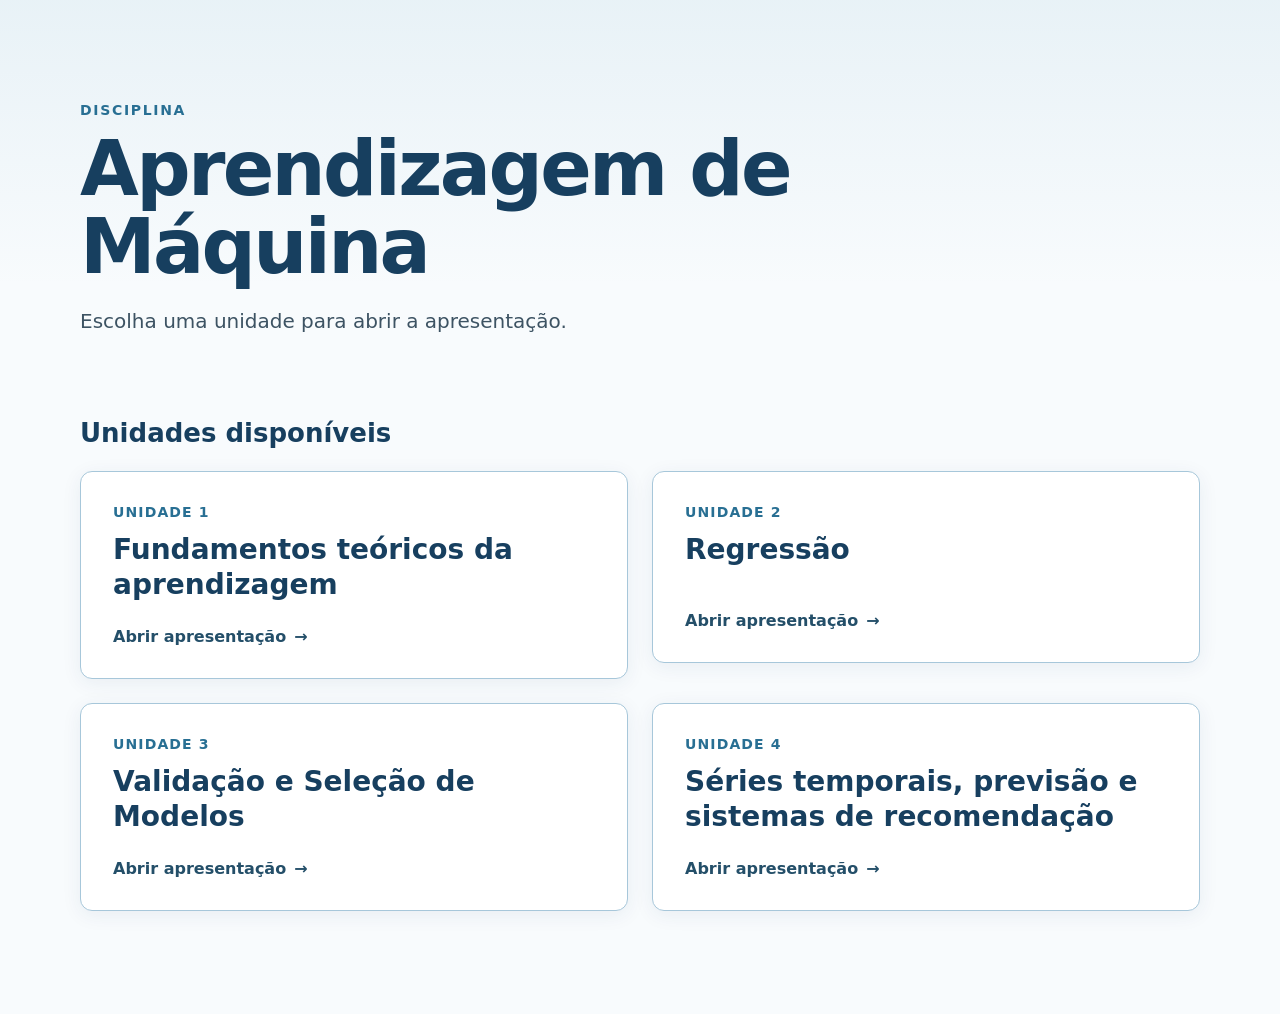
<file: index.html>
<!doctype html>
<html lang="pt-BR">
<head>
  <meta charset="utf-8">
  <meta name="viewport" content="width=device-width, initial-scale=1">
  <meta name="description" content="Catálogo das unidades da disciplina Aprendizagem de Máquina.">
  <title>Aprendizagem de Máquina — Unidades</title>
  <script>
    (() => {
      const hasRevealHash = window.location.hash.startsWith("#/");
      const hasPrintPdf = new URLSearchParams(window.location.search).has("print-pdf");

      if (hasRevealHash || hasPrintPdf) {
        window.location.replace(`./unidade-1/${window.location.search}${window.location.hash}`);
      }
    })();
  </script>
  <link rel="stylesheet" href="./assets/catalog.css">
</head>
<body class="catalog-page">
  <main class="catalog-main">
    <header class="catalog-header">
      <p class="catalog-course">Disciplina</p>
      <h1>Aprendizagem de Máquina</h1>
      <p class="catalog-intro">Escolha uma unidade para abrir a apresentação.</p>
    </header>

    <nav class="catalog-units" aria-labelledby="units-title">
      <h2 id="units-title">Unidades disponíveis</h2>
      <ol class="catalog-list">
        <li>
          <a class="catalog-card" href="./unidade-1/" aria-label="Abrir Unidade 1 — Fundamentos teóricos da aprendizagem">
            <span class="catalog-unit">Unidade 1</span>
            <span class="catalog-title">Fundamentos teóricos da aprendizagem</span>
            <span class="catalog-action">Abrir apresentação <span aria-hidden="true">→</span></span>
          </a>
        </li>
        <li>
          <a class="catalog-card" href="./unidade-2/" aria-label="Abrir Unidade 2 — Regressão">
            <span class="catalog-unit">Unidade 2</span>
            <span class="catalog-title">Regressão</span>
            <span class="catalog-action">Abrir apresentação <span aria-hidden="true">→</span></span>
          </a>
        </li>
        <li>
          <a class="catalog-card" href="./unidade-3/" aria-label="Abrir Unidade 3 — Validação e Seleção de Modelos">
            <span class="catalog-unit">Unidade 3</span>
            <span class="catalog-title">Validação e Seleção de Modelos</span>
            <span class="catalog-action">Abrir apresentação <span aria-hidden="true">→</span></span>
          </a>
        </li>
        <li>
          <a class="catalog-card" href="./unidade-4/" aria-label="Abrir Unidade 4 — Séries temporais, previsão e sistemas de recomendação">
            <span class="catalog-unit">Unidade 4</span>
            <span class="catalog-title">Séries temporais, previsão e sistemas de recomendação</span>
            <span class="catalog-action">Abrir apresentação <span aria-hidden="true">→</span></span>
          </a>
        </li>
      </ol>
    </nav>
  </main>
</body>
</html>
</file>
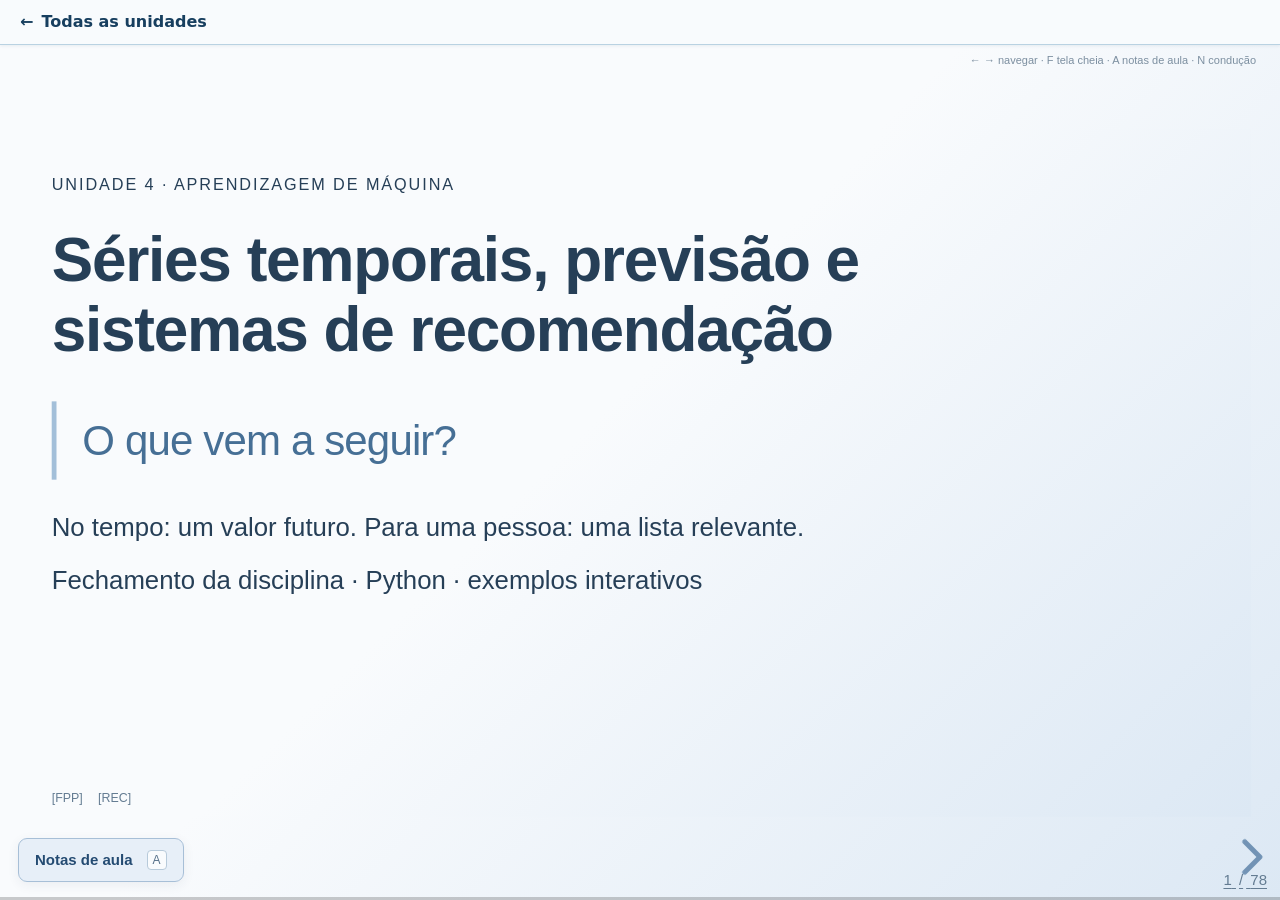
<file: unidade-4/index.html>
<!DOCTYPE html><html lang="pt-BR"><head><meta charset="utf-8"><meta name="viewport" content="width=device-width, initial-scale=1"><title>Unidade 4 · Séries temporais, previsão e sistemas de recomendação</title><style>/* http://meyerweb.com/eric/tools/css/reset/
   v4.0 | 20180602
   License: none (public domain)
*/

html, body, div, span, applet, object, iframe,
h1, h2, h3, h4, h5, h6, p, blockquote, pre,
a, abbr, acronym, address, big, cite, code,
del, dfn, em, img, ins, kbd, q, s, samp,
small, strike, strong, sub, sup, tt, var,
b, u, i, center,
dl, dt, dd, ol, ul, li,
fieldset, form, label, legend,
table, caption, tbody, tfoot, thead, tr, th, td,
article, aside, canvas, details, embed,
figure, figcaption, footer, header, hgroup,
main, menu, nav, output, ruby, section, summary,
time, mark, audio, video {
  margin: 0;
  padding: 0;
  border: 0;
  font-size: 100%;
  font: inherit;
  vertical-align: baseline;
}
/* HTML5 display-role reset for older browsers */
article, aside, details, figcaption, figure,
footer, header, hgroup, main, menu, nav, section {
  display: block;
}
/**
 * reveal.js 5.2.0
 * https://revealjs.com
 * MIT licensed
 *
 * Copyright (C) 2011-2024 Hakim El Hattab, https://hakim.se
 */

.reveal .r-stretch,.reveal .stretch{max-width:none;max-height:none}.reveal pre.r-stretch code,.reveal pre.stretch code{height:100%;max-height:100%;box-sizing:border-box}.reveal .r-fit-text{display:inline-block;white-space:nowrap}.reveal .r-stack{display:grid;grid-template-rows:100%}.reveal .r-stack>*{grid-area:1/1;margin:auto}.reveal .r-hstack,.reveal .r-vstack{display:flex}.reveal .r-hstack img,.reveal .r-hstack video,.reveal .r-vstack img,.reveal .r-vstack video{min-width:0;min-height:0;object-fit:contain}.reveal .r-vstack{flex-direction:column;align-items:center;justify-content:center}.reveal .r-hstack{flex-direction:row;align-items:center;justify-content:center}.reveal .items-stretch{align-items:stretch}.reveal .items-start{align-items:flex-start}.reveal .items-center{align-items:center}.reveal .items-end{align-items:flex-end}.reveal .justify-between{justify-content:space-between}.reveal .justify-around{justify-content:space-around}.reveal .justify-start{justify-content:flex-start}.reveal .justify-center{justify-content:center}.reveal .justify-end{justify-content:flex-end}html.reveal-full-page{width:100%;height:100%;height:100vh;height:calc(var(--vh,1vh) * 100);height:100dvh;overflow:hidden}.reveal-viewport{height:100%;overflow:hidden;position:relative;line-height:1;margin:0;background-color:#fff;color:#000;--r-controls-spacing:12px;--r-overlay-header-height:40px;--r-overlay-margin:0px;--r-overlay-padding:6px;--r-overlay-gap:5px}@media screen and (max-width:1024px),(max-height:768px){.reveal-viewport{--r-overlay-header-height:26px}}.reveal-viewport:fullscreen{top:0!important;left:0!important;width:100%!important;height:100%!important;transform:none!important}.reveal .fragment{transition:all .2s ease}.reveal .fragment:not(.custom){opacity:0;visibility:hidden;will-change:opacity}.reveal .fragment.visible{opacity:1;visibility:inherit}.reveal .fragment.disabled{transition:none}.reveal .fragment.grow{opacity:1;visibility:inherit}.reveal .fragment.grow.visible{transform:scale(1.3)}.reveal .fragment.shrink{opacity:1;visibility:inherit}.reveal .fragment.shrink.visible{transform:scale(.7)}.reveal .fragment.zoom-in{transform:scale(.1)}.reveal .fragment.zoom-in.visible{transform:none}.reveal .fragment.fade-out{opacity:1;visibility:inherit}.reveal .fragment.fade-out.visible{opacity:0;visibility:hidden}.reveal .fragment.semi-fade-out{opacity:1;visibility:inherit}.reveal .fragment.semi-fade-out.visible{opacity:.5;visibility:inherit}.reveal .fragment.strike{opacity:1;visibility:inherit}.reveal .fragment.strike.visible{text-decoration:line-through}.reveal .fragment.fade-up{transform:translate(0,40px)}.reveal .fragment.fade-up.visible{transform:translate(0,0)}.reveal .fragment.fade-down{transform:translate(0,-40px)}.reveal .fragment.fade-down.visible{transform:translate(0,0)}.reveal .fragment.fade-right{transform:translate(-40px,0)}.reveal .fragment.fade-right.visible{transform:translate(0,0)}.reveal .fragment.fade-left{transform:translate(40px,0)}.reveal .fragment.fade-left.visible{transform:translate(0,0)}.reveal .fragment.current-visible,.reveal .fragment.fade-in-then-out{opacity:0;visibility:hidden}.reveal .fragment.current-visible.current-fragment,.reveal .fragment.fade-in-then-out.current-fragment{opacity:1;visibility:inherit}.reveal .fragment.fade-in-then-semi-out{opacity:0;visibility:hidden}.reveal .fragment.fade-in-then-semi-out.visible{opacity:.5;visibility:inherit}.reveal .fragment.fade-in-then-semi-out.current-fragment{opacity:1;visibility:inherit}.reveal .fragment.highlight-blue,.reveal .fragment.highlight-current-blue,.reveal .fragment.highlight-current-green,.reveal .fragment.highlight-current-red,.reveal .fragment.highlight-green,.reveal .fragment.highlight-red{opacity:1;visibility:inherit}.reveal .fragment.highlight-red.visible{color:#ff2c2d}.reveal .fragment.highlight-green.visible{color:#17ff2e}.reveal .fragment.highlight-blue.visible{color:#1b91ff}.reveal .fragment.highlight-current-red.current-fragment{color:#ff2c2d}.reveal .fragment.highlight-current-green.current-fragment{color:#17ff2e}.reveal .fragment.highlight-current-blue.current-fragment{color:#1b91ff}.reveal:after{content:"";font-style:italic}.reveal iframe{z-index:1}.reveal a{position:relative}@keyframes bounce-right{0%,10%,25%,40%,50%{transform:translateX(0)}20%{transform:translateX(10px)}30%{transform:translateX(-5px)}}@keyframes bounce-left{0%,10%,25%,40%,50%{transform:translateX(0)}20%{transform:translateX(-10px)}30%{transform:translateX(5px)}}@keyframes bounce-down{0%,10%,25%,40%,50%{transform:translateY(0)}20%{transform:translateY(10px)}30%{transform:translateY(-5px)}}.reveal .controls{display:none;position:absolute;top:auto;bottom:var(--r-controls-spacing);right:var(--r-controls-spacing);left:auto;z-index:11;color:#000;pointer-events:none;font-size:10px}.reveal .controls button{position:absolute;padding:0;background-color:transparent;border:0;outline:0;cursor:pointer;color:currentColor;transform:scale(.9999);transition:color .2s ease,opacity .2s ease,transform .2s ease;z-index:2;pointer-events:auto;font-size:inherit;visibility:hidden;opacity:0;-webkit-appearance:none;-webkit-tap-highlight-color:transparent}.reveal .controls .controls-arrow:after,.reveal .controls .controls-arrow:before{content:"";position:absolute;top:0;left:0;width:2.6em;height:.5em;border-radius:.25em;background-color:currentColor;transition:all .15s ease,background-color .8s ease;transform-origin:.2em 50%;will-change:transform}.reveal .controls .controls-arrow{position:relative;width:3.6em;height:3.6em}.reveal .controls .controls-arrow:before{transform:translateX(.5em) translateY(1.55em) rotate(45deg)}.reveal .controls .controls-arrow:after{transform:translateX(.5em) translateY(1.55em) rotate(-45deg)}.reveal .controls .controls-arrow:hover:before{transform:translateX(.5em) translateY(1.55em) rotate(40deg)}.reveal .controls .controls-arrow:hover:after{transform:translateX(.5em) translateY(1.55em) rotate(-40deg)}.reveal .controls .controls-arrow:active:before{transform:translateX(.5em) translateY(1.55em) rotate(36deg)}.reveal .controls .controls-arrow:active:after{transform:translateX(.5em) translateY(1.55em) rotate(-36deg)}.reveal .controls .navigate-left{right:6.4em;bottom:3.2em;transform:translateX(-10px)}.reveal .controls .navigate-left.highlight{animation:bounce-left 2s 50 both ease-out}.reveal .controls .navigate-right{right:0;bottom:3.2em;transform:translateX(10px)}.reveal .controls .navigate-right .controls-arrow{transform:rotate(180deg)}.reveal .controls .navigate-right.highlight{animation:bounce-right 2s 50 both ease-out}.reveal .controls .navigate-up{right:3.2em;bottom:6.4em;transform:translateY(-10px)}.reveal .controls .navigate-up .controls-arrow{transform:rotate(90deg)}.reveal .controls .navigate-down{right:3.2em;bottom:-1.4em;padding-bottom:1.4em;transform:translateY(10px)}.reveal .controls .navigate-down .controls-arrow{transform:rotate(-90deg)}.reveal .controls .navigate-down.highlight{animation:bounce-down 2s 50 both ease-out}.reveal .controls[data-controls-back-arrows=faded] .navigate-up.enabled{opacity:.3}.reveal .controls[data-controls-back-arrows=faded] .navigate-up.enabled:hover{opacity:1}.reveal .controls[data-controls-back-arrows=hidden] .navigate-up.enabled{opacity:0;visibility:hidden}.reveal .controls .enabled{visibility:visible;opacity:.9;cursor:pointer;transform:none}.reveal .controls .enabled.fragmented{opacity:.5}.reveal .controls .enabled.fragmented:hover,.reveal .controls .enabled:hover{opacity:1}.reveal:not(.rtl) .controls[data-controls-back-arrows=faded] .navigate-left.enabled{opacity:.3}.reveal:not(.rtl) .controls[data-controls-back-arrows=faded] .navigate-left.enabled:hover{opacity:1}.reveal:not(.rtl) .controls[data-controls-back-arrows=hidden] .navigate-left.enabled{opacity:0;visibility:hidden}.reveal.rtl .controls[data-controls-back-arrows=faded] .navigate-right.enabled{opacity:.3}.reveal.rtl .controls[data-controls-back-arrows=faded] .navigate-right.enabled:hover{opacity:1}.reveal.rtl .controls[data-controls-back-arrows=hidden] .navigate-right.enabled{opacity:0;visibility:hidden}.reveal[data-navigation-mode=linear].has-horizontal-slides .navigate-down,.reveal[data-navigation-mode=linear].has-horizontal-slides .navigate-up{display:none}.reveal:not(.has-vertical-slides) .controls .navigate-left,.reveal[data-navigation-mode=linear].has-horizontal-slides .navigate-left{bottom:1.4em;right:5.5em}.reveal:not(.has-vertical-slides) .controls .navigate-right,.reveal[data-navigation-mode=linear].has-horizontal-slides .navigate-right{bottom:1.4em;right:.5em}.reveal:not(.has-horizontal-slides) .controls .navigate-up{right:1.4em;bottom:5em}.reveal:not(.has-horizontal-slides) .controls .navigate-down{right:1.4em;bottom:.5em}.reveal.has-dark-background .controls{color:#fff}.reveal.has-light-background .controls{color:#000}.reveal.no-hover .controls .controls-arrow:active:before,.reveal.no-hover .controls .controls-arrow:hover:before{transform:translateX(.5em) translateY(1.55em) rotate(45deg)}.reveal.no-hover .controls .controls-arrow:active:after,.reveal.no-hover .controls .controls-arrow:hover:after{transform:translateX(.5em) translateY(1.55em) rotate(-45deg)}@media screen and (min-width:500px){.reveal-viewport{--r-controls-spacing:0.8em}.reveal .controls[data-controls-layout=edges]{top:0;right:0;bottom:0;left:0}.reveal .controls[data-controls-layout=edges] .navigate-down,.reveal .controls[data-controls-layout=edges] .navigate-left,.reveal .controls[data-controls-layout=edges] .navigate-right,.reveal .controls[data-controls-layout=edges] .navigate-up{bottom:auto;right:auto}.reveal .controls[data-controls-layout=edges] .navigate-left{top:50%;left:var(--r-controls-spacing);margin-top:-1.8em}.reveal .controls[data-controls-layout=edges] .navigate-right{top:50%;right:var(--r-controls-spacing);margin-top:-1.8em}.reveal .controls[data-controls-layout=edges] .navigate-up{top:var(--r-controls-spacing);left:50%;margin-left:-1.8em}.reveal .controls[data-controls-layout=edges] .navigate-down{bottom:calc(var(--r-controls-spacing) - 1.4em + .3em);left:50%;margin-left:-1.8em}}.reveal .progress{position:absolute;display:none;height:3px;width:100%;bottom:0;left:0;z-index:10;background-color:rgba(0,0,0,.2);color:#fff}.reveal .progress:after{content:"";display:block;position:absolute;height:10px;width:100%;top:-10px}.reveal .progress span{display:block;height:100%;width:100%;background-color:currentColor;transition:transform .8s cubic-bezier(.26,.86,.44,.985);transform-origin:0 0;transform:scaleX(0)}.reveal .slide-number{position:absolute;display:block;right:8px;bottom:8px;z-index:31;font-family:Helvetica,sans-serif;font-size:12px;line-height:1;color:#fff;background-color:rgba(0,0,0,.4);padding:5px}.reveal .slide-number a{color:currentColor}.reveal .slide-number-delimiter{margin:0 3px}.reveal{position:relative;width:100%;height:100%;overflow:hidden;touch-action:pinch-zoom}.reveal.embedded{touch-action:pan-y}.reveal.embedded.is-vertical-slide{touch-action:none}.reveal .slides{position:absolute;width:100%;height:100%;top:0;right:0;bottom:0;left:0;margin:auto;pointer-events:none;overflow:visible;z-index:1;text-align:center;perspective:600px;perspective-origin:50% 40%}.reveal .slides>section{perspective:600px}.reveal .slides>section,.reveal .slides>section>section{display:none;position:absolute;width:100%;pointer-events:auto;z-index:10;transform-style:flat;transition:transform-origin .8s cubic-bezier(.26,.86,.44,.985),transform .8s cubic-bezier(.26,.86,.44,.985),visibility .8s cubic-bezier(.26,.86,.44,.985),opacity .8s cubic-bezier(.26,.86,.44,.985)}.reveal[data-transition-speed=fast] .slides section{transition-duration:.4s}.reveal[data-transition-speed=slow] .slides section{transition-duration:1.2s}.reveal .slides section[data-transition-speed=fast]{transition-duration:.4s}.reveal .slides section[data-transition-speed=slow]{transition-duration:1.2s}.reveal .slides>section.stack{padding-top:0;padding-bottom:0;pointer-events:none;height:100%}.reveal .slides>section.present,.reveal .slides>section>section.present{display:block;z-index:11;opacity:1}.reveal .slides>section:empty,.reveal .slides>section>section:empty,.reveal .slides>section>section[data-background-interactive],.reveal .slides>section[data-background-interactive]{pointer-events:none}.reveal.center,.reveal.center .slides,.reveal.center .slides section{min-height:0!important}.reveal .slides>section:not(.present),.reveal .slides>section>section:not(.present){pointer-events:none}.reveal.overview .slides>section,.reveal.overview .slides>section>section{pointer-events:auto}.reveal .slides>section.future,.reveal .slides>section.future>section,.reveal .slides>section.past,.reveal .slides>section.past>section,.reveal .slides>section>section.future,.reveal .slides>section>section.past{opacity:0}.reveal .slides>section[data-transition=slide].past,.reveal .slides>section[data-transition~=slide-out].past,.reveal.slide .slides>section:not([data-transition]).past{transform:translate(-150%,0)}.reveal .slides>section[data-transition=slide].future,.reveal .slides>section[data-transition~=slide-in].future,.reveal.slide .slides>section:not([data-transition]).future{transform:translate(150%,0)}.reveal .slides>section>section[data-transition=slide].past,.reveal .slides>section>section[data-transition~=slide-out].past,.reveal.slide .slides>section>section:not([data-transition]).past{transform:translate(0,-150%)}.reveal .slides>section>section[data-transition=slide].future,.reveal .slides>section>section[data-transition~=slide-in].future,.reveal.slide .slides>section>section:not([data-transition]).future{transform:translate(0,150%)}.reveal .slides>section[data-transition=linear].past,.reveal .slides>section[data-transition~=linear-out].past,.reveal.linear .slides>section:not([data-transition]).past{transform:translate(-150%,0)}.reveal .slides>section[data-transition=linear].future,.reveal .slides>section[data-transition~=linear-in].future,.reveal.linear .slides>section:not([data-transition]).future{transform:translate(150%,0)}.reveal .slides>section>section[data-transition=linear].past,.reveal .slides>section>section[data-transition~=linear-out].past,.reveal.linear .slides>section>section:not([data-transition]).past{transform:translate(0,-150%)}.reveal .slides>section>section[data-transition=linear].future,.reveal .slides>section>section[data-transition~=linear-in].future,.reveal.linear .slides>section>section:not([data-transition]).future{transform:translate(0,150%)}.reveal .slides section[data-transition=default].stack,.reveal.default .slides section.stack{transform-style:preserve-3d}.reveal .slides>section[data-transition=default].past,.reveal .slides>section[data-transition~=default-out].past,.reveal.default .slides>section:not([data-transition]).past{transform:translate3d(-100%,0,0) rotateY(-90deg) translate3d(-100%,0,0)}.reveal .slides>section[data-transition=default].future,.reveal .slides>section[data-transition~=default-in].future,.reveal.default .slides>section:not([data-transition]).future{transform:translate3d(100%,0,0) rotateY(90deg) translate3d(100%,0,0)}.reveal .slides>section>section[data-transition=default].past,.reveal .slides>section>section[data-transition~=default-out].past,.reveal.default .slides>section>section:not([data-transition]).past{transform:translate3d(0,-300px,0) rotateX(70deg) translate3d(0,-300px,0)}.reveal .slides>section>section[data-transition=default].future,.reveal .slides>section>section[data-transition~=default-in].future,.reveal.default .slides>section>section:not([data-transition]).future{transform:translate3d(0,300px,0) rotateX(-70deg) translate3d(0,300px,0)}.reveal .slides section[data-transition=convex].stack,.reveal.convex .slides section.stack{transform-style:preserve-3d}.reveal .slides>section[data-transition=convex].past,.reveal .slides>section[data-transition~=convex-out].past,.reveal.convex .slides>section:not([data-transition]).past{transform:translate3d(-100%,0,0) rotateY(-90deg) translate3d(-100%,0,0)}.reveal .slides>section[data-transition=convex].future,.reveal .slides>section[data-transition~=convex-in].future,.reveal.convex .slides>section:not([data-transition]).future{transform:translate3d(100%,0,0) rotateY(90deg) translate3d(100%,0,0)}.reveal .slides>section>section[data-transition=convex].past,.reveal .slides>section>section[data-transition~=convex-out].past,.reveal.convex .slides>section>section:not([data-transition]).past{transform:translate3d(0,-300px,0) rotateX(70deg) translate3d(0,-300px,0)}.reveal .slides>section>section[data-transition=convex].future,.reveal .slides>section>section[data-transition~=convex-in].future,.reveal.convex .slides>section>section:not([data-transition]).future{transform:translate3d(0,300px,0) rotateX(-70deg) translate3d(0,300px,0)}.reveal .slides section[data-transition=concave].stack,.reveal.concave .slides section.stack{transform-style:preserve-3d}.reveal .slides>section[data-transition=concave].past,.reveal .slides>section[data-transition~=concave-out].past,.reveal.concave .slides>section:not([data-transition]).past{transform:translate3d(-100%,0,0) rotateY(90deg) translate3d(-100%,0,0)}.reveal .slides>section[data-transition=concave].future,.reveal .slides>section[data-transition~=concave-in].future,.reveal.concave .slides>section:not([data-transition]).future{transform:translate3d(100%,0,0) rotateY(-90deg) translate3d(100%,0,0)}.reveal .slides>section>section[data-transition=concave].past,.reveal .slides>section>section[data-transition~=concave-out].past,.reveal.concave .slides>section>section:not([data-transition]).past{transform:translate3d(0,-80%,0) rotateX(-70deg) translate3d(0,-80%,0)}.reveal .slides>section>section[data-transition=concave].future,.reveal .slides>section>section[data-transition~=concave-in].future,.reveal.concave .slides>section>section:not([data-transition]).future{transform:translate3d(0,80%,0) rotateX(70deg) translate3d(0,80%,0)}.reveal .slides section[data-transition=zoom],.reveal.zoom .slides section:not([data-transition]){transition-timing-function:ease}.reveal .slides>section[data-transition=zoom].past,.reveal .slides>section[data-transition~=zoom-out].past,.reveal.zoom .slides>section:not([data-transition]).past{visibility:hidden;transform:scale(16)}.reveal .slides>section[data-transition=zoom].future,.reveal .slides>section[data-transition~=zoom-in].future,.reveal.zoom .slides>section:not([data-transition]).future{visibility:hidden;transform:scale(.2)}.reveal .slides>section>section[data-transition=zoom].past,.reveal .slides>section>section[data-transition~=zoom-out].past,.reveal.zoom .slides>section>section:not([data-transition]).past{transform:scale(16)}.reveal .slides>section>section[data-transition=zoom].future,.reveal .slides>section>section[data-transition~=zoom-in].future,.reveal.zoom .slides>section>section:not([data-transition]).future{transform:scale(.2)}.reveal.cube .slides{perspective:1300px}.reveal.cube .slides section{padding:30px;min-height:700px;backface-visibility:hidden;box-sizing:border-box;transform-style:preserve-3d}.reveal.center.cube .slides section{min-height:0}.reveal.cube .slides section:not(.stack):before{content:"";position:absolute;display:block;width:100%;height:100%;left:0;top:0;background:rgba(0,0,0,.1);border-radius:4px;transform:translateZ(-20px)}.reveal.cube .slides section:not(.stack):after{content:"";position:absolute;display:block;width:90%;height:30px;left:5%;bottom:0;background:0 0;z-index:1;border-radius:4px;box-shadow:0 95px 25px rgba(0,0,0,.2);transform:translateZ(-90px) rotateX(65deg)}.reveal.cube .slides>section.stack{padding:0;background:0 0}.reveal.cube .slides>section.past{transform-origin:100% 0;transform:translate3d(-100%,0,0) rotateY(-90deg)}.reveal.cube .slides>section.future{transform-origin:0 0;transform:translate3d(100%,0,0) rotateY(90deg)}.reveal.cube .slides>section>section.past{transform-origin:0 100%;transform:translate3d(0,-100%,0) rotateX(90deg)}.reveal.cube .slides>section>section.future{transform-origin:0 0;transform:translate3d(0,100%,0) rotateX(-90deg)}.reveal.page .slides{perspective-origin:0 50%;perspective:3000px}.reveal.page .slides section{padding:30px;min-height:700px;box-sizing:border-box;transform-style:preserve-3d}.reveal.page .slides section.past{z-index:12}.reveal.page .slides section:not(.stack):before{content:"";position:absolute;display:block;width:100%;height:100%;left:0;top:0;background:rgba(0,0,0,.1);transform:translateZ(-20px)}.reveal.page .slides section:not(.stack):after{content:"";position:absolute;display:block;width:90%;height:30px;left:5%;bottom:0;background:0 0;z-index:1;border-radius:4px;box-shadow:0 95px 25px rgba(0,0,0,.2);transform:translateZ(-90px) rotateX(65deg)}.reveal.page .slides>section.stack{padding:0;background:0 0}.reveal.page .slides>section.past{transform-origin:0 0;transform:translate3d(-40%,0,0) rotateY(-80deg)}.reveal.page .slides>section.future{transform-origin:100% 0;transform:translate3d(0,0,0)}.reveal.page .slides>section>section.past{transform-origin:0 0;transform:translate3d(0,-40%,0) rotateX(80deg)}.reveal.page .slides>section>section.future{transform-origin:0 100%;transform:translate3d(0,0,0)}.reveal .slides section[data-transition=fade],.reveal.fade .slides section:not([data-transition]),.reveal.fade .slides>section>section:not([data-transition]){transform:none;transition:opacity .5s}.reveal.fade.overview .slides section,.reveal.fade.overview .slides>section>section{transition:none}.reveal .slides section[data-transition=none],.reveal.none .slides section:not([data-transition]){transform:none;transition:none}.reveal .pause-overlay{position:absolute;top:0;left:0;width:100%;height:100%;background:#000;visibility:hidden;opacity:0;z-index:100;transition:all 1s ease}.reveal .pause-overlay .resume-button{position:absolute;bottom:20px;right:20px;color:#ccc;border-radius:2px;padding:6px 14px;border:2px solid #ccc;font-size:16px;background:0 0;cursor:pointer}.reveal .pause-overlay .resume-button:hover{color:#fff;border-color:#fff}.reveal.paused .pause-overlay{visibility:visible;opacity:1}.reveal .no-transition,.reveal .no-transition *,.reveal .slides.disable-slide-transitions section{transition:none!important}.reveal .slides.disable-slide-transitions section{transform:none!important}.reveal .backgrounds{position:absolute;width:100%;height:100%;top:0;left:0;perspective:600px}.reveal .slide-background{display:none;position:absolute;width:100%;height:100%;opacity:0;visibility:hidden;overflow:hidden;background-color:rgba(0,0,0,0);transition:all .8s cubic-bezier(.26,.86,.44,.985)}.reveal .slide-background-content{position:absolute;width:100%;height:100%;background-position:50% 50%;background-repeat:no-repeat;background-size:cover}.reveal .slide-background.stack{display:block}.reveal .slide-background.present{opacity:1;visibility:visible;z-index:2}.print-pdf .reveal .slide-background{opacity:1!important;visibility:visible!important}.reveal .slide-background video{position:absolute;width:100%;height:100%;max-width:none;max-height:none;top:0;left:0;object-fit:cover}.reveal .slide-background[data-background-size=contain] video{object-fit:contain}.reveal>.backgrounds .slide-background[data-background-transition=none],.reveal[data-background-transition=none]>.backgrounds .slide-background:not([data-background-transition]){transition:none}.reveal>.backgrounds .slide-background[data-background-transition=slide],.reveal[data-background-transition=slide]>.backgrounds .slide-background:not([data-background-transition]){opacity:1}.reveal>.backgrounds .slide-background.past[data-background-transition=slide],.reveal[data-background-transition=slide]>.backgrounds .slide-background.past:not([data-background-transition]){transform:translate(-100%,0)}.reveal>.backgrounds .slide-background.future[data-background-transition=slide],.reveal[data-background-transition=slide]>.backgrounds .slide-background.future:not([data-background-transition]){transform:translate(100%,0)}.reveal>.backgrounds .slide-background>.slide-background.past[data-background-transition=slide],.reveal[data-background-transition=slide]>.backgrounds .slide-background>.slide-background.past:not([data-background-transition]){transform:translate(0,-100%)}.reveal>.backgrounds .slide-background>.slide-background.future[data-background-transition=slide],.reveal[data-background-transition=slide]>.backgrounds .slide-background>.slide-background.future:not([data-background-transition]){transform:translate(0,100%)}.reveal>.backgrounds .slide-background.past[data-background-transition=convex],.reveal[data-background-transition=convex]>.backgrounds .slide-background.past:not([data-background-transition]){opacity:0;transform:translate3d(-100%,0,0) rotateY(-90deg) translate3d(-100%,0,0)}.reveal>.backgrounds .slide-background.future[data-background-transition=convex],.reveal[data-background-transition=convex]>.backgrounds .slide-background.future:not([data-background-transition]){opacity:0;transform:translate3d(100%,0,0) rotateY(90deg) translate3d(100%,0,0)}.reveal>.backgrounds .slide-background>.slide-background.past[data-background-transition=convex],.reveal[data-background-transition=convex]>.backgrounds .slide-background>.slide-background.past:not([data-background-transition]){opacity:0;transform:translate3d(0,-100%,0) rotateX(90deg) translate3d(0,-100%,0)}.reveal>.backgrounds .slide-background>.slide-background.future[data-background-transition=convex],.reveal[data-background-transition=convex]>.backgrounds .slide-background>.slide-background.future:not([data-background-transition]){opacity:0;transform:translate3d(0,100%,0) rotateX(-90deg) translate3d(0,100%,0)}.reveal>.backgrounds .slide-background.past[data-background-transition=concave],.reveal[data-background-transition=concave]>.backgrounds .slide-background.past:not([data-background-transition]){opacity:0;transform:translate3d(-100%,0,0) rotateY(90deg) translate3d(-100%,0,0)}.reveal>.backgrounds .slide-background.future[data-background-transition=concave],.reveal[data-background-transition=concave]>.backgrounds .slide-background.future:not([data-background-transition]){opacity:0;transform:translate3d(100%,0,0) rotateY(-90deg) translate3d(100%,0,0)}.reveal>.backgrounds .slide-background>.slide-background.past[data-background-transition=concave],.reveal[data-background-transition=concave]>.backgrounds .slide-background>.slide-background.past:not([data-background-transition]){opacity:0;transform:translate3d(0,-100%,0) rotateX(-90deg) translate3d(0,-100%,0)}.reveal>.backgrounds .slide-background>.slide-background.future[data-background-transition=concave],.reveal[data-background-transition=concave]>.backgrounds .slide-background>.slide-background.future:not([data-background-transition]){opacity:0;transform:translate3d(0,100%,0) rotateX(90deg) translate3d(0,100%,0)}.reveal>.backgrounds .slide-background[data-background-transition=zoom],.reveal[data-background-transition=zoom]>.backgrounds .slide-background:not([data-background-transition]){transition-timing-function:ease}.reveal>.backgrounds .slide-background.past[data-background-transition=zoom],.reveal[data-background-transition=zoom]>.backgrounds .slide-background.past:not([data-background-transition]){opacity:0;visibility:hidden;transform:scale(16)}.reveal>.backgrounds .slide-background.future[data-background-transition=zoom],.reveal[data-background-transition=zoom]>.backgrounds .slide-background.future:not([data-background-transition]){opacity:0;visibility:hidden;transform:scale(.2)}.reveal>.backgrounds .slide-background>.slide-background.past[data-background-transition=zoom],.reveal[data-background-transition=zoom]>.backgrounds .slide-background>.slide-background.past:not([data-background-transition]){opacity:0;visibility:hidden;transform:scale(16)}.reveal>.backgrounds .slide-background>.slide-background.future[data-background-transition=zoom],.reveal[data-background-transition=zoom]>.backgrounds .slide-background>.slide-background.future:not([data-background-transition]){opacity:0;visibility:hidden;transform:scale(.2)}.reveal[data-transition-speed=fast]>.backgrounds .slide-background{transition-duration:.4s}.reveal[data-transition-speed=slow]>.backgrounds .slide-background{transition-duration:1.2s}.reveal [data-auto-animate-target^=unmatched]{will-change:opacity}.reveal section[data-auto-animate]:not(.stack):not([data-auto-animate=running]) [data-auto-animate-target^=unmatched]{opacity:0}.reveal.overview{perspective-origin:50% 50%;perspective:700px}.reveal.overview .slides section{height:100%;top:0!important;opacity:1!important;overflow:hidden;visibility:visible!important;cursor:pointer;box-sizing:border-box}.reveal.overview .slides section.present,.reveal.overview .slides section:hover{outline:10px solid rgba(150,150,150,.4);outline-offset:10px}.reveal.overview .slides section .fragment{opacity:1;transition:none}.reveal.overview .slides section:after,.reveal.overview .slides section:before{display:none!important}.reveal.overview .slides>section.stack{padding:0;top:0!important;background:0 0;outline:0;overflow:visible}.reveal.overview .backgrounds{perspective:inherit}.reveal.overview .backgrounds .slide-background{opacity:1;visibility:visible;outline:10px solid rgba(150,150,150,.1);outline-offset:10px}.reveal.overview .backgrounds .slide-background.stack{overflow:visible}.reveal.overview .slides section,.reveal.overview-deactivating .slides section{transition:none}.reveal.overview .backgrounds .slide-background,.reveal.overview-deactivating .backgrounds .slide-background{transition:none}.reveal.rtl .slides,.reveal.rtl .slides h1,.reveal.rtl .slides h2,.reveal.rtl .slides h3,.reveal.rtl .slides h4,.reveal.rtl .slides h5,.reveal.rtl .slides h6{direction:rtl;font-family:sans-serif}.reveal.rtl code,.reveal.rtl pre{direction:ltr}.reveal.rtl ol,.reveal.rtl ul{text-align:right}.reveal.rtl .progress span{transform-origin:100% 0}.reveal.has-parallax-background .backgrounds{transition:all .8s ease}.reveal.has-parallax-background[data-transition-speed=fast] .backgrounds{transition-duration:.4s}.reveal.has-parallax-background[data-transition-speed=slow] .backgrounds{transition-duration:1.2s}@keyframes fade-in{from{opacity:0}to{opacity:1}}@keyframes scale-up{from{transform:scale(.95)}to{transform:scale(1)}}.reveal [data-preview-image],.reveal [data-preview-link]:not(a):not([data-preview-link=false]),.reveal [data-preview-video]{cursor:zoom-in}.r-overlay{position:absolute;top:var(--r-overlay-margin);right:var(--r-overlay-margin);bottom:var(--r-overlay-margin);left:var(--r-overlay-margin);border-radius:min(var(--r-overlay-margin),6px);z-index:99;background:rgba(0,0,0,.95);-webkit-backdrop-filter:blur(10px);backdrop-filter:blur(10px);transition:all .3s ease;color:#fff;animation:fade-in .3s ease;font-family:ui-sans-serif,system-ui,-apple-system,Helvetica,sans-serif}.r-overlay-viewport{position:absolute;top:var(--r-overlay-padding);right:var(--r-overlay-padding);bottom:var(--r-overlay-padding);left:var(--r-overlay-padding);gap:var(--r-overlay-gap);display:flex;flex-direction:column}.r-overlay-header{display:flex;z-index:2;box-sizing:border-box;align-items:center;justify-content:flex-end;height:var(--r-overlay-header-height);gap:6px}.r-overlay-header .r-overlay-button{all:unset;display:flex;align-items:center;justify-content:center;min-width:var(--r-overlay-header-height);min-height:var(--r-overlay-header-height);padding:0 calc(var(--r-overlay-header-height)/ 4);opacity:1;border-radius:6px;font-size:18px;gap:8px;cursor:pointer;box-sizing:border-box}.r-overlay-header .r-overlay-button:hover{opacity:1;background-color:rgba(255,255,255,.15)}.r-overlay-header .icon{display:inline-block;width:20px;height:20px;background-position:50% 50%;background-size:100%;background-repeat:no-repeat}.r-overlay-close .icon{background-image:url([data-uri])}.r-overlay-external .icon{background-image:url([data-uri])}.r-overlay-content{position:relative;display:grid;place-items:center;border-radius:6px;overflow:hidden;flex-grow:1;background-color:rgba(20,20,20,.8);animation:scale-up .5s cubic-bezier(.26,.86,.44,.985)}.r-overlay-spinner{position:absolute;display:block;top:50%;left:50%;width:32px;height:32px;margin:-16px 0 0 -16px;z-index:10;background-image:url([data-uri]%2F%2F%2F6%2Bvr8nJybW1tcDAwOjo6Nvb26ioqKOjo7Ozs%2FLy8vz8%2FAAAAAAAAAAAACH%2FC05FVFNDQVBFMi4wAwEAAAAh%2FhpDcmVhdGVkIHdpdGggYWpheGxvYWQuaW5mbwAh%[base64]%2FV%2FnmOM82XiHRLYKhKP1oZmADdEAAAh%2BQQJCgAAACwAAAAAIAAgAAAE6hDISWlZpOrNp1lGNRSdRpDUolIGw5RUYhhHukqFu8DsrEyqnWThGvAmhVlteBvojpTDDBUEIFwMFBRAmBkSgOrBFZogCASwBDEY%2FCZSg7GSE0gSCjQBMVG023xWBhklAnoEdhQEfyNqMIcKjhRsjEdnezB%2BA4k8gTwJhFuiW4dokXiloUepBAp5qaKpp6%2BHo7aWW54wl7obvEe0kRuoplCGepwSx2jJvqHEmGt6whJpGpfJCHmOoNHKaHx61WiSR92E4lbFoq%2BB6QDtuetcaBPnW6%2BO7wDHpIiK9SaVK5GgV543tzjgGcghAgAh%[base64]%2B%2BG%2Bw48edZPK%2BM6hLJpQg484enXIdQFSS1u6UhksENEQAAIfkECQoAAAAsAAAAACAAIAAABOcQyEmpGKLqzWcZRVUQnZYg1aBSh2GUVEIQ2aQOE%2BG%2BcD4ntpWkZQj1JIiZIogDFFyHI0UxQwFugMSOFIPJftfVAEoZLBbcLEFhlQiqGp1Vd140AUklUN3eCA51C1EWMzMCezCBBmkxVIVHBWd3HHl9JQOIJSdSnJ0TDKChCwUJjoWMPaGqDKannasMo6WnM562R5YluZRwur0wpgqZE7NKUm%2BFNRPIhjBJxKZteWuIBMN4zRMIVIhffcgojwCF117i4nlLnY5ztRLsnOk%2BaV%2BoJY7V7m76PdkS4trKcdg0Zc0tTcKkRAAAIfkECQoAAAAsAAAAACAAIAAABO4QyEkpKqjqzScpRaVkXZWQEximw1BSCUEIlDohrft6cpKCk5xid5MNJTaAIkekKGQkWyKHkvhKsR7ARmitkAYDYRIbUQRQjWBwJRzChi9CRlBcY1UN4g0%[base64]%[base64]%2BE71SRQeyqUToLA7VxF0JDyIQh%2FMVVPMt1ECZlfcjZJ9mIKoaTl1MRIl5o4CUKXOwmyrCInCKqcWtvadL2SYhyASyNDJ0uIiRMDjI0Fd30%2FiI2UA5GSS5UDj2l6NoqgOgN4gksEBgYFf0FDqKgHnyZ9OX8HrgYHdHpcHQULXAS2qKpENRg7eAMLC7kTBaixUYFkKAzWAAnLC7FLVxLWDBLKCwaKTULgEwbLA4hJtOkSBNqITT3xEgfLpBtzE%2FjiuL04RGEBgwWhShRgQExHBAAh%2BQQJCgAAACwAAAAAIAAgAAAE7xDISWlSqerNpyJKhWRdlSAVoVLCWk6JKlAqAavhO9UkUHsqlE6CwO1cRdCQ8iEIfzFVTzLdRAmZX3I2SfZiCqGk5dTESJeaOAlClzsJsqwiJwiqnFrb2nS9kmIcgEsjQydLiIlHehhpejaIjzh9eomSjZR%[base64]%2BE71SRQeyqUToLA7VxF0JDyIQh%[base64]%2BE71SRQeyqUToLA7VxF0JDyIQh%2FMVVPMt1ECZlfcjZJ9mIKoaTl1MRIl5o4CUKXOwmyrCInCKqcWtvadL2SYhyASyNDJ0uIiUd6GAULDJCRiXo1CpGXDJOUjY%2BYip9DhToJA4RBLwMLCwVDfRgbBAaqqoZ1XBMHswsHtxtFaH1iqaoGNgAIxRpbFAgfPQSqpbgGBqUD1wBXeCYp1AYZ19JJOYgH1KwA4UBvQwXUBxPqVD9L3sbp2BNk2xvvFPJd%2BMFCN6HAAIKgNggY0KtEBAAh%[base64]%2BvsYMDAzZQPC9VCNkDWUhGkuE5PxJNwiUK4UfLzOlD4WvzAHaoG9nxPi5d%2BjYUqfAhhykOFwJWiAAAIfkECQoAAAAsAAAAACAAIAAABPAQyElpUqnqzaciSoVkXVUMFaFSwlpOCcMYlErAavhOMnNLNo8KsZsMZItJEIDIFSkLGQoQTNhIsFehRww2CQLKF0tYGKYSg%2BygsZIuNqJksKgbfgIGepNo2cIUB3V1B3IvNiBYNQaDSTtfhhx0CwVPI0UJe0%2Bbm4g5VgcGoqOcnjmjqDSdnhgEoamcsZuXO1aWQy8KAwOAuTYYGwi7w5h%2BKr0SJ8MFihpNbx%2B4Erq7BYBuzsdiH1jCAzoSfl0rVirNbRXlBBlLX%2BBP0XJLAPGzTkAuAOqb0WT5AH7OcdCm5B8TgRwSRKIHQtaLCwg1RAAAOwAAAAAAAAAAAA%3D%3D);visibility:hidden;opacity:0}.r-overlay-preview .r-overlay-content iframe{width:100%;height:100%;max-width:100%;max-height:100%;border:0;opacity:0;visibility:hidden;transition:all .3s ease}.r-overlay-preview[data-state=loaded] iframe{opacity:1;visibility:visible}.r-overlay-preview .r-overlay-content img,.r-overlay-preview .r-overlay-content video{position:absolute;max-width:100%;max-height:100%;width:100%;height:100%;margin:0;object-fit:scale-down}.r-overlay-preview[data-preview-fit=none] img,.r-overlay-preview[data-preview-fit=none] video{object-fit:none}.r-overlay-preview[data-preview-fit=scale-down] img,.r-overlay-preview[data-preview-fit=scale-down] video{object-fit:scale-down}.r-overlay-preview[data-preview-fit=contain] img,.r-overlay-preview[data-preview-fit=contain] video{object-fit:contain}.r-overlay-preview[data-preview-fit=cover] img,.r-overlay-preview[data-preview-fit=cover] video{object-fit:cover}.r-overlay-preview[data-state=loaded] .r-overlay-content-inner{position:absolute;z-index:-1;left:0;top:45%;width:100%;text-align:center;letter-spacing:normal}.r-overlay-preview .r-overlay-error{font-size:18px;color:orange}.r-overlay-preview .x-frame-error{opacity:0;transition:opacity .3s ease .3s}.r-overlay-preview[data-state=loaded] .x-frame-error{opacity:1}.r-overlay-preview[data-state=loading] .r-overlay-spinner{opacity:.6;visibility:visible}.r-overlay-help .r-overlay-content{overflow:auto}.r-overlay-help-content{max-width:560px;padding:20px 0;margin:auto;text-align:center;letter-spacing:normal}.r-overlay-help-content .title{font-size:20px;margin-top:0}.r-overlay-help .r-overlay-help-content table{border:1px solid #fff;border-collapse:collapse;font-size:16px;text-align:left}.r-overlay-help .r-overlay-help-content table td,.r-overlay-help .r-overlay-help-content table th{width:240px;padding:14px;border:1px solid #fff;vertical-align:middle}.r-overlay-help .r-overlay-help-content table th{padding-top:20px;padding-bottom:20px}.reveal .playback{position:absolute;left:15px;bottom:20px;z-index:30;cursor:pointer;transition:all .4s ease;-webkit-tap-highlight-color:transparent}.reveal.overview .playback{opacity:0;visibility:hidden}.reveal .hljs{min-height:100%}.reveal .hljs table{margin:initial}.reveal .hljs-ln-code,.reveal .hljs-ln-numbers{padding:0;border:0}.reveal .hljs-ln-numbers{opacity:.6;padding-right:.75em;text-align:right;vertical-align:top}.reveal .hljs.has-highlights tr:not(.highlight-line){opacity:.4}.reveal .hljs.has-highlights.fragment{transition:all .2s ease}.reveal .hljs:not(:first-child).fragment{position:absolute;top:0;left:0;width:100%;box-sizing:border-box}.reveal pre[data-auto-animate-target]{overflow:hidden}.reveal pre[data-auto-animate-target] code{height:100%}.reveal .roll{display:inline-block;line-height:1.2;overflow:hidden;vertical-align:top;perspective:400px;perspective-origin:50% 50%}.reveal .roll:hover{background:0 0;text-shadow:none}.reveal .roll span{display:block;position:relative;padding:0 2px;pointer-events:none;transition:all .4s ease;transform-origin:50% 0;transform-style:preserve-3d;backface-visibility:hidden}.reveal .roll:hover span{background:rgba(0,0,0,.5);transform:translate3d(0,0,-45px) rotateX(90deg)}.reveal .roll span:after{content:attr(data-title);display:block;position:absolute;left:0;top:0;padding:0 2px;backface-visibility:hidden;transform-origin:50% 0;transform:translate3d(0,110%,0) rotateX(-90deg)}.reveal aside.notes{display:none}.reveal .speaker-notes{display:none;position:absolute;width:33.3333333333%;height:100%;top:0;left:100%;padding:14px 18px 14px 18px;z-index:1;font-size:18px;line-height:1.4;border:1px solid rgba(0,0,0,.05);color:#222;background-color:#f5f5f5;overflow:auto;box-sizing:border-box;text-align:left;font-family:Helvetica,sans-serif;-webkit-overflow-scrolling:touch}.reveal .speaker-notes .notes-placeholder{color:#ccc;font-style:italic}.reveal .speaker-notes:focus{outline:0}.reveal .speaker-notes:before{content:"Speaker notes";display:block;margin-bottom:10px;opacity:.5}.reveal.show-notes{max-width:75%;overflow:visible}.reveal.show-notes .speaker-notes{display:block}@media screen and (min-width:1600px){.reveal .speaker-notes{font-size:20px}}@media screen and (max-width:1024px){.reveal.show-notes{border-left:0;max-width:none;max-height:70%;max-height:70vh;overflow:visible}.reveal.show-notes .speaker-notes{top:100%;left:0;width:100%;height:30vh;border:0}}@media screen and (max-width:600px){.reveal.show-notes{max-height:60%;max-height:60vh}.reveal.show-notes .speaker-notes{top:100%;height:40vh}.reveal .speaker-notes{font-size:14px}}.reveal .jump-to-slide{position:absolute;top:15px;left:15px;z-index:30;font-size:32px;-webkit-tap-highlight-color:transparent}.reveal .jump-to-slide-input{background:0 0;padding:8px;font-size:inherit;color:currentColor;border:0}.reveal .jump-to-slide-input::placeholder{color:currentColor;opacity:.5}.reveal.has-dark-background .jump-to-slide-input{color:#fff}.reveal.has-light-background .jump-to-slide-input{color:#222}.reveal .jump-to-slide-input:focus{outline:0}.zoomed .reveal *,.zoomed .reveal :after,.zoomed .reveal :before{backface-visibility:visible!important}.zoomed .reveal .controls,.zoomed .reveal .progress{opacity:0}.zoomed .reveal .roll span{background:0 0}.zoomed .reveal .roll span:after{visibility:hidden}.reveal-viewport.loading-scroll-mode{visibility:hidden}.reveal-viewport.reveal-scroll{margin:0 auto;overflow:auto;overflow-x:hidden;overflow-y:auto;z-index:1;--r-scrollbar-width:7px;--r-scrollbar-trigger-size:5px;--r-controls-spacing:8px}@media screen and (max-width:500px){.reveal-viewport.reveal-scroll{--r-scrollbar-width:3px;--r-scrollbar-trigger-size:3px}}.reveal-viewport.reveal-scroll .backgrounds,.reveal-viewport.reveal-scroll .controls,.reveal-viewport.reveal-scroll .playback,.reveal-viewport.reveal-scroll .progress,.reveal-viewport.reveal-scroll .slide-number,.reveal-viewport.reveal-scroll .speaker-notes{display:none!important}.reveal-viewport.reveal-scroll .pause-overlay,.reveal-viewport.reveal-scroll .r-overlay{position:fixed}.reveal-viewport.reveal-scroll .reveal{overflow:visible;touch-action:manipulation}.reveal-viewport.reveal-scroll .slides{position:static;pointer-events:initial;left:auto;top:auto;width:100%!important;margin:0;padding:0;overflow:visible;display:block;perspective:none;perspective-origin:50% 50%}.reveal-viewport.reveal-scroll .scroll-page{position:relative;width:100%;height:calc(var(--page-height) + var(--page-scroll-padding));z-index:1;overflow:visible}.reveal-viewport.reveal-scroll .scroll-page-sticky{position:sticky;height:var(--page-height);top:0}.reveal-viewport.reveal-scroll .scroll-page-content{position:absolute;top:0;left:0;width:100%;height:100%;overflow:hidden}.reveal-viewport.reveal-scroll .scroll-page section{visibility:visible!important;display:block!important;position:absolute!important;width:var(--slide-width)!important;height:var(--slide-height)!important;top:50%!important;left:50%!important;opacity:1!important;transform:scale(var(--slide-scale)) translate(-50%,-50%)!important;transform-style:flat!important;transform-origin:0 0!important}.reveal-viewport.reveal-scroll .slide-background{display:block!important;position:absolute;top:0;left:0;width:100%;height:100%;z-index:auto!important;visibility:visible;opacity:1;touch-action:manipulation}.reveal-viewport.reveal-scroll[data-scrollbar=auto]::-webkit-scrollbar,.reveal-viewport.reveal-scroll[data-scrollbar=true]::-webkit-scrollbar{display:none}.reveal-viewport.reveal-scroll[data-scrollbar=auto],.reveal-viewport.reveal-scroll[data-scrollbar=true]{scrollbar-width:none}.reveal-viewport.has-dark-background,.reveal.has-dark-background{--r-overlay-element-bg-color:240,240,240;--r-overlay-element-fg-color:0,0,0}.reveal-viewport.has-light-background,.reveal.has-light-background{--r-overlay-element-bg-color:0,0,0;--r-overlay-element-fg-color:240,240,240}.reveal-viewport.reveal-scroll .scrollbar{position:sticky;top:50%;z-index:20;opacity:0;transition:all .3s ease}.reveal-viewport.reveal-scroll .scrollbar.visible,.reveal-viewport.reveal-scroll .scrollbar:hover{opacity:1}.reveal-viewport.reveal-scroll .scrollbar .scrollbar-inner{position:absolute;width:var(--r-scrollbar-width);height:calc(var(--viewport-height) - var(--r-controls-spacing) * 2);right:var(--r-controls-spacing);top:0;transform:translateY(-50%);border-radius:var(--r-scrollbar-width);z-index:10}.reveal-viewport.reveal-scroll .scrollbar .scrollbar-playhead{position:absolute;width:var(--r-scrollbar-width);height:var(--r-scrollbar-width);top:0;left:0;border-radius:var(--r-scrollbar-width);background-color:rgba(var(--r-overlay-element-bg-color),1);z-index:11;transition:background-color .2s ease}.reveal-viewport.reveal-scroll .scrollbar .scrollbar-slide{position:absolute;width:100%;background-color:rgba(var(--r-overlay-element-bg-color),.2);box-shadow:0 0 0 1px rgba(var(--r-overlay-element-fg-color),.1);border-radius:var(--r-scrollbar-width);transition:background-color .2s ease}.reveal-viewport.reveal-scroll .scrollbar .scrollbar-slide:after{content:"";position:absolute;width:200%;height:100%;top:0;left:-50%;background:rgba(0,0,0,0);z-index:-1}.reveal-viewport.reveal-scroll .scrollbar .scrollbar-slide.active,.reveal-viewport.reveal-scroll .scrollbar .scrollbar-slide:hover{background-color:rgba(var(--r-overlay-element-bg-color),.4)}.reveal-viewport.reveal-scroll .scrollbar .scrollbar-trigger{position:absolute;width:100%;transition:background-color .2s ease}.reveal-viewport.reveal-scroll .scrollbar .scrollbar-slide.active.has-triggers{background-color:rgba(var(--r-overlay-element-bg-color),.4);z-index:10}.reveal-viewport.reveal-scroll .scrollbar .scrollbar-slide.active .scrollbar-trigger:after{content:"";position:absolute;width:var(--r-scrollbar-trigger-size);height:var(--r-scrollbar-trigger-size);border-radius:20px;top:50%;left:50%;transform:translate(-50%,-50%);background-color:rgba(var(--r-overlay-element-bg-color),1);transition:transform .2s ease,opacity .2s ease;opacity:.4}.reveal-viewport.reveal-scroll .scrollbar .scrollbar-slide.active .scrollbar-trigger.active:after,.reveal-viewport.reveal-scroll .scrollbar .scrollbar-slide.active .scrollbar-trigger.active~.scrollbar-trigger:after{opacity:1}.reveal-viewport.reveal-scroll .scrollbar .scrollbar-slide.active .scrollbar-trigger~.scrollbar-trigger.active:after{transform:translate(calc(var(--r-scrollbar-width) * -2),0);background-color:rgba(var(--r-overlay-element-bg-color),1)}html.reveal-print *{-webkit-print-color-adjust:exact}html.reveal-print{width:100%;height:100%;overflow:visible}html.reveal-print body{margin:0 auto!important;border:0;padding:0;float:none!important;overflow:visible}html.reveal-print .nestedarrow,html.reveal-print .reveal .controls,html.reveal-print .reveal .playback,html.reveal-print .reveal .progress,html.reveal-print .reveal.overview,html.reveal-print .state-background{display:none!important}html.reveal-print .reveal pre code{overflow:hidden!important}html.reveal-print .reveal{width:auto!important;height:auto!important;overflow:hidden!important}html.reveal-print .reveal .slides{position:static;width:100%!important;height:auto!important;zoom:1!important;pointer-events:initial;left:auto;top:auto;margin:0!important;padding:0!important;overflow:visible;display:block;perspective:none;perspective-origin:50% 50%}html.reveal-print .reveal .slides .pdf-page{position:relative;overflow:hidden;z-index:1;page-break-after:always}html.reveal-print .reveal .slides .pdf-page:last-of-type{page-break-after:avoid}html.reveal-print .reveal .slides section{visibility:visible!important;display:block!important;position:absolute!important;margin:0!important;padding:0!important;box-sizing:border-box!important;min-height:1px;opacity:1!important;transform-style:flat!important;transform:none!important}html.reveal-print .reveal section.stack{position:relative!important;margin:0!important;padding:0!important;page-break-after:avoid!important;height:auto!important;min-height:auto!important}html.reveal-print .reveal img{box-shadow:none}html.reveal-print .reveal .backgrounds{display:none}html.reveal-print .reveal .slide-background{display:block!important;position:absolute;top:0;left:0;width:100%;height:100%;z-index:auto!important}html.reveal-print .reveal.show-notes{max-width:none;max-height:none}html.reveal-print .reveal .speaker-notes-pdf{display:block;width:100%;height:auto;max-height:none;top:auto;right:auto;bottom:auto;left:auto;z-index:100}html.reveal-print .reveal .speaker-notes-pdf[data-layout=separate-page]{position:relative;color:inherit;background-color:transparent;padding:20px;page-break-after:always;border:0}html.reveal-print .reveal .slide-number-pdf{display:block;position:absolute;font-size:14px;visibility:visible}html.reveal-print .aria-status{display:none}@media print{html:not(.print-pdf){overflow:visible;width:auto;height:auto}html:not(.print-pdf) body{margin:0;padding:0;overflow:visible}html:not(.print-pdf) .reveal{background:#fff;font-size:20pt}html:not(.print-pdf) .reveal .backgrounds,html:not(.print-pdf) .reveal .controls,html:not(.print-pdf) .reveal .progress,html:not(.print-pdf) .reveal .slide-number,html:not(.print-pdf) .reveal .state-background{display:none!important}html:not(.print-pdf) .reveal li,html:not(.print-pdf) .reveal p,html:not(.print-pdf) .reveal td{font-size:20pt!important;color:#000}html:not(.print-pdf) .reveal h1,html:not(.print-pdf) .reveal h2,html:not(.print-pdf) .reveal h3,html:not(.print-pdf) .reveal h4,html:not(.print-pdf) .reveal h5,html:not(.print-pdf) .reveal h6{color:#000!important;height:auto;line-height:normal;text-align:left;letter-spacing:normal}html:not(.print-pdf) .reveal h1{font-size:28pt!important}html:not(.print-pdf) .reveal h2{font-size:24pt!important}html:not(.print-pdf) .reveal h3{font-size:22pt!important}html:not(.print-pdf) .reveal h4{font-size:22pt!important;font-variant:small-caps}html:not(.print-pdf) .reveal h5{font-size:21pt!important}html:not(.print-pdf) .reveal h6{font-size:20pt!important;font-style:italic}html:not(.print-pdf) .reveal a:link,html:not(.print-pdf) .reveal a:visited{color:#000!important;font-weight:700;text-decoration:underline}html:not(.print-pdf) .reveal div,html:not(.print-pdf) .reveal ol,html:not(.print-pdf) .reveal p,html:not(.print-pdf) .reveal ul{visibility:visible;position:static;width:auto;height:auto;display:block;overflow:visible;margin:0;text-align:left!important}html:not(.print-pdf) .reveal pre,html:not(.print-pdf) .reveal table{margin-left:0;margin-right:0}html:not(.print-pdf) .reveal pre code{padding:20px}html:not(.print-pdf) .reveal blockquote{margin:20px 0}html:not(.print-pdf) .reveal .slides{position:static!important;width:auto!important;height:auto!important;left:0!important;top:0!important;margin-left:0!important;margin-top:0!important;padding:0!important;zoom:1!important;transform:none!important;overflow:visible!important;display:block!important;text-align:left!important;perspective:none;perspective-origin:50% 50%}html:not(.print-pdf) .reveal .slides section{visibility:visible!important;position:static!important;width:auto!important;height:auto!important;display:block!important;overflow:visible!important;left:0!important;top:0!important;margin-left:0!important;margin-top:0!important;padding:60px 20px!important;z-index:auto!important;opacity:1!important;page-break-after:always!important;transform-style:flat!important;transform:none!important;transition:none!important}html:not(.print-pdf) .reveal .slides section.stack{padding:0!important}html:not(.print-pdf) .reveal .slides section:last-of-type{page-break-after:avoid!important}html:not(.print-pdf) .reveal .slides section .fragment{opacity:1!important;visibility:visible!important;transform:none!important}html:not(.print-pdf) .reveal .r-fit-text{white-space:normal!important}html:not(.print-pdf) .reveal section img{display:block;margin:15px 0;background:#fff;border:1px solid #666;box-shadow:none}html:not(.print-pdf) .reveal section small{font-size:.8em}html:not(.print-pdf) .reveal .hljs{max-height:100%;white-space:pre-wrap;word-wrap:break-word;word-break:break-word;font-size:15pt}html:not(.print-pdf) .reveal .hljs .hljs-ln-numbers{white-space:nowrap}html:not(.print-pdf) .reveal .hljs td{font-size:inherit!important;color:inherit!important}}
:root{--ink:#263f57;--blue:#547da4;--soft:#dce8f4;--paper:#fafbfd;--gray:#e9edf1;--orange:#ba855c;--muted:#647c92;--line:#cbd9e5}
*{box-sizing:border-box}body{margin:0;background:var(--paper);color:var(--ink);font-family:Arial,Helvetica,sans-serif}.reveal{font-family:Arial,Helvetica,sans-serif;font-size:27px;color:var(--ink)}.reveal .slides{text-align:left}.reveal .slides>section{padding:26px 24px 30px;height:720px;box-sizing:border-box}.reveal h1,.reveal h2,.reveal h3{color:var(--ink);font-family:inherit;font-weight:600;text-transform:none;margin:0;line-height:1.12;letter-spacing:-1.3px}.reveal h1{font-size:65px;max-width:1100px}.reveal h2{font-size:43px;max-width:1170px;margin-bottom:26px}.reveal h3{font-size:29px;letter-spacing:-.5px;margin-bottom:16px}.reveal p{margin:17px 0;line-height:1.42}.reveal .content{font-size:27px;line-height:1.4}.reveal ul{display:block;margin:12px 0 0;padding-left:32px}.reveal li{margin:17px 0;line-height:1.4}.reveal strong{color:#295d89}.reveal a{color:#356b9b;text-decoration:underline;text-underline-offset:3px}.reveal table{font-size:23px;width:100%;border-collapse:collapse;margin:20px 0 22px;line-height:1.4}.reveal th{text-align:left;color:#345c7e;border-bottom:2px solid var(--blue);padding:12px 15px}.reveal td{padding:15px;border-bottom:1px solid var(--line);vertical-align:top}.reveal table tr:nth-child(even) td{background:#eef3f8}.reveal .cols{display:grid;grid-template-columns:1fr 1fr;gap:52px;margin:24px 0}.reveal .cols>div+div{border-left:1px solid var(--line);padding-left:35px}.reveal .call{font-size:40px;line-height:1.24;letter-spacing:-.9px;color:#466f95;border-left:5px solid #a3bfd9;padding:14px 0 14px 27px;margin:31px 0}.reveal .equation{font-size:31px;line-height:1.45;text-align:center;padding:15px;background:#edf3f8;border-radius:5px;margin:15px 0}.reveal .equation sub{font-size:.64em}.reveal .cover{background:linear-gradient(135deg,#f9fbfd 45%,#dce8f4)}.reveal .cover h1{margin:75px 0 38px}.reveal .cover .content>p:first-child{position:absolute;top:30px;font-size:17px;letter-spacing:2px}.reveal .cover .call{font-size:44px}.reveal .divider{background:#e5eef7}.reveal .divider h2{margin-top:150px;font-size:58px}.reveal .divider .call{font-size:43px;max-width:1100px}.reveal .appendix h2,.reveal .references h2{color:#586f84}.reveal .references p{font-size:23px;margin:22px 0;line-height:1.4}.reveal .references a{font-size:19px}.reveal .sources{position:absolute;bottom:10px;left:24px;right:75px;font-size:13px;line-height:1.3;color:var(--muted)}.reveal .sources a{margin-right:16px;color:var(--muted);text-decoration:none}.reveal .codebox{margin:18px 0;background:#edf2f7;border:1px solid #cddce9;border-radius:6px;padding:16px 22px;font:20px/1.5 Consolas,'Liberation Mono',monospace;white-space:pre-wrap;overflow-wrap:anywhere;box-shadow:none;width:100%;color:#283f57;tab-size:4}.reveal .has-code .content>p{font-size:25px}.kw{color:#4c6299;font-weight:700}.str{color:#597961}.num{color:#997047}.com{color:#738292;font-style:italic}.reveal code{font-family:Consolas,'Liberation Mono',monospace}.reveal details{margin-top:19px;padding:12px 18px;border:1px solid var(--line);background:#eef4fa;border-radius:6px;font-size:23px}.reveal summary{cursor:pointer;color:#416c93;font-weight:600}.reveal details p{font-size:23px}.reveal button,.reveal select{font:19px Arial,sans-serif;cursor:pointer;color:#315f86;background:#e6eff8;border:1px solid #9eb9d0;border-radius:5px;padding:9px 14px;min-height:42px}.reveal button:hover{background:#cedff0}.reveal button:focus-visible,.reveal select:focus-visible,.reveal input:focus-visible{outline:3px solid #ba855c;outline-offset:3px}.demo{margin:15px 0 0}.demo .demo-controls{display:flex;align-items:center;gap:19px;flex-wrap:wrap;font-size:20px;min-height:48px;margin-bottom:7px}.demo label{display:flex;align-items:center;gap:10px}.demo input[type=range]{width:160px;accent-color:var(--blue);cursor:pointer}.demo input[type=checkbox]{width:20px;height:20px;accent-color:var(--blue)}.demo output{font-variant-numeric:tabular-nums;min-width:40px}.demo svg{width:100%;height:235px;display:block;background:#f0f5fa;border:1px solid #d6e1eb;border-radius:6px}.demo svg text{font-family:Arial,sans-serif;font-size:16px;fill:var(--ink)}.demo .readout{font-size:22px;line-height:1.4;color:#456888;min-height:36px;margin-top:7px}.demo .legend{font-size:17px;color:#647c92;line-height:1.4;margin-top:6px}.demo table{margin:10px 0;font-size:22px}.demo table td,.demo table th{padding:10px}.demo .rating{background:#dce8f4;min-width:70px;font-size:22px}.demo .rating.empty{background:#f8fafc;color:#8998a7}.demo .list{display:flex;gap:10px;margin:20px 0}.demo .item{padding:17px 18px;background:#e1ebf5;border:1px solid #bbccde;border-radius:5px;font-size:23px;flex:1;text-align:center;transition:transform .25s,background .25s}.demo .item.hit{background:#dceadf;border-color:#8dad94}.demo .item.out{opacity:.3}.demo .flow{display:grid;grid-template-columns:repeat(4,1fr);gap:18px;margin:26px 0}.demo .stage{font-size:24px;padding:26px 15px;border-top:4px solid #becddd;background:#edf2f7;transition:background .3s}.demo .stage.active{background:#cfdfee;border-top-color:#547da4}.demo .stage small{display:block;font-size:19px;margin-top:16px}.slide-number{font-size:15px!important;background:transparent!important;color:var(--muted)!important}.reveal .progress{color:#89a8c7}.reveal .controls{color:#668aae}
#help{position:fixed;right:24px;top:10px;color:#7c8fa0;font:11px Arial;z-index:10;pointer-events:none}
.demo[data-demo="matrix"] table{table-layout:fixed;width:100%}.demo[data-demo="matrix"] th:first-child{width:170px}.demo .rating{width:90px;max-width:100%;padding:6px}
@media(prefers-reduced-motion:reduce){*{transition:none!important;animation:none!important}}@media print{#help{display:none}.reveal .slides>section{height:auto!important}.reveal .sources{position:static}}

#studentNotesTrigger{position:fixed;z-index:40;left:18px;bottom:18px;display:flex;align-items:center;gap:14px;border:1px solid #a7bfd7;border-radius:9px;padding:11px 16px;background:#e7eff8;color:#244b72;font:600 15px/1.2 Arial,Helvetica,sans-serif;box-shadow:0 3px 12px #24384e12;cursor:pointer}
#studentNotesTrigger kbd{font:12px Arial,sans-serif;border:1px solid #b7cada;border-radius:4px;padding:2px 5px;background:#f9fbfd;color:#57718a}
#studentNotesTrigger:hover{background:#d6e5f3}#studentNotesTrigger:focus-visible{outline:3px solid #a8754e;outline-offset:3px}
#studentNotesDialog{position:fixed;inset:0 0 0 auto;margin:0;width:min(830px,100vw);height:100dvh;max-width:100vw;max-height:100dvh;padding:0;border:0;border-left:1px solid #b8ccdf;background:#f8fafd;color:#24384e;box-shadow:-12px 0 50px #182b4226;font:17px/1.65 Arial,Helvetica,sans-serif;box-sizing:border-box;overflow:hidden}
#studentNotesDialog[open]{display:flex;flex-direction:column}#studentNotesDialog::backdrop{background:#20344a66;backdrop-filter:blur(2px)}
#studentNotesDialog *{box-sizing:border-box}#studentNotesDialog h2{font-size:26px;letter-spacing:-.6px;line-height:1.22;margin:8px 0 0;color:#24384e}#studentNotesDialog h3{font-size:20px;line-height:1.3;letter-spacing:-.2px;margin:28px 0 13px;color:#345f8c}#studentNotesDialog p{margin:0 0 17px}#studentNotesDialog .sn-header{padding:24px 28px 15px;border-bottom:1px solid #d3e0ec;background:#edf3fa;flex-shrink:0}
#studentNotesDialog .sn-kicker{font-size:12px;font-weight:700;text-transform:uppercase;letter-spacing:1.5px;color:#4c6b89}#studentNotesDialog .sn-titlebar{display:flex;align-items:flex-start;justify-content:space-between;gap:24px}#studentNotesDialog .sn-close{min-width:44px;min-height:44px;flex-shrink:0;font-size:22px;background:white}
#studentNotesDialog button{font:600 14px/1.3 Arial,sans-serif;cursor:pointer;padding:10px 14px;border:1px solid #b1c6da;border-radius:6px;background:#e8f0f8;color:#345f8c}#studentNotesDialog button:disabled{cursor:default;opacity:.4}#studentNotesDialog button:hover:not(:disabled){background:#d5e4f2}#studentNotesDialog button:focus-visible,#studentNotesDialog select:focus-visible,#studentNotesDialog input:focus-visible{outline:3px solid #a8754e;outline-offset:2px}
#studentNotesDialog .sn-navigation{display:flex;gap:10px;align-items:center;margin-top:18px}#studentNotesDialog select{font:14px/1.4 Arial,sans-serif;color:#34516c;background:#fff;border:1px solid #b1c6da;border-radius:5px;min-width:0;max-width:100%;padding:9px;min-height:40px}#studentNotesSlidePicker{flex:1;width:100%}
#studentNotesDialog .sn-tabs{display:flex;gap:8px;flex-shrink:0;padding:13px 28px 0;background:#f8fafd;border-bottom:1px solid #d3e0ec}#studentNotesDialog .sn-tabs button{border:0;border-bottom:3px solid transparent;border-radius:5px 5px 0 0;background:transparent;padding:10px 15px 12px}#studentNotesDialog .sn-tabs button[aria-selected="true"]{border-bottom-color:#345f8c;color:#24466a;background:#e7eff8}
#studentNotesBody{flex:1;min-height:0;overflow-y:auto;overscroll-behavior:contain;padding:8px 28px 32px;scrollbar-gutter:stable}#studentNotesDialog [hidden]{display:none!important}
#studentNotesDialog .sn-lead{margin-top:22px;font-size:13px;color:#5b748b}#studentNotesDialog .sn-explanation{max-width:70ch}#studentNotesDialog pre{font:13px/1.6 Consolas,'Liberation Mono',monospace;padding:18px;background:#e7eff8;color:#24384e;border:1px solid #d0ddeb;border-radius:7px;overflow-x:auto;max-width:100%;white-space:pre;margin:15px 0 24px}#studentNotesDialog code{font-family:Consolas,'Liberation Mono',monospace;font-size:.92em;background:#e7eff8;border-radius:3px;padding:2px 4px;overflow-wrap:anywhere}#studentNotesDialog pre code{padding:0;background:none;overflow-wrap:normal}
#studentNotesDialog .sn-gloss-tools{display:flex;gap:10px;align-items:center;flex-wrap:wrap;margin:22px 0 10px}#studentNotesDialog .sn-search{flex:1;min-width:190px;font:16px Arial,sans-serif;color:#24384e;border:1px solid #b1c6da;border-radius:5px;padding:11px;background:white}#studentNotesDialog .sn-count{font-size:13px;color:#5a7289;margin:12px 0}
#studentNotesDialog dl{margin:0}#studentNotesDialog .sn-entry{padding:20px 0;border-bottom:1px solid #d3e0ec}#studentNotesDialog dt{display:flex;align-items:baseline;justify-content:space-between;gap:16px;margin:0 0 9px;font-size:18px;font-weight:700;line-height:1.4;overflow-wrap:anywhere}#studentNotesDialog .sn-kind{font-size:11px;font-weight:600;color:#59758f;flex-shrink:0;text-align:right}#studentNotesDialog dd{margin:0;font-size:16px;line-height:1.6}#studentNotesDialog dd p{margin:0 0 10px}#studentNotesDialog .sn-entry pre{margin:13px 0 9px}#studentNotesDialog a{color:#345f8c;text-underline-offset:3px}#studentNotesDialog .sn-doc{font-size:13px}#studentNotesDialog .sn-sources{border-top:1px solid #d3e0ec;margin-top:30px;padding-top:20px;font-size:13px}#studentNotesDialog .sn-sources a{display:block;margin:8px 0}#studentNotesDialog .sn-footer{border-top:1px solid #d3e0ec;padding:10px 28px;color:#5c7287;font-size:12px;flex-shrink:0;background:#edf3fa}
@media(max-width:600px){#studentNotesDialog .sn-header{padding:17px 16px 12px}#studentNotesDialog h2{font-size:22px}#studentNotesDialog .sn-tabs{padding-left:16px}#studentNotesBody{padding:6px 16px 26px}#studentNotesDialog .sn-footer{padding:9px 16px}#studentNotesDialog .sn-navigation{gap:6px}#studentNotesDialog .sn-navigation button{padding:10px 8px;font-size:12px}#studentNotesDialog dt{display:block}#studentNotesDialog .sn-kind{display:block;text-align:left;margin-top:3px}#studentNotesTrigger{bottom:14px;left:12px;padding:10px 12px;font-size:13px}#studentNotesDialog .sn-titlebar{gap:10px}}
@media print{#studentNotesTrigger,#studentNotesDialog{display:none!important}}

#teacherNotes{position:fixed;right:20px;top:40px;width:420px;max-height:70vh;overflow:auto;z-index:60;background:#f4f7fa;border:1px solid #adbed0;padding:24px;font:19px/1.5 Arial;box-shadow:0 5px 30px #22364b20}#teacherNotes[hidden]{display:none}</style><!--
Copyright (C) 2011-2024 Hakim El Hattab, http://hakim.se, and reveal.js contributors

Permission is hereby granted, free of charge, to any person obtaining a copy
of this software and associated documentation files (the "Software"), to deal
in the Software without restriction, including without limitation the rights
to use, copy, modify, merge, publish, distribute, sublicense, and/or sell
copies of the Software, and to permit persons to whom the Software is
furnished to do so, subject to the following conditions:

The above copyright notice and this permission notice shall be included in
all copies or substantial portions of the Software.

THE SOFTWARE IS PROVIDED "AS IS", WITHOUT WARRANTY OF ANY KIND, EXPRESS OR
IMPLIED, INCLUDING BUT NOT LIMITED TO THE WARRANTIES OF MERCHANTABILITY,
FITNESS FOR A PARTICULAR PURPOSE AND NONINFRINGEMENT. IN NO EVENT SHALL THE
AUTHORS OR COPYRIGHT HOLDERS BE LIABLE FOR ANY CLAIM, DAMAGES OR OTHER
LIABILITY, WHETHER IN AN ACTION OF CONTRACT, TORT OR OTHERWISE, ARISING FROM,
OUT OF OR IN CONNECTION WITH THE SOFTWARE OR THE USE OR OTHER DEALINGS IN
THE SOFTWARE.
--><link rel="stylesheet" href="../assets/unit-shell.css"><link rel="stylesheet" href="css/unit-navigation.css"></head><body>
<nav class="unit-shell-nav" aria-label="Navegação da unidade">
  <a class="unit-shell-link" href="../" aria-label="Voltar ao catálogo de unidades"><span aria-hidden="true">←</span> Todas as unidades</a>
</nav>
<div id="help">← → navegar · F tela cheia · A notas de aula · N condução</div><div class="reveal"><div class="slides"><section id="slide-1" class="cover"><h1>Séries temporais, previsão e sistemas de recomendação</h1><div class="content"><p>UNIDADE 4 · APRENDIZAGEM DE MÁQUINA</p><div class="call">O que vem a seguir?</div><p>No tempo: um valor futuro. Para uma pessoa: uma lista relevante.</p><p>Fechamento da disciplina · Python · exemplos interativos</p></div><footer class="sources"><a href="https://otexts.com/fpp3/" target="_blank" rel="noopener">[FPP]</a><a href="https://doi.org/10.1007/978-1-0716-2197-4" target="_blank" rel="noopener">[REC]</a></footer><aside class="notes">Peça aos alunos uma justificativa antes de revelar as conclusões. Use as notas de aula para aprofundar a leitura.</aside></section><section id="slide-2" class=""><h2>Um percurso em quatro blocos</h2><div class="content"><table><thead><tr><th>Bloco</th><th>Pergunta orientadora</th></tr></thead><tbody><tr><td>1 · Tempo e padrões</td><td>Que informação o passado oferece?</td></tr><tr><td>2 · Previsão e avaliação</td><td>Como simular o futuro sem vazamento?</td></tr><tr><td>3 · Personalização</td><td>Como representar interesses e itens?</td></tr><tr><td>4 · Evidência e decisão</td><td>Como avaliar uma lista e seus efeitos?</td></tr></tbody></table><p>Os apêndices apoiam a prática e a revisão. Não há duração fixa imposta ao percurso.</p></div><footer class="sources"></footer><aside class="notes">Peça aos alunos uma justificativa antes de revelar as conclusões. Use as notas de aula para aprofundar a leitura.</aside></section><section id="slide-3" class=""><h2>O que você deverá conseguir explicar</h2><div class="content"><ul><li class="fragment fade-up">Distinguir tendência, sazonalidade e variação imprevisível.</li><li class="fragment fade-up">Construir atributos que respeitem o instante da previsão.</li><li class="fragment fade-up">Comparar previsões com baselines em cortes temporais.</li><li class="fragment fade-up">Diferenciar conteúdo, colaboração e fatores latentes.</li><li class="fragment fade-up">Avaliar rankings e reconhecer limites dos dados observados.</li></ul></div><footer class="sources"><a href="https://otexts.com/fpp3/" target="_blank" rel="noopener">[FPP]</a><a href="https://doi.org/10.1007/978-1-0716-2197-4" target="_blank" rel="noopener">[REC]</a></footer><aside class="notes">Peça aos alunos uma justificativa antes de revelar as conclusões. Use as notas de aula para aprofundar a leitura.</aside></section><section id="slide-4" class=""><h2>O que trazemos das unidades anteriores</h2><div class="content"><table><thead><tr><th>Já estudamos</th><th>Como reaparece agora</th></tr></thead><tbody><tr><td>Regressão e resíduos</td><td>Valores futuros e erros ao longo do tempo</td></tr><tr><td>Ridge e regularização</td><td>Lags correlacionados e fatores latentes</td></tr><tr><td>Pipeline e validação</td><td>Transformações dentro de cada ajuste</td></tr><tr><td>Generalização e vazamento</td><td>O que realmente estaria disponível na decisão</td></tr></tbody></table></div><footer class="sources"><a href="https://scikit-learn.org/stable/auto_examples/applications/plot_time_series_lagged_features.html" target="_blank" rel="noopener">[LAG]</a><a href="https://doi.org/10.1109/MC.2009.263" target="_blank" rel="noopener">[MF]</a></footer><aside class="notes">Peça aos alunos uma justificativa antes de revelar as conclusões. Use as notas de aula para aprofundar a leitura.</aside></section><section id="slide-5" class=""><h2>Uma loja, duas decisões</h2><div class="content"><div class="cols"><div><h3>Planejamento</h3><p>Quantas unidades venderemos nos próximos 7 dias?</p><p>Saída: valores por dia e sua incerteza.</p></div><div><h3>Personalização</h3><p>Quais 5 produtos mostrar nesta visita?</p><p>Saída: itens ordenados para um contexto.</p></div></div><div class="call">A decisão define o experimento.</div></div><footer class="sources"><a href="https://otexts.com/fpp3/" target="_blank" rel="noopener">[FPP]</a><a href="https://doi.org/10.1007/978-1-0716-2197-4" target="_blank" rel="noopener">[REC]</a></footer><aside class="notes">Peça aos alunos uma justificativa antes de revelar as conclusões. Use as notas de aula para aprofundar a leitura.</aside></section><section id="slide-6" class="divider"><h2>1 · O tempo faz parte do problema</h2><div class="content"><div class="call">O passado disponível depende de quando a pergunta foi feita.</div><p>Caso: ao fechar a loja hoje, prever os pedidos de amanhã.</p></div><footer class="sources"><a href="https://otexts.com/fpp3/" target="_blank" rel="noopener">[FPP]</a></footer><aside class="notes">Peça aos alunos uma justificativa antes de revelar as conclusões. Use as notas de aula para aprofundar a leitura.</aside></section><section id="slide-7" class=""><h2>Origem, horizonte e frequência</h2><div class="content"><div class="equation">ŷ<sub>t+h | t</sub> = previsão para t + h usando informação até t</div><table><thead><tr><th>Elemento</th><th>Exemplo</th></tr></thead><tbody><tr><td>Origem t</td><td>Fechamento de domingo</td></tr><tr><td>Horizonte h</td><td>1 a 7 dias à frente</td></tr><tr><td>Frequência</td><td>Pedidos agregados por dia</td></tr></tbody></table></div><footer class="sources"><a href="https://otexts.com/fpp3/" target="_blank" rel="noopener">[FPP]</a><a href="https://otexts.com/fpp3/toolbox.html" target="_blank" rel="noopener">[TOOL]</a></footer><aside class="notes">Peça aos alunos uma justificativa antes de revelar as conclusões. Use as notas de aula para aprofundar a leitura.</aside></section><section id="slide-8" class=""><h2>Uma data na tabela não basta</h2><div class="content"><table><thead><tr><th>Estrutura</th><th>Unidade de análise</th><th>Cuidado</th></tr></thead><tbody><tr><td>Corte transversal</td><td>Vários imóveis</td><td>Dependência por entidade</td></tr><tr><td>Série temporal</td><td>Pedidos diários de uma loja</td><td>Ordem e frequência</td></tr><tr><td>Painel de séries</td><td>Pedidos por loja e por dia</td><td>Tempo dentro de cada loja</td></tr></tbody></table><p>Em painéis, criar lags exige separar as entidades antes de deslocar valores.</p></div><footer class="sources"><a href="https://otexts.com/fpp3/" target="_blank" rel="noopener">[FPP]</a><a href="https://scikit-learn.org/stable/auto_examples/applications/plot_time_series_lagged_features.html" target="_blank" rel="noopener">[LAG]</a></footer><aside class="notes">Peça aos alunos uma justificativa antes de revelar as conclusões. Use as notas de aula para aprofundar a leitura.</aside></section><section id="slide-9" class=""><h2>De onde vêm as oscilações?</h2><div class="content"><div class="demo" data-demo="components"></div><p>Altere a inclinação e a amplitude. O ruído segue uma sequência fixa.</p></div><footer class="sources"><a href="https://otexts.com/fpp3/decomposition.html" target="_blank" rel="noopener">[DEC]</a><a href="https://otexts.com/fpp3/graphics.html" target="_blank" rel="noopener">[GRAPH]</a></footer><aside class="notes">Peça aos alunos uma justificativa antes de revelar as conclusões. Use as notas de aula para aprofundar a leitura.</aside></section><section id="slide-10" class=""><h2>Componentes aditivos e multiplicativos</h2><div class="content"><div class="cols"><div><h3>Aditivo</h3><div class="equation">y<sub>t</sub> = T<sub>t</sub> + S<sub>t</sub> + R<sub>t</sub></div><p>Oscilação sazonal com amplitude aproximadamente constante.</p></div><div><h3>Multiplicativo</h3><div class="equation">y<sub>t</sub> = T<sub>t</sub> × S<sub>t</sub> × R<sub>t</sub></div><p>Oscilação proporcional ao nível. Exige atenção a zeros e sinais.</p></div></div></div><footer class="sources"><a href="https://otexts.com/fpp3/decomposition.html" target="_blank" rel="noopener">[DEC]</a></footer><aside class="notes">Peça aos alunos uma justificativa antes de revelar as conclusões. Use as notas de aula para aprofundar a leitura.</aside></section><section id="slide-11" class=""><h2>Sazonalidade tem calendário. Ciclos variam.</h2><div class="content"><table><thead><tr><th>Padrão</th><th>Exemplo didático</th><th>Pergunta</th></tr></thead><tbody><tr><td>Tendência</td><td>Crescimento gradual da clientela</td><td>O nível mudou?</td></tr><tr><td>Sazonalidade</td><td>Mais pedidos aos sábados</td><td>Repete em período conhecido?</td></tr><tr><td>Ciclo</td><td>Expansão e retração econômica</td><td>A duração varia?</td></tr><tr><td>Choque</td><td>Falha na loja ou campanha isolada</td><td>Há um evento explicativo?</td></tr></tbody></table></div><footer class="sources"><a href="https://otexts.com/fpp3/graphics.html" target="_blank" rel="noopener">[GRAPH]</a></footer><aside class="notes">Peça aos alunos uma justificativa antes de revelar as conclusões. Use as notas de aula para aprofundar a leitura.</aside></section><section id="slide-12" class=""><h2>Lag: uma memória em forma de coluna</h2><div class="content"><div class="demo" data-demo="lag"></div><p>Para prever o dia t, lag 1 traz y do dia t−1. Lag 7 traz o mesmo dia da semana anterior.</p></div><footer class="sources"><a href="https://pandas.pydata.org/docs/reference/api/pandas.Series.shift.html" target="_blank" rel="noopener">[SHIFT]</a></footer><aside class="notes">Peça aos alunos uma justificativa antes de revelar as conclusões. Use as notas de aula para aprofundar a leitura.</aside></section><section id="slide-13" class=""><h2>Autocorrelação: comparar a série consigo mesma</h2><div class="content"><div class="demo" data-demo="acf"></div><p>O gráfico compara pares separados por k posições. A correlação mostrada é Pearson entre esses pares.</p></div><footer class="sources"><a href="https://otexts.com/fpp3/graphics.html" target="_blank" rel="noopener">[GRAPH]</a></footer><aside class="notes">Peça aos alunos uma justificativa antes de revelar as conclusões. Use as notas de aula para aprofundar a leitura.</aside></section><section id="slide-14" class=""><h2>Antes do modelo: o calendário dos dados</h2><div class="content"><ul><li class="fragment fade-up">Ordenar datas e definir fuso e horário de fechamento.</li><li class="fragment fade-up">Investigar duplicatas, dias ausentes e mudanças de unidade.</li><li class="fragment fade-up">Separar zero verdadeiro de ausência de registro.</li><li class="fragment fade-up">Registrar campanhas, feriados e rupturas de estoque.</li></ul><div class="call">Vendas observadas podem ser menores que a demanda quando falta estoque.</div></div><footer class="sources"><a href="https://otexts.com/fpp3/" target="_blank" rel="noopener">[FPP]</a></footer><aside class="notes">Peça aos alunos uma justificativa antes de revelar as conclusões. Use as notas de aula para aprofundar a leitura.</aside></section><section id="slide-15" class=" has-code"><h2>Uma série reproduzível para os exemplos</h2><div class="content"><p>120 dias · tendência suave · período semanal · ruído com semente fixa.</p><pre class="codebox"><code><span class="kw">import</span> numpy <span class="kw">as</span> np
<span class="kw">import</span> pandas <span class="kw">as</span> pd

rng = np.random.default_rng(<span class="num">42</span>)
t = np.arange(<span class="num">120</span>)
pedidos = pd.Series(
    <span class="num">100</span> + <span class="num">0.3</span>*t + <span class="num">15</span>*np.sin(<span class="num">2</span>*np.pi*t/<span class="num">7</span>)
    + rng.normal(<span class="num">0</span>, <span class="num">4</span>, len(t)),
    index=pd.date_range(<span class="str">&quot;2026-01-01&quot;</span>, periods=<span class="num">120</span>, freq=<span class="str">&quot;D&quot;</span>),
    name=<span class="str">&quot;pedidos&quot;</span>
)</code></pre></div><footer class="sources"><a href="https://otexts.com/fpp3/" target="_blank" rel="noopener">[FPP]</a></footer><aside class="notes">Peça aos alunos uma justificativa antes de revelar as conclusões. Use as notas de aula para aprofundar a leitura.</aside></section><section id="slide-16" class=""><h2>O baseline estabelece uma referência</h2><div class="content"><table><thead><tr><th>Método</th><th>Previsão na origem T</th></tr></thead><tbody><tr><td>Último valor</td><td>Repetir y<sub>T</sub></td></tr><tr><td>Ingênuo sazonal</td><td>Repetir a última semana na mesma ordem</td></tr><tr><td>Média histórica</td><td>Repetir a média disponível no treino</td></tr></tbody></table><p>Comparar sempre no mesmo horizonte e nas mesmas origens.</p></div><footer class="sources"><a href="https://otexts.com/fpp3/toolbox.html" target="_blank" rel="noopener">[TOOL]</a></footer><aside class="notes">Peça aos alunos uma justificativa antes de revelar as conclusões. Use as notas de aula para aprofundar a leitura.</aside></section><section id="slide-17" class=""><h2>Qual regra acompanha o padrão?</h2><div class="content"><div class="demo" data-demo="baseline"></div><p>Uma origem fixa. A área futura só aparece ao marcar “Revelar observações”.</p></div><footer class="sources"><a href="https://otexts.com/fpp3/toolbox.html" target="_blank" rel="noopener">[TOOL]</a></footer><aside class="notes">Peça aos alunos uma justificativa antes de revelar as conclusões. Use as notas de aula para aprofundar a leitura.</aside></section><section id="slide-18" class=""><h2>Média móvel: menos ruído, mais atraso</h2><div class="content"><div class="demo" data-demo="moving"></div><div class="equation">m<sub>t</sub> = média dos últimos w valores observados</div><p>A curva suaviza o histórico até t. Para usá-la como atributo de yₜ, deslocamos antes.</p></div><footer class="sources"><a href="https://pandas.pydata.org/docs/reference/api/pandas.Series.rolling.html" target="_blank" rel="noopener">[ROLL]</a></footer><aside class="notes">Peça aos alunos uma justificativa antes de revelar as conclusões. Use as notas de aula para aprofundar a leitura.</aside></section><section id="slide-19" class=""><h2>Suavização exponencial: o peso do recente</h2><div class="content"><div class="equation">ℓ<sub>t</sub> = α y<sub>t</sub> + (1−α) ℓ<sub>t−1</sub></div><div class="demo" data-demo="ses"></div><p>Na suavização simples, a previsão futura é o último nível estimado.</p></div><footer class="sources"><a href="https://otexts.com/fpp3/exponential-smoothing.html" target="_blank" rel="noopener">[ETS]</a></footer><aside class="notes">Peça aos alunos uma justificativa antes de revelar as conclusões. Use as notas de aula para aprofundar a leitura.</aside></section><section id="slide-20" class=""><h2>Holt e Holt-Winters ampliam a memória</h2><div class="content"><table><thead><tr><th>Método</th><th>Componentes atualizados</th><th>Uso conceitual</th></tr></thead><tbody><tr><td>Suavização simples</td><td>Nível</td><td>Patamar sem tendência clara</td></tr><tr><td>Holt</td><td>Nível e tendência</td><td>Evolução de nível</td></tr><tr><td>Holt-Winters</td><td>Nível, tendência e sazonalidade</td><td>Repetição com tendência</td></tr></tbody></table><p>ETS organiza modelos por erro, tendência e sazonalidade. Nem toda configuração serve para qualquer série.</p></div><footer class="sources"><a href="https://otexts.com/fpp3/exponential-smoothing.html" target="_blank" rel="noopener">[ETS]</a></footer><aside class="notes">Peça aos alunos uma justificativa antes de revelar as conclusões. Use as notas de aula para aprofundar a leitura.</aside></section><section id="slide-21" class=" has-code"><h2>Holt-Winters em poucas linhas</h2><div class="content"><p>Ilustração de ajuste. A configuração ainda precisa de validação temporal.</p><pre class="codebox"><code><span class="kw">from</span> statsmodels.tsa.holtwinters <span class="kw">import</span> ExponentialSmoothing

treino, teste = pedidos.iloc[:-<span class="num">14</span>], pedidos.iloc[-<span class="num">14</span>:]
hw = ExponentialSmoothing(
    treino, trend=<span class="str">&quot;add&quot;</span>, seasonal=<span class="str">&quot;add&quot;</span>, seasonal_periods=<span class="num">7</span>
).fit()
prev_hw = hw.forecast(<span class="num">14</span>)</code></pre></div><footer class="sources"><a href="https://www.statsmodels.org/stable/generated/statsmodels.tsa.holtwinters.ExponentialSmoothing.html" target="_blank" rel="noopener">[HW]</a></footer><aside class="notes">Peça aos alunos uma justificativa antes de revelar as conclusões. Use as notas de aula para aprofundar a leitura.</aside></section><section id="slide-22" class=""><h2>Estacionariedade: padrões estatísticos estáveis</h2><div class="content"><p>Na estacionariedade fraca: média e variância constantes, e covariância que depende da defasagem.</p><div class="cols"><div><p>Uma tendência sistemática altera o nível médio.</p></div><div><p>Uma variação previsível pode existir sem crescimento permanente.</p></div></div><div class="call">Estacionário não significa uma linha sem movimento.</div></div><footer class="sources"><a href="https://otexts.com/fpp3/arima.html" target="_blank" rel="noopener">[ARIMA]</a></footer><aside class="notes">Peça aos alunos uma justificativa antes de revelar as conclusões. Use as notas de aula para aprofundar a leitura.</aside></section><section id="slide-23" class=""><h2>Diferenças alteram a pergunta</h2><div class="content"><div class="equation">Δy<sub>t</sub> = y<sub>t</sub> − y<sub>t−1</sub></div><div class="demo" data-demo="difference"></div><p>Compare diferença de 1 e de 7 posições. Diferenciar não garante estacionariedade.</p></div><footer class="sources"><a href="https://otexts.com/fpp3/arima.html" target="_blank" rel="noopener">[ARIMA]</a></footer><aside class="notes">Peça aos alunos uma justificativa antes de revelar as conclusões. Use as notas de aula para aprofundar a leitura.</aside></section><section id="slide-24" class=""><h2>AR e MA: duas memórias diferentes</h2><div class="content"><div class="cols"><div><h3>Autorregressão · AR(1)</h3><div class="equation">y<sub>t</sub> = c + φ y<sub>t−1</sub> + ε<sub>t</sub></div><p>Usa valores anteriores da série.</p></div><div><h3>Média móvel · MA(1)</h3><div class="equation">y<sub>t</sub> = μ + ε<sub>t</sub> + θ ε<sub>t−1</sub></div><p>Usa choques anteriores do modelo.</p></div></div><p>MA em ARIMA é diferente da média móvel calculada com rolling().</p></div><footer class="sources"><a href="https://otexts.com/fpp3/arima.html" target="_blank" rel="noopener">[ARIMA]</a></footer><aside class="notes">Peça aos alunos uma justificativa antes de revelar as conclusões. Use as notas de aula para aprofundar a leitura.</aside></section><section id="slide-25" class=""><h2>ARIMA(p, d, q): um mapa de hipóteses</h2><div class="content"><table><thead><tr><th>Símbolo</th><th>Papel</th></tr></thead><tbody><tr><td>p</td><td>Quantidade de termos autorregressivos</td></tr><tr><td>d</td><td>Quantidade de diferenciações regulares</td></tr><tr><td>q</td><td>Quantidade de termos de inovações passadas</td></tr><tr><td>(P, D, Q, m)</td><td>Extensão sazonal, com período m</td></tr></tbody></table><p>Ordens são hiperparâmetros. AIC auxilia a comparação sob condições adequadas, mas não substitui o backtesting.</p></div><footer class="sources"><a href="https://otexts.com/fpp3/arima.html" target="_blank" rel="noopener">[ARIMA]</a></footer><aside class="notes">Peça aos alunos uma justificativa antes de revelar as conclusões. Use as notas de aula para aprofundar a leitura.</aside></section><section id="slide-26" class=" has-code"><h2>ARIMA e intervalo de previsão</h2><div class="content"><p>ARIMA(1,1,1) é uma configuração ilustrativa, não um vencedor selecionado.</p><pre class="codebox"><code><span class="kw">from</span> statsmodels.tsa.arima.model <span class="kw">import</span> ARIMA

ajuste = ARIMA(treino, order=(<span class="num">1</span>, <span class="num">1</span>, <span class="num">1</span>)).fit()
futuro = ajuste.get_forecast(steps=<span class="num">14</span>)
prev_arima = futuro.predicted_mean
intervalo_95 = futuro.conf_int(alpha=<span class="num">0.05</span>)</code></pre></div><footer class="sources"><a href="https://www.statsmodels.org/stable/generated/statsmodels.tsa.arima.model.ARIMA.html" target="_blank" rel="noopener">[SMAR]</a></footer><aside class="notes">Peça aos alunos uma justificativa antes de revelar as conclusões. Use as notas de aula para aprofundar a leitura.</aside></section><section id="slide-27" class=""><h2>Previsão também pode virar regressão</h2><div class="content"><div class="equation">ŷ<sub>t</sub> = f(y<sub>t−1</sub>, y<sub>t−7</sub>, média passada, calendário)</div><table><thead><tr><th>Coluna</th><th>Na linha do dia t</th></tr></thead><tbody><tr><td>lag_1</td><td>Pedidos de ontem</td></tr><tr><td>lag_7</td><td>Pedidos de uma semana atrás</td></tr><tr><td>media_7</td><td>Média de t−7 até t−1</td></tr><tr><td>dia_semana</td><td>Calendário conhecido para t</td></tr></tbody></table></div><footer class="sources"><a href="https://scikit-learn.org/stable/auto_examples/applications/plot_time_series_lagged_features.html" target="_blank" rel="noopener">[LAG]</a></footer><aside class="notes">Peça aos alunos uma justificativa antes de revelar as conclusões. Use as notas de aula para aprofundar a leitura.</aside></section><section id="slide-28" class=" has-code"><h2>Atributos com passado explícito</h2><div class="content"><p>Objetivo deste percurso: prever um dia à frente, depois que o dia anterior foi observado.</p><pre class="codebox"><code>dados = pd.DataFrame({<span class="str">&quot;y&quot;</span>: pedidos})
dados[<span class="str">&quot;lag_1&quot;</span>] = pedidos.shift(<span class="num">1</span>)
dados[<span class="str">&quot;lag_7&quot;</span>] = pedidos.shift(<span class="num">7</span>)
dados[<span class="str">&quot;media_7&quot;</span>] = pedidos.shift(<span class="num">1</span>).rolling(<span class="num">7</span>).mean()
dados[<span class="str">&quot;dia_semana&quot;</span>] = dados.index.dayofweek
dados = dados.dropna()
X = dados.drop(columns=<span class="str">&quot;y&quot;</span>)
y = dados[<span class="str">&quot;y&quot;</span>]</code></pre></div><footer class="sources"><a href="https://pandas.pydata.org/docs/reference/api/pandas.Series.shift.html" target="_blank" rel="noopener">[SHIFT]</a><a href="https://pandas.pydata.org/docs/reference/api/pandas.Series.rolling.html" target="_blank" rel="noopener">[ROLL]</a><a href="https://scikit-learn.org/stable/auto_examples/applications/plot_time_series_lagged_features.html" target="_blank" rel="noopener">[LAG]</a></footer><aside class="notes">Peça aos alunos uma justificativa antes de revelar as conclusões. Use as notas de aula para aprofundar a leitura.</aside></section><section id="slide-29" class=""><h2>A pergunta que detecta vazamento</h2><div class="content"><div class="call">“Eu saberia esse valor quando precisasse decidir?”</div><table><thead><tr><th>Atributo para amanhã</th><th>Disponível hoje?</th></tr></thead><tbody><tr><td>Dia da semana de amanhã</td><td>Sim</td></tr><tr><td>Promoção já programada</td><td>Sim, se o plano já estava registrado</td></tr><tr><td>Temperatura realmente observada amanhã</td><td>Não. Usar previsão meteorológica arquivada</td></tr><tr><td>Média que inclui os pedidos de amanhã</td><td>Não</td></tr></tbody></table></div><footer class="sources"><a href="https://scikit-learn.org/stable/auto_examples/applications/plot_time_series_lagged_features.html" target="_blank" rel="noopener">[LAG]</a><a href="https://scikit-learn.org/stable/modules/generated/sklearn.model_selection.TimeSeriesSplit.html" target="_blank" rel="noopener">[CV]</a></footer><aside class="notes">Peça aos alunos uma justificativa antes de revelar as conclusões. Use as notas de aula para aprofundar a leitura.</aside></section><section id="slide-30" class=""><h2>Backtesting: repetir origens do passado</h2><div class="content"><div class="demo" data-demo="backtest"></div><p>Azul: ajuste · cinza: intervalo excluído · laranja: validação. O teste final permanece à direita.</p></div><footer class="sources"><a href="https://scikit-learn.org/stable/modules/generated/sklearn.model_selection.TimeSeriesSplit.html" target="_blank" rel="noopener">[CV]</a></footer><aside class="notes">Peça aos alunos uma justificativa antes de revelar as conclusões. Use as notas de aula para aprofundar a leitura.</aside></section><section id="slide-31" class=" has-code"><h2>Ridge com validação temporal</h2><div class="content"><p>Este CV avalia previsões diárias de um passo com novas observações disponíveis a cada dia.</p><pre class="codebox"><code><span class="kw">from</span> sklearn.pipeline <span class="kw">import</span> make_pipeline
<span class="kw">from</span> sklearn.preprocessing <span class="kw">import</span> StandardScaler
<span class="kw">from</span> sklearn.linear_model <span class="kw">import</span> Ridge
<span class="kw">from</span> sklearn.model_selection <span class="kw">import</span> GridSearchCV, TimeSeriesSplit

X_dev, X_teste = X.iloc[:-<span class="num">14</span>], X.iloc[-<span class="num">14</span>:]
y_dev, y_teste = y.iloc[:-<span class="num">14</span>], y.iloc[-<span class="num">14</span>:]
busca = GridSearchCV(
    make_pipeline(StandardScaler(), Ridge()),
    {<span class="str">&quot;ridge__alpha&quot;</span>: [<span class="num">0.1</span>, <span class="num">1</span>, <span class="num">10</span>]},
    cv=TimeSeriesSplit(n_splits=<span class="num">3</span>, test_size=<span class="num">14</span>),
    scoring=<span class="str">&quot;neg_mean_absolute_error&quot;</span>
)
busca.fit(X_dev, y_dev)</code></pre></div><footer class="sources"><a href="https://scikit-learn.org/stable/modules/generated/sklearn.model_selection.TimeSeriesSplit.html" target="_blank" rel="noopener">[CV]</a><a href="https://scikit-learn.org/stable/auto_examples/applications/plot_time_series_lagged_features.html" target="_blank" rel="noopener">[LAG]</a></footer><aside class="notes">Peça aos alunos uma justificativa antes de revelar as conclusões. Use as notas de aula para aprofundar a leitura.</aside></section><section id="slide-32" class=""><h2>Um passo e muitos passos são tarefas distintas</h2><div class="content"><table><thead><tr><th>Estratégia</th><th>Como obtém o próximo valor</th><th>Cuidado</th></tr></thead><tbody><tr><td>Um passo diário</td><td>Recebe o valor real da véspera</td><td>O dado precisa chegar a tempo</td></tr><tr><td>Recursiva</td><td>Realimenta previsões como lags</td><td>Erros podem se propagar</td></tr><tr><td>Direta</td><td>Um modelo por horizonte h</td><td>Mais modelos para estimar</td></tr><tr><td>Saída múltipla</td><td>Prevê um vetor de horizontes</td><td>Ajuste e avaliação conjuntos</td></tr></tbody></table><div class="call">Mesmo dia-alvo, informação diferente, previsão diferente.</div></div><footer class="sources"><a href="https://otexts.com/fpp3/" target="_blank" rel="noopener">[FPP]</a><a href="https://scikit-learn.org/stable/auto_examples/applications/plot_time_series_lagged_features.html" target="_blank" rel="noopener">[LAG]</a></footer><aside class="notes">Peça aos alunos uma justificativa antes de revelar as conclusões. Use as notas de aula para aprofundar a leitura.</aside></section><section id="slide-33" class=""><h2>A incerteza também é uma saída</h2><div class="content"><div class="demo" data-demo="interval"></div><p>Esquema de passeio aleatório gaussiano: desvio futuro = σ√h. A banda é preditiva, não garantia.</p></div><footer class="sources"><a href="https://otexts.com/fpp3/toolbox.html" target="_blank" rel="noopener">[TOOL]</a></footer><aside class="notes">Peça aos alunos uma justificativa antes de revelar as conclusões. Use as notas de aula para aprofundar a leitura.</aside></section><section id="slide-34" class=""><h2>Erro precisa de unidade, horizonte e referência</h2><div class="content"><table><thead><tr><th>Medida</th><th>Leitura</th><th>Limite</th></tr></thead><tbody><tr><td>MAE</td><td>Erro absoluto médio na unidade do alvo</td><td>Não penaliza extremos ao quadrado</td></tr><tr><td>RMSE</td><td>Raiz da média dos erros ao quadrado</td><td>Mais sensível a grandes desvios</td></tr><tr><td>MAPE</td><td>Erro percentual sobre valores reais</td><td>Problemático perto de zero</td></tr><tr><td>MASE</td><td>MAE dividido por erro ingênuo no treino</td><td>Denominador deve ser válido e positivo</td></tr></tbody></table><p>Para sazonalidade m: escala do MASE = média de |yₜ − yₜ₋ₘ| no treino.</p></div><footer class="sources"><a href="https://otexts.com/fpp3/toolbox.html" target="_blank" rel="noopener">[TOOL]</a></footer><aside class="notes">Peça aos alunos uma justificativa antes de revelar as conclusões. Use as notas de aula para aprofundar a leitura.</aside></section><section id="slide-35" class=""><h2>Os resíduos ainda contam uma história</h2><div class="content"><ul><li class="fragment fade-up">Plotar erros contra o tempo e por dia da semana.</li><li class="fragment fade-up">Procurar viés persistente e dependência remanescente.</li><li class="fragment fade-up">Separar resíduos de ajuste de erros de previsão.</li><li class="fragment fade-up">Investigar períodos de ruptura, sem apagar casos difíceis.</li></ul><p>Resíduos sem autocorrelação são um diagnóstico útil. Não provam que o modelo é o melhor.</p></div><footer class="sources"><a href="https://otexts.com/fpp3/toolbox.html" target="_blank" rel="noopener">[TOOL]</a></footer><aside class="notes">Peça aos alunos uma justificativa antes de revelar as conclusões. Use as notas de aula para aprofundar a leitura.</aside></section><section id="slide-36" class=""><h2>Uma escolha guiada pelo padrão e pelo uso</h2><div class="content"><table><thead><tr><th>Família</th><th>Ponto de partida</th><th>Principal cuidado</th></tr></thead><tbody><tr><td>Ingênuo / sazonal</td><td>Referência simples</td><td>Pode ignorar evolução de nível</td></tr><tr><td>ETS / Holt-Winters</td><td>Nível, tendência e sazonalidade</td><td>Componentes e período</td></tr><tr><td>ARIMA / SARIMA</td><td>Dependências após diferenças</td><td>Especificação e diagnóstico</td></tr><tr><td>Regressão com lags</td><td>Calendário e atributos externos</td><td>Disponibilidade de cada coluna</td></tr><tr><td>Modelos globais neurais</td><td>Muitas séries relacionadas</td><td>Custo, protocolo e generalização</td></tr></tbody></table></div><footer class="sources"><a href="https://otexts.com/fpp3/" target="_blank" rel="noopener">[FPP]</a><a href="https://doi.org/10.1016/j.ijforecast.2019.07.001" target="_blank" rel="noopener">[DEEP]</a></footer><aside class="notes">Peça aos alunos uma justificativa antes de revelar as conclusões. Use as notas de aula para aprofundar a leitura.</aside></section><section id="slide-37" class=""><h2>Da previsão local aos modelos pré-treinados</h2><div class="content"><div class="cols"><div><h3>DeepAR · 2020</h3><p>Aprende conjuntamente em várias séries relacionadas e produz distribuições preditivas.</p></div><div><h3>Chronos · 2024</h3><p>Transforma valores em tokens e estuda previsão com modelos pré-treinados.</p></div></div><p>São estudos de abordagens. Os resultados publicados não garantem ganho no seu dataset.</p></div><footer class="sources"><a href="https://doi.org/10.1016/j.ijforecast.2019.07.001" target="_blank" rel="noopener">[DEEP]</a><a href="https://arxiv.org/abs/2403.07815" target="_blank" rel="noopener">[CHRONOS]</a></footer><aside class="notes">Peça aos alunos uma justificativa antes de revelar as conclusões. Use as notas de aula para aprofundar a leitura.</aside></section><section id="slide-38" class=""><h2>Pausa: uma previsão para a cantina</h2><div class="content"><p>A cantina quer comprar ingredientes para os próximos 7 dias, antes de a semana começar.</p><ul><li class="fragment fade-up">Qual baseline representa uma repetição semanal?</li><li class="fragment fade-up">Pode usar os pedidos reais de terça para prever quarta?</li><li class="fragment fade-up">Como validar e qual erro comunica o custo?</li></ul><details><summary>Revelar discussão</summary><p>Repetir a semana anterior é um candidato. Neste horizonte em bloco, terça ainda é desconhecida na origem. Avaliar blocos futuros de 7 dias e preservar um teste posterior.</p></details></div><footer class="sources"><a href="https://otexts.com/fpp3/toolbox.html" target="_blank" rel="noopener">[TOOL]</a></footer><aside class="notes">Peça aos alunos uma justificativa antes de revelar as conclusões. Use as notas de aula para aprofundar a leitura.</aside></section><section id="slide-39" class="divider"><h2>2 · Do próximo valor ao próximo item</h2><div class="content"><div class="call">Uma previsão resume o que pode acontecer. Um ranking organiza opções para alguém.</div><p>Agora: o que uma pessoa pode querer descobrir?</p></div><footer class="sources"><a href="https://doi.org/10.1007/978-1-0716-2197-4" target="_blank" rel="noopener">[REC]</a></footer><aside class="notes">Peça aos alunos uma justificativa antes de revelar as conclusões. Use as notas de aula para aprofundar a leitura.</aside></section><section id="slide-40" class=""><h2>Uma função de pontuação, muitas tarefas</h2><div class="content"><div class="equation">s(u, i, c) = pontuação do item i para o usuário u no contexto c</div><table><thead><tr><th>Pergunta</th><th>Saída</th></tr></thead><tbody><tr><td>Que nota a pessoa daria?</td><td>Estimativa numérica</td></tr><tr><td>Quais itens entram na vitrine?</td><td>Lista top-K</td></tr><tr><td>Qual será o próximo item da sessão?</td><td>Ranking condicionado à sequência</td></tr></tbody></table></div><footer class="sources"><a href="https://doi.org/10.1007/978-1-0716-2197-4" target="_blank" rel="noopener">[REC]</a><a href="https://doi.org/10.1007/978-3-319-29659-3" target="_blank" rel="noopener">[AGG]</a></footer><aside class="notes">Peça aos alunos uma justificativa antes de revelar as conclusões. Use as notas de aula para aprofundar a leitura.</aside></section><section id="slide-41" class=""><h2>Feedback explícito e implícito</h2><div class="content"><table><thead><tr><th>Sinal</th><th>Exemplo</th><th>O que podemos inferir?</th></tr></thead><tbody><tr><td>Explícito</td><td>Nota de 1 a 5</td><td>Opinião declarada entre quem avaliou</td></tr><tr><td>Implícito</td><td>Clique, compra, reprodução</td><td>Comportamento sob uma exposição</td></tr><tr><td>Ausência de ação</td><td>Nenhum clique registrado</td><td>Pode ser desinteresse ou falta de exposição</td></tr></tbody></table><div class="call">Não observar uma interação deixa uma incerteza.</div></div><footer class="sources"><a href="https://doi.org/10.1109/ICDM.2008.22" target="_blank" rel="noopener">[IMPLICIT]</a></footer><aside class="notes">Peça aos alunos uma justificativa antes de revelar as conclusões. Use as notas de aula para aprofundar a leitura.</aside></section><section id="slide-42" class=""><h2>A matriz usuário × item tem muitas lacunas</h2><div class="content"><div class="demo" data-demo="matrix"></div><p>Clique em uma célula para alternar: não observado, 1, 2, 3, 4, 5. A média ignora lacunas.</p></div><footer class="sources"><a href="https://doi.org/10.1007/978-1-0716-2197-4" target="_blank" rel="noopener">[REC]</a><a href="https://doi.org/10.1109/ICDM.2008.22" target="_blank" rel="noopener">[IMPLICIT]</a></footer><aside class="notes">Peça aos alunos uma justificativa antes de revelar as conclusões. Use as notas de aula para aprofundar a leitura.</aside></section><section id="slide-43" class=""><h2>Popularidade é um baseline útil</h2><div class="content"><p>Recomendar os itens mais consumidos no período de treino, entre os elegíveis.</p><ul><li class="fragment fade-up">Funciona sem histórico individual.</li><li class="fragment fade-up">Ajuda a medir o ganho da personalização.</li><li class="fragment fade-up">Precisa de janela temporal e critério de elegibilidade.</li><li class="fragment fade-up">Pode concentrar exposição nos itens já conhecidos.</li></ul></div><footer class="sources"><a href="https://doi.org/10.1007/978-1-0716-2197-4" target="_blank" rel="noopener">[REC]</a><a href="https://www.microsoft.com/en-us/research/publication/evaluating-recommender-systems/" target="_blank" rel="noopener">[EVAL]</a></footer><aside class="notes">Peça aos alunos uma justificativa antes de revelar as conclusões. Use as notas de aula para aprofundar a leitura.</aside></section><section id="slide-44" class=""><h2>Conteúdo: aproximar descrições e interesses</h2><div class="content"><div class="cols"><div><h3>Itens</h3><p>Um filme vira vetor de gêneros, palavras e outros atributos.</p></div><div><h3>Perfil</h3><p>Preferências conhecidas formam uma representação comparável.</p></div></div><div class="equation">Histórico conhecido → perfil → similaridade → candidatos ordenados</div></div><footer class="sources"><a href="https://doi.org/10.1007/978-3-319-29659-3" target="_blank" rel="noopener">[AGG]</a><a href="https://doi.org/10.1007/978-1-0716-2197-4" target="_blank" rel="noopener">[REC]</a></footer><aside class="notes">Peça aos alunos uma justificativa antes de revelar as conclusões. Use as notas de aula para aprofundar a leitura.</aside></section><section id="slide-45" class=""><h2>Similaridade cosseno: direção dos vetores</h2><div class="content"><div class="equation">cos(x, z) = (x · z) / (‖x‖ ‖z‖)</div><div class="demo" data-demo="cosine"></div><p>Exemplo de duas características: “Python” e “gestão”. Vetor nulo não tem direção definida.</p></div><footer class="sources"><a href="https://scikit-learn.org/stable/modules/generated/sklearn.metrics.pairwise.cosine_similarity.html" target="_blank" rel="noopener">[COS]</a></footer><aside class="notes">Peça aos alunos uma justificativa antes de revelar as conclusões. Use as notas de aula para aprofundar a leitura.</aside></section><section id="slide-46" class=" has-code"><h2>TF-IDF transforma texto em características</h2><div class="content"><p>Mini catálogo didático. Executar depois de importar NumPy e pandas.</p><pre class="codebox"><code><span class="kw">from</span> sklearn.feature_extraction.text <span class="kw">import</span> TfidfVectorizer

catalogo = pd.DataFrame({<span class="str">&quot;titulo&quot;</span>: [
    <span class="str">&quot;Python básico&quot;</span>, <span class="str">&quot;Dados com pandas&quot;</span>, <span class="str">&quot;Previsão com Python&quot;</span>,
    <span class="str">&quot;Gestão de equipes&quot;</span>, <span class="str">&quot;SQL para análise&quot;</span>, <span class="str">&quot;Design de interfaces&quot;</span>
], <span class="str">&quot;texto&quot;</span>: [
    <span class="str">&quot;python programação lógica&quot;</span>, <span class="str">&quot;python pandas dados análise&quot;</span>,
    <span class="str">&quot;python dados previsão temporal&quot;</span>, <span class="str">&quot;gestão equipes liderança&quot;</span>,
    <span class="str">&quot;sql dados análise consultas&quot;</span>, <span class="str">&quot;design interfaces experiência&quot;</span>
]})
vetorizador = TfidfVectorizer(strip_accents=<span class="str">&quot;unicode&quot;</span>)
itens = vetorizador.fit_transform(catalogo[<span class="str">&quot;texto&quot;</span>])</code></pre></div><footer class="sources"><a href="https://scikit-learn.org/stable/modules/generated/sklearn.feature_extraction.text.TfidfVectorizer.html" target="_blank" rel="noopener">[TFIDF]</a></footer><aside class="notes">Peça aos alunos uma justificativa antes de revelar as conclusões. Use as notas de aula para aprofundar a leitura.</aside></section><section id="slide-47" class=" has-code"><h2>Um perfil e uma lista de sugestões</h2><div class="content"><p>A pessoa já estudou os cursos 0 e 1. O protótipo retorna até 3 cursos ainda não vistos.</p><pre class="codebox"><code><span class="kw">from</span> sklearn.metrics.pairwise <span class="kw">import</span> cosine_similarity

vistos = [<span class="num">0</span>, <span class="num">1</span>]
perfil = np.asarray(itens[vistos].mean(axis=<span class="num">0</span>))
scores = cosine_similarity(perfil, itens).ravel()
scores[vistos] = -np.inf
ordem = np.argsort(-scores)
top = ordem[scores[ordem] &gt; <span class="num">0</span>][:<span class="num">3</span>]
recomendados = catalogo.iloc[top][[<span class="str">&quot;titulo&quot;</span>]].copy()
recomendados[<span class="str">&quot;similaridade&quot;</span>] = scores[top]
print(recomendados)</code></pre></div><footer class="sources"><a href="https://scikit-learn.org/stable/modules/generated/sklearn.metrics.pairwise.cosine_similarity.html" target="_blank" rel="noopener">[COS]</a><a href="https://scikit-learn.org/stable/modules/generated/sklearn.feature_extraction.text.TfidfVectorizer.html" target="_blank" rel="noopener">[TFIDF]</a></footer><aside class="notes">Peça aos alunos uma justificativa antes de revelar as conclusões. Use as notas de aula para aprofundar a leitura.</aside></section><section id="slide-48" class=""><h2>Conteúdo tem alcance e limites</h2><div class="content"><table><thead><tr><th>Situação</th><th>Implicação</th></tr></thead><tbody><tr><td>Item novo com boa descrição</td><td>Pode ser representado sem compras prévias</td></tr><tr><td>Usuário sem histórico</td><td>Ainda falta um perfil de interesse</td></tr><tr><td>Palavras distintas para assuntos próximos</td><td>TF-IDF pode perder relação semântica</td></tr><tr><td>Repetição dos mesmos temas</td><td>É preciso pensar em descoberta e diversidade</td></tr></tbody></table></div><footer class="sources"><a href="https://doi.org/10.1007/978-3-319-29659-3" target="_blank" rel="noopener">[AGG]</a><a href="https://doi.org/10.1007/978-1-0716-2197-4" target="_blank" rel="noopener">[REC]</a></footer><aside class="notes">Peça aos alunos uma justificativa antes de revelar as conclusões. Use as notas de aula para aprofundar a leitura.</aside></section><section id="slide-49" class=""><h2>Colaboração: aprender com interações coletivas</h2><div class="content"><div class="cols"><div><h3>User-based</h3><p>Pessoas com históricos parecidos ajudam a sugerir itens.</p></div><div><h3>Item-based</h3><p>Itens relacionados por consumo ou avaliação ajudam a expandir o histórico.</p></div></div><p>Em ambos, a semelhança vem das interações. Em conteúdo, vem dos atributos dos itens.</p></div><footer class="sources"><a href="https://doi.org/10.1007/978-1-0716-2197-4" target="_blank" rel="noopener">[REC]</a><a href="https://doi.org/10.1007/978-3-319-29659-3" target="_blank" rel="noopener">[AGG]</a></footer><aside class="notes">Peça aos alunos uma justificativa antes de revelar as conclusões. Use as notas de aula para aprofundar a leitura.</aside></section><section id="slide-50" class=""><h2>Uma conta item-based</h2><div class="content"><table><thead><tr><th>Item candidato</th><th>Semelhança com A</th><th>Semelhança com B</th><th>Score ponderado</th></tr></thead><tbody><tr><td>C</td><td>0,9</td><td>0,2</td><td>(0,9×5 + 0,2×2) / 1,1 = 4,45</td></tr><tr><td>D</td><td>0,3</td><td>0,8</td><td>(0,3×5 + 0,8×2) / 1,1 = 2,82</td></tr></tbody></table><p>Usuário avaliou A=5 e B=2. Similaridades são números didáticos já fornecidos.</p></div><footer class="sources"><a href="https://doi.org/10.1007/978-3-319-29659-3" target="_blank" rel="noopener">[AGG]</a><a href="https://doi.org/10.1007/978-1-0716-2197-4" target="_blank" rel="noopener">[REC]</a></footer><aside class="notes">Peça aos alunos uma justificativa antes de revelar as conclusões. Use as notas de aula para aprofundar a leitura.</aside></section><section id="slide-51" class=""><h2>Fatores latentes: uma geometria aprendida</h2><div class="content"><div class="equation">r̂<sub>ui</sub> = μ + b<sub>u</sub> + b<sub>i</sub> + p<sub>u</sub> · q<sub>i</sub></div><div class="demo" data-demo="factors"></div><p>O controle altera um fator do usuário. Os vetores são didáticos, não fatores treinados.</p></div><footer class="sources"><a href="https://doi.org/10.1109/MC.2009.263" target="_blank" rel="noopener">[MF]</a></footer><aside class="notes">Peça aos alunos uma justificativa antes de revelar as conclusões. Use as notas de aula para aprofundar a leitura.</aside></section><section id="slide-52" class=""><h2>Regularização reaparece na fatoração</h2><div class="content"><div class="equation">L = Σ<sub>(u,i)∈Ω</sub>(r<sub>ui</sub> − r̂<sub>ui</sub>)² + λ (Σ<sub>u</sub>‖p<sub>u</sub>‖² + Σ<sub>i</sub>‖q<sub>i</sub>‖²)</div><p>Ω contém avaliações observadas no treino. A penalização limita magnitudes dos fatores.</p><p>Em feedback implícito, a função objetivo e os pesos precisam de outra interpretação.</p></div><footer class="sources"><a href="https://doi.org/10.1109/MC.2009.263" target="_blank" rel="noopener">[MF]</a><a href="https://doi.org/10.1109/ICDM.2008.22" target="_blank" rel="noopener">[IMPLICIT]</a></footer><aside class="notes">Peça aos alunos uma justificativa antes de revelar as conclusões. Use as notas de aula para aprofundar a leitura.</aside></section><section id="slide-53" class=""><h2>Início sem histórico e estratégias híbridas</h2><div class="content"><table><thead><tr><th>Desafio</th><th>Possível ponto de partida</th></tr></thead><tbody><tr><td>Usuário novo</td><td>Preferências declaradas e popularidade contextual</td></tr><tr><td>Item novo</td><td>Conteúdo e regras de elegibilidade</td></tr><tr><td>Histórico escasso</td><td>Combinação de conteúdo e colaboração</td></tr><tr><td>Mudança de interesse</td><td>Sinais recentes e contexto da sessão</td></tr></tbody></table><p>Misturar scores exige calibrar escalas e validar a regra de combinação.</p></div><footer class="sources"><a href="https://doi.org/10.1007/978-1-0716-2197-4" target="_blank" rel="noopener">[REC]</a></footer><aside class="notes">Peça aos alunos uma justificativa antes de revelar as conclusões. Use as notas de aula para aprofundar a leitura.</aside></section><section id="slide-54" class=""><h2>Uma recomendação tem várias etapas</h2><div class="content"><div class="demo" data-demo="pipeline"></div><p>Clique para acompanhar um catálogo que passa por recuperação, ranking e regras finais.</p></div><footer class="sources"><a href="https://research.google/pubs/deep-neural-networks-for-youtube-recommendations/" target="_blank" rel="noopener">[YT]</a></footer><aside class="notes">Peça aos alunos uma justificativa antes de revelar as conclusões. Use as notas de aula para aprofundar a leitura.</aside></section><section id="slide-55" class=""><h2>A ordem dos interesses também importa</h2><div class="content"><p>“Comprou câmera, procurou lente, procurou tripé” contém uma sequência.</p><div class="cols"><div><h3>Histórico agregado</h3><p>Representa preferências acumuladas.</p></div><div><h3>Histórico sequencial</h3><p>Representa o próximo item condicionado à ordem.</p></div></div><p>SASRec (2018) estuda autoatenção para recomendação sequencial.</p></div><footer class="sources"><a href="https://arxiv.org/abs/1808.09781" target="_blank" rel="noopener">[SAS]</a></footer><aside class="notes">Peça aos alunos uma justificativa antes de revelar as conclusões. Use as notas de aula para aprofundar a leitura.</aside></section><section id="slide-56" class=""><h2>Precision@K e Recall@K</h2><div class="content"><div class="demo" data-demo="ranking"></div><div class="equation">Precision@K = acertos / K &nbsp;&nbsp; Recall@K = acertos / total de relevantes</div><p>Relevância binária conhecida no exemplo. Em logs reais, os rótulos podem estar incompletos.</p></div><footer class="sources"><a href="https://www.microsoft.com/en-us/research/publication/evaluating-recommender-systems/" target="_blank" rel="noopener">[EVAL]</a></footer><aside class="notes">Peça aos alunos uma justificativa antes de revelar as conclusões. Use as notas de aula para aprofundar a leitura.</aside></section><section id="slide-57" class=""><h2>NDCG considera a posição dos acertos</h2><div class="content"><div class="equation">DCG@K = Σ<sub>j=1…K</sub> g<sub>j</sub> / log₂(j+1)</div><div class="equation">NDCG@K = DCG@K / DCG@K ideal</div><p>Com relevância binária e K=3: [1, 0, 1] tem NDCG ≈ 0,704; [1, 1, 0] tem 0,765.</p><p>Neste exemplo existem 3 itens relevantes no universo, então o ideal em K=3 é [1, 1, 1].</p></div><footer class="sources"><a href="https://scikit-learn.org/stable/modules/generated/sklearn.metrics.ndcg_score.html" target="_blank" rel="noopener">[NDCG]</a><a href="https://www.microsoft.com/en-us/research/publication/evaluating-recommender-systems/" target="_blank" rel="noopener">[EVAL]</a></footer><aside class="notes">Peça aos alunos uma justificativa antes de revelar as conclusões. Use as notas de aula para aprofundar a leitura.</aside></section><section id="slide-58" class=""><h2>Avaliar recomendação também exige tempo</h2><div class="content"><table><thead><tr><th>Momento</th><th>Informação permitida</th></tr></thead><tbody><tr><td>Treino</td><td>Interações e catálogo conhecidos até o corte</td></tr><tr><td>Validação</td><td>Eventos seguintes para escolher configurações</td></tr><tr><td>Teste</td><td>Período posterior reservado para a receita final</td></tr></tbody></table><ul><li class="fragment fade-up">Não calcular popularidade com eventos futuros.</li><li class="fragment fade-up">Distinguir usuários conhecidos de usuários novos.</li><li class="fragment fade-up">Registrar o conjunto de itens candidatos e sua disponibilidade.</li></ul></div><footer class="sources"><a href="https://www.microsoft.com/en-us/research/publication/evaluating-recommender-systems/" target="_blank" rel="noopener">[EVAL]</a><a href="https://doi.org/10.1007/978-1-0716-2197-4" target="_blank" rel="noopener">[REC]</a></footer><aside class="notes">Peça aos alunos uma justificativa antes de revelar as conclusões. Use as notas de aula para aprofundar a leitura.</aside></section><section id="slide-59" class=""><h2>Offline e online respondem perguntas diferentes</h2><div class="content"><div class="cols"><div><h3>Offline</h3><p>Recupera interações registradas em dados históricos.</p><p>Útil para filtrar candidatos e verificar erros.</p></div><div><h3>Online</h3><p>Compara experiências reais com desenho experimental.</p><p>Exige métricas de resultado e efeitos indesejados.</p></div></div><div class="call">Um bom ranking histórico é uma evidência parcial.</div></div><footer class="sources"><a href="https://www.microsoft.com/en-us/research/publication/evaluating-recommender-systems/" target="_blank" rel="noopener">[EVAL]</a></footer><aside class="notes">Peça aos alunos uma justificativa antes de revelar as conclusões. Use as notas de aula para aprofundar a leitura.</aside></section><section id="slide-60" class=""><h2>O sistema altera os dados que receberá</h2><div class="content"><div class="equation">Exposição → interação observada → treino seguinte → nova exposição</div><p>Itens pouco exibidos podem continuar pouco observados.</p><ul><li class="fragment fade-up">Monitorar concentração por item e por grupo.</li><li class="fragment fade-up">Investigar posição e oportunidade de exposição.</li><li class="fragment fade-up">Distinguir preferência de comportamento condicionado à interface.</li></ul></div><footer class="sources"><a href="https://doi.org/10.1007/978-1-0716-2197-4" target="_blank" rel="noopener">[REC]</a><a href="https://www.microsoft.com/en-us/research/publication/evaluating-recommender-systems/" target="_blank" rel="noopener">[EVAL]</a></footer><aside class="notes">Peça aos alunos uma justificativa antes de revelar as conclusões. Use as notas de aula para aprofundar a leitura.</aside></section><section id="slide-61" class=""><h2>Relevância e diversidade podem competir</h2><div class="content"><div class="demo" data-demo="diversity"></div><p>Reordenação gulosa: λ × score − (1−λ) × similaridade máxima com os já escolhidos.</p><p>Scores e similaridades didáticos em [0,1]. O controle muda o compromisso da lista.</p></div><footer class="sources"><a href="https://doi.org/10.1007/978-1-0716-2197-4" target="_blank" rel="noopener">[REC]</a></footer><aside class="notes">Peça aos alunos uma justificativa antes de revelar as conclusões. Use as notas de aula para aprofundar a leitura.</aside></section><section id="slide-62" class=""><h2>Recomendação responsável é uma decisão de projeto</h2><div class="content"><table><thead><tr><th>Decisão</th><th>Pergunta de revisão</th></tr></thead><tbody><tr><td>Coleta</td><td>Quais sinais são necessários e adequados?</td></tr><tr><td>Explicação</td><td>O motivo apresentado corresponde ao modelo?</td></tr><tr><td>Controle</td><td>A pessoa pode corrigir interesses ou ocultar itens?</td></tr><tr><td>Objetivo</td><td>Que resultado de longo prazo queremos melhorar?</td></tr><tr><td>Monitoramento</td><td>Quem recebe opções piores ou menos exposição?</td></tr></tbody></table></div><footer class="sources"><a href="https://doi.org/10.1007/978-1-0716-2197-4" target="_blank" rel="noopener">[REC]</a></footer><aside class="notes">Peça aos alunos uma justificativa antes de revelar as conclusões. Use as notas de aula para aprofundar a leitura.</aside></section><section id="slide-63" class=""><h2>Um dataset real para continuar: MovieLens</h2><div class="content"><p>O GroupLens disponibiliza avaliações de filmes, metadados e documentação por versão.</p><table><thead><tr><th>Arquivo típico</th><th>Uso</th></tr></thead><tbody><tr><td>ratings.csv</td><td>Usuário, filme, nota e timestamp</td></tr><tr><td>movies.csv</td><td>Identificador, título e gêneros</td></tr><tr><td>README da versão</td><td>Formato, origem e condições de uso</td></tr></tbody></table><p>Escolher e registrar a versão. Um dataset de notas não demonstra o mesmo comportamento de uma loja.</p></div><footer class="sources"><a href="https://grouplens.org/datasets/movielens/" target="_blank" rel="noopener">[MOVIE]</a></footer><aside class="notes">Peça aos alunos uma justificativa antes de revelar as conclusões. Use as notas de aula para aprofundar a leitura.</aside></section><section id="slide-64" class=""><h2>Um sistema integrado para a loja</h2><div class="content"><table><thead><tr><th>Componente</th><th>Saída</th><th>Avaliação</th></tr></thead><tbody><tr><td>Previsão de demanda</td><td>Distribuição por dia e produto</td><td>Erro e cobertura por horizonte</td></tr><tr><td>Recuperação e ranking</td><td>Lista personalizada</td><td>Recall e NDCG sob protocolo</td></tr><tr><td>Regras de operação</td><td>Lista disponível e coerente</td><td>Estoque, latência e restrições</td></tr><tr><td>Monitoramento</td><td>Sinais de mudança</td><td>Desempenho ao longo do tempo</td></tr></tbody></table><p>O recomendador pode mudar a demanda que o previsor tentará estimar.</p></div><footer class="sources"><a href="https://otexts.com/fpp3/" target="_blank" rel="noopener">[FPP]</a><a href="https://doi.org/10.1007/978-1-0716-2197-4" target="_blank" rel="noopener">[REC]</a></footer><aside class="notes">Peça aos alunos uma justificativa antes de revelar as conclusões. Use as notas de aula para aprofundar a leitura.</aside></section><section id="slide-65" class=""><h2>Atividade final: defender um experimento</h2><div class="content"><p>Uma loja quer prever 7 dias de demanda e recomendar 5 produtos por visitante.</p><ul><li class="fragment fade-up">Defina origens, alvos, atributos disponíveis e baselines.</li><li class="fragment fade-up">Desenhe treino, validação e teste para os dois componentes.</li><li class="fragment fade-up">Escolha métricas e declare suas limitações.</li><li class="fragment fade-up">Explique como falta de estoque e exposição alteram os logs.</li></ul><p>Entrega oral sugerida: desenho do protocolo e justificativas, antes de escolher o algoritmo.</p></div><footer class="sources"><a href="https://otexts.com/fpp3/" target="_blank" rel="noopener">[FPP]</a><a href="https://www.microsoft.com/en-us/research/publication/evaluating-recommender-systems/" target="_blank" rel="noopener">[EVAL]</a></footer><aside class="notes">Dar 8 a 12 minutos para os grupos. Solicitar uma objeção metodológica de outro grupo antes de revelar o próximo slide.</aside></section><section id="slide-66" class=""><h2>Uma resposta possível para discussão</h2><div class="content"><table><thead><tr><th>Parte</th><th>Proposta coerente, entre outras possíveis</th></tr></thead><tbody><tr><td>Demanda</td><td>Origens semanais, horizonte fixo de 7 dias, baseline sazonal</td></tr><tr><td>Previsão</td><td>MAE por horizonte, custos e cobertura de intervalos</td></tr><tr><td>Ranking</td><td>Cortes globais por tempo, candidatos elegíveis e baseline popular</td></tr><tr><td>Relevância</td><td>Compra futura como proxy declarada, com limites de exposição</td></tr><tr><td>Monitoramento</td><td>Ruptura, concentração, latência e mudança de comportamento</td></tr></tbody></table><p>Nenhuma escolha de algoritmo resolve um protocolo incoerente.</p></div><footer class="sources"><a href="https://otexts.com/fpp3/toolbox.html" target="_blank" rel="noopener">[TOOL]</a><a href="https://www.microsoft.com/en-us/research/publication/evaluating-recommender-systems/" target="_blank" rel="noopener">[EVAL]</a></footer><aside class="notes">Peça aos alunos uma justificativa antes de revelar as conclusões. Use as notas de aula para aprofundar a leitura.</aside></section><section id="slide-67" class=""><h2>O fio que une a disciplina</h2><div class="content"><div class="call">Representar bem. Separar com critério. Comparar com evidência.</div><table><thead><tr><th>Questão</th><th>Princípio</th></tr></thead><tbody><tr><td>Que padrão o modelo aprende?</td><td>Representação e hipótese</td></tr><tr><td>Que informação ele recebe?</td><td>Disponibilidade e vazamento</td></tr><tr><td>Onde a escolha foi feita?</td><td>Validação e teste</td></tr><tr><td>Que benefício demonstramos?</td><td>Métrica e contexto de uso</td></tr></tbody></table></div><footer class="sources"></footer><aside class="notes">Peça aos alunos uma justificativa antes de revelar as conclusões. Use as notas de aula para aprofundar a leitura.</aside></section><section id="slide-68" class=""><h2>Revisão de saída</h2><div class="content"><ul><li class="fragment fade-up">Por que shift(1) vem antes de rolling(7) ao prever yₜ?</li><li class="fragment fade-up">Como um backtest diário difere de uma previsão de 7 dias em bloco?</li><li class="fragment fade-up">Por que uma lacuna na matriz não é automaticamente uma nota zero?</li><li class="fragment fade-up">Por que NDCG e MAE respondem perguntas diferentes?</li></ul><details><summary>Conferir o raciocínio</summary><p>A janela exclui a resposta atual. O diário recebe observações intermediárias. Lacunas têm significado desconhecido. NDCG avalia ordem de relevância e MAE mede distância numérica.</p></details></div><footer class="sources"></footer><aside class="notes">Peça aos alunos uma justificativa antes de revelar as conclusões. Use as notas de aula para aprofundar a leitura.</aside></section><section id="slide-69" class="appendix"><h2>Apêndice · códigos para prática e revisão</h2><div class="content"><p>As células dos slides podem ser executadas em sequência, por percurso.</p><div class="cols"><div><h3>Previsão</h3><p>Base sintética, baselines, Holt-Winters, ARIMA e Ridge diário.</p><button class="download-code" data-code="ts">Baixar exemplo de previsão (.py)</button></div><div><h3>Recomendação</h3><p>Mini catálogo, TF-IDF, ranking por conteúdo e métricas ilustrativas.</p><button class="download-code" data-code="rec">Baixar exemplo de recomendação (.py)</button></div></div><p>Bibliotecas: NumPy, pandas, scikit-learn e statsmodels. Resultados são didáticos.</p></div><footer class="sources"></footer><aside class="notes">Peça aos alunos uma justificativa antes de revelar as conclusões. Use as notas de aula para aprofundar a leitura.</aside></section><section id="slide-70" class="appendix has-code"><h2>Avaliação final do percurso diário</h2><div class="content"><p>Depois de fixar o protocolo e selecionar a configuração no desenvolvimento:</p><pre class="codebox"><code><span class="kw">from</span> sklearn.metrics <span class="kw">import</span> mean_absolute_error

prev = busca.predict(X_teste)
prev_sazonal_diaria = X_teste[<span class="str">&quot;lag_7&quot;</span>].to_numpy()
print(<span class="str">&quot;Ridge diário:&quot;</span>, mean_absolute_error(y_teste, prev))
print(<span class="str">&quot;Sazonal diário:&quot;</span>,
      mean_absolute_error(y_teste, prev_sazonal_diaria))</code></pre></div><footer class="sources"><a href="https://scikit-learn.org/stable/auto_examples/applications/plot_time_series_lagged_features.html" target="_blank" rel="noopener">[LAG]</a><a href="https://scikit-learn.org/stable/modules/generated/sklearn.model_selection.TimeSeriesSplit.html" target="_blank" rel="noopener">[CV]</a></footer><aside class="notes">Peça aos alunos uma justificativa antes de revelar as conclusões. Use as notas de aula para aprofundar a leitura.</aside></section><section id="slide-71" class="appendix has-code"><h2>Baseline sazonal em uma origem fixa</h2><div class="content"><p>Neste cenário, os 14 dias são emitidos juntos. Apenas a última semana do treino está disponível.</p><pre class="codebox"><code>base_bloco = pd.Series(
    np.tile(treino.iloc[-<span class="num">7</span>:].to_numpy(), <span class="num">2</span>), index=teste.index
)
print(<span class="str">&quot;Sazonal em bloco:&quot;</span>, mean_absolute_error(teste, base_bloco))
print(<span class="str">&quot;Holt-Winters em bloco:&quot;</span>, mean_absolute_error(teste, prev_hw))
print(<span class="str">&quot;ARIMA em bloco:&quot;</span>, mean_absolute_error(teste, prev_arima))</code></pre></div><footer class="sources"><a href="https://otexts.com/fpp3/toolbox.html" target="_blank" rel="noopener">[TOOL]</a></footer><aside class="notes">Peça aos alunos uma justificativa antes de revelar as conclusões. Use as notas de aula para aprofundar a leitura.</aside></section><section id="slide-72" class="appendix has-code"><h2>Métricas de ranking em código</h2><div class="content"><p>Exemplo independente, com 6 itens e relevância binária conhecida.</p><pre class="codebox"><code><span class="kw">from</span> sklearn.metrics <span class="kw">import</span> ndcg_score

relevancia = np.array([<span class="num">1</span>, <span class="num">0</span>, <span class="num">1</span>, <span class="num">0</span>, <span class="num">1</span>, <span class="num">0</span>])
pontuacao = np.array([<span class="num">0.9</span>, <span class="num">0.8</span>, <span class="num">0.7</span>, <span class="num">0.6</span>, <span class="num">0.5</span>, <span class="num">0.4</span>])
k = <span class="num">3</span>
top_k = np.argsort(-pontuacao)[:k]
precision = relevancia[top_k].sum() / k
recall = relevancia[top_k].sum() / relevancia.sum()
ndcg = ndcg_score([relevancia], [pontuacao], k=k)
print(precision, recall, ndcg)</code></pre></div><footer class="sources"><a href="https://scikit-learn.org/stable/modules/generated/sklearn.metrics.ndcg_score.html" target="_blank" rel="noopener">[NDCG]</a><a href="https://www.microsoft.com/en-us/research/publication/evaluating-recommender-systems/" target="_blank" rel="noopener">[EVAL]</a></footer><aside class="notes">Peça aos alunos uma justificativa antes de revelar as conclusões. Use as notas de aula para aprofundar a leitura.</aside></section><section id="slide-73" class="appendix has-code"><h2>Calendário cíclico: vizinhança entre domingo e segunda</h2><div class="content"><div class="equation">sen(2πd/7) &nbsp;&nbsp; e &nbsp;&nbsp; cos(2πd/7)</div><p>Dois atributos representam a posição no ciclo semanal. Outra alternativa é one-hot encoding.</p><pre class="codebox"><code>dia = dados.index.dayofweek.to_numpy()
dados[<span class="str">&quot;dia_sen&quot;</span>] = np.sin(<span class="num">2</span>*np.pi*dia/<span class="num">7</span>)
dados[<span class="str">&quot;dia_cos&quot;</span>] = np.cos(<span class="num">2</span>*np.pi*dia/<span class="num">7</span>)</code></pre></div><footer class="sources"><a href="https://scikit-learn.org/stable/auto_examples/applications/plot_time_series_lagged_features.html" target="_blank" rel="noopener">[LAG]</a></footer><aside class="notes">Peça aos alunos uma justificativa antes de revelar as conclusões. Use as notas de aula para aprofundar a leitura.</aside></section><section id="slide-74" class="appendix"><h2>Custos assimétricos e previsão por quantis</h2><div class="content"><p>Faltar produto e sobrar produto podem ter custos diferentes.</p><div class="equation">L<sub>τ</sub>(y, q) = (τ − 𝟙[y &lt; q]) (y − q)</div><p>A perda pinball permite avaliar quantis. Cobertura, custo e calibração continuam necessários.</p></div><footer class="sources"><a href="https://otexts.com/fpp3/toolbox.html" target="_blank" rel="noopener">[TOOL]</a><a href="https://doi.org/10.1016/j.ijforecast.2019.07.001" target="_blank" rel="noopener">[DEEP]</a></footer><aside class="notes">Peça aos alunos uma justificativa antes de revelar as conclusões. Use as notas de aula para aprofundar a leitura.</aside></section><section id="slide-75" class="references"><h2>Referências · livros</h2><div class="content"><p><strong>FPP</strong> · Hyndman &amp; Athanasopoulos. Forecasting: Principles and Practice, 3ª ed., 2021.<br><a href="https://otexts.com/fpp3/" target="_blank" rel="noopener">Abrir fonte</a></p><p><strong>REC</strong> · Ricci, Rokach &amp; Shapira (org.). Recommender Systems Handbook, 3ª ed., 2022.<br><a href="https://doi.org/10.1007/978-1-0716-2197-4" target="_blank" rel="noopener">Abrir fonte</a></p><p><strong>AGG</strong> · Aggarwal. Recommender Systems: The Textbook. Springer, 2016.<br><a href="https://doi.org/10.1007/978-3-319-29659-3" target="_blank" rel="noopener">Abrir fonte</a></p></div><footer class="sources"><a href="https://otexts.com/fpp3/" target="_blank" rel="noopener">[FPP]</a><a href="https://doi.org/10.1007/978-1-0716-2197-4" target="_blank" rel="noopener">[REC]</a><a href="https://doi.org/10.1007/978-3-319-29659-3" target="_blank" rel="noopener">[AGG]</a></footer><aside class="notes">Peça aos alunos uma justificativa antes de revelar as conclusões. Use as notas de aula para aprofundar a leitura.</aside></section><section id="slide-76" class="references"><h2>Referências · pesquisas em previsão</h2><div class="content"><p><strong>DEEP</strong> · Salinas et al. DeepAR. International Journal of Forecasting, 36(3), 2020. DOI: 10.1016/j.ijforecast.2019.07.001.<br><a href="https://doi.org/10.1016/j.ijforecast.2019.07.001" target="_blank" rel="noopener">Artigo e metadados</a></p><p><strong>CHRONOS</strong> · Ansari et al. Chronos: Learning the Language of Time Series. TMLR, 2024.<br><a href="https://arxiv.org/abs/2403.07815" target="_blank" rel="noopener">Artigo e metadados</a></p></div><footer class="sources"><a href="https://doi.org/10.1016/j.ijforecast.2019.07.001" target="_blank" rel="noopener">[DEEP]</a><a href="https://arxiv.org/abs/2403.07815" target="_blank" rel="noopener">[CHRONOS]</a></footer><aside class="notes">Peça aos alunos uma justificativa antes de revelar as conclusões. Use as notas de aula para aprofundar a leitura.</aside></section><section id="slide-77" class="references"><h2>Referências · pesquisas em recomendação</h2><div class="content"><p><strong>MF</strong> · Koren, Bell &amp; Volinsky. Matrix Factorization Techniques for Recommender Systems. Computer 42(8), 30–37, 2009.<br><a href="https://doi.org/10.1109/MC.2009.263" target="_blank" rel="noopener">Abrir fonte</a></p><p><strong>IMPLICIT</strong> · Hu, Koren &amp; Volinsky. Collaborative Filtering for Implicit Feedback Datasets. ICDM, 263–272, 2008.<br><a href="https://doi.org/10.1109/ICDM.2008.22" target="_blank" rel="noopener">Abrir fonte</a></p><p><strong>YT</strong> · Covington, Adams &amp; Sargin. Deep Neural Networks for YouTube Recommendations. RecSys, 2016.<br><a href="https://research.google/pubs/deep-neural-networks-for-youtube-recommendations/" target="_blank" rel="noopener">Abrir fonte</a></p><p><strong>SAS</strong> · Kang &amp; McAuley. Self-Attentive Sequential Recommendation. ICDM, 2018.<br><a href="https://arxiv.org/abs/1808.09781" target="_blank" rel="noopener">Abrir fonte</a></p></div><footer class="sources"><a href="https://doi.org/10.1109/MC.2009.263" target="_blank" rel="noopener">[MF]</a><a href="https://doi.org/10.1109/ICDM.2008.22" target="_blank" rel="noopener">[IMPLICIT]</a><a href="https://research.google/pubs/deep-neural-networks-for-youtube-recommendations/" target="_blank" rel="noopener">[YT]</a><a href="https://arxiv.org/abs/1808.09781" target="_blank" rel="noopener">[SAS]</a></footer><aside class="notes">Peça aos alunos uma justificativa antes de revelar as conclusões. Use as notas de aula para aprofundar a leitura.</aside></section><section id="slide-78" class="references"><h2>Referências · documentação e avaliação</h2><div class="content"><p>APIs consultadas: pandas, NumPy, scikit-learn e statsmodels. Links específicos também aparecem nas notas e no glossário.</p><p><strong>EVAL</strong> · Shani &amp; Gunawardana. Evaluating Recommender Systems. Capítulo, 2011.<br><a href="https://www.microsoft.com/en-us/research/publication/evaluating-recommender-systems/" target="_blank" rel="noopener">Abrir fonte</a></p><p><strong>MOVIE</strong> · GroupLens Research. MovieLens: datasets, versões e condições de uso.<br><a href="https://grouplens.org/datasets/movielens/" target="_blank" rel="noopener">Abrir fonte</a></p><p><strong>LAG</strong> · scikit-learn. Lagged features for time series forecasting.<br><a href="https://scikit-learn.org/stable/auto_examples/applications/plot_time_series_lagged_features.html" target="_blank" rel="noopener">Abrir fonte</a></p><p>Consulta bibliográfica: novembro de 2026. Não há dependências externas para abrir este HTML.</p></div><footer class="sources"><a href="https://www.microsoft.com/en-us/research/publication/evaluating-recommender-systems/" target="_blank" rel="noopener">[EVAL]</a><a href="https://grouplens.org/datasets/movielens/" target="_blank" rel="noopener">[MOVIE]</a><a href="https://scikit-learn.org/stable/auto_examples/applications/plot_time_series_lagged_features.html" target="_blank" rel="noopener">[LAG]</a></footer><aside class="notes">Peça aos alunos uma justificativa antes de revelar as conclusões. Use as notas de aula para aprofundar a leitura.</aside></section></div></div><button type="button" id="studentNotesTrigger" aria-haspopup="dialog" aria-controls="studentNotesDialog" aria-expanded="false"><span>Notas de aula</span><kbd>A</kbd></button>
<dialog id="studentNotesDialog" aria-labelledby="studentNotesTitle"><header class="sn-header"><div class="sn-titlebar"><div><div id="studentNotesKicker" class="sn-kicker"></div><h2 id="studentNotesTitle"></h2></div><button id="studentNotesClose" class="sn-close" aria-label="Fechar notas">×</button></div><div class="sn-navigation"><button id="studentNotesPrev">Anterior</button><select id="studentNotesSlidePicker" aria-label="Escolher slide"></select><button id="studentNotesNext">Próximo</button></div></header><div class="sn-tabs" role="tablist" aria-label="Consulta"><button type="button" role="tab" id="sn-tab-explain" data-tab="explanation" aria-controls="studentNotesExplanation">Explicação</button><button type="button" role="tab" id="sn-tab-gloss" data-tab="glossary" aria-controls="sn-gloss-panel">Glossário</button></div><div id="studentNotesBody"><div id="studentNotesExplanation" role="tabpanel" data-panel="explanation" aria-labelledby="sn-tab-explain"></div><div id="sn-gloss-panel" role="tabpanel" data-panel="glossary" aria-labelledby="sn-tab-gloss"><div class="sn-gloss-tools"><input id="studentNotesSearch" class="sn-search" type="search" placeholder="Buscar função, parâmetro ou conceito" aria-label="Buscar no glossário"><select id="studentNotesScope" aria-label="Escopo do glossário"><option value="slide">Neste slide</option><option value="unit">Toda a unidade</option></select></div><div id="studentNotesCount" class="sn-count" aria-live="polite"></div><dl id="studentNotesEntries"></dl></div></div><footer class="sn-footer">A: abrir notas · Esc: fechar · Fontes externas requerem internet</footer></dialog><aside id="teacherNotes" hidden></aside><script id="studentNotesData" type="application/json">{"slides": [{"title": "Séries temporais, previsão e sistemas de recomendação", "paragraphs": ["Chegamos ao último tópico da disciplina com duas perguntas que aparecem em produtos reais. Uma loja precisa antecipar a demanda da próxima semana e decidir quais produtos mostrar a cada visitante. Embora ambas usem dados históricos, as saídas e as formas de avaliação são diferentes.", "Vamos conectar esses problemas ao que já estudamos: regressão para estimar valores, regularização para controlar complexidade e validação para sustentar escolhas. Todas as curvas e pequenas matrizes interativas desta apresentação são exemplos didáticos. Estudos publicados aparecem identificados com suas fontes."], "terms": [], "code": "", "sources": [{"text": "Hyndman & Athanasopoulos. Forecasting: Principles and Practice, 3ª ed., 2021.", "url": "https://otexts.com/fpp3/"}, {"text": "Ricci, Rokach & Shapira (org.). Recommender Systems Handbook, 3ª ed., 2022.", "url": "https://doi.org/10.1007/978-1-0716-2197-4"}]}, {"title": "Um percurso em quatro blocos", "paragraphs": ["A apresentação está dividida por perguntas para permitir pausas e retomadas. Primeiro aprendemos a observar uma série. Depois estudamos métodos e um protocolo de avaliação. Na segunda metade, mudamos a unidade de análise para as relações entre usuários e itens.", "Os exemplos em Python formam dois pequenos percursos que podem ser executados em sequência. As notas detalham o raciocínio de cada slide, e o glossário explica funções e parâmetros. Ao final, há roteiros de revisão e referências para aprofundamento."], "terms": [], "code": "", "sources": []}, {"title": "O que você deverá conseguir explicar", "paragraphs": ["O objetivo central é justificar decisões, e não memorizar nomes de algoritmos. Ao escolher um método, você deve relacionar o padrão dos dados, a informação disponível e a pergunta de aplicação.", "Uma boa conclusão precisa dizer também o que o experimento ainda não demonstrou. Um modelo com baixo erro em uma série sintética não está validado para uma loja. Da mesma forma, uma lista que recupera avaliações antigas não garante satisfação futura."], "terms": [], "code": "", "sources": [{"text": "Hyndman & Athanasopoulos. Forecasting: Principles and Practice, 3ª ed., 2021.", "url": "https://otexts.com/fpp3/"}, {"text": "Ricci, Rokach & Shapira (org.). Recommender Systems Handbook, 3ª ed., 2022.", "url": "https://doi.org/10.1007/978-1-0716-2197-4"}]}, {"title": "O que trazemos das unidades anteriores", "paragraphs": ["No laboratório King County, usamos atributos para prever preços e discutimos separação por grupos. Agora precisamos acrescentar uma fronteira temporal explícita quando o uso envolve o futuro. Um imóvel ter data de venda não transforma automaticamente toda tarefa de preços em previsão de série temporal.", "Também veremos o papel da regularização em recomendação. Um usuário com poucas interações oferece pouca evidência para estimar muitos parâmetros. Essa dificuldade se relaciona ao equilíbrio entre flexibilidade e generalização que já discutimos."], "terms": [], "code": "", "sources": [{"text": "scikit-learn. Lagged features for time series forecasting.", "url": "https://scikit-learn.org/stable/auto_examples/applications/plot_time_series_lagged_features.html"}, {"text": "Koren, Bell & Volinsky. Matrix Factorization Techniques for Recommender Systems. Computer 42(8), 30–37, 2009.", "url": "https://doi.org/10.1109/MC.2009.263"}]}, {"title": "Uma loja, duas decisões", "paragraphs": ["Imagine uma loja de jogos de tabuleiro. Para comprar estoque, interessa a demanda agregada em um horizonte compatível com a reposição. Para montar a vitrine, interessa a ordem dos produtos para um visitante específico. Não precisamos usar o mesmo modelo nem a mesma métrica.", "Este cenário é uma proposta didática. A conexão com comércio eletrônico ajuda a perceber que os modelos fazem parte de processos maiores: disponibilidade de estoque, calendário de campanhas, interface e regras de negócio também alteram o resultado."], "terms": [], "code": "", "sources": [{"text": "Hyndman & Athanasopoulos. Forecasting: Principles and Practice, 3ª ed., 2021.", "url": "https://otexts.com/fpp3/"}, {"text": "Ricci, Rokach & Shapira (org.). Recommender Systems Handbook, 3ª ed., 2022.", "url": "https://doi.org/10.1007/978-1-0716-2197-4"}]}, {"title": "1 · O tempo faz parte do problema", "paragraphs": ["Uma previsão é produzida em uma origem temporal. Ao fechar a loja no dia t, conhecemos os pedidos até t e queremos estimar os de t+1. Se usarmos o total de amanhã em algum atributo, estamos respondendo a uma pergunta diferente daquela que a empresa faria.", "Essa observação aparentemente simples organiza toda a unidade: a preparação, a escolha do modelo e a validação precisam representar o momento real de decisão. Dados que existem hoje podem não ter existido na origem histórica da previsão."], "terms": [], "code": "", "sources": [{"text": "Hyndman & Athanasopoulos. Forecasting: Principles and Practice, 3ª ed., 2021.", "url": "https://otexts.com/fpp3/"}]}, {"title": "Origem, horizonte e frequência", "paragraphs": ["O símbolo y representa a quantidade observada e o acento em ŷ indica uma previsão. A barra vertical separa o instante previsto do conjunto de informação usado. Assim, ŷ para t+7 condicionado a t é diferente de uma previsão feita apenas na véspera desse mesmo dia.", "Frequência e horizonte têm funções distintas. Podemos ter dados horários e precisar de um total semanal. Antes de escolher o algoritmo, defina a variável, a frequência, o instante de emissão e o prazo da decisão."], "terms": [], "code": "", "sources": [{"text": "Hyndman & Athanasopoulos. Forecasting: Principles and Practice, 3ª ed., 2021.", "url": "https://otexts.com/fpp3/"}, {"text": "Hyndman & Athanasopoulos, cap. 5: baselines, avaliação e incerteza.", "url": "https://otexts.com/fpp3/toolbox.html"}]}, {"title": "Uma data na tabela não basta", "paragraphs": ["A estrutura depende da pergunta. Prever o preço de um imóvel a partir de área e localização pode ser uma tarefa tabular. Prever a média mensal de preços do mercado introduz outra variável e outra organização temporal.", "Se reunirmos várias lojas, não podemos aplicar shift na tabela inteira e deixar o último dia da loja A virar o passado da loja B. Precisamos agrupar por entidade, ordenar datas dentro de cada grupo e conferir a frequência. Também é necessário decidir se queremos generalizar para lojas novas ou apenas para períodos novos."], "terms": ["shift"], "code": "", "sources": [{"text": "Hyndman & Athanasopoulos. Forecasting: Principles and Practice, 3ª ed., 2021.", "url": "https://otexts.com/fpp3/"}, {"text": "scikit-learn. Lagged features for time series forecasting.", "url": "https://scikit-learn.org/stable/auto_examples/applications/plot_time_series_lagged_features.html"}]}, {"title": "De onde vêm as oscilações?", "paragraphs": ["A curva combina uma mudança gradual de nível, uma repetição de período sete e perturbações determinísticas usadas para a demonstração. Mover a tendência altera a direção de longo prazo. Mover a sazonalidade altera a força da repetição, sem mudar seu período.", "Em dados reais, os componentes não chegam identificados. Precisamos estimá-los e verificar se permanecem úteis fora do treino. Um desenho visual ajuda a formular hipóteses, mas não comprova sozinho qual processo gerou os dados."], "terms": [], "code": "", "sources": [{"text": "Hyndman & Athanasopoulos, cap. 3: decomposição.", "url": "https://otexts.com/fpp3/decomposition.html"}, {"text": "Hyndman & Athanasopoulos, cap. 2: padrões, lags e autocorrelação.", "url": "https://otexts.com/fpp3/graphics.html"}]}, {"title": "Componentes aditivos e multiplicativos", "paragraphs": ["T representa tendência e ciclo de evolução lenta, S a sazonalidade e R o restante. No modelo aditivo, uma alta sazonal de vinte pedidos conserva uma escala absoluta semelhante ao longo do tempo. No multiplicativo, um efeito de vinte por cento cresce junto com o nível.", "Essas são representações úteis, não divisões naturais perfeitas. Transformações logarítmicas podem facilitar um tratamento aditivo quando os valores são positivos. A decomposição deve usar apenas informação compatível com a tarefa quando participa de uma previsão."], "terms": [], "code": "", "sources": [{"text": "Hyndman & Athanasopoulos, cap. 3: decomposição.", "url": "https://otexts.com/fpp3/decomposition.html"}]}, {"title": "Sazonalidade tem calendário. Ciclos variam.", "paragraphs": ["A sazonalidade corresponde a repetições associadas a um período conhecido, como dias da semana. Um ciclo pode alternar altas e baixas sem duração fixa. Um pico isolado não é evidência suficiente de sazonalidade.", "Em séries diárias, podem coexistir padrões semanais e anuais. Feriados móveis exigem atenção porque não coincidem sempre com a mesma posição no ano. Identificar um choque também ajuda a decidir se ele deve ser modelado, investigado como problema de registro ou tratado como mudança de regime."], "terms": [], "code": "", "sources": [{"text": "Hyndman & Athanasopoulos, cap. 2: padrões, lags e autocorrelação.", "url": "https://otexts.com/fpp3/graphics.html"}]}, {"title": "Lag: uma memória em forma de coluna", "paragraphs": ["Um lag desloca o passado para a linha da resposta. Na tabela interativa, cada posição à direita usa um valor anterior da série. A primeira linha não tem passado observado e, por isso, recebe ausência.", "A função shift sem o parâmetro freq desloca valores por posições. Para interpretar sete posições como sete dias, a série precisa estar ordenada e representar uma grade diária coerente. Em uma tabela com dias faltantes, shift(7) pode significar sete registros, e não uma semana."], "terms": ["shift"], "code": "", "sources": [{"text": "pandas. Series.shift: referência da API.", "url": "https://pandas.pydata.org/docs/reference/api/pandas.Series.shift.html"}]}, {"title": "Autocorrelação: comparar a série consigo mesma", "paragraphs": ["A ideia de autocorrelação é procurar associação entre uma variável e seu próprio passado. A demonstração calcula a correlação de Pearson entre dois vetores recortados da série. Estimadores usuais da ACF podem normalizar de outra forma e produzir números um pouco diferentes.", "Uma associação alta no lag sete sugere uma memória semanal no exemplo. Tendência também pode gerar associações fortes. Correlação não prova causalidade, e observar muitos lags exige cuidado com padrões ocasionais. Na prática, investigamos ACF, gráficos e contexto em conjunto."], "terms": [], "code": "", "sources": [{"text": "Hyndman & Athanasopoulos, cap. 2: padrões, lags e autocorrelação.", "url": "https://otexts.com/fpp3/graphics.html"}]}, {"title": "Antes do modelo: o calendário dos dados", "paragraphs": ["Um dia sem linha pode representar falha de captura, loja fechada ou ausência de vendas. Preencher automaticamente com zero transforma essas hipóteses em uma só. O modelo aprenderá esse significado mesmo que ele esteja errado.", "Também devemos conferir se os pedidos foram agregados pelo horário local da operação e se o total representa unidades, pedidos ou receita. Se houve falta de estoque, a venda registrada não revela toda a demanda. Esse é um limite de observação, que nenhum ajuste estatístico elimina por conta própria."], "terms": ["asfreq", "resample"], "code": "", "sources": [{"text": "Hyndman & Athanasopoulos. Forecasting: Principles and Practice, 3ª ed., 2021.", "url": "https://otexts.com/fpp3/"}]}, {"title": "Uma série reproduzível para os exemplos", "paragraphs": ["Vamos criar uma série artificial para que todos consigam reproduzir os mesmos cálculos sem baixar um dataset. A sequência t conta os dias e o seno introduz uma oscilação de sete posições. A semente permite repetir os resultados, mas não transforma a base em evidência de desempenho real.", "O índice de datas e a frequência diária ajudam as bibliotecas a interpretar o calendário. Os exemplos seguintes dependem desta célula. No material, pedidos é uma série numérica didática, por isso os valores não precisam ser inteiros como contagens reais."], "terms": ["default_rng", "arange", "sin", "normal", "Series", "date_range"], "code": "import numpy as np\nimport pandas as pd\n\nrng = np.random.default_rng(42)\nt = np.arange(120)\npedidos = pd.Series(\n    100 + 0.3*t + 15*np.sin(2*np.pi*t/7)\n    + rng.normal(0, 4, len(t)),\n    index=pd.date_range(\"2026-01-01\", periods=120, freq=\"D\"),\n    name=\"pedidos\"\n)", "sources": [{"text": "Hyndman & Athanasopoulos. Forecasting: Principles and Practice, 3ª ed., 2021.", "url": "https://otexts.com/fpp3/"}]}, {"title": "O baseline estabelece uma referência", "paragraphs": ["Um baseline é uma regra simples contra a qual podemos medir o ganho do modelo. Ele também verifica se a tarefa contém um padrão previsível relevante. Em uma loja com repetição semanal, repetir a última semana pode ser uma referência mais exigente que repetir o último dia.", "A regra sazonal para muitos passos reutiliza ciclicamente o último período observado. Ao avaliar sete ou quatorze dias a partir de uma única origem, não podemos substituir esses valores por observações que só apareceriam depois da origem."], "terms": ["baseline"], "code": "", "sources": [{"text": "Hyndman & Athanasopoulos, cap. 5: baselines, avaliação e incerteza.", "url": "https://otexts.com/fpp3/toolbox.html"}]}, {"title": "Qual regra acompanha o padrão?", "paragraphs": ["Observe primeiro as previsões sem conhecer os valores futuros. A regra do último valor produz uma linha horizontal. A sazonal reutiliza os sete valores imediatamente anteriores ao corte. Depois podemos revelar o futuro e calcular o erro sobre esse trecho.", "Os números pertencem apenas a esta sequência didática. Escolher o método depois de olhar esse trecho faz dele um conjunto de validação. Um teste final deve permanecer separado das escolhas, como discutimos na Unidade 3."], "terms": [], "code": "", "sources": [{"text": "Hyndman & Athanasopoulos, cap. 5: baselines, avaliação e incerteza.", "url": "https://otexts.com/fpp3/toolbox.html"}]}, {"title": "Média móvel: menos ruído, mais atraso", "paragraphs": ["A média móvel troca parte da oscilação local por uma estimativa de nível. Janelas maiores tendem a suavizar mais, mas podem reagir lentamente quando há mudanças. Na demonstração, cada média inclui o valor da própria posição e resume o histórico até ali.", "Se a resposta da linha for y em t, essa média não pode entrar diretamente como preditor porque já contém a resposta. Para construir um atributo de previsão, usamos pedidos.shift(1).rolling(w).mean(). Assim, a janela termina no último valor que já estaria conhecido."], "terms": ["rolling", "mean", "shift"], "code": "", "sources": [{"text": "pandas. Series.rolling: referência da API.", "url": "https://pandas.pydata.org/docs/reference/api/pandas.Series.rolling.html"}]}, {"title": "Suavização exponencial: o peso do recente", "paragraphs": ["O nível atualizado combina a observação atual com o nível anterior. Quando alfa cresce, o método reage mais ao valor recente. Quando alfa diminui, a memória fica mais longa. Isso oferece uma forma gradual de distribuir pesos, em vez de cortar todo o passado fora de uma janela.", "A suavização simples é adequada como ponto de partida quando não há tendência ou sazonalidade claras. O gráfico mostra níveis atualizados, não uma linha de previsões feitas antes de cada observação. Para avaliar previsão de um passo, comparamos y em t com o nível estimado em t−1."], "terms": ["alpha"], "code": "", "sources": [{"text": "Hyndman & Athanasopoulos, cap. 8: suavização exponencial.", "url": "https://otexts.com/fpp3/exponential-smoothing.html"}]}, {"title": "Holt e Holt-Winters ampliam a memória", "paragraphs": ["Holt acrescenta uma estimativa de tendência. Holt-Winters acrescenta a repetição sazonal. Esses componentes são atualizados ao receber observações, cada um com seus parâmetros de suavização. Uma tendência amortecida reduz a extrapolação no longo prazo.", "A família ETS oferece uma formulação estatística associada a erro, tendência e sazonalidade. Configurações aditivas e multiplicativas têm restrições e comportamentos distintos. A escolha deve usar dados de desenvolvimento e diagnóstico, sem presumir que acrescentar componentes sempre melhora o futuro."], "terms": [], "code": "", "sources": [{"text": "Hyndman & Athanasopoulos, cap. 8: suavização exponencial.", "url": "https://otexts.com/fpp3/exponential-smoothing.html"}]}, {"title": "Holt-Winters em poucas linhas", "paragraphs": ["Usamos os primeiros 106 dias para ajustar e reservamos os últimos quatorze. O período sete expressa uma hipótese semanal para dados diários. A tendência e a sazonalidade aditivas combinam com a construção artificial da série, mas isso não seria uma garantia para uma loja real.", "fit estima os parâmetros a partir de treino. forecast produz quatorze valores sem receber as respostas desse período. Aqui temos uma previsão em bloco a partir de uma única origem. Mais adiante, distinguiremos esse cenário da previsão diária que recebe novas observações."], "terms": ["ExponentialSmoothing", "fit", "forecast", "iloc", "seasonal_periods"], "code": "from statsmodels.tsa.holtwinters import ExponentialSmoothing\n\ntreino, teste = pedidos.iloc[:-14], pedidos.iloc[-14:]\nhw = ExponentialSmoothing(\n    treino, trend=\"add\", seasonal=\"add\", seasonal_periods=7\n).fit()\nprev_hw = hw.forecast(14)", "sources": [{"text": "statsmodels. ExponentialSmoothing: referência da API.", "url": "https://www.statsmodels.org/stable/generated/statsmodels.tsa.holtwinters.ExponentialSmoothing.html"}]}, {"title": "Estacionariedade: padrões estatísticos estáveis", "paragraphs": ["A estacionariedade fraca descreve estabilidade de certos momentos estatísticos. Valores individuais continuam oscilando, e pode existir dependência entre eles. A exigência é que a média e a variância não dependam da posição temporal e que a covariância dependa da distância entre instantes.", "Essa hipótese é importante para a parte ARMA de modelos ARIMA. Ela não é uma regra universal de todo algoritmo de previsão. Em uma amostra finita, gráficos e testes oferecem evidências limitadas. Um teste isolado não certifica que a série manterá o mesmo comportamento no futuro."], "terms": [], "code": "", "sources": [{"text": "Hyndman & Athanasopoulos, cap. 9: estacionariedade e ARIMA.", "url": "https://otexts.com/fpp3/arima.html"}]}, {"title": "Diferenças alteram a pergunta", "paragraphs": ["A primeira diferença descreve quanto a série mudou desde a observação anterior. Uma diferença sazonal de sete posições compara dias equivalentes de semanas consecutivas. O processo pode reduzir estruturas de nível ou sazonalidade, mas também pode introduzir ruído desnecessário.", "Depois de prever diferenças, precisamos reconstruir a escala original acumulando a previsão com valores de referência conhecidos. Diferenciação não é o mesmo que calcular uma derivada contínua. Em pandas, diff(k) subtrai o valor de k posições atrás e cria ausências no início."], "terms": ["diff"], "code": "", "sources": [{"text": "Hyndman & Athanasopoulos, cap. 9: estacionariedade e ARIMA.", "url": "https://otexts.com/fpp3/arima.html"}]}, {"title": "AR e MA: duas memórias diferentes", "paragraphs": ["Na autorregressão, o passado observado da variável ajuda a descrever o presente. O coeficiente phi controla essa relação no exemplo de uma defasagem. Em um modelo MA, a dependência aparece por meio de inovações anteriores, que são componentes de erro do processo.", "O nome média móvel causa confusão porque rolling().mean() também recebe esse nome no uso cotidiano. As operações são diferentes. As inovações de um MA não são simplesmente os últimos valores observados. A estimação do modelo recupera sua estrutura a partir da série."], "terms": ["rolling"], "code": "", "sources": [{"text": "Hyndman & Athanasopoulos, cap. 9: estacionariedade e ARIMA.", "url": "https://otexts.com/fpp3/arima.html"}]}, {"title": "ARIMA(p, d, q): um mapa de hipóteses", "paragraphs": ["ARIMA combina autorregressão, diferenciação e memória dos choques. A parte ARMA descreve a série depois das diferenciações escolhidas. Na extensão sazonal, também aparecem dependências e diferenças no período m.", "Não basta procurar a configuração com mais termos. Ordens maiores aumentam a quantidade de parâmetros e podem dificultar a estimação. ACF, PACF, informação sobre o processo e critérios de informação ajudam a propor candidatos. A avaliação fora da amostra continua necessária para a tarefa e o horizonte escolhidos."], "terms": [], "code": "", "sources": [{"text": "Hyndman & Athanasopoulos, cap. 9: estacionariedade e ARIMA.", "url": "https://otexts.com/fpp3/arima.html"}]}, {"title": "ARIMA e intervalo de previsão", "paragraphs": ["O exemplo reaproveita treino, o bloco definido no slide de Holt-Winters. get_forecast produz uma previsão para os quatorze próximos dias. predicted_mean fornece os valores centrais, e conf_int retorna limites associados ao nível solicitado.", "Embora o método se chame conf_int na API, neste uso acessamos intervalos para observações futuras previstos pelo modelo. Esses limites dependem das hipóteses e da especificação ajustada. Uma série semanal pode exigir outra estrutura, e a configuração ilustrativa não foi otimizada para o exemplo."], "terms": ["ARIMA", "order", "get_forecast", "predicted_mean", "conf_int", "fit", "alpha"], "code": "from statsmodels.tsa.arima.model import ARIMA\n\najuste = ARIMA(treino, order=(1, 1, 1)).fit()\nfuturo = ajuste.get_forecast(steps=14)\nprev_arima = futuro.predicted_mean\nintervalo_95 = futuro.conf_int(alpha=0.05)", "sources": [{"text": "statsmodels. ARIMA: referência da API.", "url": "https://www.statsmodels.org/stable/generated/statsmodels.tsa.arima.model.ARIMA.html"}]}, {"title": "Previsão também pode virar regressão", "paragraphs": ["Podemos reorganizar a série em uma tabela supervisionada. Cada linha representa um dia a prever, as colunas representam informação disponível antes desse dia e a resposta é o total desse dia. Assim, podemos reaproveitar regressão e regularização.", "Essa transformação não remove a dependência temporal. A divisão dos dados ainda precisa simular o uso real, e alguns atributos só ficam disponíveis ao longo do período de avaliação. Em particular, lag_1 exige observar o dia anterior antes de emitir a previsão seguinte."], "terms": [], "code": "", "sources": [{"text": "scikit-learn. Lagged features for time series forecasting.", "url": "https://scikit-learn.org/stable/auto_examples/applications/plot_time_series_lagged_features.html"}]}, {"title": "Atributos com passado explícito", "paragraphs": ["shift(1) antes de rolling(7) impede que a média da linha inclua a própria resposta. As primeiras sete linhas terão atributos ausentes e serão removidas. O dia da semana pode ser conhecido antecipadamente, ao contrário do total de pedidos futuros.", "Manter o índice temporal facilita conferir a ordem e separar as partes. O exemplo usa apenas uma série. Para várias lojas, os deslocamentos e janelas devem respeitar cada grupo. Usar uma janela centrada ou preencher com informação posterior alteraria a disponibilidade dos atributos."], "terms": ["DataFrame", "shift", "rolling", "mean", "dayofweek", "dropna", "drop"], "code": "dados = pd.DataFrame({\"y\": pedidos})\ndados[\"lag_1\"] = pedidos.shift(1)\ndados[\"lag_7\"] = pedidos.shift(7)\ndados[\"media_7\"] = pedidos.shift(1).rolling(7).mean()\ndados[\"dia_semana\"] = dados.index.dayofweek\ndados = dados.dropna()\nX = dados.drop(columns=\"y\")\ny = dados[\"y\"]", "sources": [{"text": "pandas. Series.shift: referência da API.", "url": "https://pandas.pydata.org/docs/reference/api/pandas.Series.shift.html"}, {"text": "pandas. Series.rolling: referência da API.", "url": "https://pandas.pydata.org/docs/reference/api/pandas.Series.rolling.html"}, {"text": "scikit-learn. Lagged features for time series forecasting.", "url": "https://scikit-learn.org/stable/auto_examples/applications/plot_time_series_lagged_features.html"}]}, {"title": "A pergunta que detecta vazamento", "paragraphs": ["Datas de eventos e dados externos exigem uma distinção entre quando o evento ocorreu e quando a informação ficou disponível. Um calendário de promoções registrado depois de uma campanha não necessariamente existia na origem simulada.", "Há também atraso de publicação e revisão de dados. A avaliação mais fiel usa versões históricas da informação quando isso é relevante. Na prática, documentar a disponibilidade de cada atributo ajuda mais do que apenas afirmar que a tabela foi ordenada por data."], "terms": [], "code": "", "sources": [{"text": "scikit-learn. Lagged features for time series forecasting.", "url": "https://scikit-learn.org/stable/auto_examples/applications/plot_time_series_lagged_features.html"}, {"text": "scikit-learn. TimeSeriesSplit: referência da API.", "url": "https://scikit-learn.org/stable/modules/generated/sklearn.model_selection.TimeSeriesSplit.html"}]}, {"title": "Backtesting: repetir origens do passado", "paragraphs": ["Backtesting temporal repete o processo de ajustar com um passado e avaliar em períodos seguintes. Na janela expansiva, o histórico de treino cresce. Na janela deslizante, a extensão é limitada e observações mais antigas saem do ajuste.", "Um gap remove posições entre o fim do ajuste e o início da validação. Ele pode ser necessário por atrasos ou construção de alvos, mas não corrige automaticamente atributos contaminados. A escolha de tamanho de janela e horizonte precisa corresponder à operação que queremos avaliar."], "terms": [], "code": "", "sources": [{"text": "scikit-learn. TimeSeriesSplit: referência da API.", "url": "https://scikit-learn.org/stable/modules/generated/sklearn.model_selection.TimeSeriesSplit.html"}]}, {"title": "Ridge com validação temporal", "paragraphs": ["Separamos os últimos quatorze dias como teste. Na parte de desenvolvimento, a busca compara os valores de alpha com TimeSeriesSplit. O Pipeline ajusta StandardScaler e Ridge apenas no treino de cada rodada, repetindo um cuidado da Unidade 3.", "Dentro do bloco de validação, as linhas usam lags observados antes de cada previsão diária. Isso representa um modelo fixo usado diariamente com observações novas. Não representa quatorze dias previstos de uma vez. Um protocolo em bloco precisaria reconstruir os lags futuros de outra forma."], "terms": ["make_pipeline", "StandardScaler", "Ridge", "GridSearchCV", "TimeSeriesSplit", "scoring", "fit", "iloc"], "code": "from sklearn.pipeline import make_pipeline\nfrom sklearn.preprocessing import StandardScaler\nfrom sklearn.linear_model import Ridge\nfrom sklearn.model_selection import GridSearchCV, TimeSeriesSplit\n\nX_dev, X_teste = X.iloc[:-14], X.iloc[-14:]\ny_dev, y_teste = y.iloc[:-14], y.iloc[-14:]\nbusca = GridSearchCV(\n    make_pipeline(StandardScaler(), Ridge()),\n    {\"ridge__alpha\": [0.1, 1, 10]},\n    cv=TimeSeriesSplit(n_splits=3, test_size=14),\n    scoring=\"neg_mean_absolute_error\"\n)\nbusca.fit(X_dev, y_dev)", "sources": [{"text": "scikit-learn. TimeSeriesSplit: referência da API.", "url": "https://scikit-learn.org/stable/modules/generated/sklearn.model_selection.TimeSeriesSplit.html"}, {"text": "scikit-learn. Lagged features for time series forecasting.", "url": "https://scikit-learn.org/stable/auto_examples/applications/plot_time_series_lagged_features.html"}]}, {"title": "Um passo e muitos passos são tarefas distintas", "paragraphs": ["Na estratégia recursiva, a previsão de amanhã passa a compor a entrada de depois de amanhã. A tabela pré-calculada com valores reais futuros não pode ser usada sem alteração nesse cenário. Na estratégia direta, a resposta de cada modelo é deslocada para um horizonte específico.", "Nenhuma estratégia vence universalmente. A escolha depende da quantidade de dados, da família do modelo e do horizonte. Se a avaliação usa observações reais entre previsões, descreva isso como atualização da informação, mesmo que os parâmetros do modelo permaneçam fixos."], "terms": [], "code": "", "sources": [{"text": "Hyndman & Athanasopoulos. Forecasting: Principles and Practice, 3ª ed., 2021.", "url": "https://otexts.com/fpp3/"}, {"text": "scikit-learn. Lagged features for time series forecasting.", "url": "https://scikit-learn.org/stable/auto_examples/applications/plot_time_series_lagged_features.html"}]}, {"title": "A incerteza também é uma saída", "paragraphs": ["Uma previsão pontual esconde a amplitude de resultados plausíveis. O exemplo usa um passeio aleatório com incrementos independentes gaussianos e desvio conhecido. Nesse modelo, a incerteza acumulada cresce com a raiz do horizonte. Essa fórmula não vale para toda série.", "Cobertura é a proporção de observações que ficam dentro dos intervalos ao repetir a avaliação sob condições comparáveis. Devemos investigar também largura e desempenho por horizonte. Um intervalo muito largo pode cobrir bastante sem ajudar a decisão. Mudanças de regime podem tornar a cobertura nominal inadequada."], "terms": [], "code": "", "sources": [{"text": "Hyndman & Athanasopoulos, cap. 5: baselines, avaliação e incerteza.", "url": "https://otexts.com/fpp3/toolbox.html"}]}, {"title": "Erro precisa de unidade, horizonte e referência", "paragraphs": ["MAE e RMSE ajudam a expressar consequências em pedidos, reais ou energia. MAPE pode explodir quando o valor real é pequeno e não é definido para um valor real igual a zero. A métrica precisa respeitar as características da série.", "MASE usa uma referência ingênua calculada no treino e permite comparações de escala com cuidados. O período sazonal escolhido muda essa referência. Também convém relatar erro por horizonte, porque acertar amanhã e acertar daqui a um mês são tarefas distintas."], "terms": ["mean_absolute_error", "root_mean_squared_error", "MASE"], "code": "", "sources": [{"text": "Hyndman & Athanasopoulos, cap. 5: baselines, avaliação e incerteza.", "url": "https://otexts.com/fpp3/toolbox.html"}]}, {"title": "Os resíduos ainda contam uma história", "paragraphs": ["Um modelo pode ter boa MAE média e errar sempre em uma direção aos fins de semana. Os resíduos ajudam a localizar padrões que a medida agregada oculta. A autocorrelação residual sugere estrutura ainda aproveitável, mas não informa sozinha qual mudança fará o modelo generalizar melhor.", "Resíduos de ajuste usam parâmetros estimados com o mesmo histórico, enquanto erros de previsão avaliam dados não usados nesse ajuste. Se o diagnóstico do teste levar a novas escolhas, esse teste passa a participar do desenvolvimento. Precisaremos de uma avaliação posterior para a nova receita."], "terms": [], "code": "", "sources": [{"text": "Hyndman & Athanasopoulos, cap. 5: baselines, avaliação e incerteza.", "url": "https://otexts.com/fpp3/toolbox.html"}]}, {"title": "Uma escolha guiada pelo padrão e pelo uso", "paragraphs": ["Esta tabela organiza possibilidades, sem transformar características em uma regra automática. Uma série com sazonalidade pode admitir várias representações, incluindo atributos de calendário ou termos sazonais em modelos estatísticos.", "O procedimento mais defensável começa com baselines e poucos candidatos, compara nos mesmos cortes e verifica se o ganho compensa complexidade e manutenção. A decisão também depende de latência, explicabilidade, quantidade de séries e frequência de reajuste."], "terms": [], "code": "", "sources": [{"text": "Hyndman & Athanasopoulos. Forecasting: Principles and Practice, 3ª ed., 2021.", "url": "https://otexts.com/fpp3/"}, {"text": "Salinas et al. DeepAR. International Journal of Forecasting, 36(3), 2020. DOI: 10.1016/j.ijforecast.2019.07.001.", "url": "https://doi.org/10.1016/j.ijforecast.2019.07.001"}]}, {"title": "Da previsão local aos modelos pré-treinados", "paragraphs": ["DeepAR usa uma arquitetura recorrente autorregressiva para compartilhar aprendizado entre séries. Chronos explora escalonamento, quantização e arquiteturas de linguagem em previsão probabilística. Ambos ilustram formas de aprender padrões além de uma única série local.", "A conexão com os fundamentos permanece: precisamos definir o horizonte, evitar contaminação entre treino e avaliação e comparar contra referências simples. Modelos pré-treinados também exigem examinar domínio, custo e possível sobreposição de dados. Aqui apresentamos as ideias dos trabalhos, sem afirmar o estado atual de produtos comerciais."], "terms": [], "code": "", "sources": [{"text": "Salinas et al. DeepAR. International Journal of Forecasting, 36(3), 2020. DOI: 10.1016/j.ijforecast.2019.07.001.", "url": "https://doi.org/10.1016/j.ijforecast.2019.07.001"}, {"text": "Ansari et al. Chronos: Learning the Language of Time Series. TMLR, 2024.", "url": "https://arxiv.org/abs/2403.07815"}]}, {"title": "Pausa: uma previsão para a cantina", "paragraphs": ["O ponto mais importante é a origem fixa. A compra acontece antes da semana inteira, então os valores reais dos dias intermediários não podem orientar as previsões desse mesmo plano. Isso diferencia a tarefa do exemplo de Ridge diário.", "Uma resposta adequada propõe várias origens históricas com sete dias de avaliação, uma referência semanal e uma medida compatível com desperdício e falta de produtos. Se os custos são assimétricos, pode ser necessário avaliar quantis ou uma função de custo definida pelo negócio."], "terms": [], "code": "", "sources": [{"text": "Hyndman & Athanasopoulos, cap. 5: baselines, avaliação e incerteza.", "url": "https://otexts.com/fpp3/toolbox.html"}]}, {"title": "2 · Do próximo valor ao próximo item", "paragraphs": ["Na segunda parte, a saída passa a ser uma lista de itens. Podemos estimar notas, probabilidades de interação ou apenas pontuações que ordenam candidatos. A tarefa depende da pessoa, do contexto e dos itens disponíveis.", "A ligação com séries temporais aparecerá novamente: interesses mudam, o catálogo evolui e só podemos usar interações que já ocorreram quando a lista seria exibida. Portanto, recomendação também exige uma fronteira de informação bem definida."], "terms": [], "code": "", "sources": [{"text": "Ricci, Rokach & Shapira (org.). Recommender Systems Handbook, 3ª ed., 2022.", "url": "https://doi.org/10.1007/978-1-0716-2197-4"}]}, {"title": "Uma função de pontuação, muitas tarefas", "paragraphs": ["Uma pontuação só precisa ter o significado que o objetivo de treino e a avaliação sustentam. A similaridade cosseno, por exemplo, não é uma probabilidade de compra. Mesmo uma pontuação entre zero e um pode ser apenas uma medida geométrica.", "Prever nota e produzir top-K são tarefas relacionadas, mas têm critérios distintos. Podemos reduzir erro médio de notas sem colocar os itens mais relevantes nas primeiras posições. O contexto pode incluir horário, dispositivo ou intenção da sessão, desde que esteja disponível e seja adequado ao uso."], "terms": [], "code": "", "sources": [{"text": "Ricci, Rokach & Shapira (org.). Recommender Systems Handbook, 3ª ed., 2022.", "url": "https://doi.org/10.1007/978-1-0716-2197-4"}, {"text": "Aggarwal. Recommender Systems: The Textbook. Springer, 2016.", "url": "https://doi.org/10.1007/978-3-319-29659-3"}]}, {"title": "Feedback explícito e implícito", "paragraphs": ["Uma nota é uma declaração, mas quem avalia pode ser um subconjunto particular dos usuários. Um clique registra uma ação que depende do que a interface mostrou. Compras, tempo de exibição e repetição trazem sinais com interpretações diferentes.", "Hu e colaboradores discutem como dados implícitos combinam indícios de preferência com níveis variados de confiança. Registrar zero em uma matriz de consumo não significa que conhecemos uma nota negativa. Essa distinção muda a função de perda, a amostragem e a interpretação da avaliação."], "terms": ["feedback"], "code": "", "sources": [{"text": "Hu, Koren & Volinsky. Collaborative Filtering for Implicit Feedback Datasets. ICDM, 263–272, 2008.", "url": "https://doi.org/10.1109/ICDM.2008.22"}]}, {"title": "A matriz usuário × item tem muitas lacunas", "paragraphs": ["Cada linha representa uma pessoa e cada coluna um item. As lacunas indicam avaliações desconhecidas. A interação permite observar como poucas notas podem alterar uma média, especialmente para itens raros.", "Uma matriz grande costuma ser esparsa. Não devemos preenchê-la indiscriminadamente com nota zero e calcular erro como se cada lacuna fosse uma rejeição conhecida. Precisamos escolher uma tarefa explícita: estimar notas observadas, recuperar interações futuras ou modelar preferência implícita com hipóteses adicionais."], "terms": [], "code": "", "sources": [{"text": "Ricci, Rokach & Shapira (org.). Recommender Systems Handbook, 3ª ed., 2022.", "url": "https://doi.org/10.1007/978-1-0716-2197-4"}, {"text": "Hu, Koren & Volinsky. Collaborative Filtering for Implicit Feedback Datasets. ICDM, 263–272, 2008.", "url": "https://doi.org/10.1109/ICDM.2008.22"}]}, {"title": "Popularidade é um baseline útil", "paragraphs": ["Popularidade tem baixo custo e atende visitantes novos, mas oferece pouca diferenciação entre perfis. A contagem deve usar apenas eventos anteriores ao corte temporal, e a lista precisa respeitar catálogo, disponibilidade e restrições da aplicação.", "Em avaliação, excluir itens já vistos pode fazer sentido para descoberta de filmes ou cursos. Em compras recorrentes, excluir todo item comprado seria inadequado. A regra precisa acompanhar a tarefa. Compare o recomendador personalizado a essa referência nas mesmas condições."], "terms": [], "code": "", "sources": [{"text": "Ricci, Rokach & Shapira (org.). Recommender Systems Handbook, 3ª ed., 2022.", "url": "https://doi.org/10.1007/978-1-0716-2197-4"}, {"text": "Shani & Gunawardana. Evaluating Recommender Systems. Capítulo, 2011.", "url": "https://www.microsoft.com/en-us/research/publication/evaluating-recommender-systems/"}]}, {"title": "Conteúdo: aproximar descrições e interesses", "paragraphs": ["Um recomendador por conteúdo usa propriedades dos próprios itens. Se uma pessoa gostou de cursos de Python e análise de dados, um perfil textual pode aproximá-la de outro curso com assuntos semelhantes.", "A representação é uma escolha de modelagem. Palavras, gêneros, imagens e embeddings capturam aspectos diferentes, com custos e limitações próprios. O sistema depende da qualidade dos metadados e pode repetir os interesses já observados. A seta do slide descreve um fluxo conceitual, sem assumir uma biblioteca específica."], "terms": [], "code": "", "sources": [{"text": "Aggarwal. Recommender Systems: The Textbook. Springer, 2016.", "url": "https://doi.org/10.1007/978-3-319-29659-3"}, {"text": "Ricci, Rokach & Shapira (org.). Recommender Systems Handbook, 3ª ed., 2022.", "url": "https://doi.org/10.1007/978-1-0716-2197-4"}]}, {"title": "Similaridade cosseno: direção dos vetores", "paragraphs": ["A similaridade cosseno compara orientação. Multiplicar todo um vetor por uma constante positiva não muda sua direção. No plano didático, um vetor mais voltado à dimensão Python se aproxima de um perfil com esse mesmo peso.", "Em textos TF-IDF, os vetores geralmente têm muitas dimensões. Os valores não negativos costumam produzir similaridades entre zero e um. Isso não transforma o resultado em probabilidade. Quando não há características reconhecidas, o perfil pode virar vetor nulo e precisamos de uma regra alternativa."], "terms": ["cosine_similarity"], "code": "", "sources": [{"text": "scikit-learn. cosine_similarity: referência da API.", "url": "https://scikit-learn.org/stable/modules/generated/sklearn.metrics.pairwise.cosine_similarity.html"}]}, {"title": "TF-IDF transforma texto em características", "paragraphs": ["TfidfVectorizer aprende um vocabulário e pesos inversamente relacionados à frequência dos termos nos documentos do catálogo. Termos muito comuns distinguem menos os itens. fit_transform aprende esses pesos e retorna a matriz item por termo.", "Neste exemplo, as seis descrições estão disponíveis antes da recomendação. Em uma avaliação histórica, usaríamos o catálogo conhecido naquele corte e transformaríamos itens novos conforme o protocolo. A remoção de acentos é apenas um tratamento textual, sem compreensão semântica ou tradução."], "terms": ["TfidfVectorizer", "fit_transform", "strip_accents", "DataFrame"], "code": "from sklearn.feature_extraction.text import TfidfVectorizer\n\ncatalogo = pd.DataFrame({\"titulo\": [\n    \"Python básico\", \"Dados com pandas\", \"Previsão com Python\",\n    \"Gestão de equipes\", \"SQL para análise\", \"Design de interfaces\"\n], \"texto\": [\n    \"python programação lógica\", \"python pandas dados análise\",\n    \"python dados previsão temporal\", \"gestão equipes liderança\",\n    \"sql dados análise consultas\", \"design interfaces experiência\"\n]})\nvetorizador = TfidfVectorizer(strip_accents=\"unicode\")\nitens = vetorizador.fit_transform(catalogo[\"texto\"])", "sources": [{"text": "scikit-learn. TfidfVectorizer: referência da API.", "url": "https://scikit-learn.org/stable/modules/generated/sklearn.feature_extraction.text.TfidfVectorizer.html"}]}, {"title": "Um perfil e uma lista de sugestões", "paragraphs": ["A média das representações dos itens conhecidos forma um perfil simples. O array bidimensional preserva a forma esperada por cosine_similarity. ravel transforma a matriz de similaridades em um vetor de pontuações para os seis cursos.", "Marcamos os vistos com menos infinito para que não voltem ao topo, conforme a tarefa de descoberta deste exemplo. argsort ordena índices, e o sinal negativo produz ordem decrescente. O filtro retém apenas candidatos com similaridade positiva. Esse protótipo demonstra o mecanismo e não mede qualidade. A seleção dos itens do histórico deve vir apenas do passado disponível."], "terms": ["cosine_similarity", "asarray", "mean", "ravel", "inf", "argsort", "iloc", "copy"], "code": "from sklearn.metrics.pairwise import cosine_similarity\n\nvistos = [0, 1]\nperfil = np.asarray(itens[vistos].mean(axis=0))\nscores = cosine_similarity(perfil, itens).ravel()\nscores[vistos] = -np.inf\nordem = np.argsort(-scores)\ntop = ordem[scores[ordem] > 0][:3]\nrecomendados = catalogo.iloc[top][[\"titulo\"]].copy()\nrecomendados[\"similaridade\"] = scores[top]\nprint(recomendados)", "sources": [{"text": "scikit-learn. cosine_similarity: referência da API.", "url": "https://scikit-learn.org/stable/modules/generated/sklearn.metrics.pairwise.cosine_similarity.html"}, {"text": "scikit-learn. TfidfVectorizer: referência da API.", "url": "https://scikit-learn.org/stable/modules/generated/sklearn.feature_extraction.text.TfidfVectorizer.html"}]}, {"title": "Conteúdo tem alcance e limites", "paragraphs": ["Um item novo pode ser comparado pelo texto mesmo antes de receber avaliações. Isso ajuda no problema de início de vida do item, mas não resolve a ausência de perfil de um usuário novo. Preferências declaradas ou contexto podem fornecer um primeiro sinal.", "TF-IDF usa correspondências lexicais. Embeddings podem capturar outras relações, mas também precisam de validação e podem introduzir custos e vieses. Uma lista de itens similares não garante que a pessoa deseje todos eles ou que a sequência seja apropriada para aprender."], "terms": [], "code": "", "sources": [{"text": "Aggarwal. Recommender Systems: The Textbook. Springer, 2016.", "url": "https://doi.org/10.1007/978-3-319-29659-3"}, {"text": "Ricci, Rokach & Shapira (org.). Recommender Systems Handbook, 3ª ed., 2022.", "url": "https://doi.org/10.1007/978-1-0716-2197-4"}]}, {"title": "Colaboração: aprender com interações coletivas", "paragraphs": ["Filtragem colaborativa procura regularidades entre usuários e itens. A versão baseada em usuários identifica vizinhos e agrega evidências deles. A versão baseada em itens encontra relações entre colunas de uma matriz de interações.", "A distinção não é visual: dois itens podem ter descrições diferentes e ainda aparecer em históricos relacionados. Também há limitações de sobreposição e esparsidade. Notas podem exigir centralização por usuário, e pouca evidência compartilhada torna uma semelhança instável. A definição de vizinhança é parte do modelo."], "terms": [], "code": "", "sources": [{"text": "Ricci, Rokach & Shapira (org.). Recommender Systems Handbook, 3ª ed., 2022.", "url": "https://doi.org/10.1007/978-1-0716-2197-4"}, {"text": "Aggarwal. Recommender Systems: The Textbook. Springer, 2016.", "url": "https://doi.org/10.1007/978-3-319-29659-3"}]}, {"title": "Uma conta item-based", "paragraphs": ["O exemplo agrega notas conhecidas usando pesos positivos de similaridade. O item C recebe maior peso do item A, que o usuário avaliou melhor. O item D recebe mais influência de B. A conta deixa visível como o histórico individual afeta a pontuação.", "Essas similaridades não foram calculadas de um dataset. Em um sistema real, elas viriam de interações do treino. Também precisaríamos definir mínimo de sobreposição, centralização, tratamento de pesos negativos e limites da escala. A fórmula simplificada não resolve todos esses casos."], "terms": [], "code": "", "sources": [{"text": "Aggarwal. Recommender Systems: The Textbook. Springer, 2016.", "url": "https://doi.org/10.1007/978-3-319-29659-3"}, {"text": "Ricci, Rokach & Shapira (org.). Recommender Systems Handbook, 3ª ed., 2022.", "url": "https://doi.org/10.1007/978-1-0716-2197-4"}]}, {"title": "Fatores latentes: uma geometria aprendida", "paragraphs": ["Fatoração representa usuários e itens por vetores de dimensão menor que o catálogo. O produto interno expressa compatibilidade. A média global e os vieses de usuário e item podem capturar tendências gerais de atribuição de notas.", "As dimensões são aprendidas e não necessariamente correspondem a categorias que podemos nomear. No simulador usamos apenas dois fatores e omitimos vieses para mostrar a conta. A forma da equação permite prever pontuações de pares não observados, mas precisamos de regularização e avaliação para controlar o que foi aprendido."], "terms": ["dot"], "code": "", "sources": [{"text": "Koren, Bell & Volinsky. Matrix Factorization Techniques for Recommender Systems. Computer 42(8), 30–37, 2009.", "url": "https://doi.org/10.1109/MC.2009.263"}]}, {"title": "Regularização reaparece na fatoração", "paragraphs": ["A perda soma erros apenas nas avaliações observadas do exemplo explícito e acrescenta uma penalização de tamanho dos vetores. Isso se relaciona à penalização L2 do Ridge. Sem controle, fatores flexíveis podem memorizar poucas interações.", "A expressão é uma versão simplificada, sem penalizar vieses porque eles não estão incluídos nesta perda. Métodos para feedback implícito usam formulações e hipóteses diferentes, incluindo preferências e níveis de confiança. Não é correto treinar qualquer fatoração preenchendo lacunas com zero e tratá-las como notas conhecidas."], "terms": [], "code": "", "sources": [{"text": "Koren, Bell & Volinsky. Matrix Factorization Techniques for Recommender Systems. Computer 42(8), 30–37, 2009.", "url": "https://doi.org/10.1109/MC.2009.263"}, {"text": "Hu, Koren & Volinsky. Collaborative Filtering for Implicit Feedback Datasets. ICDM, 263–272, 2008.", "url": "https://doi.org/10.1109/ICDM.2008.22"}]}, {"title": "Início sem histórico e estratégias híbridas", "paragraphs": ["Cold start significa falta de evidência para uma entidade nova. Um bom catálogo ajuda um item novo, enquanto perguntas de onboarding podem ajudar um usuário novo. As soluções também dependem da fricção que a aplicação pode impor.", "Um híbrido pode combinar candidatos ou pontuações de modelos diferentes. Somar medidas em escalas incompatíveis dá um significado arbitrário aos pesos. Precisamos definir normalização, política para ausências e validação, sempre usando apenas histórico disponível. A solução inicial mais simples pode ser suficiente para coletar evidência."], "terms": ["cold_start"], "code": "", "sources": [{"text": "Ricci, Rokach & Shapira (org.). Recommender Systems Handbook, 3ª ed., 2022.", "url": "https://doi.org/10.1007/978-1-0716-2197-4"}]}, {"title": "Uma recomendação tem várias etapas", "paragraphs": ["Em catálogos grandes, uma etapa recupera um conjunto manejável de candidatos. Outra etapa pode usar características mais caras para ordenar esse conjunto. Por fim, regras de estoque, repetição e diversidade ajudam a formar a lista exibida.", "O artigo do YouTube de 2016 descreve uma arquitetura com geração de candidatos e ranking. O fluxo deste slide acrescenta regras didáticas para discussão e não pretende representar o sistema comercial atual. Cada etapa tem seus próprios erros: um item relevante eliminado cedo não pode ser recuperado por um ranking posterior."], "terms": [], "code": "", "sources": [{"text": "Covington, Adams & Sargin. Deep Neural Networks for YouTube Recommendations. RecSys, 2016.", "url": "https://research.google/pubs/deep-neural-networks-for-youtube-recommendations/"}]}, {"title": "A ordem dos interesses também importa", "paragraphs": ["Agregar todo o histórico em uma média perde a ordem dos eventos. Em uma sessão de compras, a intenção atual pode diferir de preferências antigas. Modelos sequenciais procuram usar essa dependência para ordenar o próximo item.", "SASRec é um exemplo de pesquisa que aplica autoatenção à sequência de interações. A conexão com previsão temporal está na disponibilidade e na ordem das evidências. Contudo, recomendar um item e prever uma quantidade usam alvos e avaliações distintos. O nome de uma arquitetura não dispensa uma definição precisa da tarefa."], "terms": [], "code": "", "sources": [{"text": "Kang & McAuley. Self-Attentive Sequential Recommendation. ICDM, 2018.", "url": "https://arxiv.org/abs/1808.09781"}]}, {"title": "Precision@K e Recall@K", "paragraphs": ["Precision mede a fração de acertos na lista exibida. Recall mede a fração do conjunto relevante que a lista conseguiu recuperar. Na demonstração, há seis candidatos e três relevantes conhecidos. Alterar K muda o tamanho da lista, e os denominadores mudam conforme a definição.", "Em sistemas reais, desconhecemos boa parte dos interesses possíveis. É necessário declarar o critério de relevância, a janela futura, o universo de candidatos e como usuários sem positivos são tratados. Esses detalhes alteram o significado dos números e impedem comparações ingênuas entre protocolos."], "terms": ["Precision", "Recall"], "code": "", "sources": [{"text": "Shani & Gunawardana. Evaluating Recommender Systems. Capítulo, 2011.", "url": "https://www.microsoft.com/en-us/research/publication/evaluating-recommender-systems/"}]}, {"title": "NDCG considera a posição dos acertos", "paragraphs": ["O desconto logarítmico atribui mais valor a um acerto nas primeiras posições. A normalização compara a lista à melhor ordenação possível com os mesmos rótulos e corte. O exemplo declara três relevantes no universo, por isso o denominador inclui três ganhos.", "Há convenções diferentes para transformar relevância em ganho. Aqui usamos o ganho diretamente, como na função ndcg_score do scikit-learn. A precisão das primeiras posições pode importar porque a interface exibe poucos itens, mas NDCG continua dependente da qualidade e completude dos rótulos observados."], "terms": ["ndcg_score"], "code": "", "sources": [{"text": "scikit-learn. ndcg_score: referência da API.", "url": "https://scikit-learn.org/stable/modules/generated/sklearn.metrics.ndcg_score.html"}, {"text": "Shani & Gunawardana. Evaluating Recommender Systems. Capítulo, 2011.", "url": "https://www.microsoft.com/en-us/research/publication/evaluating-recommender-systems/"}]}, {"title": "Avaliar recomendação também exige tempo", "paragraphs": ["Se o produto pretende recomendar amanhã, uma avaliação temporal costuma representar melhor essa tarefa do que embaralhar todas as interações. O corte global ajuda a evitar que informação de outros usuários no futuro entre na estimação de um modelo para o passado.", "Um corte por usuário pode responder a uma pergunta distinta e precisa ser examinado com cuidado. Defina também se o objetivo envolve itens novos e se repetição é permitida. Uma comparação justa conserva o mesmo protocolo, as mesmas regras de candidatos e uma política explícita para eventos não observados."], "terms": [], "code": "", "sources": [{"text": "Shani & Gunawardana. Evaluating Recommender Systems. Capítulo, 2011.", "url": "https://www.microsoft.com/en-us/research/publication/evaluating-recommender-systems/"}, {"text": "Ricci, Rokach & Shapira (org.). Recommender Systems Handbook, 3ª ed., 2022.", "url": "https://doi.org/10.1007/978-1-0716-2197-4"}]}, {"title": "Offline e online respondem perguntas diferentes", "paragraphs": ["A avaliação offline é reproduzível e permite comparar modelos sem alterar a experiência das pessoas. Mas usa eventos produzidos por uma política de exposição anterior. Itens que nunca apareceram têm pouca chance de receber rótulos, ainda que pudessem ser relevantes.", "Estudos com usuários e experimentos online investigam outras dimensões. Um teste A/B precisa definir unidade de randomização, período, critérios e métricas auxiliares. Medir apenas clique pode favorecer promessas chamativas. Satisfação, conclusão de tarefas e qualidade da experiência podem exigir indicadores adicionais."], "terms": [], "code": "", "sources": [{"text": "Shani & Gunawardana. Evaluating Recommender Systems. Capítulo, 2011.", "url": "https://www.microsoft.com/en-us/research/publication/evaluating-recommender-systems/"}]}, {"title": "O sistema altera os dados que receberá", "paragraphs": ["Um recomendador participa do processo que gera seus dados. Se um item ganha destaque, ele tem mais oportunidade de receber cliques. Esses cliques podem aumentar sua prioridade no ciclo seguinte. Uma correlação entre popularidade e interação não separa automaticamente qualidade de oportunidade.", "Precisamos observar o sistema ao longo do tempo e considerar quem recebe exposição e quem fica sem evidência. Estratégias de exploração e avaliações apropriadas podem ajudar, mas dependem de hipóteses e custos. A aula destaca o problema para evitar interpretar o log como uma descrição neutra de todas as preferências."], "terms": [], "code": "", "sources": [{"text": "Ricci, Rokach & Shapira (org.). Recommender Systems Handbook, 3ª ed., 2022.", "url": "https://doi.org/10.1007/978-1-0716-2197-4"}, {"text": "Shani & Gunawardana. Evaluating Recommender Systems. Capítulo, 2011.", "url": "https://www.microsoft.com/en-us/research/publication/evaluating-recommender-systems/"}]}, {"title": "Relevância e diversidade podem competir", "paragraphs": ["Uma lista com vários itens muito parecidos pode desperdiçar posições. O exemplo começa sem itens escolhidos e adiciona a cada passo o candidato com maior pontuação ajustada por redundância. Essa heurística mostra como a ordem depende também da relação com os itens já selecionados.", "O peso lambda controla uma troca definida pelo projeto. Não há um valor universalmente correto. Diversidade de categorias não garante equidade, satisfação ou novidade para uma pessoa. A aplicação precisa definir essas propriedades, suas métricas e possíveis efeitos sobre a relevância."], "terms": [], "code": "", "sources": [{"text": "Ricci, Rokach & Shapira (org.). Recommender Systems Handbook, 3ª ed., 2022.", "url": "https://doi.org/10.1007/978-1-0716-2197-4"}]}, {"title": "Recomendação responsável é uma decisão de projeto", "paragraphs": ["Ao recomendar cursos, por exemplo, podemos querer apoiar aprendizado em vez de apenas maximizar cliques. Um curso chamativo mas inadequado aos pré-requisitos pode gerar interação e ainda prejudicar a experiência. Precisamos explicitar o objetivo educacional ou de produto.", "As perguntas do slide são critérios de projeto, não uma lista de exigências legais. Privacidade, explicações fiéis e opções de controle influenciam o sistema. Também devemos investigar diferenças de qualidade e de exposição entre grupos, respeitando contexto, finalidade e limites dos dados."], "terms": [], "code": "", "sources": [{"text": "Ricci, Rokach & Shapira (org.). Recommender Systems Handbook, 3ª ed., 2022.", "url": "https://doi.org/10.1007/978-1-0716-2197-4"}]}, {"title": "Um dataset real para continuar: MovieLens", "paragraphs": ["MovieLens é um recurso conhecido para estudar recomendação. O registro de timestamp permite construir cortes temporais, e a junção por identificador liga avaliações a metadados. Os arquivos e condições devem ser conferidos na versão escolhida.", "Para uma prática, comece com uma base pequena, documente a filtragem e compare popularidade, conteúdo e uma abordagem colaborativa quando houver tempo. Não generalize automaticamente o resultado para compras, notícias ou educação. Os usuários que avaliam filmes e os itens observados compõem um cenário específico."], "terms": [], "code": "", "sources": [{"text": "GroupLens Research. MovieLens: datasets, versões e condições de uso.", "url": "https://grouplens.org/datasets/movielens/"}]}, {"title": "Um sistema integrado para a loja", "paragraphs": ["Este é um desenho proposto para integrar a unidade. A previsão apoia estoque. O recomendador usa o catálogo elegível para produzir uma vitrine. Se a exposição muda bastante, o padrão de vendas também pode mudar, e o histórico passa a refletir outra política.", "A integração exige acompanhar versões, datas e decisões de operação. Não basta medir os componentes isoladamente e supor que o conjunto terá a mesma qualidade. Um ganho em clique pode pressionar o estoque, enquanto falta de disponibilidade altera a lista e os próprios dados observados."], "terms": [], "code": "", "sources": [{"text": "Hyndman & Athanasopoulos. Forecasting: Principles and Practice, 3ª ed., 2021.", "url": "https://otexts.com/fpp3/"}, {"text": "Ricci, Rokach & Shapira (org.). Recommender Systems Handbook, 3ª ed., 2022.", "url": "https://doi.org/10.1007/978-1-0716-2197-4"}]}, {"title": "Atividade final: defender um experimento", "paragraphs": ["Organize a resposta como uma proposta verificável. Para previsão, diga se os sete dias são emitidos de uma vez e quando os dados chegam. Para recomendação, diga o que conta como relevante e quais itens podem entrar na lista.", "O professor pode pedir que outro grupo tente identificar um vazamento ou uma informação sem disponibilidade histórica. A discussão deve avaliar coerência do protocolo e das justificativas, e não apenas a quantidade de nomes de modelos citados."], "terms": [], "code": "", "sources": [{"text": "Hyndman & Athanasopoulos. Forecasting: Principles and Practice, 3ª ed., 2021.", "url": "https://otexts.com/fpp3/"}, {"text": "Shani & Gunawardana. Evaluating Recommender Systems. Capítulo, 2011.", "url": "https://www.microsoft.com/en-us/research/publication/evaluating-recommender-systems/"}]}, {"title": "Uma resposta possível para discussão", "paragraphs": ["Uma resposta possível preserva vários blocos futuros para validar a previsão de sete dias. O teste final vem depois das escolhas. Na recomendação, a compra futura pode ser um indicador operacional de interesse, mas não é uma medida perfeita de satisfação.", "O protocolo precisa dizer como lidar com visitantes novos, itens novos e repetição de compras. Falta de estoque e exposição anterior tornam os rótulos incompletos. Uma proposta madura reconhece essas condições e planeja uma avaliação online quando o contexto permitir."], "terms": [], "code": "", "sources": [{"text": "Hyndman & Athanasopoulos, cap. 5: baselines, avaliação e incerteza.", "url": "https://otexts.com/fpp3/toolbox.html"}, {"text": "Shani & Gunawardana. Evaluating Recommender Systems. Capítulo, 2011.", "url": "https://www.microsoft.com/en-us/research/publication/evaluating-recommender-systems/"}]}, {"title": "O fio que une a disciplina", "paragraphs": ["Começamos a disciplina discutindo como um modelo generaliza. Na regressão, aprendemos a ajustar relações e medir erros. Na validação, distinguimos escolha de configuração e avaliação final. Nesta unidade, acrescentamos estrutura temporal e personalização.", "Essas ideias continuam úteis mesmo quando a arquitetura muda. Você pode não conhecer o próximo algoritmo, mas consegue perguntar qual é a unidade de análise, que informação está disponível, como a escolha foi avaliada e qual resultado realmente foi demonstrado."], "terms": [], "code": "", "sources": []}, {"title": "Revisão de saída", "paragraphs": ["Use as quatro perguntas como uma revisão sem consulta. Depois abra as notas e tente explicar com suas próprias palavras. Na primeira, desenhe uma linha temporal e marque o último valor permitido. Na segunda, identifique o momento em que cada observação chega.", "Na matriz, apresente pelo menos duas explicações possíveis para uma interação ausente. Na comparação de métricas, dê um exemplo em que a nota estimada se aproxima do valor real sem melhorar a ordem dos itens relevantes. Essas justificativas mostram compreensão além da definição memorizada."], "terms": [], "code": "", "sources": []}, {"title": "Apêndice · códigos para prática e revisão", "paragraphs": ["Os botões geram arquivos a partir dos códigos incorporados neste HTML. Não é necessário acessar a internet para consultar o material, mas executar Python exige um ambiente com as bibliotecas instaladas. Google Colab é uma opção para colar e executar as células.", "Os dois percursos são independentes. O exemplo de previsão separa avaliação em bloco e avaliação diária para evitar comparar protocolos diferentes. O exemplo de recomendação demonstra a construção da lista e usa rótulos artificiais apenas para mostrar as contas das métricas."], "terms": [], "code": "", "sources": []}, {"title": "Avaliação final do percurso diário", "paragraphs": ["Este código usa a busca de Ridge que já foi ajustada na parte de desenvolvimento. predict recebe as linhas do teste, cujos lags refletem dados que teriam chegado antes de cada previsão diária. O modelo permanece fixo, mas a informação disponível muda a cada dia.", "O baseline lag_7 é avaliado nas mesmas datas e com a mesma disponibilidade. Consultar os resultados para formular novas configurações muda o papel desse teste. MAE aqui mede erro de uma previsão de um passo, e não erro de quatorze passos emitidos ao mesmo tempo."], "terms": ["predict", "mean_absolute_error", "to_numpy", "Ridge"], "code": "from sklearn.metrics import mean_absolute_error\n\nprev = busca.predict(X_teste)\nprev_sazonal_diaria = X_teste[\"lag_7\"].to_numpy()\nprint(\"Ridge diário:\", mean_absolute_error(y_teste, prev))\nprint(\"Sazonal diário:\",\n      mean_absolute_error(y_teste, prev_sazonal_diaria))", "sources": [{"text": "scikit-learn. Lagged features for time series forecasting.", "url": "https://scikit-learn.org/stable/auto_examples/applications/plot_time_series_lagged_features.html"}, {"text": "scikit-learn. TimeSeriesSplit: referência da API.", "url": "https://scikit-learn.org/stable/modules/generated/sklearn.model_selection.TimeSeriesSplit.html"}]}, {"title": "Baseline sazonal em uma origem fixa", "paragraphs": ["np.tile repete a última semana do treino até formar quatorze posições. Associamos a saída ao índice do teste para conservar as datas. Isso difere de usar o lag real de sete dias ao longo de um teste diário, porque na segunda semana as observações da primeira semana ainda não existiam na origem fixa.", "Podemos comparar a regra aos exemplos de Holt-Winters e ARIMA no mesmo bloco, desde que as escolhas já estejam fixadas. A célula calcula métricas de demonstração e não constitui uma busca completa por modelos. Uma seleção real exigiria backtests anteriores ao teste final."], "terms": ["tile", "Series", "mean_absolute_error", "iloc", "to_numpy", "ARIMA"], "code": "base_bloco = pd.Series(\n    np.tile(treino.iloc[-7:].to_numpy(), 2), index=teste.index\n)\nprint(\"Sazonal em bloco:\", mean_absolute_error(teste, base_bloco))\nprint(\"Holt-Winters em bloco:\", mean_absolute_error(teste, prev_hw))\nprint(\"ARIMA em bloco:\", mean_absolute_error(teste, prev_arima))", "sources": [{"text": "Hyndman & Athanasopoulos, cap. 5: baselines, avaliação e incerteza.", "url": "https://otexts.com/fpp3/toolbox.html"}]}, {"title": "Métricas de ranking em código", "paragraphs": ["O vetor de relevância usa a ordem original dos seis itens. O vetor de scores atribui uma pontuação a cada um desses mesmos itens. argsort retorna os índices dos maiores scores, então podemos contar os relevantes presentes na lista.", "ndcg_score espera matrizes com uma linha por amostra e colunas correspondentes aos itens. As listas externas criam essa dimensão. Na conta de recall, a soma das relevâncias é válida porque os rótulos são binários e há positivos neste exemplo. Casos sem positivos precisam de uma política explícita na avaliação."], "terms": ["ndcg_score", "argsort", "array", "sum"], "code": "from sklearn.metrics import ndcg_score\n\nrelevancia = np.array([1, 0, 1, 0, 1, 0])\npontuacao = np.array([0.9, 0.8, 0.7, 0.6, 0.5, 0.4])\nk = 3\ntop_k = np.argsort(-pontuacao)[:k]\nprecision = relevancia[top_k].sum() / k\nrecall = relevancia[top_k].sum() / relevancia.sum()\nndcg = ndcg_score([relevancia], [pontuacao], k=k)\nprint(precision, recall, ndcg)", "sources": [{"text": "scikit-learn. ndcg_score: referência da API.", "url": "https://scikit-learn.org/stable/modules/generated/sklearn.metrics.ndcg_score.html"}, {"text": "Shani & Gunawardana. Evaluating Recommender Systems. Capítulo, 2011.", "url": "https://www.microsoft.com/en-us/research/publication/evaluating-recommender-systems/"}]}, {"title": "Calendário cíclico: vizinhança entre domingo e segunda", "paragraphs": ["Usar dia_semana como número de zero a seis impõe uma relação linear específica no Ridge. O salto de domingo para segunda fica grande na codificação numérica, embora os dias sejam consecutivos no ciclo. Seno e cosseno representam essa proximidade no plano.", "Essa codificação também impõe uma forma suave de primeiro harmônico. One-hot permite um efeito separado por dia e pode ser mais adequado em alguns casos. A escolha deve ocorrer na validação, e não após inspecionar o teste. O apêndice oferece uma possibilidade de extensão, sem alterar os resultados do percurso básico."], "terms": ["sin", "cos", "dayofweek", "to_numpy"], "code": "dia = dados.index.dayofweek.to_numpy()\ndados[\"dia_sen\"] = np.sin(2*np.pi*dia/7)\ndados[\"dia_cos\"] = np.cos(2*np.pi*dia/7)", "sources": [{"text": "scikit-learn. Lagged features for time series forecasting.", "url": "https://scikit-learn.org/stable/auto_examples/applications/plot_time_series_lagged_features.html"}]}, {"title": "Custos assimétricos e previsão por quantis", "paragraphs": ["Uma previsão de mediana equilibra erros absolutos em direções opostas. Se a falta de produto custa mais que o excesso, pode ser interessante avaliar outro quantil, desde que o custo esteja definido. A perda pinball penaliza erros de modo assimétrico conforme tau.", "Escolher um quantil não resolve toda política de estoque. Prazo de reposição, capacidade e demanda não observada durante rupturas também importam. O objetivo deste complemento é mostrar que a saída apropriada pode ser uma distribuição ou um quantil, em vez de apenas uma média."], "terms": ["quantile"], "code": "", "sources": [{"text": "Hyndman & Athanasopoulos, cap. 5: baselines, avaliação e incerteza.", "url": "https://otexts.com/fpp3/toolbox.html"}, {"text": "Salinas et al. DeepAR. International Journal of Forecasting, 36(3), 2020. DOI: 10.1016/j.ijforecast.2019.07.001.", "url": "https://doi.org/10.1016/j.ijforecast.2019.07.001"}]}, {"title": "Referências · livros", "paragraphs": ["O livro de Hyndman e Athanasopoulos oferece uma base aberta para estudar padrões, métodos de previsão e avaliação. Os livros de recomendação organizam representações, algoritmos e critérios de avaliação.", "A leitura pode começar pelo problema investigado e pelas hipóteses. Ao consultar uma referência, relacione a ideia à decisão do seu experimento. Os exemplos em Python desta apresentação são adaptações didáticas próprias, e não reprodução integral de códigos desses livros."], "terms": [], "code": "", "sources": [{"text": "Hyndman & Athanasopoulos. Forecasting: Principles and Practice, 3ª ed., 2021.", "url": "https://otexts.com/fpp3/"}, {"text": "Ricci, Rokach & Shapira (org.). Recommender Systems Handbook, 3ª ed., 2022.", "url": "https://doi.org/10.1007/978-1-0716-2197-4"}, {"text": "Aggarwal. Recommender Systems: The Textbook. Springer, 2016.", "url": "https://doi.org/10.1007/978-3-319-29659-3"}]}, {"title": "Referências · pesquisas em previsão", "paragraphs": ["DeepAR e Chronos mostram duas formas de compartilhar aprendizado entre séries e tarefas. São úteis para discutir o que muda na representação e o que permanece no protocolo de avaliação.", "Compare os datasets, horizontes, baselines e condições relatados antes de transferir uma conclusão para outro domínio. A apresentação descreve os trabalhos identificados por ano e não faz uma comparação de desempenho entre todos os métodos disponíveis."], "terms": [], "code": "", "sources": [{"text": "Salinas et al. DeepAR. International Journal of Forecasting, 36(3), 2020. DOI: 10.1016/j.ijforecast.2019.07.001.", "url": "https://doi.org/10.1016/j.ijforecast.2019.07.001"}, {"text": "Ansari et al. Chronos: Learning the Language of Time Series. TMLR, 2024.", "url": "https://arxiv.org/abs/2403.07815"}]}, {"title": "Referências · pesquisas em recomendação", "paragraphs": ["Os artigos cobrem fatoração, feedback implícito, arquitetura de recuperação e ranking e modelagem sequencial. Cada trabalho responde a um conjunto específico de dificuldades e utiliza uma avaliação própria.", "Leia a definição de tarefa antes das equações. Pergunte quais eventos compõem o histórico, que informação é conhecida na previsão e como os candidatos de avaliação foram construídos. Os mecanismos dos artigos não descrevem necessariamente sistemas comerciais atuais."], "terms": [], "code": "", "sources": [{"text": "Koren, Bell & Volinsky. Matrix Factorization Techniques for Recommender Systems. Computer 42(8), 30–37, 2009.", "url": "https://doi.org/10.1109/MC.2009.263"}, {"text": "Hu, Koren & Volinsky. Collaborative Filtering for Implicit Feedback Datasets. ICDM, 263–272, 2008.", "url": "https://doi.org/10.1109/ICDM.2008.22"}, {"text": "Covington, Adams & Sargin. Deep Neural Networks for YouTube Recommendations. RecSys, 2016.", "url": "https://research.google/pubs/deep-neural-networks-for-youtube-recommendations/"}, {"text": "Kang & McAuley. Self-Attentive Sequential Recommendation. ICDM, 2018.", "url": "https://arxiv.org/abs/1808.09781"}]}, {"title": "Referências · documentação e avaliação", "paragraphs": ["A documentação oficial ajuda a conferir entradas, saídas e restrições das funções usadas. As versões das bibliotecas podem mudar detalhes, por isso um experimento reproduzível deve registrar o ambiente. Os scripts incorporados usam APIs comuns e foram preparados para a demonstração.", "O glossário pode ser consultado por slide ou por toda a unidade. As fontes externas exigem acesso à internet ao serem abertas, mas as explicações, interações e códigos da apresentação ficam no próprio arquivo. Use o material como roteiro de revisão e volte às fontes para aprofundar as hipóteses."], "terms": [], "code": "", "sources": [{"text": "Shani & Gunawardana. Evaluating Recommender Systems. Capítulo, 2011.", "url": "https://www.microsoft.com/en-us/research/publication/evaluating-recommender-systems/"}, {"text": "GroupLens Research. MovieLens: datasets, versões e condições de uso.", "url": "https://grouplens.org/datasets/movielens/"}, {"text": "scikit-learn. Lagged features for time series forecasting.", "url": "https://scikit-learn.org/stable/auto_examples/applications/plot_time_series_lagged_features.html"}]}], "glossary": {"shift": {"label": "Series.shift(k)", "kind": "pandas", "description": "Desloca valores por k posições, criando ausências nas bordas. Sem freq, muda os valores em relação ao índice, sem criar um calendário novo. Em dados diários regulares, shift(7) representa uma semana.", "example": "pedidos.shift(1)", "url": "https://pandas.pydata.org/docs/reference/api/pandas.Series.shift.html"}, "rolling": {"label": "Series.rolling(w)", "kind": "pandas", "description": "Define uma janela móvel. Depois, mean() resume os valores de cada janela. Para prever o valor da própria linha, deslocar antes evita incluir a resposta na média.", "example": "pedidos.shift(1).rolling(7).mean()", "url": "https://pandas.pydata.org/docs/reference/api/pandas.Series.rolling.html"}, "mean": {"label": "mean(...)", "kind": "NumPy / pandas / matriz esparsa", "description": "Calcula média. O eixo determina o que é resumido. No perfil de recomendação, mean(axis=0) calcula a média de cada característica entre os itens vistos. Na média móvel, mean() opera em cada janela.", "example": "itens[vistos].mean(axis=0)", "url": "https://numpy.org/doc/stable/reference/generated/numpy.mean.html"}, "diff": {"label": "Series.diff(k)", "kind": "pandas", "description": "Subtrai de cada valor o de k posições anteriores. diff(7) calcula a diferença sazonal semanal quando a série é diária e regular. Cria k ausências iniciais e não garante estacionariedade.", "example": "pedidos.diff(7)", "url": "https://pandas.pydata.org/docs/reference/api/pandas.Series.diff.html"}, "asfreq": {"label": "asfreq(\"D\")", "kind": "pandas", "description": "Reindexa para uma frequência. Pode revelar lacunas, mas não agrega múltiplos eventos no mesmo dia. Ausência não deve virar zero sem investigar seu significado.", "example": "pedidos.asfreq(\"D\")", "url": "https://pandas.pydata.org/docs/reference/api/pandas.Series.asfreq.html"}, "resample": {"label": "resample(...)", "kind": "pandas", "description": "Agrupa por intervalos de tempo para aplicar uma agregação. A escolha de sum ou mean depende da variável. Definir fechamento dos intervalos e fuso é parte do preparo.", "example": "eventos.resample(\"D\").sum()", "url": "https://pandas.pydata.org/docs/reference/api/pandas.Series.resample.html"}, "default_rng": {"label": "np.random.default_rng(42)", "kind": "NumPy", "description": "Cria um gerador de números pseudoaleatórios. A semente ajuda a reproduzir a série sintética no mesmo ambiente. Não produz uma amostra de uma loja real.", "example": "rng = np.random.default_rng(42)", "url": "https://numpy.org/doc/stable/reference/random/generator.html"}, "normal": {"label": "rng.normal(média, desvio, tamanho)", "kind": "NumPy", "description": "Gera valores de uma distribuição normal com a média e o desvio informados. O argumento 4 no exemplo é o desvio padrão, não a variância.", "example": "rng.normal(0, 4, 120)", "url": "https://numpy.org/doc/stable/reference/random/generated/numpy.random.Generator.normal.html"}, "arange": {"label": "np.arange(n)", "kind": "NumPy", "description": "Gera a sequência de inteiros de zero a n−1. No exemplo, t conta posições diárias para construir tendência e oscilação sazonal.", "example": "np.arange(120)", "url": "https://numpy.org/doc/stable/reference/generated/numpy.arange.html"}, "sin": {"label": "np.sin(...)", "kind": "NumPy", "description": "Calcula seno em radianos, elemento a elemento. Um argumento 2πt/7 completa uma volta a cada sete posições. Não identifica sazonalidade automaticamente.", "example": "np.sin(2*np.pi*t/7)", "url": "https://numpy.org/doc/stable/reference/generated/numpy.sin.html"}, "cos": {"label": "np.cos(...)", "kind": "NumPy", "description": "Calcula cosseno em radianos. Usado com seno, representa a posição no ciclo. As duas coordenadas ajudam a tratar a proximidade entre o último e o primeiro dia da semana.", "example": "np.cos(2*np.pi*dia/7)", "url": "https://numpy.org/doc/stable/reference/generated/numpy.cos.html"}, "Series": {"label": "pd.Series(...)", "kind": "pandas", "description": "Estrutura de uma dimensão com valores e índice. pedidos usa datas como índice e números como alvo. O nome facilita identificá-la em tabelas e gráficos.", "example": "pd.Series([10, 12, 11], name=\"pedidos\")", "url": "https://pandas.pydata.org/docs/reference/api/pandas.Series.html"}, "DataFrame": {"label": "pd.DataFrame(...)", "kind": "pandas", "description": "Constrói uma tabela. No percurso temporal, colunas viram atributos de uma data. No catálogo, cada linha representa um curso e suas descrições.", "example": "pd.DataFrame({\"y\": pedidos})", "url": "https://pandas.pydata.org/docs/reference/api/pandas.DataFrame.html"}, "date_range": {"label": "pd.date_range(...)", "kind": "pandas", "description": "Cria uma sequência de datas. periods define a quantidade e freq=\"D\" define frequência diária. O índice regular dá significado temporal aos deslocamentos por posição.", "example": "pd.date_range(\"2026-01-01\", periods=120, freq=\"D\")", "url": "https://pandas.pydata.org/docs/reference/api/pandas.date_range.html"}, "dayofweek": {"label": "DatetimeIndex.dayofweek", "kind": "pandas", "description": "Retorna o dia da semana de zero (segunda) a seis (domingo). O calendário futuro é conhecido, mas usar esses números diretamente em regressão impõe uma relação linear específica.", "example": "dados.index.dayofweek", "url": "https://pandas.pydata.org/docs/reference/api/pandas.DatetimeIndex.dayofweek.html"}, "dropna": {"label": "dropna()", "kind": "pandas", "description": "Remove linhas com ausências por padrão. No exemplo, retira as primeiras linhas sem passado suficiente. Em uma base real, investigar ausências antes de removê-las evita ocultar problemas.", "example": "dados.dropna()", "url": "https://pandas.pydata.org/docs/reference/api/pandas.DataFrame.dropna.html"}, "drop": {"label": "drop(columns=...)", "kind": "pandas", "description": "Cria uma tabela sem as colunas selecionadas, salvo uso explícito de inplace. Retirar y de X impede fornecer a resposta diretamente como entrada.", "example": "X = dados.drop(columns=\"y\")", "url": "https://pandas.pydata.org/docs/reference/api/pandas.DataFrame.drop.html"}, "iloc": {"label": "iloc[...]", "kind": "pandas", "description": "Seleciona linhas e colunas por posição inteira. :−14 deixa os últimos quatorze registros de fora. Essa sintaxe só representa um corte temporal se os registros estiverem ordenados corretamente.", "example": "treino = pedidos.iloc[:-14]", "url": "https://pandas.pydata.org/docs/reference/api/pandas.DataFrame.iloc.html"}, "to_numpy": {"label": "to_numpy()", "kind": "pandas", "description": "Converte os valores em array NumPy. O índice deixa de acompanhar os dados, então o programador precisa preservar a correspondência de posições e datas.", "example": "treino.to_numpy()", "url": "https://pandas.pydata.org/docs/reference/api/pandas.Series.to_numpy.html"}, "copy": {"label": "copy()", "kind": "pandas", "description": "Cria uma cópia do objeto para construir o quadro de recomendações sem depender de uma seleção anterior. Não altera a ordem dos itens por si só.", "example": "catalogo.iloc[top][[\"titulo\"]].copy()", "url": "https://pandas.pydata.org/docs/reference/api/pandas.DataFrame.copy.html"}, "tile": {"label": "np.tile(vetor, repetições)", "kind": "NumPy", "description": "Repete o vetor inteiro na mesma ordem. Usamos duas repetições da última semana para prever quatorze dias a partir de uma única origem, sem ler valores do teste.", "example": "np.tile(treino.iloc[-7:].to_numpy(), 2)", "url": "https://numpy.org/doc/stable/reference/generated/numpy.tile.html"}, "ExponentialSmoothing": {"label": "ExponentialSmoothing(...)", "kind": "statsmodels", "description": "Define o modelo de Holt-Winters usado no exemplo. trend=\"add\" e seasonal=\"add\" escolhem componentes aditivos, e seasonal_periods=7 fornece o período semanal. fit estima os parâmetros no treino.", "example": "ExponentialSmoothing(treino, trend=\"add\", seasonal=\"add\", seasonal_periods=7)", "url": "https://www.statsmodels.org/stable/generated/statsmodels.tsa.holtwinters.ExponentialSmoothing.html"}, "seasonal_periods": {"label": "seasonal_periods=7", "kind": "statsmodels", "description": "Quantidade de observações por ciclo sazonal. Sete representa uma semana apenas em dados diários regulares. O parâmetro expressa uma hipótese fornecida, não uma sazonalidade descoberta.", "example": "seasonal_periods=7", "url": "https://www.statsmodels.org/stable/generated/statsmodels.tsa.holtwinters.ExponentialSmoothing.html"}, "fit": {"label": "fit(...)", "kind": "scikit-learn / statsmodels", "description": "Estima parâmetros com os dados recebidos. No scikit-learn, X contém atributos e y a resposta. Em statsmodels, parte dos dados entra no construtor, e fit ajusta o modelo definido.", "example": "busca.fit(X_dev, y_dev)", "url": "https://scikit-learn.org/stable/auto_examples/applications/plot_time_series_lagged_features.html"}, "forecast": {"label": "forecast(steps)", "kind": "statsmodels", "description": "Produz previsões após o fim da amostra de ajuste. No exemplo de Holt-Winters, quatorze valores são emitidos juntos, sem observar os dias intermediários.", "example": "hw.forecast(14)", "url": "https://www.statsmodels.org/stable/generated/statsmodels.tsa.holtwinters.ExponentialSmoothing.html"}, "ARIMA": {"label": "ARIMA(...)", "kind": "statsmodels", "description": "Define um modelo ARIMA, com ordens de autorregressão, diferenciação e inovações passadas. A configuração (1,1,1) é apenas ilustrativa no material.", "example": "ARIMA(treino, order=(1, 1, 1))", "url": "https://www.statsmodels.org/stable/generated/statsmodels.tsa.arima.model.ARIMA.html"}, "order": {"label": "order=(p, d, q)", "kind": "statsmodels", "description": "Tupla com número de termos AR, diferenças regulares e termos MA. MA descreve memória dos choques do modelo e não é a mesma operação de rolling().mean().", "example": "order=(1, 1, 1)", "url": "https://www.statsmodels.org/stable/generated/statsmodels.tsa.arima.model.ARIMA.html"}, "get_forecast": {"label": "get_forecast(steps=14)", "kind": "statsmodels", "description": "Retorna um objeto de previsão com valores centrais e informações de incerteza. O horizonte começa depois da última observação usada no ajuste.", "example": "futuro = ajuste.get_forecast(steps=14)", "url": "https://www.statsmodels.org/stable/generated/statsmodels.tsa.arima.model.ARIMA.html"}, "predicted_mean": {"label": "predicted_mean", "kind": "statsmodels", "description": "Propriedade com valores centrais da previsão no objeto retornado. Não é uma chamada de função. Conservar o índice ajuda a associar previsões aos dias correspondentes.", "example": "futuro.predicted_mean", "url": "https://www.statsmodels.org/stable/generated/statsmodels.tsa.arima.model.ARIMA.html"}, "conf_int": {"label": "conf_int(alpha=0.05)", "kind": "statsmodels", "description": "No objeto de previsão do exemplo, retorna limites para valores futuros. alpha=0.05 corresponde ao nível nominal de 95%. A interpretação depende das hipóteses do modelo.", "example": "futuro.conf_int(alpha=0.05)", "url": "https://www.statsmodels.org/stable/generated/statsmodels.tsa.arima.model.ARIMA.html"}, "make_pipeline": {"label": "make_pipeline(...)", "kind": "scikit-learn", "description": "Constrói um Pipeline e nomeia etapas automaticamente. No exemplo, Ridge recebe o nome ridge, então ridge__alpha permite selecionar seu parâmetro na busca.", "example": "make_pipeline(StandardScaler(), Ridge())", "url": "https://scikit-learn.org/stable/modules/generated/sklearn.pipeline.make_pipeline.html"}, "StandardScaler": {"label": "StandardScaler()", "kind": "scikit-learn", "description": "Estima média e escala dos atributos no conjunto de ajuste. Dentro do Pipeline, repete esse ajuste em cada fold. Isso evita usar estatísticas da validação ao preparar o treino.", "example": "make_pipeline(StandardScaler(), Ridge())", "url": "https://scikit-learn.org/stable/modules/generated/sklearn.preprocessing.StandardScaler.html"}, "Ridge": {"label": "Ridge(alpha=...)", "kind": "scikit-learn", "description": "Regressão linear com penalização L2. Controla magnitudes dos coeficientes e pode ajudar com lags correlacionados. O valor de alpha deve ser escolhido no desenvolvimento.", "example": "Ridge(alpha=1)", "url": "https://scikit-learn.org/stable/modules/generated/sklearn.linear_model.Ridge.html"}, "GridSearchCV": {"label": "GridSearchCV(...)", "kind": "scikit-learn", "description": "Compara combinações de parâmetros nos cortes fornecidos e pode reajustar a melhor receita no desenvolvimento inteiro. O teste externo não deve participar dessa seleção.", "example": "GridSearchCV(pipe, grade, cv=cv, scoring=\"neg_mean_absolute_error\")", "url": "https://scikit-learn.org/stable/modules/generated/sklearn.model_selection.GridSearchCV.html"}, "TimeSeriesSplit": {"label": "TimeSeriesSplit(...)", "kind": "scikit-learn", "description": "Gera cortes ordenados com treino anterior à validação. test_size define posições por validação e gap exclui posições entre os blocos. Não interpreta automaticamente datas ou a disponibilidade de atributos.", "example": "TimeSeriesSplit(n_splits=3, test_size=14)", "url": "https://scikit-learn.org/stable/modules/generated/sklearn.model_selection.TimeSeriesSplit.html"}, "scoring": {"label": "scoring=\"neg_mean_absolute_error\"", "kind": "scikit-learn", "description": "A busca maximiza o score. Como MAE menor é melhor, sua versão negativa preserva essa convenção: −5 supera −10. Para interpretar o erro em unidade original, inverter o sinal.", "example": "mae_cv = -busca.best_score_", "url": "https://scikit-learn.org/stable/modules/model_evaluation.html"}, "predict": {"label": "predict(X)", "kind": "scikit-learn", "description": "Aplica o estimador ajustado às entradas informadas. Não confirma que essas entradas estariam disponíveis na decisão histórica. O protocolo deve fazer essa verificação.", "example": "busca.predict(X_teste)", "url": "https://scikit-learn.org/stable/auto_examples/applications/plot_time_series_lagged_features.html"}, "mean_absolute_error": {"label": "mean_absolute_error(real, previsto)", "kind": "scikit-learn", "description": "Calcula média dos erros absolutos. Com pedidos como alvo, o resultado fica na unidade de pedidos do exemplo. Comparações exigem os mesmos dias e a mesma disponibilidade de informação.", "example": "mean_absolute_error(y_teste, prev)", "url": "https://scikit-learn.org/stable/modules/generated/sklearn.metrics.mean_absolute_error.html"}, "root_mean_squared_error": {"label": "root_mean_squared_error(...)", "kind": "scikit-learn", "description": "Raiz do erro quadrático médio. Grandes erros recebem maior peso antes da raiz. O resultado volta à unidade do alvo.", "example": "root_mean_squared_error(y_real, y_prev)", "url": "https://scikit-learn.org/stable/modules/generated/sklearn.metrics.root_mean_squared_error.html"}, "alpha": {"label": "alpha / α", "kind": "Parâmetro com significados distintos", "description": "Em suavização exponencial, α é peso de atualização. Em Ridge, alpha é a força da penalização. Em conf_int, alpha é a massa fora do intervalo nominal. O significado depende da função.", "example": "Ridge(alpha=1)  # não é o peso da suavização", "url": ""}, "TfidfVectorizer": {"label": "TfidfVectorizer(...)", "kind": "scikit-learn", "description": "Aprende um vocabulário e pesos TF-IDF para representar documentos como vetores. A representação é lexical, sem entender automaticamente sinônimos. O padrão usa normalização L2.", "example": "TfidfVectorizer(strip_accents=\"unicode\")", "url": "https://scikit-learn.org/stable/modules/generated/sklearn.feature_extraction.text.TfidfVectorizer.html"}, "fit_transform": {"label": "fit_transform(textos)", "kind": "scikit-learn", "description": "No vetorizador, aprende vocabulário e pesos no catálogo fornecido e retorna a matriz de características. Para textos novos sob a mesma receita, usar transform com o vetorizador já ajustado.", "example": "itens = vetorizador.fit_transform(catalogo[\"texto\"])", "url": "https://scikit-learn.org/stable/modules/generated/sklearn.feature_extraction.text.TfidfVectorizer.html"}, "strip_accents": {"label": "strip_accents=\"unicode\"", "kind": "scikit-learn", "description": "Tratamento Unicode de acentos durante o pré-processamento textual. Facilita correspondências com variações de acentuação. Não lematiza, traduz ou interpreta os textos.", "example": "TfidfVectorizer(strip_accents=\"unicode\")", "url": "https://scikit-learn.org/stable/modules/generated/sklearn.feature_extraction.text.TfidfVectorizer.html"}, "cosine_similarity": {"label": "cosine_similarity(X, Y)", "kind": "scikit-learn", "description": "Compara direções de vetores e retorna uma matriz de similaridades entre linhas. O resultado mede compatibilidade geométrica e não é uma probabilidade de compra.", "example": "cosine_similarity(perfil, itens)", "url": "https://scikit-learn.org/stable/modules/generated/sklearn.metrics.pairwise.cosine_similarity.html"}, "asarray": {"label": "np.asarray(...)", "kind": "NumPy", "description": "Converte um objeto compatível em array. No exemplo, transforma a média da matriz esparsa em um array bidimensional aceito pela API de similaridade.", "example": "perfil = np.asarray(itens[vistos].mean(axis=0))", "url": "https://numpy.org/doc/stable/reference/generated/numpy.asarray.html"}, "ravel": {"label": "ravel()", "kind": "NumPy", "description": "Produz uma visão ou cópia em uma dimensão, conforme o caso. Usamos para converter a matriz 1 × número de itens em um vetor de scores com um elemento por item.", "example": "scores = similaridades.ravel()", "url": "https://numpy.org/doc/stable/reference/generated/numpy.ravel.html"}, "inf": {"label": "np.inf e -np.inf", "kind": "NumPy", "description": "Representa infinito positivo e negativo em ponto flutuante. Menos infinito exclui os itens já vistos da ordenação decrescente deste exemplo. É uma regra da tarefa de descoberta.", "example": "scores[vistos] = -np.inf", "url": "https://numpy.org/doc/stable/reference/constants.html"}, "argsort": {"label": "np.argsort(...)", "kind": "NumPy", "description": "Retorna índices em ordem crescente dos valores. Ao usar -scores, obtemos índices ordenados pelos scores originais em ordem decrescente. Não altera o catálogo.", "example": "top = np.argsort(-scores)[:3]", "url": "https://numpy.org/doc/stable/reference/generated/numpy.argsort.html"}, "array": {"label": "np.array(...)", "kind": "NumPy", "description": "Cria um array a partir de uma sequência. No exemplo de ranking, relevancia e pontuacao precisam manter a mesma correspondência de itens.", "example": "np.array([1, 0, 1, 0, 1, 0])", "url": "https://numpy.org/doc/stable/reference/generated/numpy.array.html"}, "sum": {"label": "sum(...)", "kind": "Python / NumPy", "description": "Soma os elementos. Somar relevâncias equivale a contar positivos apenas quando os rótulos são binários. A API e os eixos dependem do objeto utilizado.", "example": "relevancia[top_k].sum()", "url": "https://numpy.org/doc/stable/reference/generated/numpy.sum.html"}, "dot": {"label": "Produto interno / np.dot", "kind": "Álgebra / NumPy", "description": "Multiplica coordenadas correspondentes e soma. Em fatoração, p_u · q_i produz uma pontuação. No cosseno, o produto interno é normalizado pelas normas dos vetores.", "example": "np.dot([1, 0.2], [0.5, 1])", "url": "https://numpy.org/doc/stable/reference/generated/numpy.dot.html"}, "ndcg_score": {"label": "ndcg_score(y_true, y_score, k=...)", "kind": "scikit-learn", "description": "Calcula ganho descontado normalizado, usando os ganhos diretamente. Recebe rótulos e pontuações alinhados por item. Espera matrizes, inclusive para um único usuário.", "example": "ndcg_score([relevancia], [pontuacao], k=3)", "url": "https://scikit-learn.org/stable/modules/generated/sklearn.metrics.ndcg_score.html"}, "MASE": {"label": "MASE", "kind": "Métrica de previsão", "description": "Divide MAE de previsão pela média dos erros absolutos de uma regra ingênua no treino. A escala depende do período m escolhido e precisa ser positiva para evitar divisão por zero.", "example": "escala = treino.diff(7).abs().dropna().mean()", "url": "https://otexts.com/fpp3/toolbox.html"}, "Precision": {"label": "Precision@K", "kind": "Métrica de ranking", "description": "Com relevância binária, é o número de relevantes na lista dividido por K. Depende do critério de relevância, do conjunto de candidatos e dos rótulos observados.", "example": "precision = acertos / k", "url": "https://www.microsoft.com/en-us/research/publication/evaluating-recommender-systems/"}, "Recall": {"label": "Recall@K", "kind": "Métrica de ranking", "description": "Com relevância binária, é a fração de relevantes conhecidos recuperada no top-K. Casos sem positivos exigem política explícita. Rótulos incompletos limitam a interpretação.", "example": "recall = acertos / total_relevantes", "url": "https://www.microsoft.com/en-us/research/publication/evaluating-recommender-systems/"}, "baseline": {"label": "Baseline", "kind": "Método", "description": "Referência simples usada sob o mesmo protocolo do candidato. Em previsão: último valor ou último período sazonal. Em recomendação: popularidade entre os itens elegíveis.", "example": "", "url": "https://otexts.com/fpp3/toolbox.html"}, "cold_start": {"label": "Cold start", "kind": "Recomendação", "description": "Ausência ou escassez de evidência para um usuário ou item novo. Conteúdo pode ajudar itens com metadados. Usuários novos podem exigir interesses declarados, contexto ou uma referência de popularidade.", "example": "", "url": "https://doi.org/10.1007/978-1-0716-2197-4"}, "feedback": {"label": "Feedback explícito e implícito", "kind": "Recomendação", "description": "Explícito: declaração como nota. Implícito: ação como clique ou compra. Ausência de ação pode decorrer de falta de exposição, então não é automaticamente uma avaliação negativa.", "example": "", "url": "https://doi.org/10.1109/ICDM.2008.22"}, "quantile": {"label": "Quantil e perda pinball", "kind": "Previsão", "description": "Um quantil τ identifica um limiar da distribuição. A perda pinball avalia previsões de quantis e permite penalizações assimétricas. O τ deve refletir uma pergunta definida, com avaliação de calibração e custo.", "example": "", "url": "https://otexts.com/fpp3/toolbox.html"}}}</script><script id="programs" type="application/json">{"ts": "# Unidade 4 - exemplos didáticos de previsão\n# Dependências: numpy pandas scikit-learn statsmodels\n# Bloco fixo e previsão diária usam protocolos distintos.\n\n# Uma série reproduzível para os exemplos\nimport numpy as np\nimport pandas as pd\n\nrng = np.random.default_rng(42)\nt = np.arange(120)\npedidos = pd.Series(\n    100 + 0.3*t + 15*np.sin(2*np.pi*t/7)\n    + rng.normal(0, 4, len(t)),\n    index=pd.date_range(\"2026-01-01\", periods=120, freq=\"D\"),\n    name=\"pedidos\"\n)\n\n# Holt-Winters em poucas linhas\nfrom statsmodels.tsa.holtwinters import ExponentialSmoothing\n\ntreino, teste = pedidos.iloc[:-14], pedidos.iloc[-14:]\nhw = ExponentialSmoothing(\n    treino, trend=\"add\", seasonal=\"add\", seasonal_periods=7\n).fit()\nprev_hw = hw.forecast(14)\n\n# ARIMA e intervalo de previsão\nfrom statsmodels.tsa.arima.model import ARIMA\n\najuste = ARIMA(treino, order=(1, 1, 1)).fit()\nfuturo = ajuste.get_forecast(steps=14)\nprev_arima = futuro.predicted_mean\nintervalo_95 = futuro.conf_int(alpha=0.05)\n\n# Atributos com passado explícito\ndados = pd.DataFrame({\"y\": pedidos})\ndados[\"lag_1\"] = pedidos.shift(1)\ndados[\"lag_7\"] = pedidos.shift(7)\ndados[\"media_7\"] = pedidos.shift(1).rolling(7).mean()\ndados[\"dia_semana\"] = dados.index.dayofweek\ndados = dados.dropna()\nX = dados.drop(columns=\"y\")\ny = dados[\"y\"]\n\n# Ridge com validação temporal\nfrom sklearn.pipeline import make_pipeline\nfrom sklearn.preprocessing import StandardScaler\nfrom sklearn.linear_model import Ridge\nfrom sklearn.model_selection import GridSearchCV, TimeSeriesSplit\n\nX_dev, X_teste = X.iloc[:-14], X.iloc[-14:]\ny_dev, y_teste = y.iloc[:-14], y.iloc[-14:]\nbusca = GridSearchCV(\n    make_pipeline(StandardScaler(), Ridge()),\n    {\"ridge__alpha\": [0.1, 1, 10]},\n    cv=TimeSeriesSplit(n_splits=3, test_size=14),\n    scoring=\"neg_mean_absolute_error\"\n)\nbusca.fit(X_dev, y_dev)\n\n# Avaliação final do percurso diário\nfrom sklearn.metrics import mean_absolute_error\n\nprev = busca.predict(X_teste)\nprev_sazonal_diaria = X_teste[\"lag_7\"].to_numpy()\nprint(\"Ridge diário:\", mean_absolute_error(y_teste, prev))\nprint(\"Sazonal diário:\",\n      mean_absolute_error(y_teste, prev_sazonal_diaria))\n\n# Baseline sazonal em uma origem fixa\nbase_bloco = pd.Series(\n    np.tile(treino.iloc[-7:].to_numpy(), 2), index=teste.index\n)\nprint(\"Sazonal em bloco:\", mean_absolute_error(teste, base_bloco))\nprint(\"Holt-Winters em bloco:\", mean_absolute_error(teste, prev_hw))\nprint(\"ARIMA em bloco:\", mean_absolute_error(teste, prev_arima))", "rec": "# Unidade 4 - recomendação por conteúdo\n# Dependências: numpy pandas scikit-learn\n# Métricas finais usam rótulos artificiais para demonstrar as contas.\nimport numpy as np\nimport pandas as pd\n\n# TF-IDF transforma texto em características\nfrom sklearn.feature_extraction.text import TfidfVectorizer\n\ncatalogo = pd.DataFrame({\"titulo\": [\n    \"Python básico\", \"Dados com pandas\", \"Previsão com Python\",\n    \"Gestão de equipes\", \"SQL para análise\", \"Design de interfaces\"\n], \"texto\": [\n    \"python programação lógica\", \"python pandas dados análise\",\n    \"python dados previsão temporal\", \"gestão equipes liderança\",\n    \"sql dados análise consultas\", \"design interfaces experiência\"\n]})\nvetorizador = TfidfVectorizer(strip_accents=\"unicode\")\nitens = vetorizador.fit_transform(catalogo[\"texto\"])\n\n# Um perfil e uma lista de sugestões\nfrom sklearn.metrics.pairwise import cosine_similarity\n\nvistos = [0, 1]\nperfil = np.asarray(itens[vistos].mean(axis=0))\nscores = cosine_similarity(perfil, itens).ravel()\nscores[vistos] = -np.inf\nordem = np.argsort(-scores)\ntop = ordem[scores[ordem] > 0][:3]\nrecomendados = catalogo.iloc[top][[\"titulo\"]].copy()\nrecomendados[\"similaridade\"] = scores[top]\nprint(recomendados)\n\n# Métricas de ranking em código\nfrom sklearn.metrics import ndcg_score\n\nrelevancia = np.array([1, 0, 1, 0, 1, 0])\npontuacao = np.array([0.9, 0.8, 0.7, 0.6, 0.5, 0.4])\nk = 3\ntop_k = np.argsort(-pontuacao)[:k]\nprecision = relevancia[top_k].sum() / k\nrecall = relevancia[top_k].sum() / relevancia.sum()\nndcg = ndcg_score([relevancia], [pontuacao], k=k)\nprint(precision, recall, ndcg)"}</script><script>/*!
 * reveal.js 5.2.0
 * https://revealjs.com
 * MIT licensed
 *
 * Copyright (C) 2011-2024 Hakim El Hattab, https://hakim.se
 */
!function(e,t){"object"==typeof exports&&"undefined"!=typeof module?module.exports=t():"function"==typeof define&&define.amd?define(t):(e="undefined"!=typeof globalThis?globalThis:e||self).Reveal=t()}(this,(function(){"use strict";const e=(e,t)=>{for(let i in t)e[i]=t[i];return e},t=(e,t)=>Array.from(e.querySelectorAll(t)),i=(e,t,i)=>{i?e.classList.add(t):e.classList.remove(t)},s=e=>{if("string"==typeof e){if("null"===e)return null;if("true"===e)return!0;if("false"===e)return!1;if(e.match(/^-?[\d\.]+$/))return parseFloat(e)}return e},a=(e,t)=>{e.style.transform=t},n=(e,t)=>{let i=e.matches||e.matchesSelector||e.msMatchesSelector;return!(!i||!i.call(e,t))},r=(e,t)=>{if("function"==typeof e.closest)return e.closest(t);for(;e;){if(n(e,t))return e;e=e.parentNode}return null},o=e=>{let t=(e=e||document.documentElement).requestFullscreen||e.webkitRequestFullscreen||e.webkitRequestFullScreen||e.mozRequestFullScreen||e.msRequestFullscreen;t&&t.apply(e)},l=e=>{let t=document.createElement("style");return t.type="text/css",e&&e.length>0&&(t.styleSheet?t.styleSheet.cssText=e:t.appendChild(document.createTextNode(e))),document.head.appendChild(t),t},d=()=>{let e={};location.search.replace(/[A-Z0-9]+?=([\w\.%-]*)/gi,(t=>{e[t.split("=").shift()]=t.split("=").pop()}));for(let t in e){let i=e[t];e[t]=s(unescape(i))}return void 0!==e.dependencies&&delete e.dependencies,e},c={mp4:"video/mp4",m4a:"video/mp4",ogv:"video/ogg",mpeg:"video/mpeg",webm:"video/webm"},h=navigator.userAgent,u=/(iphone|ipod|ipad|android)/gi.test(h)||"MacIntel"===navigator.platform&&navigator.maxTouchPoints>1,g=/android/gi.test(h);var v=function(e){if(e){var t=function(e){return[].slice.call(e)},i=3,s=[],a=null,n="requestAnimationFrame"in e?function(){e.cancelAnimationFrame(a),a=e.requestAnimationFrame((function(){return o(s.filter((function(e){return e.dirty&&e.active})))}))}:function(){},r=function(e){return function(){s.forEach((function(t){return t.dirty=e})),n()}},o=function(e){e.filter((function(e){return!e.styleComputed})).forEach((function(e){e.styleComputed=h(e)})),e.filter(u).forEach(g);var t=e.filter(c);t.forEach(d),t.forEach((function(e){g(e),l(e)})),t.forEach(v)},l=function(e){return e.dirty=0},d=function(e){e.availableWidth=e.element.parentNode.clientWidth,e.currentWidth=e.element.scrollWidth,e.previousFontSize=e.currentFontSize,e.currentFontSize=Math.min(Math.max(e.minSize,e.availableWidth/e.currentWidth*e.previousFontSize),e.maxSize),e.whiteSpace=e.multiLine&&e.currentFontSize===e.minSize?"normal":"nowrap"},c=function(e){return 2!==e.dirty||2===e.dirty&&e.element.parentNode.clientWidth!==e.availableWidth},h=function(t){var i=e.getComputedStyle(t.element,null);return t.currentFontSize=parseFloat(i.getPropertyValue("font-size")),t.display=i.getPropertyValue("display"),t.whiteSpace=i.getPropertyValue("white-space"),!0},u=function(e){var t=!1;return!e.preStyleTestCompleted&&(/inline-/.test(e.display)||(t=!0,e.display="inline-block"),"nowrap"!==e.whiteSpace&&(t=!0,e.whiteSpace="nowrap"),e.preStyleTestCompleted=!0,t)},g=function(e){e.element.style.whiteSpace=e.whiteSpace,e.element.style.display=e.display,e.element.style.fontSize=e.currentFontSize+"px"},v=function(e){e.element.dispatchEvent(new CustomEvent("fit",{detail:{oldValue:e.previousFontSize,newValue:e.currentFontSize,scaleFactor:e.currentFontSize/e.previousFontSize}}))},p=function(e,t){return function(){e.dirty=t,e.active&&n()}},m=function(e){return function(){s=s.filter((function(t){return t.element!==e.element})),e.observeMutations&&e.observer.disconnect(),e.element.style.whiteSpace=e.originalStyle.whiteSpace,e.element.style.display=e.originalStyle.display,e.element.style.fontSize=e.originalStyle.fontSize}},f=function(e){return function(){e.active||(e.active=!0,n())}},y=function(e){return function(){return e.active=!1}},b=function(e){e.observeMutations&&(e.observer=new MutationObserver(p(e,1)),e.observer.observe(e.element,e.observeMutations))},w={minSize:16,maxSize:512,multiLine:!0,observeMutations:"MutationObserver"in e&&{subtree:!0,childList:!0,characterData:!0}},E=null,S=function(){e.clearTimeout(E),E=e.setTimeout(r(2),k.observeWindowDelay)},R=["resize","orientationchange"];return Object.defineProperty(k,"observeWindow",{set:function(t){var i="".concat(t?"add":"remove","EventListener");R.forEach((function(t){e[i](t,S)}))}}),k.observeWindow=!0,k.observeWindowDelay=100,k.fitAll=r(i),k}function A(e,t){var a=Object.assign({},w,t),r=e.map((function(e){var t=Object.assign({},a,{element:e,active:!0});return function(e){e.originalStyle={whiteSpace:e.element.style.whiteSpace,display:e.element.style.display,fontSize:e.element.style.fontSize},b(e),e.newbie=!0,e.dirty=!0,s.push(e)}(t),{element:e,fit:p(t,i),unfreeze:f(t),freeze:y(t),unsubscribe:m(t)}}));return n(),r}function k(e){var i=arguments.length>1&&void 0!==arguments[1]?arguments[1]:{};return"string"==typeof e?A(t(document.querySelectorAll(e)),i):A([e],i)[0]}}("undefined"==typeof window?null:window);class p{constructor(e){this.Reveal=e,this.startEmbeddedIframe=this.startEmbeddedIframe.bind(this)}shouldPreload(e){if(this.Reveal.isScrollView())return!0;let t=this.Reveal.getConfig().preloadIframes;return"boolean"!=typeof t&&(t=e.hasAttribute("data-preload")),t}load(e,i={}){e.style.display=this.Reveal.getConfig().display,t(e,"img[data-src], video[data-src], audio[data-src], iframe[data-src]").forEach((e=>{("IFRAME"!==e.tagName||this.shouldPreload(e))&&(e.setAttribute("src",e.getAttribute("data-src")),e.setAttribute("data-lazy-loaded",""),e.removeAttribute("data-src"))})),t(e,"video, audio").forEach((e=>{let i=0;t(e,"source[data-src]").forEach((e=>{e.setAttribute("src",e.getAttribute("data-src")),e.removeAttribute("data-src"),e.setAttribute("data-lazy-loaded",""),i+=1})),u&&"VIDEO"===e.tagName&&e.setAttribute("playsinline",""),i>0&&e.load()}));let s=e.slideBackgroundElement;if(s){s.style.display="block";let t=e.slideBackgroundContentElement,a=e.getAttribute("data-background-iframe");if(!1===s.hasAttribute("data-loaded")){s.setAttribute("data-loaded","true");let n=e.getAttribute("data-background-image"),r=e.getAttribute("data-background-video"),o=e.hasAttribute("data-background-video-loop"),l=e.hasAttribute("data-background-video-muted");if(n)/^data:/.test(n.trim())?t.style.backgroundImage=`url(${n.trim()})`:t.style.backgroundImage=n.split(",").map((e=>`url(${((e="")=>encodeURI(e).replace(/%5B/g,"[").replace(/%5D/g,"]").replace(/[!'()*]/g,(e=>`%${e.charCodeAt(0).toString(16).toUpperCase()}`)))(decodeURI(e.trim()))})`)).join(",");else if(r){let e=document.createElement("video");o&&e.setAttribute("loop",""),(l||this.Reveal.isSpeakerNotes())&&(e.muted=!0),u&&(e.muted=!0,e.setAttribute("playsinline","")),r.split(",").forEach((t=>{const i=document.createElement("source");i.setAttribute("src",t);let s=((e="")=>c[e.split(".").pop()])(t);s&&i.setAttribute("type",s),e.appendChild(i)})),t.appendChild(e)}else if(a&&!0!==i.excludeIframes){let e=document.createElement("iframe");e.setAttribute("allowfullscreen",""),e.setAttribute("mozallowfullscreen",""),e.setAttribute("webkitallowfullscreen",""),e.setAttribute("allow","autoplay"),e.setAttribute("data-src",a),e.style.width="100%",e.style.height="100%",e.style.maxHeight="100%",e.style.maxWidth="100%",t.appendChild(e)}}let n=t.querySelector("iframe[data-src]");n&&this.shouldPreload(s)&&!/autoplay=(1|true|yes)/gi.test(a)&&n.getAttribute("src")!==a&&n.setAttribute("src",a)}this.layout(e)}layout(e){Array.from(e.querySelectorAll(".r-fit-text")).forEach((e=>{v(e,{minSize:24,maxSize:.8*this.Reveal.getConfig().height,observeMutations:!1,observeWindow:!1})}))}unload(e){e.style.display="none";let i=this.Reveal.getSlideBackground(e);i&&(i.style.display="none",t(i,"iframe[src]").forEach((e=>{e.removeAttribute("src")}))),t(e,"video[data-lazy-loaded][src], audio[data-lazy-loaded][src], iframe[data-lazy-loaded][src]").forEach((e=>{e.setAttribute("data-src",e.getAttribute("src")),e.removeAttribute("src")})),t(e,"video[data-lazy-loaded] source[src], audio source[src]").forEach((e=>{e.setAttribute("data-src",e.getAttribute("src")),e.removeAttribute("src")}))}formatEmbeddedContent(){let e=(e,i,s)=>{t(this.Reveal.getSlidesElement(),"iframe["+e+'*="'+i+'"]').forEach((t=>{let i=t.getAttribute(e);i&&-1===i.indexOf(s)&&t.setAttribute(e,i+(/\?/.test(i)?"&":"?")+s)}))};e("src","youtube.com/embed/","enablejsapi=1"),e("data-src","youtube.com/embed/","enablejsapi=1"),e("src","player.vimeo.com/","api=1"),e("data-src","player.vimeo.com/","api=1")}startEmbeddedContent(e){if(e){const i=this.Reveal.isSpeakerNotes();t(e,'img[src$=".gif"]').forEach((e=>{e.setAttribute("src",e.getAttribute("src"))})),t(e,"video, audio").forEach((e=>{if(r(e,".fragment")&&!r(e,".fragment.visible"))return;let t=this.Reveal.getConfig().autoPlayMedia;if("boolean"!=typeof t&&(t=e.hasAttribute("data-autoplay")||!!r(e,".slide-background")),t&&"function"==typeof e.play){if(i&&!e.muted)return;if(e.readyState>1)this.startEmbeddedMedia({target:e});else if(u){let t=e.play();t&&"function"==typeof t.catch&&!1===e.controls&&t.catch((()=>{e.controls=!0,e.addEventListener("play",(()=>{e.controls=!1}))}))}else e.removeEventListener("loadeddata",this.startEmbeddedMedia),e.addEventListener("loadeddata",this.startEmbeddedMedia)}})),i||(t(e,"iframe[src]").forEach((e=>{r(e,".fragment")&&!r(e,".fragment.visible")||this.startEmbeddedIframe({target:e})})),t(e,"iframe[data-src]").forEach((e=>{r(e,".fragment")&&!r(e,".fragment.visible")||e.getAttribute("src")!==e.getAttribute("data-src")&&(e.removeEventListener("load",this.startEmbeddedIframe),e.addEventListener("load",this.startEmbeddedIframe),e.setAttribute("src",e.getAttribute("data-src")))})))}}startEmbeddedMedia(e){let t=!!r(e.target,"html"),i=!!r(e.target,".present");t&&i&&(e.target.paused||e.target.ended)&&(e.target.currentTime=0,e.target.play()),e.target.removeEventListener("loadeddata",this.startEmbeddedMedia)}startEmbeddedIframe(e){let t=e.target;if(t&&t.contentWindow){let i=!!r(e.target,"html"),s=!!r(e.target,".present");if(i&&s){let e=this.Reveal.getConfig().autoPlayMedia;"boolean"!=typeof e&&(e=t.hasAttribute("data-autoplay")||!!r(t,".slide-background")),/youtube\.com\/embed\//.test(t.getAttribute("src"))&&e?t.contentWindow.postMessage('{"event":"command","func":"playVideo","args":""}',"*"):/player\.vimeo\.com\//.test(t.getAttribute("src"))&&e?t.contentWindow.postMessage('{"method":"play"}',"*"):t.contentWindow.postMessage("slide:start","*")}}}stopEmbeddedContent(i,s={}){s=e({unloadIframes:!0},s),i&&i.parentNode&&(t(i,"video, audio").forEach((e=>{e.hasAttribute("data-ignore")||"function"!=typeof e.pause||(e.setAttribute("data-paused-by-reveal",""),e.pause())})),t(i,"iframe").forEach((e=>{e.contentWindow&&e.contentWindow.postMessage("slide:stop","*"),e.removeEventListener("load",this.startEmbeddedIframe)})),t(i,'iframe[src*="youtube.com/embed/"]').forEach((e=>{!e.hasAttribute("data-ignore")&&e.contentWindow&&"function"==typeof e.contentWindow.postMessage&&e.contentWindow.postMessage('{"event":"command","func":"pauseVideo","args":""}',"*")})),t(i,'iframe[src*="player.vimeo.com/"]').forEach((e=>{!e.hasAttribute("data-ignore")&&e.contentWindow&&"function"==typeof e.contentWindow.postMessage&&e.contentWindow.postMessage('{"method":"pause"}',"*")})),!0===s.unloadIframes&&t(i,"iframe[data-src]").forEach((e=>{e.setAttribute("src","about:blank"),e.removeAttribute("src")})))}}const m=".slides section",f=".slides>section",y=".slides>section.present>section",b=/registerPlugin|registerKeyboardShortcut|addKeyBinding|addEventListener|showPreview/;class w{constructor(e){this.Reveal=e}render(){this.element=document.createElement("div"),this.element.className="slide-number",this.Reveal.getRevealElement().appendChild(this.element)}configure(e,t){let i="none";e.slideNumber&&!this.Reveal.isPrintView()&&("all"===e.showSlideNumber||"speaker"===e.showSlideNumber&&this.Reveal.isSpeakerNotes())&&(i="block"),this.element.style.display=i}update(){this.Reveal.getConfig().slideNumber&&this.element&&(this.element.innerHTML=this.getSlideNumber())}getSlideNumber(e=this.Reveal.getCurrentSlide()){let t,i=this.Reveal.getConfig(),s="h.v";if("function"==typeof i.slideNumber)t=i.slideNumber(e);else{"string"==typeof i.slideNumber&&(s=i.slideNumber),/c/.test(s)||1!==this.Reveal.getHorizontalSlides().length||(s="c");let a=e&&"uncounted"===e.dataset.visibility?0:1;switch(t=[],s){case"c":t.push(this.Reveal.getSlidePastCount(e)+a);break;case"c/t":t.push(this.Reveal.getSlidePastCount(e)+a,"/",this.Reveal.getTotalSlides());break;default:let i=this.Reveal.getIndices(e);t.push(i.h+a);let n="h/v"===s?"/":".";this.Reveal.isVerticalSlide(e)&&t.push(n,i.v+1)}}let a="#"+this.Reveal.location.getHash(e);return this.formatNumber(t[0],t[1],t[2],a)}formatNumber(e,t,i,s="#"+this.Reveal.location.getHash()){return"number"!=typeof i||isNaN(i)?`<a href="${s}">\n\t\t\t\t\t<span class="slide-number-a">${e}</span>\n\t\t\t\t\t</a>`:`<a href="${s}">\n\t\t\t\t\t<span class="slide-number-a">${e}</span>\n\t\t\t\t\t<span class="slide-number-delimiter">${t}</span>\n\t\t\t\t\t<span class="slide-number-b">${i}</span>\n\t\t\t\t\t</a>`}destroy(){this.element.remove()}}class E{constructor(e){this.Reveal=e,this.onInput=this.onInput.bind(this),this.onBlur=this.onBlur.bind(this),this.onKeyDown=this.onKeyDown.bind(this)}render(){this.element=document.createElement("div"),this.element.className="jump-to-slide",this.jumpInput=document.createElement("input"),this.jumpInput.type="text",this.jumpInput.className="jump-to-slide-input",this.jumpInput.placeholder="Jump to slide",this.jumpInput.addEventListener("input",this.onInput),this.jumpInput.addEventListener("keydown",this.onKeyDown),this.jumpInput.addEventListener("blur",this.onBlur),this.element.appendChild(this.jumpInput)}show(){this.indicesOnShow=this.Reveal.getIndices(),this.Reveal.getRevealElement().appendChild(this.element),this.jumpInput.focus()}hide(){this.isVisible()&&(this.element.remove(),this.jumpInput.value="",clearTimeout(this.jumpTimeout),delete this.jumpTimeout)}isVisible(){return!!this.element.parentNode}jump(){clearTimeout(this.jumpTimeout),delete this.jumpTimeout;let e,t=this.jumpInput.value.trim("");if(/^\d+$/.test(t)){const i=this.Reveal.getConfig().slideNumber;if("c"===i||"c/t"===i){const i=this.Reveal.getSlides()[parseInt(t,10)-1];i&&(e=this.Reveal.getIndices(i))}}return e||(/^\d+\.\d+$/.test(t)&&(t=t.replace(".","/")),e=this.Reveal.location.getIndicesFromHash(t,{oneBasedIndex:!0})),!e&&/\S+/i.test(t)&&t.length>1&&(e=this.search(t)),e&&""!==t?(this.Reveal.slide(e.h,e.v,e.f),!0):(this.Reveal.slide(this.indicesOnShow.h,this.indicesOnShow.v,this.indicesOnShow.f),!1)}jumpAfter(e){clearTimeout(this.jumpTimeout),this.jumpTimeout=setTimeout((()=>this.jump()),e)}search(e){const t=new RegExp("\\b"+e.trim()+"\\b","i"),i=this.Reveal.getSlides().find((e=>t.test(e.innerText)));return i?this.Reveal.getIndices(i):null}cancel(){this.Reveal.slide(this.indicesOnShow.h,this.indicesOnShow.v,this.indicesOnShow.f),this.hide()}confirm(){this.jump(),this.hide()}destroy(){this.jumpInput.removeEventListener("input",this.onInput),this.jumpInput.removeEventListener("keydown",this.onKeyDown),this.jumpInput.removeEventListener("blur",this.onBlur),this.element.remove()}onKeyDown(e){13===e.keyCode?this.confirm():27===e.keyCode&&(this.cancel(),e.stopImmediatePropagation())}onInput(e){this.jumpAfter(200)}onBlur(){setTimeout((()=>this.hide()),1)}}const S=e=>{let t=e.match(/^#([0-9a-f]{3})$/i);if(t&&t[1])return t=t[1],{r:17*parseInt(t.charAt(0),16),g:17*parseInt(t.charAt(1),16),b:17*parseInt(t.charAt(2),16)};let i=e.match(/^#([0-9a-f]{6})$/i);if(i&&i[1])return i=i[1],{r:parseInt(i.slice(0,2),16),g:parseInt(i.slice(2,4),16),b:parseInt(i.slice(4,6),16)};let s=e.match(/^rgb\s*\(\s*(\d+)\s*,\s*(\d+)\s*,\s*(\d+)\s*\)$/i);if(s)return{r:parseInt(s[1],10),g:parseInt(s[2],10),b:parseInt(s[3],10)};let a=e.match(/^rgba\s*\(\s*(\d+)\s*,\s*(\d+)\s*,\s*(\d+)\s*,\s*([\d]+|[\d]*.[\d]+)\s*\)$/i);return a?{r:parseInt(a[1],10),g:parseInt(a[2],10),b:parseInt(a[3],10),a:parseFloat(a[4])}:null};class R{constructor(e){this.Reveal=e}render(){this.element=document.createElement("div"),this.element.className="backgrounds",this.Reveal.getRevealElement().appendChild(this.element)}create(){this.element.innerHTML="",this.element.classList.add("no-transition"),this.Reveal.getHorizontalSlides().forEach((e=>{let i=this.createBackground(e,this.element);t(e,"section").forEach((e=>{this.createBackground(e,i),i.classList.add("stack")}))})),this.Reveal.getConfig().parallaxBackgroundImage?(this.element.style.backgroundImage='url("'+this.Reveal.getConfig().parallaxBackgroundImage+'")',this.element.style.backgroundSize=this.Reveal.getConfig().parallaxBackgroundSize,this.element.style.backgroundRepeat=this.Reveal.getConfig().parallaxBackgroundRepeat,this.element.style.backgroundPosition=this.Reveal.getConfig().parallaxBackgroundPosition,setTimeout((()=>{this.Reveal.getRevealElement().classList.add("has-parallax-background")}),1)):(this.element.style.backgroundImage="",this.Reveal.getRevealElement().classList.remove("has-parallax-background"))}createBackground(e,t){let i=document.createElement("div");i.className="slide-background "+e.className.replace(/present|past|future/,"");let s=document.createElement("div");return s.className="slide-background-content",i.appendChild(s),t.appendChild(i),e.slideBackgroundElement=i,e.slideBackgroundContentElement=s,this.sync(e),i}sync(e){const t=e.slideBackgroundElement,i=e.slideBackgroundContentElement,s={background:e.getAttribute("data-background"),backgroundSize:e.getAttribute("data-background-size"),backgroundImage:e.getAttribute("data-background-image"),backgroundVideo:e.getAttribute("data-background-video"),backgroundIframe:e.getAttribute("data-background-iframe"),backgroundColor:e.getAttribute("data-background-color"),backgroundGradient:e.getAttribute("data-background-gradient"),backgroundRepeat:e.getAttribute("data-background-repeat"),backgroundPosition:e.getAttribute("data-background-position"),backgroundTransition:e.getAttribute("data-background-transition"),backgroundOpacity:e.getAttribute("data-background-opacity")},a=e.hasAttribute("data-preload");e.classList.remove("has-dark-background"),e.classList.remove("has-light-background"),t.removeAttribute("data-loaded"),t.removeAttribute("data-background-hash"),t.removeAttribute("data-background-size"),t.removeAttribute("data-background-transition"),t.style.backgroundColor="",i.style.backgroundSize="",i.style.backgroundRepeat="",i.style.backgroundPosition="",i.style.backgroundImage="",i.style.opacity="",i.innerHTML="",s.background&&(/^(http|file|\/\/)/gi.test(s.background)||/\.(svg|png|jpg|jpeg|gif|bmp|webp)([?#\s]|$)/gi.test(s.background)?e.setAttribute("data-background-image",s.background):t.style.background=s.background),(s.background||s.backgroundColor||s.backgroundGradient||s.backgroundImage||s.backgroundVideo||s.backgroundIframe)&&t.setAttribute("data-background-hash",s.background+s.backgroundSize+s.backgroundImage+s.backgroundVideo+s.backgroundIframe+s.backgroundColor+s.backgroundGradient+s.backgroundRepeat+s.backgroundPosition+s.backgroundTransition+s.backgroundOpacity),s.backgroundSize&&t.setAttribute("data-background-size",s.backgroundSize),s.backgroundColor&&(t.style.backgroundColor=s.backgroundColor),s.backgroundGradient&&(t.style.backgroundImage=s.backgroundGradient),s.backgroundTransition&&t.setAttribute("data-background-transition",s.backgroundTransition),a&&t.setAttribute("data-preload",""),s.backgroundSize&&(i.style.backgroundSize=s.backgroundSize),s.backgroundRepeat&&(i.style.backgroundRepeat=s.backgroundRepeat),s.backgroundPosition&&(i.style.backgroundPosition=s.backgroundPosition),s.backgroundOpacity&&(i.style.opacity=s.backgroundOpacity);const n=this.getContrastClass(e);"string"==typeof n&&e.classList.add(n)}getContrastClass(e){const t=e.slideBackgroundElement;let i=e.getAttribute("data-background-color");if(!i||!S(i)){let e=window.getComputedStyle(t);e&&e.backgroundColor&&(i=e.backgroundColor)}if(i){const e=S(i);if(e&&0!==e.a)return"string"==typeof(s=i)&&(s=S(s)),(s?(299*s.r+587*s.g+114*s.b)/1e3:null)<128?"has-dark-background":"has-light-background"}var s;return null}bubbleSlideContrastClassToElement(e,t){["has-light-background","has-dark-background"].forEach((i=>{e.classList.contains(i)?t.classList.add(i):t.classList.remove(i)}),this)}update(e=!1){let i=this.Reveal.getConfig(),s=this.Reveal.getCurrentSlide(),a=this.Reveal.getIndices(),n=null,r=i.rtl?"future":"past",o=i.rtl?"past":"future";if(Array.from(this.element.childNodes).forEach(((i,s)=>{i.classList.remove("past","present","future"),s<a.h?i.classList.add(r):s>a.h?i.classList.add(o):(i.classList.add("present"),n=i),(e||s===a.h)&&t(i,".slide-background").forEach(((e,t)=>{e.classList.remove("past","present","future");const i="number"==typeof a.v?a.v:0;t<i?e.classList.add("past"):t>i?e.classList.add("future"):(e.classList.add("present"),s===a.h&&(n=e))}))})),this.previousBackground&&!this.previousBackground.closest("body")&&(this.previousBackground=null),n&&this.previousBackground){let e=this.previousBackground.getAttribute("data-background-hash"),t=n.getAttribute("data-background-hash");if(t&&t===e&&n!==this.previousBackground){this.element.classList.add("no-transition");const e=n.querySelector("video"),t=this.previousBackground.querySelector("video");if(e&&t){const i=e.parentNode;t.parentNode.appendChild(e),i.appendChild(t)}}}const l=n!==this.previousBackground;if(l&&this.previousBackground&&this.Reveal.slideContent.stopEmbeddedContent(this.previousBackground,{unloadIframes:!this.Reveal.slideContent.shouldPreload(this.previousBackground)}),l&&n){this.Reveal.slideContent.startEmbeddedContent(n);let e=n.querySelector(".slide-background-content");if(e){let t=e.style.backgroundImage||"";/\.gif/i.test(t)&&(e.style.backgroundImage="",window.getComputedStyle(e).opacity,e.style.backgroundImage=t)}this.previousBackground=n}s&&this.bubbleSlideContrastClassToElement(s,this.Reveal.getRevealElement()),setTimeout((()=>{this.element.classList.remove("no-transition")}),10)}updateParallax(){let e=this.Reveal.getIndices();if(this.Reveal.getConfig().parallaxBackgroundImage){let t,i,s=this.Reveal.getHorizontalSlides(),a=this.Reveal.getVerticalSlides(),n=this.element.style.backgroundSize.split(" ");1===n.length?t=i=parseInt(n[0],10):(t=parseInt(n[0],10),i=parseInt(n[1],10));let r,o,l=this.element.offsetWidth,d=s.length;r="number"==typeof this.Reveal.getConfig().parallaxBackgroundHorizontal?this.Reveal.getConfig().parallaxBackgroundHorizontal:d>1?(t-l)/(d-1):0,o=r*e.h*-1;let c,h,u=this.element.offsetHeight,g=a.length;c="number"==typeof this.Reveal.getConfig().parallaxBackgroundVertical?this.Reveal.getConfig().parallaxBackgroundVertical:(i-u)/(g-1),h=g>0?c*e.v:0,this.element.style.backgroundPosition=o+"px "+-h+"px"}}destroy(){this.element.remove()}}let A=0;class k{constructor(e){this.Reveal=e}run(e,t){this.reset();let i=this.Reveal.getSlides(),s=i.indexOf(t),a=i.indexOf(e);if(e&&t&&e.hasAttribute("data-auto-animate")&&t.hasAttribute("data-auto-animate")&&e.getAttribute("data-auto-animate-id")===t.getAttribute("data-auto-animate-id")&&!(s>a?t:e).hasAttribute("data-auto-animate-restart")){this.autoAnimateStyleSheet=this.autoAnimateStyleSheet||l();let i=this.getAutoAnimateOptions(t);e.dataset.autoAnimate="pending",t.dataset.autoAnimate="pending",i.slideDirection=s>a?"forward":"backward";let n="none"===e.style.display;n&&(e.style.display=this.Reveal.getConfig().display);let r=this.getAutoAnimatableElements(e,t).map((e=>this.autoAnimateElements(e.from,e.to,e.options||{},i,A++)));if(n&&(e.style.display="none"),"false"!==t.dataset.autoAnimateUnmatched&&!0===this.Reveal.getConfig().autoAnimateUnmatched){let e=.8*i.duration,s=.2*i.duration;this.getUnmatchedAutoAnimateElements(t).forEach((e=>{let t=this.getAutoAnimateOptions(e,i),s="unmatched";t.duration===i.duration&&t.delay===i.delay||(s="unmatched-"+A++,r.push(`[data-auto-animate="running"] [data-auto-animate-target="${s}"] { transition: opacity ${t.duration}s ease ${t.delay}s; }`)),e.dataset.autoAnimateTarget=s}),this),r.push(`[data-auto-animate="running"] [data-auto-animate-target="unmatched"] { transition: opacity ${e}s ease ${s}s; }`)}this.autoAnimateStyleSheet.innerHTML=r.join(""),requestAnimationFrame((()=>{this.autoAnimateStyleSheet&&(getComputedStyle(this.autoAnimateStyleSheet).fontWeight,t.dataset.autoAnimate="running")})),this.Reveal.dispatchEvent({type:"autoanimate",data:{fromSlide:e,toSlide:t,sheet:this.autoAnimateStyleSheet}})}}reset(){t(this.Reveal.getRevealElement(),'[data-auto-animate]:not([data-auto-animate=""])').forEach((e=>{e.dataset.autoAnimate=""})),t(this.Reveal.getRevealElement(),"[data-auto-animate-target]").forEach((e=>{delete e.dataset.autoAnimateTarget})),this.autoAnimateStyleSheet&&this.autoAnimateStyleSheet.parentNode&&(this.autoAnimateStyleSheet.parentNode.removeChild(this.autoAnimateStyleSheet),this.autoAnimateStyleSheet=null)}autoAnimateElements(e,t,i,s,a){e.dataset.autoAnimateTarget="",t.dataset.autoAnimateTarget=a;let n=this.getAutoAnimateOptions(t,s);void 0!==i.delay&&(n.delay=i.delay),void 0!==i.duration&&(n.duration=i.duration),void 0!==i.easing&&(n.easing=i.easing);let r=this.getAutoAnimatableProperties("from",e,i),o=this.getAutoAnimatableProperties("to",t,i);if(t.classList.contains("fragment")&&delete o.styles.opacity,!1!==i.translate||!1!==i.scale){let e=this.Reveal.getScale(),t={x:(r.x-o.x)/e,y:(r.y-o.y)/e,scaleX:r.width/o.width,scaleY:r.height/o.height};t.x=Math.round(1e3*t.x)/1e3,t.y=Math.round(1e3*t.y)/1e3,t.scaleX=Math.round(1e3*t.scaleX)/1e3,t.scaleX=Math.round(1e3*t.scaleX)/1e3;let s=!1!==i.translate&&(0!==t.x||0!==t.y),a=!1!==i.scale&&(0!==t.scaleX||0!==t.scaleY);if(s||a){let e=[];s&&e.push(`translate(${t.x}px, ${t.y}px)`),a&&e.push(`scale(${t.scaleX}, ${t.scaleY})`),r.styles.transform=e.join(" "),r.styles["transform-origin"]="top left",o.styles.transform="none"}}for(let e in o.styles){const t=o.styles[e],i=r.styles[e];t===i?delete o.styles[e]:(!0===t.explicitValue&&(o.styles[e]=t.value),!0===i.explicitValue&&(r.styles[e]=i.value))}let l="",d=Object.keys(o.styles);if(d.length>0){r.styles.transition="none",o.styles.transition=`all ${n.duration}s ${n.easing} ${n.delay}s`,o.styles["transition-property"]=d.join(", "),o.styles["will-change"]=d.join(", "),l='[data-auto-animate-target="'+a+'"] {'+Object.keys(r.styles).map((e=>e+": "+r.styles[e]+" !important;")).join("")+'}[data-auto-animate="running"] [data-auto-animate-target="'+a+'"] {'+Object.keys(o.styles).map((e=>e+": "+o.styles[e]+" !important;")).join("")+"}"}return l}getAutoAnimateOptions(t,i){let s={easing:this.Reveal.getConfig().autoAnimateEasing,duration:this.Reveal.getConfig().autoAnimateDuration,delay:0};if(s=e(s,i),t.parentNode){let e=r(t.parentNode,"[data-auto-animate-target]");e&&(s=this.getAutoAnimateOptions(e,s))}return t.dataset.autoAnimateEasing&&(s.easing=t.dataset.autoAnimateEasing),t.dataset.autoAnimateDuration&&(s.duration=parseFloat(t.dataset.autoAnimateDuration)),t.dataset.autoAnimateDelay&&(s.delay=parseFloat(t.dataset.autoAnimateDelay)),s}getAutoAnimatableProperties(e,t,i){let s=this.Reveal.getConfig(),a={styles:[]};if(!1!==i.translate||!1!==i.scale){let e;if("function"==typeof i.measure)e=i.measure(t);else if(s.center)e=t.getBoundingClientRect();else{let i=this.Reveal.getScale();e={x:t.offsetLeft*i,y:t.offsetTop*i,width:t.offsetWidth*i,height:t.offsetHeight*i}}a.x=e.x,a.y=e.y,a.width=e.width,a.height=e.height}const n=getComputedStyle(t);return(i.styles||s.autoAnimateStyles).forEach((t=>{let i;"string"==typeof t&&(t={property:t}),void 0!==t.from&&"from"===e?i={value:t.from,explicitValue:!0}:void 0!==t.to&&"to"===e?i={value:t.to,explicitValue:!0}:("line-height"===t.property&&(i=parseFloat(n["line-height"])/parseFloat(n["font-size"])),isNaN(i)&&(i=n[t.property])),""!==i&&(a.styles[t.property]=i)})),a}getAutoAnimatableElements(e,t){let i=("function"==typeof this.Reveal.getConfig().autoAnimateMatcher?this.Reveal.getConfig().autoAnimateMatcher:this.getAutoAnimatePairs).call(this,e,t),s=[];return i.filter(((e,t)=>{if(-1===s.indexOf(e.to))return s.push(e.to),!0}))}getAutoAnimatePairs(e,t){let i=[];const s="h1, h2, h3, h4, h5, h6, p, li";return this.findAutoAnimateMatches(i,e,t,"[data-id]",(e=>e.nodeName+":::"+e.getAttribute("data-id"))),this.findAutoAnimateMatches(i,e,t,s,(e=>e.nodeName+":::"+e.textContent.trim())),this.findAutoAnimateMatches(i,e,t,"img, video, iframe",(e=>e.nodeName+":::"+(e.getAttribute("src")||e.getAttribute("data-src")))),this.findAutoAnimateMatches(i,e,t,"pre",(e=>e.nodeName+":::"+e.textContent.trim())),i.forEach((e=>{n(e.from,s)?e.options={scale:!1}:n(e.from,"pre")&&(e.options={scale:!1,styles:["width","height"]},this.findAutoAnimateMatches(i,e.from,e.to,".hljs .hljs-ln-code",(e=>e.textContent),{scale:!1,styles:[],measure:this.getLocalBoundingBox.bind(this)}),this.findAutoAnimateMatches(i,e.from,e.to,".hljs .hljs-ln-numbers[data-line-number]",(e=>e.getAttribute("data-line-number")),{scale:!1,styles:["width"],measure:this.getLocalBoundingBox.bind(this)}))}),this),i}getLocalBoundingBox(e){const t=this.Reveal.getScale();return{x:Math.round(e.offsetLeft*t*100)/100,y:Math.round(e.offsetTop*t*100)/100,width:Math.round(e.offsetWidth*t*100)/100,height:Math.round(e.offsetHeight*t*100)/100}}findAutoAnimateMatches(e,t,i,s,a,n){let r={},o={};[].slice.call(t.querySelectorAll(s)).forEach(((e,t)=>{const i=a(e);"string"==typeof i&&i.length&&(r[i]=r[i]||[],r[i].push(e))})),[].slice.call(i.querySelectorAll(s)).forEach(((t,i)=>{const s=a(t);let l;if(o[s]=o[s]||[],o[s].push(t),r[s]){const e=o[s].length-1,t=r[s].length-1;r[s][e]?(l=r[s][e],r[s][e]=null):r[s][t]&&(l=r[s][t],r[s][t]=null)}l&&e.push({from:l,to:t,options:n})}))}getUnmatchedAutoAnimateElements(e){return[].slice.call(e.children).reduce(((e,t)=>{const i=t.querySelector("[data-auto-animate-target]");return t.hasAttribute("data-auto-animate-target")||i||e.push(t),t.querySelector("[data-auto-animate-target]")&&(e=e.concat(this.getUnmatchedAutoAnimateElements(t))),e}),[])}}class L{constructor(e){this.Reveal=e,this.active=!1,this.activatedCallbacks=[],this.onScroll=this.onScroll.bind(this)}activate(){if(this.active)return;const e=this.Reveal.getState();this.active=!0,this.slideHTMLBeforeActivation=this.Reveal.getSlidesElement().innerHTML;const i=t(this.Reveal.getRevealElement(),f),s=t(this.Reveal.getRevealElement(),".backgrounds>.slide-background");let a;this.viewportElement.classList.add("loading-scroll-mode","reveal-scroll");const n=window.getComputedStyle(this.viewportElement);n&&n.background&&(a=n.background);const r=[],o=i[0].parentNode;let l;const d=(e,t,i,n)=>{let o;if(l&&this.Reveal.shouldAutoAnimateBetween(l,e))o=document.createElement("div"),o.className="scroll-page-content scroll-auto-animate-page",o.style.display="none",l.closest(".scroll-page-content").parentNode.appendChild(o);else{const e=document.createElement("div");if(e.className="scroll-page",r.push(e),n&&s.length>t){const i=s[t],n=window.getComputedStyle(i);n&&n.background?e.style.background=n.background:a&&(e.style.background=a)}else a&&(e.style.background=a);const i=document.createElement("div");i.className="scroll-page-sticky",e.appendChild(i),o=document.createElement("div"),o.className="scroll-page-content",i.appendChild(o)}o.appendChild(e),e.classList.remove("past","future"),e.setAttribute("data-index-h",t),e.setAttribute("data-index-v",i),e.slideBackgroundElement&&(e.slideBackgroundElement.remove("past","future"),o.insertBefore(e.slideBackgroundElement,e)),l=e};i.forEach(((e,t)=>{this.Reveal.isVerticalStack(e)?e.querySelectorAll("section").forEach(((e,i)=>{d(e,t,i,!0)})):d(e,t,0)}),this),this.createProgressBar(),t(this.Reveal.getRevealElement(),".stack").forEach((e=>e.remove())),r.forEach((e=>o.appendChild(e))),this.Reveal.slideContent.layout(this.Reveal.getSlidesElement()),this.Reveal.layout(),this.Reveal.setState(e),this.activatedCallbacks.forEach((e=>e())),this.activatedCallbacks=[],this.restoreScrollPosition(),this.viewportElement.classList.remove("loading-scroll-mode"),this.viewportElement.addEventListener("scroll",this.onScroll,{passive:!0})}deactivate(){if(!this.active)return;const e=this.Reveal.getState();this.active=!1,this.viewportElement.removeEventListener("scroll",this.onScroll),this.viewportElement.classList.remove("reveal-scroll"),this.removeProgressBar(),this.Reveal.getSlidesElement().innerHTML=this.slideHTMLBeforeActivation,this.Reveal.sync(),this.Reveal.setState(e),this.slideHTMLBeforeActivation=null}toggle(e){"boolean"==typeof e?e?this.activate():this.deactivate():this.isActive()?this.deactivate():this.activate()}isActive(){return this.active}createProgressBar(){this.progressBar=document.createElement("div"),this.progressBar.className="scrollbar",this.progressBarInner=document.createElement("div"),this.progressBarInner.className="scrollbar-inner",this.progressBar.appendChild(this.progressBarInner),this.progressBarPlayhead=document.createElement("div"),this.progressBarPlayhead.className="scrollbar-playhead",this.progressBarInner.appendChild(this.progressBarPlayhead),this.viewportElement.insertBefore(this.progressBar,this.viewportElement.firstChild);const e=e=>{let t=(e.clientY-this.progressBarInner.getBoundingClientRect().top)/this.progressBarHeight;t=Math.max(Math.min(t,1),0),this.viewportElement.scrollTop=t*(this.viewportElement.scrollHeight-this.viewportElement.offsetHeight)},t=i=>{this.draggingProgressBar=!1,this.showProgressBar(),document.removeEventListener("mousemove",e),document.removeEventListener("mouseup",t)};this.progressBarInner.addEventListener("mousedown",(i=>{i.preventDefault(),this.draggingProgressBar=!0,document.addEventListener("mousemove",e),document.addEventListener("mouseup",t),e(i)}))}removeProgressBar(){this.progressBar&&(this.progressBar.remove(),this.progressBar=null)}layout(){this.isActive()&&(this.syncPages(),this.syncScrollPosition())}syncPages(){const e=this.Reveal.getConfig(),t=this.Reveal.getComputedSlideSize(window.innerWidth,window.innerHeight),i=this.Reveal.getScale(),s="compact"===e.scrollLayout,a=this.viewportElement.offsetHeight,n=t.height*i,r=s?n:a;this.scrollTriggerHeight=s?n:a,this.viewportElement.style.setProperty("--page-height",r+"px"),this.viewportElement.style.scrollSnapType="string"==typeof e.scrollSnap?`y ${e.scrollSnap}`:"",this.slideTriggers=[];const o=Array.from(this.Reveal.getRevealElement().querySelectorAll(".scroll-page"));this.pages=o.map((i=>{const n=this.createPage({pageElement:i,slideElement:i.querySelector("section"),stickyElement:i.querySelector(".scroll-page-sticky"),contentElement:i.querySelector(".scroll-page-content"),backgroundElement:i.querySelector(".slide-background"),autoAnimateElements:i.querySelectorAll(".scroll-auto-animate-page"),autoAnimatePages:[]});n.pageElement.style.setProperty("--slide-height",!0===e.center?"auto":t.height+"px"),this.slideTriggers.push({page:n,activate:()=>this.activatePage(n),deactivate:()=>this.deactivatePage(n)}),this.createFragmentTriggersForPage(n),n.autoAnimateElements.length>0&&this.createAutoAnimateTriggersForPage(n);let o=Math.max(n.scrollTriggers.length-1,0);o+=n.autoAnimatePages.reduce(((e,t)=>e+Math.max(t.scrollTriggers.length-1,0)),n.autoAnimatePages.length),n.pageElement.querySelectorAll(".scroll-snap-point").forEach((e=>e.remove()));for(let e=0;e<o+1;e++){const t=document.createElement("div");t.className="scroll-snap-point",t.style.height=this.scrollTriggerHeight+"px",t.style.scrollSnapAlign=s?"center":"start",n.pageElement.appendChild(t),0===e&&(t.style.marginTop=-this.scrollTriggerHeight+"px")}return s&&n.scrollTriggers.length>0?(n.pageHeight=a,n.pageElement.style.setProperty("--page-height",a+"px")):(n.pageHeight=r,n.pageElement.style.removeProperty("--page-height")),n.scrollPadding=this.scrollTriggerHeight*o,n.totalHeight=n.pageHeight+n.scrollPadding,n.pageElement.style.setProperty("--page-scroll-padding",n.scrollPadding+"px"),o>0?(n.stickyElement.style.position="sticky",n.stickyElement.style.top=Math.max((a-n.pageHeight)/2,0)+"px"):(n.stickyElement.style.position="relative",n.pageElement.style.scrollSnapAlign=n.pageHeight<a?"center":"start"),n})),this.setTriggerRanges(),this.viewportElement.setAttribute("data-scrollbar",e.scrollProgress),e.scrollProgress&&this.totalScrollTriggerCount>1?(this.progressBar||this.createProgressBar(),this.syncProgressBar()):this.removeProgressBar()}setTriggerRanges(){this.totalScrollTriggerCount=this.slideTriggers.reduce(((e,t)=>e+Math.max(t.page.scrollTriggers.length,1)),0);let e=0;this.slideTriggers.forEach(((t,i)=>{t.range=[e,e+Math.max(t.page.scrollTriggers.length,1)/this.totalScrollTriggerCount];const s=(t.range[1]-t.range[0])/t.page.scrollTriggers.length;t.page.scrollTriggers.forEach(((t,i)=>{t.range=[e+i*s,e+(i+1)*s]})),e=t.range[1]})),this.slideTriggers[this.slideTriggers.length-1].range[1]=1}createFragmentTriggersForPage(e,t){t=t||e.slideElement;const i=this.Reveal.fragments.sort(t.querySelectorAll(".fragment"),!0);return i.length&&(e.fragments=this.Reveal.fragments.sort(t.querySelectorAll(".fragment:not(.disabled)")),e.scrollTriggers.push({activate:()=>{this.Reveal.fragments.update(-1,e.fragments,t)}}),i.forEach(((i,s)=>{e.scrollTriggers.push({activate:()=>{this.Reveal.fragments.update(s,e.fragments,t)}})}))),e.scrollTriggers.length}createAutoAnimateTriggersForPage(e){e.autoAnimateElements.length>0&&this.slideTriggers.push(...Array.from(e.autoAnimateElements).map(((t,i)=>{let s=this.createPage({slideElement:t.querySelector("section"),contentElement:t,backgroundElement:t.querySelector(".slide-background")});return this.createFragmentTriggersForPage(s,s.slideElement),e.autoAnimatePages.push(s),{page:s,activate:()=>this.activatePage(s),deactivate:()=>this.deactivatePage(s)}})))}createPage(e){return e.scrollTriggers=[],e.indexh=parseInt(e.slideElement.getAttribute("data-index-h"),10),e.indexv=parseInt(e.slideElement.getAttribute("data-index-v"),10),e}syncProgressBar(){this.progressBarInner.querySelectorAll(".scrollbar-slide").forEach((e=>e.remove()));const e=this.viewportElement.scrollHeight,t=this.viewportElement.offsetHeight,i=t/e;this.progressBarHeight=this.progressBarInner.offsetHeight,this.playheadHeight=Math.max(i*this.progressBarHeight,8),this.progressBarScrollableHeight=this.progressBarHeight-this.playheadHeight;const s=t/e*this.progressBarHeight,a=Math.min(s/8,4);this.progressBarPlayhead.style.height=this.playheadHeight-a+"px",s>6?this.slideTriggers.forEach((e=>{const{page:t}=e;t.progressBarSlide=document.createElement("div"),t.progressBarSlide.className="scrollbar-slide",t.progressBarSlide.style.top=e.range[0]*this.progressBarHeight+"px",t.progressBarSlide.style.height=(e.range[1]-e.range[0])*this.progressBarHeight-a+"px",t.progressBarSlide.classList.toggle("has-triggers",t.scrollTriggers.length>0),this.progressBarInner.appendChild(t.progressBarSlide),t.scrollTriggerElements=t.scrollTriggers.map(((i,s)=>{const n=document.createElement("div");return n.className="scrollbar-trigger",n.style.top=(i.range[0]-e.range[0])*this.progressBarHeight+"px",n.style.height=(i.range[1]-i.range[0])*this.progressBarHeight-a+"px",t.progressBarSlide.appendChild(n),0===s&&(n.style.display="none"),n}))})):this.pages.forEach((e=>e.progressBarSlide=null))}syncScrollPosition(){const e=this.viewportElement.offsetHeight,t=e/this.viewportElement.scrollHeight,i=this.viewportElement.scrollTop,s=this.viewportElement.scrollHeight-e,a=Math.max(Math.min(i/s,1),0),n=Math.max(Math.min((i+e/2)/this.viewportElement.scrollHeight,1),0);let r;this.slideTriggers.forEach((e=>{const{page:i}=e;a>=e.range[0]-2*t&&a<=e.range[1]+2*t&&!i.loaded?(i.loaded=!0,this.Reveal.slideContent.load(i.slideElement)):i.loaded&&(i.loaded=!1,this.Reveal.slideContent.unload(i.slideElement)),a>=e.range[0]&&a<=e.range[1]?(this.activateTrigger(e),r=e.page):e.active&&this.deactivateTrigger(e)})),r&&r.scrollTriggers.forEach((e=>{n>=e.range[0]&&n<=e.range[1]?this.activateTrigger(e):e.active&&this.deactivateTrigger(e)})),this.setProgressBarValue(i/(this.viewportElement.scrollHeight-e))}setProgressBarValue(e){this.progressBar&&(this.progressBarPlayhead.style.transform=`translateY(${e*this.progressBarScrollableHeight}px)`,this.getAllPages().filter((e=>e.progressBarSlide)).forEach((e=>{e.progressBarSlide.classList.toggle("active",!0===e.active),e.scrollTriggers.forEach(((t,i)=>{e.scrollTriggerElements[i].classList.toggle("active",!0===e.active&&!0===t.active)}))})),this.showProgressBar())}showProgressBar(){this.progressBar.classList.add("visible"),clearTimeout(this.hideProgressBarTimeout),"auto"!==this.Reveal.getConfig().scrollProgress||this.draggingProgressBar||(this.hideProgressBarTimeout=setTimeout((()=>{this.progressBar&&this.progressBar.classList.remove("visible")}),500))}prev(){this.viewportElement.scrollTop-=this.scrollTriggerHeight}next(){this.viewportElement.scrollTop+=this.scrollTriggerHeight}scrollToSlide(e){if(this.active){const t=this.getScrollTriggerBySlide(e);t&&(this.viewportElement.scrollTop=t.range[0]*(this.viewportElement.scrollHeight-this.viewportElement.offsetHeight))}else this.activatedCallbacks.push((()=>this.scrollToSlide(e)))}storeScrollPosition(){clearTimeout(this.storeScrollPositionTimeout),this.storeScrollPositionTimeout=setTimeout((()=>{sessionStorage.setItem("reveal-scroll-top",this.viewportElement.scrollTop),sessionStorage.setItem("reveal-scroll-origin",location.origin+location.pathname),this.storeScrollPositionTimeout=null}),50)}restoreScrollPosition(){const e=sessionStorage.getItem("reveal-scroll-top"),t=sessionStorage.getItem("reveal-scroll-origin");e&&t===location.origin+location.pathname&&(this.viewportElement.scrollTop=parseInt(e,10))}activatePage(e){if(!e.active){e.active=!0;const{slideElement:t,backgroundElement:i,contentElement:s,indexh:a,indexv:n}=e;s.style.display="block",t.classList.add("present"),i&&i.classList.add("present"),this.Reveal.setCurrentScrollPage(t,a,n),this.Reveal.backgrounds.bubbleSlideContrastClassToElement(t,this.viewportElement),Array.from(s.parentNode.querySelectorAll(".scroll-page-content")).forEach((e=>{e!==s&&(e.style.display="none")}))}}deactivatePage(e){e.active&&(e.active=!1,e.slideElement&&e.slideElement.classList.remove("present"),e.backgroundElement&&e.backgroundElement.classList.remove("present"))}activateTrigger(e){e.active||(e.active=!0,e.activate())}deactivateTrigger(e){e.active&&(e.active=!1,e.deactivate&&e.deactivate())}getSlideByIndices(e,t){const i=this.getAllPages().find((i=>i.indexh===e&&i.indexv===t));return i?i.slideElement:null}getScrollTriggerBySlide(e){return this.slideTriggers.find((t=>t.page.slideElement===e))}getAllPages(){return this.pages.flatMap((e=>[e,...e.autoAnimatePages||[]]))}onScroll(){this.syncScrollPosition(),this.storeScrollPosition()}get viewportElement(){return this.Reveal.getViewportElement()}}class C{constructor(e){this.Reveal=e}async activate(){const e=this.Reveal.getConfig(),i=t(this.Reveal.getRevealElement(),m),s=e.slideNumber&&/all|print/i.test(e.showSlideNumber),a=this.Reveal.getComputedSlideSize(window.innerWidth,window.innerHeight),n=Math.floor(a.width*(1+e.margin)),r=Math.floor(a.height*(1+e.margin)),o=a.width,d=a.height;await new Promise(requestAnimationFrame),l("@page{size:"+n+"px "+r+"px; margin: 0px;}"),l(".reveal section>img, .reveal section>video, .reveal section>iframe{max-width: "+o+"px; max-height:"+d+"px}"),document.documentElement.classList.add("reveal-print","print-pdf"),document.body.style.width=n+"px",document.body.style.height=r+"px";const c=this.Reveal.getViewportElement();let h;if(c){const e=window.getComputedStyle(c);e&&e.background&&(h=e.background)}await new Promise(requestAnimationFrame),this.Reveal.layoutSlideContents(o,d),await new Promise(requestAnimationFrame);const u=i.map((e=>e.scrollHeight)),g=[],v=i[0].parentNode;let p=1;i.forEach((function(i,a){if(!1===i.classList.contains("stack")){let l=(n-o)/2,c=(r-d)/2;const v=u[a];let m=Math.max(Math.ceil(v/r),1);m=Math.min(m,e.pdfMaxPagesPerSlide),(1===m&&e.center||i.classList.contains("center"))&&(c=Math.max((r-v)/2,0));const f=document.createElement("div");if(g.push(f),f.className="pdf-page",f.style.height=(r+e.pdfPageHeightOffset)*m+"px",h&&(f.style.background=h),f.appendChild(i),i.style.left=l+"px",i.style.top=c+"px",i.style.width=o+"px",this.Reveal.slideContent.layout(i),i.slideBackgroundElement&&f.insertBefore(i.slideBackgroundElement,i),e.showNotes){const t=this.Reveal.getSlideNotes(i);if(t){const i=8,s="string"==typeof e.showNotes?e.showNotes:"inline",a=document.createElement("div");a.classList.add("speaker-notes"),a.classList.add("speaker-notes-pdf"),a.setAttribute("data-layout",s),a.innerHTML=t,"separate-page"===s?g.push(a):(a.style.left=i+"px",a.style.bottom=i+"px",a.style.width=n-2*i+"px",f.appendChild(a))}}if(s){const e=document.createElement("div");e.classList.add("slide-number"),e.classList.add("slide-number-pdf"),e.innerHTML=p++,f.appendChild(e)}if(e.pdfSeparateFragments){const e=this.Reveal.fragments.sort(f.querySelectorAll(".fragment"),!0);let t;e.forEach((function(e,i){t&&t.forEach((function(e){e.classList.remove("current-fragment")})),e.forEach((function(e){e.classList.add("visible","current-fragment")}),this);const a=f.cloneNode(!0);if(s){const e=i+1;a.querySelector(".slide-number-pdf").innerHTML+="."+e}g.push(a),t=e}),this),e.forEach((function(e){e.forEach((function(e){e.classList.remove("visible","current-fragment")}))}))}else t(f,".fragment:not(.fade-out)").forEach((function(e){e.classList.add("visible")}))}}),this),await new Promise(requestAnimationFrame),g.forEach((e=>v.appendChild(e))),this.Reveal.slideContent.layout(this.Reveal.getSlidesElement()),this.Reveal.dispatchEvent({type:"pdf-ready"}),c.classList.remove("loading-scroll-mode")}isActive(){return"print"===this.Reveal.getConfig().view}}class x{constructor(e){this.Reveal=e}configure(e,t){!1===e.fragments?this.disable():!1===t.fragments&&this.enable()}disable(){t(this.Reveal.getSlidesElement(),".fragment").forEach((e=>{e.classList.add("visible"),e.classList.remove("current-fragment")}))}enable(){t(this.Reveal.getSlidesElement(),".fragment").forEach((e=>{e.classList.remove("visible"),e.classList.remove("current-fragment")}))}availableRoutes(){let e=this.Reveal.getCurrentSlide();if(e&&this.Reveal.getConfig().fragments){let t=e.querySelectorAll(".fragment:not(.disabled)"),i=e.querySelectorAll(".fragment:not(.disabled):not(.visible)");return{prev:t.length-i.length>0,next:!!i.length}}return{prev:!1,next:!1}}sort(e,t=!1){e=Array.from(e);let i=[],s=[],a=[];e.forEach((e=>{if(e.hasAttribute("data-fragment-index")){let t=parseInt(e.getAttribute("data-fragment-index"),10);i[t]||(i[t]=[]),i[t].push(e)}else s.push([e])})),i=i.concat(s);let n=0;return i.forEach((e=>{e.forEach((e=>{a.push(e),e.setAttribute("data-fragment-index",n)})),n++})),!0===t?i:a}sortAll(){this.Reveal.getHorizontalSlides().forEach((e=>{let i=t(e,"section");i.forEach(((e,t)=>{this.sort(e.querySelectorAll(".fragment"))}),this),0===i.length&&this.sort(e.querySelectorAll(".fragment"))}))}update(e,t,i=this.Reveal.getCurrentSlide()){let s={shown:[],hidden:[]};if(i&&this.Reveal.getConfig().fragments&&(t=t||this.sort(i.querySelectorAll(".fragment"))).length){let a=0;if("number"!=typeof e){let t=this.sort(i.querySelectorAll(".fragment.visible")).pop();t&&(e=parseInt(t.getAttribute("data-fragment-index")||0,10))}Array.from(t).forEach(((t,i)=>{if(t.hasAttribute("data-fragment-index")&&(i=parseInt(t.getAttribute("data-fragment-index"),10)),a=Math.max(a,i),i<=e){let a=t.classList.contains("visible");t.classList.add("visible"),t.classList.remove("current-fragment"),i===e&&(this.Reveal.announceStatus(this.Reveal.getStatusText(t)),t.classList.add("current-fragment"),this.Reveal.slideContent.startEmbeddedContent(t)),a||(s.shown.push(t),this.Reveal.dispatchEvent({target:t,type:"visible",bubbles:!1}))}else{let e=t.classList.contains("visible");t.classList.remove("visible"),t.classList.remove("current-fragment"),e&&(this.Reveal.slideContent.stopEmbeddedContent(t),s.hidden.push(t),this.Reveal.dispatchEvent({target:t,type:"hidden",bubbles:!1}))}})),e="number"==typeof e?e:-1,e=Math.max(Math.min(e,a),-1),i.setAttribute("data-fragment",e)}return s.hidden.length&&this.Reveal.dispatchEvent({type:"fragmenthidden",data:{fragment:s.hidden[0],fragments:s.hidden}}),s.shown.length&&this.Reveal.dispatchEvent({type:"fragmentshown",data:{fragment:s.shown[0],fragments:s.shown}}),s}sync(e=this.Reveal.getCurrentSlide()){return this.sort(e.querySelectorAll(".fragment"))}goto(e,t=0){let i=this.Reveal.getCurrentSlide();if(i&&this.Reveal.getConfig().fragments){let s=this.sort(i.querySelectorAll(".fragment:not(.disabled)"));if(s.length){if("number"!=typeof e){let t=this.sort(i.querySelectorAll(".fragment:not(.disabled).visible")).pop();e=t?parseInt(t.getAttribute("data-fragment-index")||0,10):-1}e+=t;let a=this.update(e,s);return this.Reveal.controls.update(),this.Reveal.progress.update(),this.Reveal.getConfig().fragmentInURL&&this.Reveal.location.writeURL(),!(!a.shown.length&&!a.hidden.length)}}return!1}next(){return this.goto(null,1)}prev(){return this.goto(null,-1)}}class P{constructor(e){this.Reveal=e,this.active=!1,this.onSlideClicked=this.onSlideClicked.bind(this)}activate(){if(this.Reveal.getConfig().overview&&!this.Reveal.isScrollView()&&!this.isActive()){this.active=!0,this.Reveal.getRevealElement().classList.add("overview"),this.Reveal.cancelAutoSlide(),this.Reveal.getSlidesElement().appendChild(this.Reveal.getBackgroundsElement()),t(this.Reveal.getRevealElement(),m).forEach((e=>{e.classList.contains("stack")||e.addEventListener("click",this.onSlideClicked,!0)}));const e=70,i=this.Reveal.getComputedSlideSize();this.overviewSlideWidth=i.width+e,this.overviewSlideHeight=i.height+e,this.Reveal.getConfig().rtl&&(this.overviewSlideWidth=-this.overviewSlideWidth),this.Reveal.updateSlidesVisibility(),this.layout(),this.update(),this.Reveal.layout();const s=this.Reveal.getIndices();this.Reveal.dispatchEvent({type:"overviewshown",data:{indexh:s.h,indexv:s.v,currentSlide:this.Reveal.getCurrentSlide()}})}}layout(){this.Reveal.getHorizontalSlides().forEach(((e,i)=>{e.setAttribute("data-index-h",i),a(e,"translate3d("+i*this.overviewSlideWidth+"px, 0, 0)"),e.classList.contains("stack")&&t(e,"section").forEach(((e,t)=>{e.setAttribute("data-index-h",i),e.setAttribute("data-index-v",t),a(e,"translate3d(0, "+t*this.overviewSlideHeight+"px, 0)")}))})),Array.from(this.Reveal.getBackgroundsElement().childNodes).forEach(((e,i)=>{a(e,"translate3d("+i*this.overviewSlideWidth+"px, 0, 0)"),t(e,".slide-background").forEach(((e,t)=>{a(e,"translate3d(0, "+t*this.overviewSlideHeight+"px, 0)")}))}))}update(){const e=Math.min(window.innerWidth,window.innerHeight),t=Math.max(e/5,150)/e,i=this.Reveal.getIndices();this.Reveal.transformSlides({overview:["scale("+t+")","translateX("+-i.h*this.overviewSlideWidth+"px)","translateY("+-i.v*this.overviewSlideHeight+"px)"].join(" ")})}deactivate(){if(this.Reveal.getConfig().overview){this.active=!1,this.Reveal.getRevealElement().classList.remove("overview"),this.Reveal.getRevealElement().classList.add("overview-deactivating"),setTimeout((()=>{this.Reveal.getRevealElement().classList.remove("overview-deactivating")}),1),this.Reveal.getRevealElement().appendChild(this.Reveal.getBackgroundsElement()),t(this.Reveal.getRevealElement(),m).forEach((e=>{a(e,""),e.removeEventListener("click",this.onSlideClicked,!0)})),t(this.Reveal.getBackgroundsElement(),".slide-background").forEach((e=>{a(e,"")})),this.Reveal.transformSlides({overview:""});const e=this.Reveal.getIndices();this.Reveal.slide(e.h,e.v),this.Reveal.layout(),this.Reveal.cueAutoSlide(),this.Reveal.dispatchEvent({type:"overviewhidden",data:{indexh:e.h,indexv:e.v,currentSlide:this.Reveal.getCurrentSlide()}})}}toggle(e){"boolean"==typeof e?e?this.activate():this.deactivate():this.isActive()?this.deactivate():this.activate()}isActive(){return this.active}onSlideClicked(e){if(this.isActive()){e.preventDefault();let t=e.target;for(;t&&!t.nodeName.match(/section/gi);)t=t.parentNode;if(t&&!t.classList.contains("disabled")&&(this.deactivate(),t.nodeName.match(/section/gi))){let e=parseInt(t.getAttribute("data-index-h"),10),i=parseInt(t.getAttribute("data-index-v"),10);this.Reveal.slide(e,i)}}}}class T{constructor(e){this.Reveal=e,this.shortcuts={},this.bindings={},this.onDocumentKeyDown=this.onDocumentKeyDown.bind(this)}configure(e,t){"linear"===e.navigationMode?(this.shortcuts["&#8594;  ,  &#8595;  ,  SPACE  ,  N  ,  L  ,  J"]="Next slide",this.shortcuts["&#8592;  ,  &#8593;  ,  P  ,  H  ,  K"]="Previous slide"):(this.shortcuts["N  ,  SPACE"]="Next slide",this.shortcuts["P  ,  Shift SPACE"]="Previous slide",this.shortcuts["&#8592;  ,  H"]="Navigate left",this.shortcuts["&#8594;  ,  L"]="Navigate right",this.shortcuts["&#8593;  ,  K"]="Navigate up",this.shortcuts["&#8595;  ,  J"]="Navigate down"),this.shortcuts["Alt + &#8592;/&#8593/&#8594;/&#8595;"]="Navigate without fragments",this.shortcuts["Shift + &#8592;/&#8593/&#8594;/&#8595;"]="Jump to first/last slide",this.shortcuts["B  ,  ."]="Pause",this.shortcuts.F="Fullscreen",this.shortcuts.G="Jump to slide",this.shortcuts["ESC, O"]="Slide overview"}bind(){document.addEventListener("keydown",this.onDocumentKeyDown,!1)}unbind(){document.removeEventListener("keydown",this.onDocumentKeyDown,!1)}addKeyBinding(e,t){"object"==typeof e&&e.keyCode?this.bindings[e.keyCode]={callback:t,key:e.key,description:e.description}:this.bindings[e]={callback:t,key:null,description:null}}removeKeyBinding(e){delete this.bindings[e]}triggerKey(e){this.onDocumentKeyDown({keyCode:e})}registerKeyboardShortcut(e,t){this.shortcuts[e]=t}getShortcuts(){return this.shortcuts}getBindings(){return this.bindings}onDocumentKeyDown(e){let t=this.Reveal.getConfig();if("function"==typeof t.keyboardCondition&&!1===t.keyboardCondition(e))return!0;if("focused"===t.keyboardCondition&&!this.Reveal.isFocused())return!0;let i=e.keyCode,s=!this.Reveal.isAutoSliding();this.Reveal.onUserInput(e);let a=document.activeElement&&!0===document.activeElement.isContentEditable,n=document.activeElement&&document.activeElement.tagName&&/input|textarea/i.test(document.activeElement.tagName),r=document.activeElement&&document.activeElement.className&&/speaker-notes/i.test(document.activeElement.className),l=!(-1!==[32,37,38,39,40,63,78,80,191].indexOf(e.keyCode)&&e.shiftKey||e.altKey)&&(e.shiftKey||e.altKey||e.ctrlKey||e.metaKey);if(a||n||r||l)return;let d,c=[66,86,190,191,112];if("object"==typeof t.keyboard)for(d in t.keyboard)"togglePause"===t.keyboard[d]&&c.push(parseInt(d,10));if(this.Reveal.isOverlayOpen()&&!["Escape","f","c","b","."].includes(e.key))return!1;if(this.Reveal.isPaused()&&-1===c.indexOf(i))return!1;let h="linear"===t.navigationMode||!this.Reveal.hasHorizontalSlides()||!this.Reveal.hasVerticalSlides(),u=!1;if("object"==typeof t.keyboard)for(d in t.keyboard)if(parseInt(d,10)===i){let i=t.keyboard[d];"function"==typeof i?i.apply(null,[e]):"string"==typeof i&&"function"==typeof this.Reveal[i]&&this.Reveal[i].call(),u=!0}if(!1===u)for(d in this.bindings)if(parseInt(d,10)===i){let t=this.bindings[d].callback;"function"==typeof t?t.apply(null,[e]):"string"==typeof t&&"function"==typeof this.Reveal[t]&&this.Reveal[t].call(),u=!0}!1===u&&(u=!0,80===i||33===i?this.Reveal.prev({skipFragments:e.altKey}):78===i||34===i?this.Reveal.next({skipFragments:e.altKey}):72===i||37===i?e.shiftKey?this.Reveal.slide(0):!this.Reveal.overview.isActive()&&h?t.rtl?this.Reveal.next({skipFragments:e.altKey}):this.Reveal.prev({skipFragments:e.altKey}):this.Reveal.left({skipFragments:e.altKey}):76===i||39===i?e.shiftKey?this.Reveal.slide(this.Reveal.getHorizontalSlides().length-1):!this.Reveal.overview.isActive()&&h?t.rtl?this.Reveal.prev({skipFragments:e.altKey}):this.Reveal.next({skipFragments:e.altKey}):this.Reveal.right({skipFragments:e.altKey}):75===i||38===i?e.shiftKey?this.Reveal.slide(void 0,0):!this.Reveal.overview.isActive()&&h?this.Reveal.prev({skipFragments:e.altKey}):this.Reveal.up({skipFragments:e.altKey}):74===i||40===i?e.shiftKey?this.Reveal.slide(void 0,Number.MAX_VALUE):!this.Reveal.overview.isActive()&&h?this.Reveal.next({skipFragments:e.altKey}):this.Reveal.down({skipFragments:e.altKey}):36===i?this.Reveal.slide(0):35===i?this.Reveal.slide(this.Reveal.getHorizontalSlides().length-1):32===i?(this.Reveal.overview.isActive()&&this.Reveal.overview.deactivate(),e.shiftKey?this.Reveal.prev({skipFragments:e.altKey}):this.Reveal.next({skipFragments:e.altKey})):[58,59,66,86,190].includes(i)||191===i&&!e.shiftKey?this.Reveal.togglePause():70===i?o(t.embedded?this.Reveal.getViewportElement():document.documentElement):65===i?t.autoSlideStoppable&&this.Reveal.toggleAutoSlide(s):71===i?t.jumpToSlide&&this.Reveal.toggleJumpToSlide():67===i&&this.Reveal.isOverlayOpen()?this.Reveal.closeOverlay():63!==i&&191!==i||!e.shiftKey?112===i?this.Reveal.toggleHelp():u=!1:this.Reveal.toggleHelp()),u?e.preventDefault&&e.preventDefault():27!==i&&79!==i||(!1===this.Reveal.closeOverlay()&&this.Reveal.overview.toggle(),e.preventDefault&&e.preventDefault()),this.Reveal.cueAutoSlide()}}class N{MAX_REPLACE_STATE_FREQUENCY=1e3;constructor(e){this.Reveal=e,this.writeURLTimeout=0,this.replaceStateTimestamp=0,this.onWindowHashChange=this.onWindowHashChange.bind(this)}bind(){window.addEventListener("hashchange",this.onWindowHashChange,!1)}unbind(){window.removeEventListener("hashchange",this.onWindowHashChange,!1)}getIndicesFromHash(e=window.location.hash,t={}){let i=e.replace(/^#\/?/,""),s=i.split("/");if(/^[0-9]*$/.test(s[0])||!i.length){const e=this.Reveal.getConfig();let i,a=e.hashOneBasedIndex||t.oneBasedIndex?1:0,n=parseInt(s[0],10)-a||0,r=parseInt(s[1],10)-a||0;return e.fragmentInURL&&(i=parseInt(s[2],10),isNaN(i)&&(i=void 0)),{h:n,v:r,f:i}}{let e,t;/\/[-\d]+$/g.test(i)&&(t=parseInt(i.split("/").pop(),10),t=isNaN(t)?void 0:t,i=i.split("/").shift());try{e=document.getElementById(decodeURIComponent(i)).closest(".slides section")}catch(e){}if(e)return{...this.Reveal.getIndices(e),f:t}}return null}readURL(){const e=this.Reveal.getIndices(),t=this.getIndicesFromHash();t?t.h===e.h&&t.v===e.v&&void 0===t.f||this.Reveal.slide(t.h,t.v,t.f):this.Reveal.slide(e.h||0,e.v||0)}writeURL(e){let t=this.Reveal.getConfig(),i=this.Reveal.getCurrentSlide();if(clearTimeout(this.writeURLTimeout),"number"==typeof e)this.writeURLTimeout=setTimeout(this.writeURL,e);else if(i){let e=this.getHash();t.history?window.location.hash=e:t.hash&&("/"===e?this.debouncedReplaceState(window.location.pathname+window.location.search):this.debouncedReplaceState("#"+e))}}replaceState(e){window.history.replaceState(null,null,e),this.replaceStateTimestamp=Date.now()}debouncedReplaceState(e){clearTimeout(this.replaceStateTimeout),Date.now()-this.replaceStateTimestamp>this.MAX_REPLACE_STATE_FREQUENCY?this.replaceState(e):this.replaceStateTimeout=setTimeout((()=>this.replaceState(e)),this.MAX_REPLACE_STATE_FREQUENCY)}getHash(e){let t="/",i=e||this.Reveal.getCurrentSlide(),s=i?i.getAttribute("id"):null;s&&(s=encodeURIComponent(s));let a=this.Reveal.getIndices(e);if(this.Reveal.getConfig().fragmentInURL||(a.f=void 0),"string"==typeof s&&s.length)t="/"+s,a.f>=0&&(t+="/"+a.f);else{let e=this.Reveal.getConfig().hashOneBasedIndex?1:0;(a.h>0||a.v>0||a.f>=0)&&(t+=a.h+e),(a.v>0||a.f>=0)&&(t+="/"+(a.v+e)),a.f>=0&&(t+="/"+a.f)}return t}onWindowHashChange(e){this.readURL()}}class I{constructor(e){this.Reveal=e,this.onNavigateLeftClicked=this.onNavigateLeftClicked.bind(this),this.onNavigateRightClicked=this.onNavigateRightClicked.bind(this),this.onNavigateUpClicked=this.onNavigateUpClicked.bind(this),this.onNavigateDownClicked=this.onNavigateDownClicked.bind(this),this.onNavigatePrevClicked=this.onNavigatePrevClicked.bind(this),this.onNavigateNextClicked=this.onNavigateNextClicked.bind(this),this.onEnterFullscreen=this.onEnterFullscreen.bind(this)}render(){const e=this.Reveal.getConfig().rtl,i=this.Reveal.getRevealElement();this.element=document.createElement("aside"),this.element.className="controls",this.element.innerHTML=`<button class="navigate-left" aria-label="${e?"next slide":"previous slide"}"><div class="controls-arrow"></div></button>\n\t\t\t<button class="navigate-right" aria-label="${e?"previous slide":"next slide"}"><div class="controls-arrow"></div></button>\n\t\t\t<button class="navigate-up" aria-label="above slide"><div class="controls-arrow"></div></button>\n\t\t\t<button class="navigate-down" aria-label="below slide"><div class="controls-arrow"></div></button>`,this.Reveal.getRevealElement().appendChild(this.element),this.controlsLeft=t(i,".navigate-left"),this.controlsRight=t(i,".navigate-right"),this.controlsUp=t(i,".navigate-up"),this.controlsDown=t(i,".navigate-down"),this.controlsPrev=t(i,".navigate-prev"),this.controlsNext=t(i,".navigate-next"),this.controlsFullscreen=t(i,".enter-fullscreen"),this.controlsRightArrow=this.element.querySelector(".navigate-right"),this.controlsLeftArrow=this.element.querySelector(".navigate-left"),this.controlsDownArrow=this.element.querySelector(".navigate-down")}configure(e,t){this.element.style.display=e.controls&&("speaker-only"!==e.controls||this.Reveal.isSpeakerNotes())?"block":"none",this.element.setAttribute("data-controls-layout",e.controlsLayout),this.element.setAttribute("data-controls-back-arrows",e.controlsBackArrows)}bind(){let e=["touchstart","click"];g&&(e=["touchstart"]),e.forEach((e=>{this.controlsLeft.forEach((t=>t.addEventListener(e,this.onNavigateLeftClicked,!1))),this.controlsRight.forEach((t=>t.addEventListener(e,this.onNavigateRightClicked,!1))),this.controlsUp.forEach((t=>t.addEventListener(e,this.onNavigateUpClicked,!1))),this.controlsDown.forEach((t=>t.addEventListener(e,this.onNavigateDownClicked,!1))),this.controlsPrev.forEach((t=>t.addEventListener(e,this.onNavigatePrevClicked,!1))),this.controlsNext.forEach((t=>t.addEventListener(e,this.onNavigateNextClicked,!1))),this.controlsFullscreen.forEach((t=>t.addEventListener(e,this.onEnterFullscreen,!1)))}))}unbind(){["touchstart","click"].forEach((e=>{this.controlsLeft.forEach((t=>t.removeEventListener(e,this.onNavigateLeftClicked,!1))),this.controlsRight.forEach((t=>t.removeEventListener(e,this.onNavigateRightClicked,!1))),this.controlsUp.forEach((t=>t.removeEventListener(e,this.onNavigateUpClicked,!1))),this.controlsDown.forEach((t=>t.removeEventListener(e,this.onNavigateDownClicked,!1))),this.controlsPrev.forEach((t=>t.removeEventListener(e,this.onNavigatePrevClicked,!1))),this.controlsNext.forEach((t=>t.removeEventListener(e,this.onNavigateNextClicked,!1))),this.controlsFullscreen.forEach((t=>t.removeEventListener(e,this.onEnterFullscreen,!1)))}))}update(){let e=this.Reveal.availableRoutes();[...this.controlsLeft,...this.controlsRight,...this.controlsUp,...this.controlsDown,...this.controlsPrev,...this.controlsNext].forEach((e=>{e.classList.remove("enabled","fragmented"),e.setAttribute("disabled","disabled")})),e.left&&this.controlsLeft.forEach((e=>{e.classList.add("enabled"),e.removeAttribute("disabled")})),e.right&&this.controlsRight.forEach((e=>{e.classList.add("enabled"),e.removeAttribute("disabled")})),e.up&&this.controlsUp.forEach((e=>{e.classList.add("enabled"),e.removeAttribute("disabled")})),e.down&&this.controlsDown.forEach((e=>{e.classList.add("enabled"),e.removeAttribute("disabled")})),(e.left||e.up)&&this.controlsPrev.forEach((e=>{e.classList.add("enabled"),e.removeAttribute("disabled")})),(e.right||e.down)&&this.controlsNext.forEach((e=>{e.classList.add("enabled"),e.removeAttribute("disabled")}));let t=this.Reveal.getCurrentSlide();if(t){let e=this.Reveal.fragments.availableRoutes();e.prev&&this.controlsPrev.forEach((e=>{e.classList.add("fragmented","enabled"),e.removeAttribute("disabled")})),e.next&&this.controlsNext.forEach((e=>{e.classList.add("fragmented","enabled"),e.removeAttribute("disabled")}));const i=this.Reveal.isVerticalSlide(t),s=i&&t.parentElement&&t.parentElement.querySelectorAll(":scope > section").length>1;i&&s?(e.prev&&this.controlsUp.forEach((e=>{e.classList.add("fragmented","enabled"),e.removeAttribute("disabled")})),e.next&&this.controlsDown.forEach((e=>{e.classList.add("fragmented","enabled"),e.removeAttribute("disabled")}))):(e.prev&&this.controlsLeft.forEach((e=>{e.classList.add("fragmented","enabled"),e.removeAttribute("disabled")})),e.next&&this.controlsRight.forEach((e=>{e.classList.add("fragmented","enabled"),e.removeAttribute("disabled")})))}if(this.Reveal.getConfig().controlsTutorial){let t=this.Reveal.getIndices();!this.Reveal.hasNavigatedVertically()&&e.down?this.controlsDownArrow.classList.add("highlight"):(this.controlsDownArrow.classList.remove("highlight"),this.Reveal.getConfig().rtl?!this.Reveal.hasNavigatedHorizontally()&&e.left&&0===t.v?this.controlsLeftArrow.classList.add("highlight"):this.controlsLeftArrow.classList.remove("highlight"):!this.Reveal.hasNavigatedHorizontally()&&e.right&&0===t.v?this.controlsRightArrow.classList.add("highlight"):this.controlsRightArrow.classList.remove("highlight"))}}destroy(){this.unbind(),this.element.remove()}onNavigateLeftClicked(e){e.preventDefault(),this.Reveal.onUserInput(),"linear"===this.Reveal.getConfig().navigationMode?this.Reveal.prev():this.Reveal.left()}onNavigateRightClicked(e){e.preventDefault(),this.Reveal.onUserInput(),"linear"===this.Reveal.getConfig().navigationMode?this.Reveal.next():this.Reveal.right()}onNavigateUpClicked(e){e.preventDefault(),this.Reveal.onUserInput(),this.Reveal.up()}onNavigateDownClicked(e){e.preventDefault(),this.Reveal.onUserInput(),this.Reveal.down()}onNavigatePrevClicked(e){e.preventDefault(),this.Reveal.onUserInput(),this.Reveal.prev()}onNavigateNextClicked(e){e.preventDefault(),this.Reveal.onUserInput(),this.Reveal.next()}onEnterFullscreen(e){const t=this.Reveal.getConfig(),i=this.Reveal.getViewportElement();o(t.embedded?i:i.parentElement)}}class M{constructor(e){this.Reveal=e,this.onProgressClicked=this.onProgressClicked.bind(this)}render(){this.element=document.createElement("div"),this.element.className="progress",this.Reveal.getRevealElement().appendChild(this.element),this.bar=document.createElement("span"),this.element.appendChild(this.bar)}configure(e,t){this.element.style.display=e.progress?"block":"none"}bind(){this.Reveal.getConfig().progress&&this.element&&this.element.addEventListener("click",this.onProgressClicked,!1)}unbind(){this.Reveal.getConfig().progress&&this.element&&this.element.removeEventListener("click",this.onProgressClicked,!1)}update(){if(this.Reveal.getConfig().progress&&this.bar){let e=this.Reveal.getProgress();this.Reveal.getTotalSlides()<2&&(e=0),this.bar.style.transform="scaleX("+e+")"}}getMaxWidth(){return this.Reveal.getRevealElement().offsetWidth}onProgressClicked(e){this.Reveal.onUserInput(e),e.preventDefault();let t=this.Reveal.getSlides(),i=t.length,s=Math.floor(e.clientX/this.getMaxWidth()*i);this.Reveal.getConfig().rtl&&(s=i-s);let a=this.Reveal.getIndices(t[s]);this.Reveal.slide(a.h,a.v)}destroy(){this.element.remove()}}class B{constructor(e){this.Reveal=e,this.lastMouseWheelStep=0,this.cursorHidden=!1,this.cursorInactiveTimeout=0,this.onDocumentCursorActive=this.onDocumentCursorActive.bind(this),this.onDocumentMouseScroll=this.onDocumentMouseScroll.bind(this)}configure(e,t){e.mouseWheel?document.addEventListener("wheel",this.onDocumentMouseScroll,!1):document.removeEventListener("wheel",this.onDocumentMouseScroll,!1),e.hideInactiveCursor?(document.addEventListener("mousemove",this.onDocumentCursorActive,!1),document.addEventListener("mousedown",this.onDocumentCursorActive,!1)):(this.showCursor(),document.removeEventListener("mousemove",this.onDocumentCursorActive,!1),document.removeEventListener("mousedown",this.onDocumentCursorActive,!1))}showCursor(){this.cursorHidden&&(this.cursorHidden=!1,this.Reveal.getRevealElement().style.cursor="")}hideCursor(){!1===this.cursorHidden&&(this.cursorHidden=!0,this.Reveal.getRevealElement().style.cursor="none")}destroy(){this.showCursor(),document.removeEventListener("wheel",this.onDocumentMouseScroll,!1),document.removeEventListener("mousemove",this.onDocumentCursorActive,!1),document.removeEventListener("mousedown",this.onDocumentCursorActive,!1)}onDocumentCursorActive(e){this.showCursor(),clearTimeout(this.cursorInactiveTimeout),this.cursorInactiveTimeout=setTimeout(this.hideCursor.bind(this),this.Reveal.getConfig().hideCursorTime)}onDocumentMouseScroll(e){if(Date.now()-this.lastMouseWheelStep>1e3){this.lastMouseWheelStep=Date.now();let t=e.detail||-e.wheelDelta;t>0?this.Reveal.next():t<0&&this.Reveal.prev()}}}const H=(e,t)=>{const i=document.createElement("script");i.type="text/javascript",i.async=!1,i.defer=!1,i.src=e,"function"==typeof t&&(i.onload=i.onreadystatechange=e=>{("load"===e.type||/loaded|complete/.test(i.readyState))&&(i.onload=i.onreadystatechange=i.onerror=null,t())},i.onerror=e=>{i.onload=i.onreadystatechange=i.onerror=null,t(new Error("Failed loading script: "+i.src+"\n"+e))});const s=document.querySelector("head");s.insertBefore(i,s.lastChild)};class D{constructor(e){this.Reveal=e,this.state="idle",this.registeredPlugins={},this.asyncDependencies=[]}load(e,t){return this.state="loading",e.forEach(this.registerPlugin.bind(this)),new Promise((e=>{let i=[],s=0;if(t.forEach((e=>{e.condition&&!e.condition()||(e.async?this.asyncDependencies.push(e):i.push(e))})),i.length){s=i.length;const t=t=>{t&&"function"==typeof t.callback&&t.callback(),0==--s&&this.initPlugins().then(e)};i.forEach((e=>{"string"==typeof e.id?(this.registerPlugin(e),t(e)):"string"==typeof e.src?H(e.src,(()=>t(e))):(console.warn("Unrecognized plugin format",e),t())}))}else this.initPlugins().then(e)}))}initPlugins(){return new Promise((e=>{let t=Object.values(this.registeredPlugins),i=t.length;if(0===i)this.loadAsync().then(e);else{let s,a=()=>{0==--i?this.loadAsync().then(e):s()},n=0;s=()=>{let e=t[n++];if("function"==typeof e.init){let t=e.init(this.Reveal);t&&"function"==typeof t.then?t.then(a):a()}else a()},s()}}))}loadAsync(){return this.state="loaded",this.asyncDependencies.length&&this.asyncDependencies.forEach((e=>{H(e.src,e.callback)})),Promise.resolve()}registerPlugin(e){2===arguments.length&&"string"==typeof arguments[0]?(e=arguments[1]).id=arguments[0]:"function"==typeof e&&(e=e());let t=e.id;"string"!=typeof t?console.warn("Unrecognized plugin format; can't find plugin.id",e):void 0===this.registeredPlugins[t]?(this.registeredPlugins[t]=e,"loaded"===this.state&&"function"==typeof e.init&&e.init(this.Reveal)):console.warn('reveal.js: "'+t+'" plugin has already been registered')}hasPlugin(e){return!!this.registeredPlugins[e]}getPlugin(e){return this.registeredPlugins[e]}getRegisteredPlugins(){return this.registeredPlugins}destroy(){Object.values(this.registeredPlugins).forEach((e=>{"function"==typeof e.destroy&&e.destroy()})),this.registeredPlugins={},this.asyncDependencies=[]}}class F{constructor(e){this.Reveal=e,this.onSlidesClicked=this.onSlidesClicked.bind(this),this.iframeTriggerSelector=null,this.mediaTriggerSelector="[data-preview-image], [data-preview-video]",this.stateProps=["previewIframe","previewImage","previewVideo","previewFit"],this.state={}}update(){this.Reveal.getConfig().previewLinks?this.iframeTriggerSelector="a[href]:not([data-preview-link=false]), [data-preview-link]:not(a):not([data-preview-link=false])":this.iframeTriggerSelector="[data-preview-link]:not([data-preview-link=false])";const e=this.Reveal.getSlidesElement().querySelectorAll(this.iframeTriggerSelector).length>0,t=this.Reveal.getSlidesElement().querySelectorAll(this.mediaTriggerSelector).length>0;e||t?this.Reveal.getSlidesElement().addEventListener("click",this.onSlidesClicked,!1):this.Reveal.getSlidesElement().removeEventListener("click",this.onSlidesClicked,!1)}createOverlay(e){this.dom=document.createElement("div"),this.dom.classList.add("r-overlay"),this.dom.classList.add(e),this.viewport=document.createElement("div"),this.viewport.classList.add("r-overlay-viewport"),this.dom.appendChild(this.viewport),this.Reveal.getRevealElement().appendChild(this.dom)}previewIframe(e){this.close(),this.state={previewIframe:e},this.createOverlay("r-overlay-preview"),this.dom.dataset.state="loading",this.viewport.innerHTML=`<header class="r-overlay-header">\n\t\t\t\t<a class="r-overlay-button r-overlay-external" href="${e}" target="_blank"><span class="icon"></span></a>\n\t\t\t\t<button class="r-overlay-button r-overlay-close"><span class="icon"></span></button>\n\t\t\t</header>\n\t\t\t<div class="r-overlay-spinner"></div>\n\t\t\t<div class="r-overlay-content">\n\t\t\t\t<iframe src="${e}"></iframe>\n\t\t\t\t<small class="r-overlay-content-inner">\n\t\t\t\t\t<span class="r-overlay-error x-frame-error">Unable to load iframe. This is likely due to the site's policy (x-frame-options).</span>\n\t\t\t\t</small>\n\t\t\t</div>`,this.dom.querySelector("iframe").addEventListener("load",(e=>{this.dom.dataset.state="loaded"}),!1),this.dom.querySelector(".r-overlay-close").addEventListener("click",(e=>{this.close(),e.preventDefault()}),!1),this.dom.querySelector(".r-overlay-external").addEventListener("click",(e=>{this.close()}),!1),this.Reveal.dispatchEvent({type:"previewiframe",data:{url:e}})}previewMedia(e,t,i){if("image"!==t&&"video"!==t)return void console.warn("Please specify a valid media type to preview (image|video)");this.close(),i=i||"scale-down",this.createOverlay("r-overlay-preview"),this.dom.dataset.state="loading",this.dom.dataset.previewFit=i,this.viewport.innerHTML='<header class="r-overlay-header">\n\t\t\t\t<button class="r-overlay-button r-overlay-close">Esc <span class="icon"></span></button>\n\t\t\t</header>\n\t\t\t<div class="r-overlay-spinner"></div>\n\t\t\t<div class="r-overlay-content"></div>';const s=this.dom.querySelector(".r-overlay-content");if("image"===t){this.state={previewImage:e,previewFit:i};const t=document.createElement("img",{});t.src=e,s.appendChild(t),t.addEventListener("load",(()=>{this.dom.dataset.state="loaded"}),!1),t.addEventListener("error",(()=>{this.dom.dataset.state="error",s.innerHTML='<span class="r-overlay-error">Unable to load image.</span>'}),!1),this.dom.style.cursor="zoom-out",this.dom.addEventListener("click",(e=>{this.close()}),!1),this.Reveal.dispatchEvent({type:"previewimage",data:{url:e}})}else{if("video"!==t)throw new Error("Please specify a valid media type to preview");{this.state={previewVideo:e,previewFit:i};const t=document.createElement("video");t.autoplay="false"!==this.dom.dataset.previewAutoplay,t.controls="false"!==this.dom.dataset.previewControls,t.loop="true"===this.dom.dataset.previewLoop,t.muted="true"===this.dom.dataset.previewMuted,t.playsInline=!0,t.src=e,s.appendChild(t),t.addEventListener("loadeddata",(()=>{this.dom.dataset.state="loaded"}),!1),t.addEventListener("error",(()=>{this.dom.dataset.state="error",s.innerHTML='<span class="r-overlay-error">Unable to load video.</span>'}),!1),this.Reveal.dispatchEvent({type:"previewvideo",data:{url:e}})}}this.dom.querySelector(".r-overlay-close").addEventListener("click",(e=>{this.close(),e.preventDefault()}),!1)}previewImage(e,t){this.previewMedia(e,"image",t)}previewVideo(e,t){this.previewMedia(e,"video",t)}toggleHelp(e){"boolean"==typeof e?e?this.showHelp():this.close():this.dom?this.close():this.showHelp()}showHelp(){if(this.Reveal.getConfig().help){this.close(),this.createOverlay("r-overlay-help");let e='<p class="title">Keyboard Shortcuts</p>',t=this.Reveal.keyboard.getShortcuts(),i=this.Reveal.keyboard.getBindings();e+="<table><th>KEY</th><th>ACTION</th>";for(let i in t)e+=`<tr><td>${i}</td><td>${t[i]}</td></tr>`;for(let t in i)i[t].key&&i[t].description&&(e+=`<tr><td>${i[t].key}</td><td>${i[t].description}</td></tr>`);e+="</table>",this.viewport.innerHTML=`\n\t\t\t\t<header class="r-overlay-header">\n\t\t\t\t\t<button class="r-overlay-button r-overlay-close">Esc <span class="icon"></span></button>\n\t\t\t\t</header>\n\t\t\t\t<div class="r-overlay-content">\n\t\t\t\t\t<div class="r-overlay-help-content">${e}</div>\n\t\t\t\t</div>\n\t\t\t`,this.dom.querySelector(".r-overlay-close").addEventListener("click",(e=>{this.close(),e.preventDefault()}),!1),this.Reveal.dispatchEvent({type:"showhelp"})}}isOpen(){return!!this.dom}close(){return!!this.dom&&(this.dom.remove(),this.dom=null,this.state={},this.Reveal.dispatchEvent({type:"closeoverlay"}),!0)}getState(){return this.state}setState(e){this.stateProps.every((t=>this.state[t]===e[t]))||(e.previewIframe?this.previewIframe(e.previewIframe):e.previewImage?this.previewImage(e.previewImage,e.previewFit):e.previewVideo?this.previewVideo(e.previewVideo,e.previewFit):this.close())}onSlidesClicked(e){const t=e.target,i=t.closest(this.iframeTriggerSelector),s=t.closest(this.mediaTriggerSelector);if(i){if(e.metaKey||e.shiftKey||e.altKey)return;let t=i.getAttribute("href")||i.getAttribute("data-preview-link");t&&(this.previewIframe(t),e.preventDefault())}else if(s)if(s.hasAttribute("data-preview-image")){let t=s.dataset.previewImage||s.getAttribute("src");t&&(this.previewImage(t,s.dataset.previewFit),e.preventDefault())}else if(s.hasAttribute("data-preview-video")){let t=s.dataset.previewVideo||s.getAttribute("src");if(!t){let e=s.querySelector("source");e&&(t=e.getAttribute("src"))}t&&(this.previewVideo(t,s.dataset.previewFit),e.preventDefault())}}destroy(){this.close()}}class z{constructor(e){this.Reveal=e,this.touchStartX=0,this.touchStartY=0,this.touchStartCount=0,this.touchCaptured=!1,this.onPointerDown=this.onPointerDown.bind(this),this.onPointerMove=this.onPointerMove.bind(this),this.onPointerUp=this.onPointerUp.bind(this),this.onTouchStart=this.onTouchStart.bind(this),this.onTouchMove=this.onTouchMove.bind(this),this.onTouchEnd=this.onTouchEnd.bind(this)}bind(){let e=this.Reveal.getRevealElement();"onpointerdown"in window?(e.addEventListener("pointerdown",this.onPointerDown,!1),e.addEventListener("pointermove",this.onPointerMove,!1),e.addEventListener("pointerup",this.onPointerUp,!1)):window.navigator.msPointerEnabled?(e.addEventListener("MSPointerDown",this.onPointerDown,!1),e.addEventListener("MSPointerMove",this.onPointerMove,!1),e.addEventListener("MSPointerUp",this.onPointerUp,!1)):(e.addEventListener("touchstart",this.onTouchStart,!1),e.addEventListener("touchmove",this.onTouchMove,!1),e.addEventListener("touchend",this.onTouchEnd,!1))}unbind(){let e=this.Reveal.getRevealElement();e.removeEventListener("pointerdown",this.onPointerDown,!1),e.removeEventListener("pointermove",this.onPointerMove,!1),e.removeEventListener("pointerup",this.onPointerUp,!1),e.removeEventListener("MSPointerDown",this.onPointerDown,!1),e.removeEventListener("MSPointerMove",this.onPointerMove,!1),e.removeEventListener("MSPointerUp",this.onPointerUp,!1),e.removeEventListener("touchstart",this.onTouchStart,!1),e.removeEventListener("touchmove",this.onTouchMove,!1),e.removeEventListener("touchend",this.onTouchEnd,!1)}isSwipePrevented(e){if(n(e,"video[controls], audio[controls]"))return!0;for(;e&&"function"==typeof e.hasAttribute;){if(e.hasAttribute("data-prevent-swipe"))return!0;e=e.parentNode}return!1}onTouchStart(e){if(this.touchCaptured=!1,this.isSwipePrevented(e.target))return!0;this.touchStartX=e.touches[0].clientX,this.touchStartY=e.touches[0].clientY,this.touchStartCount=e.touches.length}onTouchMove(e){if(this.isSwipePrevented(e.target))return!0;let t=this.Reveal.getConfig();if(this.touchCaptured)g&&e.preventDefault();else{this.Reveal.onUserInput(e);let i=e.touches[0].clientX,s=e.touches[0].clientY;if(1===e.touches.length&&2!==this.touchStartCount){let a=this.Reveal.availableRoutes({includeFragments:!0}),n=i-this.touchStartX,r=s-this.touchStartY;n>40&&Math.abs(n)>Math.abs(r)?(this.touchCaptured=!0,"linear"===t.navigationMode?t.rtl?this.Reveal.next():this.Reveal.prev():this.Reveal.left()):n<-40&&Math.abs(n)>Math.abs(r)?(this.touchCaptured=!0,"linear"===t.navigationMode?t.rtl?this.Reveal.prev():this.Reveal.next():this.Reveal.right()):r>40&&a.up?(this.touchCaptured=!0,"linear"===t.navigationMode?this.Reveal.prev():this.Reveal.up()):r<-40&&a.down&&(this.touchCaptured=!0,"linear"===t.navigationMode?this.Reveal.next():this.Reveal.down()),t.embedded?(this.touchCaptured||this.Reveal.isVerticalSlide())&&e.preventDefault():e.preventDefault()}}}onTouchEnd(e){this.touchCaptured=!1}onPointerDown(e){e.pointerType!==e.MSPOINTER_TYPE_TOUCH&&"touch"!==e.pointerType||(e.touches=[{clientX:e.clientX,clientY:e.clientY}],this.onTouchStart(e))}onPointerMove(e){e.pointerType!==e.MSPOINTER_TYPE_TOUCH&&"touch"!==e.pointerType||(e.touches=[{clientX:e.clientX,clientY:e.clientY}],this.onTouchMove(e))}onPointerUp(e){e.pointerType!==e.MSPOINTER_TYPE_TOUCH&&"touch"!==e.pointerType||(e.touches=[{clientX:e.clientX,clientY:e.clientY}],this.onTouchEnd(e))}}const q="focus",O="blur";class V{constructor(e){this.Reveal=e,this.onRevealPointerDown=this.onRevealPointerDown.bind(this),this.onDocumentPointerDown=this.onDocumentPointerDown.bind(this)}configure(e,t){e.embedded?this.blur():(this.focus(),this.unbind())}bind(){this.Reveal.getConfig().embedded&&this.Reveal.getRevealElement().addEventListener("pointerdown",this.onRevealPointerDown,!1)}unbind(){this.Reveal.getRevealElement().removeEventListener("pointerdown",this.onRevealPointerDown,!1),document.removeEventListener("pointerdown",this.onDocumentPointerDown,!1)}focus(){this.state!==q&&(this.Reveal.getRevealElement().classList.add("focused"),document.addEventListener("pointerdown",this.onDocumentPointerDown,!1)),this.state=q}blur(){this.state!==O&&(this.Reveal.getRevealElement().classList.remove("focused"),document.removeEventListener("pointerdown",this.onDocumentPointerDown,!1)),this.state=O}isFocused(){return this.state===q}destroy(){this.Reveal.getRevealElement().classList.remove("focused")}onRevealPointerDown(e){this.focus()}onDocumentPointerDown(e){let t=r(e.target,".reveal");t&&t===this.Reveal.getRevealElement()||this.blur()}}class U{constructor(e){this.Reveal=e}render(){this.element=document.createElement("div"),this.element.className="speaker-notes",this.element.setAttribute("data-prevent-swipe",""),this.element.setAttribute("tabindex","0"),this.Reveal.getRevealElement().appendChild(this.element)}configure(e,t){e.showNotes&&this.element.setAttribute("data-layout","string"==typeof e.showNotes?e.showNotes:"inline")}update(){this.Reveal.getConfig().showNotes&&this.element&&this.Reveal.getCurrentSlide()&&!this.Reveal.isScrollView()&&!this.Reveal.isPrintView()&&(this.element.innerHTML=this.getSlideNotes()||'<span class="notes-placeholder">No notes on this slide.</span>')}updateVisibility(){this.Reveal.getConfig().showNotes&&this.hasNotes()&&!this.Reveal.isScrollView()&&!this.Reveal.isPrintView()?this.Reveal.getRevealElement().classList.add("show-notes"):this.Reveal.getRevealElement().classList.remove("show-notes")}hasNotes(){return this.Reveal.getSlidesElement().querySelectorAll("[data-notes], aside.notes").length>0}isSpeakerNotesWindow(){return!!window.location.search.match(/receiver/gi)}getSlideNotes(e=this.Reveal.getCurrentSlide()){if(e.hasAttribute("data-notes"))return e.getAttribute("data-notes");let t=e.querySelectorAll("aside.notes");return t?Array.from(t).map((e=>e.innerHTML)).join("\n"):null}destroy(){this.element.remove()}}class W{constructor(e,t){this.diameter=100,this.diameter2=this.diameter/2,this.thickness=6,this.playing=!1,this.progress=0,this.progressOffset=1,this.container=e,this.progressCheck=t,this.canvas=document.createElement("canvas"),this.canvas.className="playback",this.canvas.width=this.diameter,this.canvas.height=this.diameter,this.canvas.style.width=this.diameter2+"px",this.canvas.style.height=this.diameter2+"px",this.context=this.canvas.getContext("2d"),this.container.appendChild(this.canvas),this.render()}setPlaying(e){const t=this.playing;this.playing=e,!t&&this.playing?this.animate():this.render()}animate(){const e=this.progress;this.progress=this.progressCheck(),e>.8&&this.progress<.2&&(this.progressOffset=this.progress),this.render(),this.playing&&requestAnimationFrame(this.animate.bind(this))}render(){let e=this.playing?this.progress:0,t=this.diameter2-this.thickness,i=this.diameter2,s=this.diameter2,a=28;this.progressOffset+=.1*(1-this.progressOffset);const n=-Math.PI/2+e*(2*Math.PI),r=-Math.PI/2+this.progressOffset*(2*Math.PI);this.context.save(),this.context.clearRect(0,0,this.diameter,this.diameter),this.context.beginPath(),this.context.arc(i,s,t+4,0,2*Math.PI,!1),this.context.fillStyle="rgba( 0, 0, 0, 0.4 )",this.context.fill(),this.context.beginPath(),this.context.arc(i,s,t,0,2*Math.PI,!1),this.context.lineWidth=this.thickness,this.context.strokeStyle="rgba( 255, 255, 255, 0.2 )",this.context.stroke(),this.playing&&(this.context.beginPath(),this.context.arc(i,s,t,r,n,!1),this.context.lineWidth=this.thickness,this.context.strokeStyle="#fff",this.context.stroke()),this.context.translate(i-14,s-14),this.playing?(this.context.fillStyle="#fff",this.context.fillRect(0,0,10,a),this.context.fillRect(18,0,10,a)):(this.context.beginPath(),this.context.translate(4,0),this.context.moveTo(0,0),this.context.lineTo(24,14),this.context.lineTo(0,a),this.context.fillStyle="#fff",this.context.fill()),this.context.restore()}on(e,t){this.canvas.addEventListener(e,t,!1)}off(e,t){this.canvas.removeEventListener(e,t,!1)}destroy(){this.playing=!1,this.canvas.parentNode&&this.container.removeChild(this.canvas)}}var j={width:960,height:700,margin:.04,minScale:.2,maxScale:2,controls:!0,controlsTutorial:!0,controlsLayout:"bottom-right",controlsBackArrows:"faded",progress:!0,slideNumber:!1,showSlideNumber:"all",hashOneBasedIndex:!1,hash:!1,respondToHashChanges:!0,jumpToSlide:!0,history:!1,keyboard:!0,keyboardCondition:null,disableLayout:!1,overview:!0,center:!0,touch:!0,loop:!1,rtl:!1,navigationMode:"default",shuffle:!1,fragments:!0,fragmentInURL:!0,embedded:!1,help:!0,pause:!0,showNotes:!1,showHiddenSlides:!1,autoPlayMedia:null,preloadIframes:null,autoAnimate:!0,autoAnimateMatcher:null,autoAnimateEasing:"ease",autoAnimateDuration:1,autoAnimateUnmatched:!0,autoAnimateStyles:["opacity","color","background-color","padding","font-size","line-height","letter-spacing","border-width","border-color","border-radius","outline","outline-offset"],autoSlide:0,autoSlideStoppable:!0,autoSlideMethod:null,defaultTiming:null,mouseWheel:!1,previewLinks:!1,postMessage:!0,postMessageEvents:!1,focusBodyOnPageVisibilityChange:!0,transition:"slide",transitionSpeed:"default",backgroundTransition:"fade",parallaxBackgroundImage:"",parallaxBackgroundSize:"",parallaxBackgroundRepeat:"",parallaxBackgroundPosition:"",parallaxBackgroundHorizontal:null,parallaxBackgroundVertical:null,view:null,scrollLayout:"full",scrollSnap:"mandatory",scrollProgress:"auto",scrollActivationWidth:435,pdfMaxPagesPerSlide:Number.POSITIVE_INFINITY,pdfSeparateFragments:!0,pdfPageHeightOffset:-1,viewDistance:3,mobileViewDistance:2,display:"block",hideInactiveCursor:!0,hideCursorTime:5e3,sortFragmentsOnSync:!0,dependencies:[],plugins:[]};const K="5.2.1";function $(n,o){arguments.length<2&&(o=arguments[0],n=document.querySelector(".reveal"));const l={};let c,h,g,v,S,A={},H=!1,q=!1,O={hasNavigatedHorizontally:!1,hasNavigatedVertically:!1},$=[],X=1,Y={layout:"",overview:""},_={},J="idle",G=0,Q=0,Z=-1,ee=!1,te=new p(l),ie=new w(l),se=new E(l),ae=new k(l),ne=new R(l),re=new L(l),oe=new C(l),le=new x(l),de=new P(l),ce=new T(l),he=new N(l),ue=new I(l),ge=new M(l),ve=new B(l),pe=new D(l),me=new F(l),fe=new V(l),ye=new z(l),be=new U(l);function we(){!1!==H&&(q=!0,A.showHiddenSlides||t(_.wrapper,'section[data-visibility="hidden"]').forEach((e=>{const t=e.parentNode;1===t.childElementCount&&/section/i.test(t.nodeName)?t.remove():e.remove()})),function(){_.slides.classList.add("no-transition"),u?_.wrapper.classList.add("no-hover"):_.wrapper.classList.remove("no-hover");ne.render(),ie.render(),se.render(),ue.render(),ge.render(),be.render(),_.pauseOverlay=((e,t,i,s="")=>{let a=e.querySelectorAll("."+i);for(let t=0;t<a.length;t++){let i=a[t];if(i.parentNode===e)return i}let n=document.createElement(t);return n.className=i,n.innerHTML=s,e.appendChild(n),n})(_.wrapper,"div","pause-overlay",A.controls?'<button class="resume-button">Resume presentation</button>':null),_.statusElement=function(){let e=_.wrapper.querySelector(".aria-status");e||(e=document.createElement("div"),e.style.position="absolute",e.style.height="1px",e.style.width="1px",e.style.overflow="hidden",e.style.clip="rect( 1px, 1px, 1px, 1px )",e.classList.add("aria-status"),e.setAttribute("aria-live","polite"),e.setAttribute("aria-atomic","true"),_.wrapper.appendChild(e));return e}(),_.wrapper.setAttribute("role","application")}(),A.postMessage&&window.addEventListener("message",wt,!1),setInterval((()=>{(!re.isActive()&&0!==_.wrapper.scrollTop||0!==_.wrapper.scrollLeft)&&(_.wrapper.scrollTop=0,_.wrapper.scrollLeft=0)}),1e3),document.addEventListener("fullscreenchange",kt),document.addEventListener("webkitfullscreenchange",kt),st().forEach((e=>{t(e,"section").forEach(((e,t)=>{t>0&&(e.classList.remove("present"),e.classList.remove("past"),e.classList.add("future"),e.setAttribute("aria-hidden","true"))}))})),Re(),ne.update(!0),function(){const e="print"===A.view,t="scroll"===A.view||"reader"===A.view;(e||t)&&(e?ke():ye.unbind(),_.viewport.classList.add("loading-scroll-mode"),e?"complete"===document.readyState?oe.activate():window.addEventListener("load",(()=>oe.activate())):re.activate())}(),he.readURL(),setTimeout((()=>{_.slides.classList.remove("no-transition"),_.wrapper.classList.add("ready"),Pe({type:"ready",data:{indexh:c,indexv:h,currentSlide:v}})}),1))}function Ee(e){_.statusElement.textContent=e}function Se(e){let t="";if(3===e.nodeType)t+=e.textContent;else if(1===e.nodeType){let i=e.getAttribute("aria-hidden"),s="none"===window.getComputedStyle(e).display;"true"===i||s||Array.from(e.childNodes).forEach((e=>{t+=Se(e)}))}return t=t.trim(),""===t?"":t+" "}function Re(t){const s={...A};if("object"==typeof t&&e(A,t),!1===l.isReady())return;const a=_.wrapper.querySelectorAll(m).length;_.wrapper.classList.remove(s.transition),_.wrapper.classList.add(A.transition),_.wrapper.setAttribute("data-transition-speed",A.transitionSpeed),_.wrapper.setAttribute("data-background-transition",A.backgroundTransition),_.viewport.style.setProperty("--slide-width","string"==typeof A.width?A.width:A.width+"px"),_.viewport.style.setProperty("--slide-height","string"==typeof A.height?A.height:A.height+"px"),A.shuffle&&Ye(),i(_.wrapper,"embedded",A.embedded),i(_.wrapper,"rtl",A.rtl),i(_.wrapper,"center",A.center),!1===A.pause&&Ue(),ae.reset(),S&&(S.destroy(),S=null),a>1&&A.autoSlide&&A.autoSlideStoppable&&(S=new W(_.wrapper,(()=>Math.min(Math.max((Date.now()-Z)/G,0),1))),S.on("click",Lt),ee=!1),"default"!==A.navigationMode?_.wrapper.setAttribute("data-navigation-mode",A.navigationMode):_.wrapper.removeAttribute("data-navigation-mode"),be.configure(A,s),fe.configure(A,s),ve.configure(A,s),ue.configure(A,s),ge.configure(A,s),ce.configure(A,s),le.configure(A,s),ie.configure(A,s),Xe()}function Ae(){window.addEventListener("resize",Rt,!1),A.touch&&ye.bind(),A.keyboard&&ce.bind(),A.progress&&ge.bind(),A.respondToHashChanges&&he.bind(),ue.bind(),fe.bind(),_.slides.addEventListener("click",St,!1),_.slides.addEventListener("transitionend",Et,!1),_.pauseOverlay.addEventListener("click",Ue,!1),A.focusBodyOnPageVisibilityChange&&document.addEventListener("visibilitychange",At,!1)}function ke(){ye.unbind(),fe.unbind(),ce.unbind(),ue.unbind(),ge.unbind(),he.unbind(),window.removeEventListener("resize",Rt,!1),_.slides.removeEventListener("click",St,!1),_.slides.removeEventListener("transitionend",Et,!1),_.pauseOverlay.removeEventListener("click",Ue,!1)}function Le(e,t,i){n.addEventListener(e,t,i)}function Ce(e,t,i){n.removeEventListener(e,t,i)}function xe(e){"string"==typeof e.layout&&(Y.layout=e.layout),"string"==typeof e.overview&&(Y.overview=e.overview),Y.layout?a(_.slides,Y.layout+" "+Y.overview):a(_.slides,Y.overview)}function Pe({target:t=_.wrapper,type:i,data:s,bubbles:a=!0}){let n=document.createEvent("HTMLEvents",1,2);return n.initEvent(i,a,!0),e(n,s),t.dispatchEvent(n),t===_.wrapper&&Ne(i),n}function Te(e){Pe({type:"slidechanged",data:{indexh:c,indexv:h,previousSlide:g,currentSlide:v,origin:e}})}function Ne(t,i){if(A.postMessageEvents&&window.parent!==window.self){let s={namespace:"reveal",eventName:t,state:dt()};e(s,i),window.parent.postMessage(JSON.stringify(s),"*")}}function Ie(){if(_.wrapper&&!oe.isActive()){const e=_.viewport.offsetWidth,t=_.viewport.offsetHeight;if(!A.disableLayout){u&&!A.embedded&&document.documentElement.style.setProperty("--vh",.01*window.innerHeight+"px");const i=re.isActive()?Be(e,t):Be(),s=X;Me(A.width,A.height),_.slides.style.width=i.width+"px",_.slides.style.height=i.height+"px",X=Math.min(i.presentationWidth/i.width,i.presentationHeight/i.height),X=Math.max(X,A.minScale),X=Math.min(X,A.maxScale),1===X||re.isActive()?(_.slides.style.zoom="",_.slides.style.left="",_.slides.style.top="",_.slides.style.bottom="",_.slides.style.right="",xe({layout:""})):(_.slides.style.zoom="",_.slides.style.left="50%",_.slides.style.top="50%",_.slides.style.bottom="auto",_.slides.style.right="auto",xe({layout:"translate(-50%, -50%) scale("+X+")"}));const a=Array.from(_.wrapper.querySelectorAll(m));for(let e=0,t=a.length;e<t;e++){const t=a[e];"none"!==t.style.display&&(A.center||t.classList.contains("center")?t.classList.contains("stack")?t.style.top=0:t.style.top=Math.max((i.height-t.scrollHeight)/2,0)+"px":t.style.top="")}s!==X&&Pe({type:"resize",data:{oldScale:s,scale:X,size:i}})}!function(){if(_.wrapper&&!A.disableLayout&&!oe.isActive()&&"number"==typeof A.scrollActivationWidth&&"scroll"!==A.view){const e=Be();e.presentationWidth>0&&e.presentationWidth<=A.scrollActivationWidth?re.isActive()||(ne.create(),re.activate()):re.isActive()&&re.deactivate()}}(),_.viewport.style.setProperty("--slide-scale",X),_.viewport.style.setProperty("--viewport-width",e+"px"),_.viewport.style.setProperty("--viewport-height",t+"px"),re.layout(),ge.update(),ne.updateParallax(),de.isActive()&&de.update()}}function Me(e,i){t(_.slides,"section > .stretch, section > .r-stretch").forEach((t=>{let s=((e,t=0)=>{if(e){let i,s=e.style.height;return e.style.height="0px",e.parentNode.style.height="auto",i=t-e.parentNode.offsetHeight,e.style.height=s+"px",e.parentNode.style.removeProperty("height"),i}return t})(t,i);if(/(img|video)/gi.test(t.nodeName)){const i=t.naturalWidth||t.videoWidth,a=t.naturalHeight||t.videoHeight,n=Math.min(e/i,s/a);t.style.width=i*n+"px",t.style.height=a*n+"px"}else t.style.width=e+"px",t.style.height=s+"px"}))}function Be(e,t){let i=A.width,s=A.height;A.disableLayout&&(i=_.slides.offsetWidth,s=_.slides.offsetHeight);const a={width:i,height:s,presentationWidth:e||_.wrapper.offsetWidth,presentationHeight:t||_.wrapper.offsetHeight};return a.presentationWidth-=a.presentationWidth*A.margin,a.presentationHeight-=a.presentationHeight*A.margin,"string"==typeof a.width&&/%$/.test(a.width)&&(a.width=parseInt(a.width,10)/100*a.presentationWidth),"string"==typeof a.height&&/%$/.test(a.height)&&(a.height=parseInt(a.height,10)/100*a.presentationHeight),a}function He(e,t){"object"==typeof e&&"function"==typeof e.setAttribute&&e.setAttribute("data-previous-indexv",t||0)}function De(e){if("object"==typeof e&&"function"==typeof e.setAttribute&&e.classList.contains("stack")){const t=e.hasAttribute("data-start-indexv")?"data-start-indexv":"data-previous-indexv";return parseInt(e.getAttribute(t)||0,10)}return 0}function Fe(e=v){return e&&e.parentNode&&!!e.parentNode.nodeName.match(/section/i)}function ze(){return!(!v||!Fe(v))&&!v.nextElementSibling}function qe(){return 0===c&&0===h}function Oe(){return!!v&&(!v.nextElementSibling&&(!Fe(v)||!v.parentNode.nextElementSibling))}function Ve(){if(A.pause){const e=_.wrapper.classList.contains("paused");ht(),_.wrapper.classList.add("paused"),!1===e&&Pe({type:"paused"})}}function Ue(){const e=_.wrapper.classList.contains("paused");_.wrapper.classList.remove("paused"),ct(),e&&Pe({type:"resumed"})}function We(e){"boolean"==typeof e?e?Ve():Ue():je()?Ue():Ve()}function je(){return _.wrapper.classList.contains("paused")}function Ke(e,i,s,a){if(Pe({type:"beforeslidechange",data:{indexh:void 0===e?c:e,indexv:void 0===i?h:i,origin:a}}).defaultPrevented)return;g=v;const r=_.wrapper.querySelectorAll(f);if(re.isActive()){const t=re.getSlideByIndices(e,i);return void(t&&re.scrollToSlide(t))}if(0===r.length)return;void 0!==i||de.isActive()||(i=De(r[e])),g&&g.parentNode&&g.parentNode.classList.contains("stack")&&He(g.parentNode,h);const o=$.concat();$.length=0;let l=c||0,d=h||0;c=_e(f,void 0===e?c:e),h=_e(y,void 0===i?h:i);let u=c!==l||h!==d;u||(g=null);let p=r[c],m=p.querySelectorAll("section");n.classList.toggle("is-vertical-slide",m.length>1),v=m[h]||p;let b=!1;u&&g&&v&&!de.isActive()&&(J="running",b=$e(g,v,l,d),b&&_.slides.classList.add("disable-slide-transitions")),Qe(),Ie(),de.isActive()&&de.update(),void 0!==s&&le.goto(s),g&&g!==v&&(g.classList.remove("present"),g.setAttribute("aria-hidden","true"),qe()&&setTimeout((()=>{t(_.wrapper,f+".stack").forEach((e=>{He(e,0)}))}),0));e:for(let e=0,t=$.length;e<t;e++){for(let t=0;t<o.length;t++)if(o[t]===$[e]){o.splice(t,1);continue e}_.viewport.classList.add($[e]),Pe({type:$[e]})}for(;o.length;)_.viewport.classList.remove(o.pop());u&&Te(a),!u&&g||(te.stopEmbeddedContent(g),te.startEmbeddedContent(v)),requestAnimationFrame((()=>{Ee(Se(v))})),ge.update(),ue.update(),be.update(),ne.update(),ne.updateParallax(),ie.update(),le.update(),he.writeURL(),ct(),b&&(setTimeout((()=>{_.slides.classList.remove("disable-slide-transitions")}),0),A.autoAnimate&&ae.run(g,v))}function $e(e,t,i,s){return e.hasAttribute("data-auto-animate")&&t.hasAttribute("data-auto-animate")&&e.getAttribute("data-auto-animate-id")===t.getAttribute("data-auto-animate-id")&&!(c>i||h>s?t:e).hasAttribute("data-auto-animate-restart")}function Xe(){ke(),Ae(),Ie(),G=A.autoSlide,ct(),ne.create(),he.writeURL(),!0===A.sortFragmentsOnSync&&le.sortAll(),ue.update(),ge.update(),Qe(),be.update(),be.updateVisibility(),me.update(),ne.update(!0),ie.update(),te.formatEmbeddedContent(),!1===A.autoPlayMedia?te.stopEmbeddedContent(v,{unloadIframes:!1}):te.startEmbeddedContent(v),de.isActive()&&de.layout()}function Ye(e=st()){e.forEach(((t,i)=>{let s=e[Math.floor(Math.random()*e.length)];s.parentNode===t.parentNode&&t.parentNode.insertBefore(t,s);let a=t.querySelectorAll("section");a.length&&Ye(a)}))}function _e(e,i){let s=t(_.wrapper,e),a=s.length,n=re.isActive()||oe.isActive(),r=!1,o=!1;if(a){A.loop&&(i>=a&&(r=!0),(i%=a)<0&&(i=a+i,o=!0)),i=Math.max(Math.min(i,a-1),0);for(let e=0;e<a;e++){let t=s[e],a=A.rtl&&!Fe(t);t.classList.remove("past"),t.classList.remove("present"),t.classList.remove("future"),t.setAttribute("hidden",""),t.setAttribute("aria-hidden","true"),t.querySelector("section")&&t.classList.add("stack"),n?t.classList.add("present"):e<i?(t.classList.add(a?"future":"past"),A.fragments&&Je(t)):e>i?(t.classList.add(a?"past":"future"),A.fragments&&Ge(t)):e===i&&A.fragments&&(r?Ge(t):o&&Je(t))}let e=s[i],t=e.classList.contains("present");e.classList.add("present"),e.removeAttribute("hidden"),e.removeAttribute("aria-hidden"),t||Pe({target:e,type:"visible",bubbles:!1});let l=e.getAttribute("data-state");l&&($=$.concat(l.split(" ")))}else i=0;return i}function Je(e){t(e,".fragment").forEach((e=>{e.classList.add("visible"),e.classList.remove("current-fragment")}))}function Ge(e){t(e,".fragment.visible").forEach((e=>{e.classList.remove("visible","current-fragment")}))}function Qe(){let e,i,s=st(),a=s.length;if(a&&void 0!==c){let n=de.isActive()?10:A.viewDistance;u&&(n=de.isActive()?6:A.mobileViewDistance),oe.isActive()&&(n=Number.MAX_VALUE);for(let r=0;r<a;r++){let o=s[r],l=t(o,"section"),d=l.length;if(e=Math.abs((c||0)-r)||0,A.loop&&(e=Math.abs(((c||0)-r)%(a-n))||0),e<n?te.load(o):te.unload(o),d){let t=De(o);for(let s=0;s<d;s++){let a=l[s];i=r===(c||0)?Math.abs((h||0)-s):Math.abs(s-t),e+i<n?te.load(a):te.unload(a)}}}rt()?_.wrapper.classList.add("has-vertical-slides"):_.wrapper.classList.remove("has-vertical-slides"),nt()?_.wrapper.classList.add("has-horizontal-slides"):_.wrapper.classList.remove("has-horizontal-slides")}}function Ze({includeFragments:e=!1}={}){let t=_.wrapper.querySelectorAll(f),i=_.wrapper.querySelectorAll(y),s={left:c>0,right:c<t.length-1,up:h>0,down:h<i.length-1};if(A.loop&&(t.length>1&&(s.left=!0,s.right=!0),i.length>1&&(s.up=!0,s.down=!0)),t.length>1&&"linear"===A.navigationMode&&(s.right=s.right||s.down,s.left=s.left||s.up),!0===e){let e=le.availableRoutes();s.left=s.left||e.prev,s.up=s.up||e.prev,s.down=s.down||e.next,s.right=s.right||e.next}if(A.rtl){let e=s.left;s.left=s.right,s.right=e}return s}function et(e=v){let t=st(),i=0;e:for(let s=0;s<t.length;s++){let a=t[s],n=a.querySelectorAll("section");for(let t=0;t<n.length;t++){if(n[t]===e)break e;"uncounted"!==n[t].dataset.visibility&&i++}if(a===e)break;!1===a.classList.contains("stack")&&"uncounted"!==a.dataset.visibility&&i++}return i}function tt(e){let i,s=c,a=h;if(e)if(re.isActive())s=parseInt(e.getAttribute("data-index-h"),10),e.getAttribute("data-index-v")&&(a=parseInt(e.getAttribute("data-index-v"),10));else{let i=Fe(e),n=i?e.parentNode:e,r=st();s=Math.max(r.indexOf(n),0),a=void 0,i&&(a=Math.max(t(e.parentNode,"section").indexOf(e),0))}if(!e&&v){if(v.querySelectorAll(".fragment").length>0){let e=v.querySelector(".current-fragment");i=e&&e.hasAttribute("data-fragment-index")?parseInt(e.getAttribute("data-fragment-index"),10):v.querySelectorAll(".fragment.visible").length-1}}return{h:s,v:a,f:i}}function it(){return t(_.wrapper,m+':not(.stack):not([data-visibility="uncounted"])')}function st(){return t(_.wrapper,f)}function at(){return t(_.wrapper,".slides>section>section")}function nt(){return st().length>1}function rt(){return at().length>1}function ot(){return it().length}function lt(e,t){let i=st()[e],s=i&&i.querySelectorAll("section");return s&&s.length&&"number"==typeof t?s?s[t]:void 0:i}function dt(){let e=tt();return{indexh:e.h,indexv:e.v,indexf:e.f,paused:je(),overview:de.isActive(),...me.getState()}}function ct(){if(ht(),v&&!1!==A.autoSlide){let e=v.querySelector(".current-fragment[data-autoslide]"),i=e?e.getAttribute("data-autoslide"):null,s=v.parentNode?v.parentNode.getAttribute("data-autoslide"):null,a=v.getAttribute("data-autoslide");i?G=parseInt(i,10):a?G=parseInt(a,10):s?G=parseInt(s,10):(G=A.autoSlide,0===v.querySelectorAll(".fragment").length&&t(v,"video, audio").forEach((e=>{e.hasAttribute("data-autoplay")&&G&&1e3*e.duration/e.playbackRate>G&&(G=1e3*e.duration/e.playbackRate+1e3)}))),!G||ee||je()||de.isActive()||Oe()&&!le.availableRoutes().next&&!0!==A.loop||(Q=setTimeout((()=>{"function"==typeof A.autoSlideMethod?A.autoSlideMethod():bt(),ct()}),G),Z=Date.now()),S&&S.setPlaying(-1!==Q)}}function ht(){clearTimeout(Q),Q=-1}function ut(){G&&!ee&&(ee=!0,Pe({type:"autoslidepaused"}),clearTimeout(Q),S&&S.setPlaying(!1))}function gt(){G&&ee&&(ee=!1,Pe({type:"autoslideresumed"}),ct())}function vt({skipFragments:e=!1}={}){if(O.hasNavigatedHorizontally=!0,re.isActive())return re.prev();A.rtl?(de.isActive()||e||!1===le.next())&&Ze().left&&Ke(c+1,"grid"===A.navigationMode?h:void 0):(de.isActive()||e||!1===le.prev())&&Ze().left&&Ke(c-1,"grid"===A.navigationMode?h:void 0)}function pt({skipFragments:e=!1}={}){if(O.hasNavigatedHorizontally=!0,re.isActive())return re.next();A.rtl?(de.isActive()||e||!1===le.prev())&&Ze().right&&Ke(c-1,"grid"===A.navigationMode?h:void 0):(de.isActive()||e||!1===le.next())&&Ze().right&&Ke(c+1,"grid"===A.navigationMode?h:void 0)}function mt({skipFragments:e=!1}={}){if(re.isActive())return re.prev();(de.isActive()||e||!1===le.prev())&&Ze().up&&Ke(c,h-1)}function ft({skipFragments:e=!1}={}){if(O.hasNavigatedVertically=!0,re.isActive())return re.next();(de.isActive()||e||!1===le.next())&&Ze().down&&Ke(c,h+1)}function yt({skipFragments:e=!1}={}){if(re.isActive())return re.prev();if(e||!1===le.prev())if(Ze().up)mt({skipFragments:e});else{let i;if(i=A.rtl?t(_.wrapper,f+".future").pop():t(_.wrapper,f+".past").pop(),i&&i.classList.contains("stack")){let e=i.querySelectorAll("section").length-1||void 0;Ke(c-1,e)}else A.rtl?pt({skipFragments:e}):vt({skipFragments:e})}}function bt({skipFragments:e=!1}={}){if(O.hasNavigatedHorizontally=!0,O.hasNavigatedVertically=!0,re.isActive())return re.next();if(e||!1===le.next()){let t=Ze();t.down&&t.right&&A.loop&&ze()&&(t.down=!1),t.down?ft({skipFragments:e}):A.rtl?vt({skipFragments:e}):pt({skipFragments:e})}}function wt(e){let t=e.data;if("string"==typeof t&&"{"===t.charAt(0)&&"}"===t.charAt(t.length-1)&&(t=JSON.parse(t),t.method&&"function"==typeof l[t.method]))if(!1===b.test(t.method)){const e=l[t.method].apply(l,t.args);Ne("callback",{method:t.method,result:e})}else console.warn('reveal.js: "'+t.method+'" is is blacklisted from the postMessage API')}function Et(e){"running"===J&&/section/gi.test(e.target.nodeName)&&(J="idle",Pe({type:"slidetransitionend",data:{indexh:c,indexv:h,previousSlide:g,currentSlide:v}}))}function St(e){const t=r(e.target,'a[href^="#"]');if(t){const i=t.getAttribute("href"),s=he.getIndicesFromHash(i);s&&(l.slide(s.h,s.v,s.f),e.preventDefault())}}function Rt(e){Ie()}function At(e){!1===document.hidden&&document.activeElement!==document.body&&("function"==typeof document.activeElement.blur&&document.activeElement.blur(),document.body.focus())}function kt(e){(document.fullscreenElement||document.webkitFullscreenElement)===_.wrapper&&(e.stopImmediatePropagation(),setTimeout((()=>{l.layout(),l.focus.focus()}),1))}function Lt(e){Oe()&&!1===A.loop?(Ke(0,0),gt()):ee?gt():ut()}const Ct={VERSION:K,initialize:function(e){if(!n)throw'Unable to find presentation root (<div class="reveal">).';if(H)throw"Reveal.js has already been initialized.";if(H=!0,_.wrapper=n,_.slides=n.querySelector(".slides"),!_.slides)throw'Unable to find slides container (<div class="slides">).';return A={...j,...A,...o,...e,...d()},/print-pdf/gi.test(window.location.search)&&(A.view="print"),function(){!0===A.embedded?_.viewport=r(n,".reveal-viewport")||n:(_.viewport=document.body,document.documentElement.classList.add("reveal-full-page"));_.viewport.classList.add("reveal-viewport")}(),window.addEventListener("load",Ie,!1),pe.load(A.plugins,A.dependencies).then(we),new Promise((e=>l.on("ready",e)))},configure:Re,destroy:function(){H=!1,!1!==q&&(ke(),ht(),be.destroy(),fe.destroy(),me.destroy(),pe.destroy(),ve.destroy(),ue.destroy(),ge.destroy(),ne.destroy(),ie.destroy(),se.destroy(),document.removeEventListener("fullscreenchange",kt),document.removeEventListener("webkitfullscreenchange",kt),document.removeEventListener("visibilitychange",At,!1),window.removeEventListener("message",wt,!1),window.removeEventListener("load",Ie,!1),_.pauseOverlay&&_.pauseOverlay.remove(),_.statusElement&&_.statusElement.remove(),document.documentElement.classList.remove("reveal-full-page"),_.wrapper.classList.remove("ready","center","has-horizontal-slides","has-vertical-slides"),_.wrapper.removeAttribute("data-transition-speed"),_.wrapper.removeAttribute("data-background-transition"),_.viewport.classList.remove("reveal-viewport"),_.viewport.style.removeProperty("--slide-width"),_.viewport.style.removeProperty("--slide-height"),_.slides.style.removeProperty("width"),_.slides.style.removeProperty("height"),_.slides.style.removeProperty("zoom"),_.slides.style.removeProperty("left"),_.slides.style.removeProperty("top"),_.slides.style.removeProperty("bottom"),_.slides.style.removeProperty("right"),_.slides.style.removeProperty("transform"),Array.from(_.wrapper.querySelectorAll(m)).forEach((e=>{e.style.removeProperty("display"),e.style.removeProperty("top"),e.removeAttribute("hidden"),e.removeAttribute("aria-hidden")})))},sync:Xe,syncSlide:function(e=v){ne.sync(e),le.sync(e),te.load(e),ne.update(),be.update()},syncFragments:le.sync.bind(le),slide:Ke,left:vt,right:pt,up:mt,down:ft,prev:yt,next:bt,navigateLeft:vt,navigateRight:pt,navigateUp:mt,navigateDown:ft,navigatePrev:yt,navigateNext:bt,navigateFragment:le.goto.bind(le),prevFragment:le.prev.bind(le),nextFragment:le.next.bind(le),on:Le,off:Ce,addEventListener:Le,removeEventListener:Ce,layout:Ie,shuffle:Ye,availableRoutes:Ze,availableFragments:le.availableRoutes.bind(le),toggleHelp:me.toggleHelp.bind(me),toggleOverview:de.toggle.bind(de),toggleScrollView:re.toggle.bind(re),togglePause:We,toggleAutoSlide:function(e){"boolean"==typeof e?e?gt():ut():ee?gt():ut()},toggleJumpToSlide:function(e){"boolean"==typeof e?e?se.show():se.hide():se.isVisible()?se.hide():se.show()},isFirstSlide:qe,isLastSlide:Oe,isLastVerticalSlide:ze,isVerticalSlide:Fe,isVerticalStack:function(e=v){return e.classList.contains(".stack")||null!==e.querySelector("section")},isPaused:je,isAutoSliding:function(){return!(!G||ee)},isSpeakerNotes:be.isSpeakerNotesWindow.bind(be),isOverview:de.isActive.bind(de),isFocused:fe.isFocused.bind(fe),isOverlayOpen:me.isOpen.bind(me),isScrollView:re.isActive.bind(re),isPrintView:oe.isActive.bind(oe),isReady:()=>q,loadSlide:te.load.bind(te),unloadSlide:te.unload.bind(te),startEmbeddedContent:()=>te.startEmbeddedContent(v),stopEmbeddedContent:()=>te.stopEmbeddedContent(v,{unloadIframes:!1}),previewIframe:me.previewIframe.bind(me),previewImage:me.previewImage.bind(me),previewVideo:me.previewVideo.bind(me),showPreview:me.previewIframe.bind(me),hidePreview:me.close.bind(me),addEventListeners:Ae,removeEventListeners:ke,dispatchEvent:Pe,getState:dt,setState:function(e){if("object"==typeof e){Ke(s(e.indexh),s(e.indexv),s(e.indexf));let t=s(e.paused),i=s(e.overview);"boolean"==typeof t&&t!==je()&&We(t),"boolean"==typeof i&&i!==de.isActive()&&de.toggle(i),me.setState(e)}},getProgress:function(){let e=ot(),t=et();if(v){let e=v.querySelectorAll(".fragment");if(e.length>0){let i=.9;t+=v.querySelectorAll(".fragment.visible").length/e.length*i}}return Math.min(t/(e-1),1)},getIndices:tt,getSlidesAttributes:function(){return it().map((e=>{let t={};for(let i=0;i<e.attributes.length;i++){let s=e.attributes[i];t[s.name]=s.value}return t}))},getSlidePastCount:et,getTotalSlides:ot,getSlide:lt,getPreviousSlide:()=>g,getCurrentSlide:()=>v,getSlideBackground:function(e,t){let i="number"==typeof e?lt(e,t):e;if(i)return i.slideBackgroundElement},getSlideNotes:be.getSlideNotes.bind(be),getSlides:it,getHorizontalSlides:st,getVerticalSlides:at,hasHorizontalSlides:nt,hasVerticalSlides:rt,hasNavigatedHorizontally:()=>O.hasNavigatedHorizontally,hasNavigatedVertically:()=>O.hasNavigatedVertically,shouldAutoAnimateBetween:$e,addKeyBinding:ce.addKeyBinding.bind(ce),removeKeyBinding:ce.removeKeyBinding.bind(ce),triggerKey:ce.triggerKey.bind(ce),registerKeyboardShortcut:ce.registerKeyboardShortcut.bind(ce),getComputedSlideSize:Be,setCurrentScrollPage:function(e,t,i){let s=c||0;c=t,h=i;const a=v!==e;g=v,v=e,v&&g&&A.autoAnimate&&$e(g,v,s,h)&&ae.run(g,v),a&&(g&&(te.stopEmbeddedContent(g),te.stopEmbeddedContent(g.slideBackgroundElement)),te.startEmbeddedContent(v),te.startEmbeddedContent(v.slideBackgroundElement)),requestAnimationFrame((()=>{Ee(Se(v))})),Te()},getScale:()=>X,getConfig:()=>A,getQueryHash:d,getSlidePath:he.getHash.bind(he),getRevealElement:()=>n,getSlidesElement:()=>_.slides,getViewportElement:()=>_.viewport,getBackgroundsElement:()=>ne.element,registerPlugin:pe.registerPlugin.bind(pe),hasPlugin:pe.hasPlugin.bind(pe),getPlugin:pe.getPlugin.bind(pe),getPlugins:pe.getRegisteredPlugins.bind(pe)};return e(l,{...Ct,announceStatus:Ee,getStatusText:Se,focus:fe,scroll:re,progress:ge,controls:ue,location:he,overview:de,keyboard:ce,fragments:le,backgrounds:ne,slideContent:te,slideNumber:ie,onUserInput:function(e){A.autoSlideStoppable&&ut()},closeOverlay:me.close.bind(me),updateSlidesVisibility:Qe,layoutSlideContents:Me,transformSlides:xe,cueAutoSlide:ct,cancelAutoSlide:ht}),Ct}let X=$,Y=[];return X.initialize=e=>(Object.assign(X,new $(document.querySelector(".reveal"),e)),Y.map((e=>e(X))),X.initialize()),["configure","on","off","addEventListener","removeEventListener","registerPlugin"].forEach((e=>{X[e]=(...t)=>{Y.push((i=>i[e].call(null,...t)))}})),X.isReady=()=>!1,X.VERSION=K,X}));
//# sourceMappingURL=reveal.js.map
</script><script>Reveal.initialize({width:1280,height:720,margin:0.045,hash:true,controls:true,progress:true,center:false,slideNumber:'c/t',transition:'fade',transitionSpeed:'fast',history:true,keyboard:{78:()=>{const a=document.getElementById('teacherNotes');a.hidden=!a.hidden;if(!a.hidden)a.textContent=Reveal.getCurrentSlide().querySelector('aside.notes').textContent}}});
Reveal.on('slidechanged',()=>{const a=document.getElementById('teacherNotes');if(!a.hidden)a.textContent=Reveal.getCurrentSlide().querySelector('aside.notes').textContent});
document.addEventListener('keydown',e=>{if(e.key==='Escape')document.getElementById('teacherNotes').hidden=true});
const downloadPrograms=JSON.parse(document.getElementById('programs').textContent);
document.querySelectorAll('.download-code').forEach(b=>b.addEventListener('click',()=>{const blob=new Blob([downloadPrograms[b.dataset.code]],{type:'text/x-python;charset=utf-8'});const u=URL.createObjectURL(blob),a=document.createElement('a');a.href=u;a.download='Unidade4_Exemplo_'+(b.dataset.code==='ts'?'Previsao':'Recomendacao')+'.py';a.click();setTimeout(()=>URL.revokeObjectURL(u),1000)}));
document.querySelectorAll('.demo,details,.download-code').forEach(e=>e.addEventListener('keydown',evt=>evt.stopPropagation()));
</script><script>(()=>{'use strict';
const NS='http://www.w3.org/2000/svg',C={blue:'#547da4',gray:'#9aa8b5',orange:'#ba855c',green:'#71917d'};
const a=Array.from({length:70},(_,i)=>100+.3*i+15*Math.sin(2*Math.PI*i/7)+3*Math.sin(i*2.41));
function el(tag,attrs={},text=''){const e=document.createElementNS(NS,tag);for(const[k,v]of Object.entries(attrs))e.setAttribute(k,v);e.textContent=text;return e}
function controls(d,s){const c=document.createElement('div');c.className='demo-controls';c.innerHTML=s;d.append(c);return c}
function range(id,label,min,max,value,step=1){return `<label>${label} <input aria-label="${label}" data-key="${id}" type="range" min="${min}" max="${max}" value="${value}" step="${step}"><output></output></label>`}
function svg(d){const s=el('svg',{viewBox:'0 0 1080 235',role:'img','aria-label':'Diagrama interativo com dados didáticos'});d.append(s);return s}
function out(d){const e=document.createElement('div');e.className='readout';e.setAttribute('aria-live','polite');d.append(e);return e}
function axes(s,min,max,n,label='Dia'){s.replaceChildren();s.append(el('path',{d:'M55 18V196H1045',fill:'none',stroke:'#b4c5d6'}));for(let j=0;j<3;j++){const v=min+(max-min)*j/2,y=196-174*j/2;s.append(el('text',{x:47,y:y+5,'text-anchor':'end'},String(Math.round(v))));s.append(el('line',{x1:55,x2:1045,y1:y,y2:y,stroke:'#dce5ed'}))}s.append(el('text',{x:60,y:222},'0'));s.append(el('text',{x:1038,y:222,'text-anchor':'end'},`${label} ${n-1}`));return{X:i=>55+i/(n-1)*980,Y:v=>196-(v-min)/(max-min)*174}}
function line(s,values,xy,color,dash='',start=0){const valid=values.map((v,i)=>v==null?null:`${xy.X(i+start)},${xy.Y(v)}`);let path='',last=false;valid.forEach(v=>{if(v===null){last=false;return}path+=(last?'L':'M')+v;last=true});s.append(el('path',{d:path,fill:'none',stroke:color,'stroke-width':3,'stroke-dasharray':dash,'stroke-linejoin':'round'}))}
function bind(d,update){d.querySelectorAll('input,select').forEach(e=>e.addEventListener('input',()=>{labels();update()}));function labels(){d.querySelectorAll('input[type=range]').forEach(e=>e.nextElementSibling.value=e.value)}labels();update()}
const val=(d,k)=>+d.querySelector(`[data-key="${k}"]`).value;
const avg=v=>v.reduce((x,y)=>x+y,0)/v.length;
document.querySelectorAll('[data-demo]').forEach(d=>{
const kind=d.dataset.demo;
if(kind==='components'){controls(d,range('trend','Tendência',0,1,.3,.05)+range('season','Amplitude',0,30,15));const s=svg(d),o=out(d);bind(d,()=>{const t=val(d,'trend'),amp=val(d,'season');const xy=axes(s,60,190,42);line(s,Array.from({length:42},(_,i)=>100+t*i),xy,C.gray,'7 5');line(s,Array.from({length:42},(_,i)=>100+t*i+amp*Math.sin(2*Math.PI*i/7)+3*Math.sin(i*2.41)),xy,C.blue);o.textContent='Azul: série composta. Tracejado: nível com tendência. Período sazonal: 7 dias.'})}
if(kind==='lag'){controls(d,range('lag','Defasagem',1,7,1));const t=document.createElement('div');d.append(t);const o=out(d);bind(d,()=>{const k=val(d,'lag'),v=[10,12,11,15,18,14,16,13];t.innerHTML='<table><thead><tr><th>Dia t</th>'+v.map((_,i)=>`<th>${i+1}</th>`).join('')+'</tr></thead><tbody><tr><th>yₜ</th>'+v.map(x=>`<td>${x}</td>`).join('')+'</tr><tr><th>lag '+k+'</th>'+v.map((_,i)=>`<td style="background:${i<k?'#edf1f5':'#dce8f4'}">${i<k?'—':v[i-k]}</td>`).join('')+'</tr></tbody></table>';o.textContent=`No dia 8, lag ${k} traz o valor ${v[7-k]} observado no dia ${8-k}.`})}
if(kind==='acf'){controls(d,range('k','Lag k',1,14,7));const s=svg(d),o=out(d);bind(d,()=>{const k=val(d,'k'),v=a.slice(0,42),x=v.slice(k),y=v.slice(0,-k),mx=avg(x),my=avg(y);const num=x.reduce((z,v,i)=>z+(v-mx)*(y[i]-my),0),den=Math.sqrt(x.reduce((z,v)=>z+(v-mx)**2,0)*y.reduce((z,v)=>z+(v-my)**2,0));const xy=axes(s,75,145,42);line(s,v,xy,C.blue);line(s,[...Array(k).fill(null),...v.slice(0,-k)],xy,C.orange,'7 4');o.textContent=`Correlação de Pearson dos pares disponíveis: ${(num/den).toFixed(3)}. Azul: yₜ. Laranja: yₜ₋ₖ deslocado.`})}
if(kind==='baseline'){controls(d,'<label>Regra <select data-key="rule"><option value="last">Último valor</option><option value="season">Última semana</option><option value="mean">Média do treino</option></select></label><label><input type="checkbox" data-key="reveal"> Revelar observações</label>');const s=svg(d),o=out(d);bind(d,()=>{const rule=d.querySelector('select').value,seen=d.querySelector('input').checked,T=42,h=14;const preds=Array.from({length:h},(_,j)=>rule==='last'?a[T-1]:rule==='mean'?avg(a.slice(0,T)):a[T-7+j%7]);const xy=axes(s,75,145,T+h);s.append(el('rect',{x:xy.X(T),y:18,width:1040-xy.X(T),height:178,fill:'#e4eaf0'}));line(s,a.slice(0,T),xy,C.blue);line(s,preds,xy,C.orange,'',T);if(seen)line(s,a.slice(T,T+h),xy,C.blue,'6 4',T);s.append(el('line',{x1:xy.X(T-.5),x2:xy.X(T-.5),y1:18,y2:196,stroke:C.gray,'stroke-dasharray':'4 4'}));o.textContent=seen?`MAE neste trecho didático: ${avg(preds.map((v,j)=>Math.abs(v-a[T+j]))).toFixed(2)}. Laranja: previsão. Azul tracejado: futuro revelado.`:'Laranja: previsão emitida usando somente os 42 primeiros dias.'})}
if(kind==='moving'){controls(d,range('w','Janela w',1,21,7));const s=svg(d),o=out(d);bind(d,()=>{const w=val(d,'w'),v=a.slice(0,49),xy=axes(s,75,145,49);line(s,v,xy,C.gray);line(s,v.map((_,i)=>i<w-1?null:avg(v.slice(i-w+1,i+1))),xy,C.blue);o.textContent=`Azul: média móvel de ${w} observações até a posição atual. Cinza: série original.`})}
if(kind==='ses'){controls(d,range('alpha','α',.05,1,.3,.05));const s=svg(d),o=out(d);bind(d,()=>{const alpha=val(d,'alpha'),v=a.slice(0,35);let state=v[0];const level=v.map(y=>state=alpha*y+(1-alpha)*state);const xy=axes(s,75,140,35);line(s,v,xy,C.gray);line(s,level,xy,C.blue);o.textContent=`Peso atual: ${(alpha*100).toFixed(0)}%. Peso total do nível anterior: ${((1-alpha)*100).toFixed(0)}%.`})}
if(kind==='difference'){controls(d,'<label>Representação <select data-key="diff"><option value="0">Valores originais</option><option value="1">Diferença de 1 posição</option><option value="7">Diferença de 7 posições</option></select></label>');const s=svg(d),o=out(d);bind(d,()=>{const k=+d.querySelector('select').value,v=a.slice(0,42),z=k?v.map((x,i)=>i<k?null:x-v[i-k]):v;const xy=axes(s,k?-35:75,k?35:145,42);line(s,z,xy,C.blue);o.textContent=k?`As primeiras ${k} posições não possuem referência. A nova escala representa variação.`:'Valores em nível. O crescimento e a repetição semanal aparecem juntos.'})}
if(kind==='backtest'){controls(d,range('fold','Origem',1,4,1)+'<label><input type="checkbox" data-key="slide"> Janela deslizante</label>');const s=svg(d),o=out(d);bind(d,()=>{const f=val(d,'fold'),sl=d.querySelector('input[type=checkbox]').checked;const end=12+(f-1)*6,start=sl?end-12:0;const xy=axes(s,0,1,50,'posição');for(let i=0;i<50;i++){const color=i>=42?'#9db0c2':i>=end+1&&i<end+7?C.orange:i>=start&&i<end?C.blue:i===end?'#c4cdd6':'#e3e9ee';s.append(el('rect',{x:xy.X(i),y:70,width:15,height:62,fill:color}))}s.append(el('text',{x:60,y:48},'Treino e validação por origem (esquema)'));s.append(el('text',{x:xy.X(42),y:165},'Teste final'));o.textContent=`Treino: posições ${start} a ${end-1}. Gap: ${end}. Validação: ${end+1} a ${end+6}. Teste reservado: 42 a 49.`})}
if(kind==='interval'){controls(d,'<label>Nível nominal <select data-key="level"><option value="1.282">80%</option><option value="1.96" selected>95%</option></select></label>'+range('sigma','σ do incremento',1,8,4));const s=svg(d),o=out(d);bind(d,()=>{const z=+d.querySelector('select').value,sd=val(d,'sigma'),extent=z*sd*Math.sqrt(30)*1.12,xy=axes(s,100-extent,100+extent,31,'horizonte');const upper=Array.from({length:31},(_,i)=>100+z*sd*Math.sqrt(i)),lower=Array.from({length:31},(_,i)=>100-z*sd*Math.sqrt(i));s.append(el('polygon',{points:upper.map((v,i)=>`${xy.X(i)},${xy.Y(v)}`).concat(lower.map((v,i)=>`${xy.X(i)},${xy.Y(v)}`).reverse()).join(' '),fill:'#d0dfed'}));line(s,upper,xy,C.gray);line(s,lower,xy,C.gray);line(s,Array(31).fill(100),xy,C.blue);o.textContent=`No horizonte 30: intervalo [${lower[30].toFixed(1)}, ${upper[30].toFixed(1)}], condicionado ao modelo ilustrativo.`})}
if(kind==='matrix'){const vals=[[5,4,null,2],[4,null,5,null],[null,2,4,5]],wrap=document.createElement('div');d.append(wrap);const o=out(d);function render(){wrap.innerHTML='<table><thead><tr><th>Usuário</th>'+['A','B','C','D'].map(x=>`<th>Filme ${x}</th>`).join('')+'</tr></thead><tbody>'+vals.map((row,u)=>`<tr><th>Pessoa ${u+1}</th>`+row.map((v,i)=>`<td><button class="rating ${v===null?'empty':''}" data-u="${u}" data-i="${i}" aria-label="Nota da pessoa ${u+1} no filme ${i+1}">${v===null?'—':v}</button></td>`).join('')+'</tr>').join('')+'</tbody></table>';wrap.querySelectorAll('button').forEach(b=>b.onclick=()=>{const u=+b.dataset.u,i=+b.dataset.i;vals[u][i]=vals[u][i]===null?1:vals[u][i]===5?null:vals[u][i]+1;render()});const known=vals.flat().filter(x=>x!==null);o.textContent=`${known.length} notas observadas de 12 pares. Média das observadas: ${known.length?avg(known).toFixed(2):'indefinida'}. “—” significa desconhecido.`}render()}
if(kind==='cosine'){controls(d,range('python','Peso Python',0,5,4)+range('manage','Peso gestão',0,5,1));const s=svg(d),o=out(d);bind(d,()=>{const x=val(d,'python'),y=val(d,'manage');s.replaceChildren();s.append(el('path',{d:'M200 195V25M200 195H400',stroke:'#b4c5d6',fill:'none'}));s.append(el('text',{x:140,y:20},'Gestão'));s.append(el('text',{x:330,y:220},'Python'));function vector(a,b,color,label){const px=200+a*34,py=195-b*34;s.append(el('line',{x1:200,y1:195,x2:px,y2:py,stroke:color,'stroke-width':4}));s.append(el('circle',{cx:px,cy:py,r:6,fill:color}));s.append(el('text',{x:560,y:label==='Perfil'?125:85,fill:color},label))}vector(4,1,C.gray,'Curso [4,1]');vector(x,y,C.blue,'Perfil');o.textContent=x===0&&y===0?'Perfil nulo: sem direção. Usar alternativa definida pelo projeto.':`cos(perfil, curso) = ${((4*x+y)/(Math.hypot(x,y)*Math.sqrt(17))).toFixed(3)}. Os dois eixos usam a mesma escala geométrica.`})}
if(kind==='factors'){controls(d,range('p','Segundo fator do usuário',0,2,.2,.1));const wrap=document.createElement('div');d.append(wrap);const o=out(d);bind(d,()=>{const q=val(d,'p'),items=[['A',1,.2],['B',.5,1],['C',.2,1.5]];wrap.innerHTML='<table><thead><tr><th>Item</th><th>Vetor qᵢ</th><th>p=[1, '+q.toFixed(1)+'] · qᵢ</th></tr></thead><tbody>'+items.map(([n,a,b])=>`<tr><td>${n}</td><td>[${a}, ${b}]</td><td>${(a+q*b).toFixed(2)}</td></tr>`).join('')+'</tbody></table>';o.textContent='Produtos internos calculados, sem média global nem vieses. A pontuação não está limitada à escala de notas.'})}
if(kind==='pipeline'){const c=controls(d,'<button type="button">Próxima etapa</button>');const wrap=document.createElement('div');wrap.className='flow';d.append(wrap);const o=out(d);let i=0;const stages=[['Catálogo','10.000 itens','Disponibilidade e metadados conhecidos.'],['Recuperação','200 candidatos','Um item relevante pode ficar de fora aqui.'],['Ranking','20 no topo','Pontuações mais detalhadas ordenam os candidatos.'],['Regras finais','5 exibidos','Elegibilidade, repetição e diversidade da lista.']];function render(){wrap.innerHTML=stages.map(([a,b],j)=>`<div class="stage ${j===i?'active':''}">${a}<small>${b}</small></div>`).join('');o.textContent=stages[i][2]}c.querySelector('button').onclick=()=>{i=(i+1)%4;render()};render()}
if(kind==='ranking'){controls(d,range('k','Tamanho K',1,6,3));const wrap=document.createElement('div');d.append(wrap);const o=out(d);bind(d,()=>{const k=val(d,'k'),rel=[1,0,1,0,1,0],hits=rel.slice(0,k).reduce((a,b)=>a+b,0);wrap.innerHTML='<div class="list">'+rel.map((r,i)=>`<div class="item ${r?'hit':''} ${i>=k?'out':''}">${String.fromCharCode(65+i)}<br>${r?'relevante':'não relevante'}</div>`).join('')+'</div>';o.textContent=`${hits} acertos. Precision@${k} = ${hits}/${k} = ${(hits/k).toFixed(3)}. Recall@${k} = ${hits}/3 = ${(hits/3).toFixed(3)}.`})}
if(kind==='diversity'){controls(d,range('lambda','λ de relevância',0,1,.8,.05));const wrap=document.createElement('div');d.append(wrap);const o=out(d);bind(d,()=>{const l=val(d,'lambda'),items=[{n:'Python A',s:.95,c:'Python'},{n:'Python B',s:.92,c:'Python'},{n:'Python C',s:.89,c:'Python'},{n:'Dados',s:.78,c:'Dados'},{n:'Gestão',s:.64,c:'Gestão'}],chosen=[];while(chosen.length<3){let win=null,best=-Infinity;for(const item of items.filter(x=>!chosen.includes(x))){const redundancy=chosen.length?Math.max(...chosen.map(x=>x.c===item.c?1:.1)):0,score=l*item.s-(1-l)*redundancy;if(score>best){win=item;best=score}}chosen.push(win)}wrap.innerHTML='<div class="list">'+chosen.map((x,i)=>`<div class="item">${i+1}. ${x.n}<br>score original ${x.s}</div>`).join('')+'</div>';o.textContent=`${new Set(chosen.map(x=>x.c)).size} categorias na lista. λ=1 usa apenas o score original. O desempate preserva a ordem dos candidatos.`})}
});
})();
</script><script>(()=>{
'use strict';
const bundle=JSON.parse(document.getElementById('studentNotesData').textContent);
const glossary=bundle.glossary,allSlides=bundle.slides;
const trigger=document.getElementById('studentNotesTrigger');
const dialog=document.getElementById('studentNotesDialog');
const body=document.getElementById('studentNotesBody');
const title=document.getElementById('studentNotesTitle');
const kicker=document.getElementById('studentNotesKicker');
const picker=document.getElementById('studentNotesSlidePicker');
const explanation=document.getElementById('studentNotesExplanation');
const entries=document.getElementById('studentNotesEntries');
const count=document.getElementById('studentNotesCount');
const filter=document.getElementById('studentNotesSearch');
const scope=document.getElementById('studentNotesScope');
const prev=document.getElementById('studentNotesPrev'),next=document.getElementById('studentNotesNext');
const close=document.getElementById('studentNotesClose');
const tabs=[...dialog.querySelectorAll('[role="tab"]')];
const panels=[...dialog.querySelectorAll('[role="tabpanel"]')];
let index=0,tab='explanation',savedFocus=null;
function text(tag,value,cls){const e=document.createElement(tag);e.textContent=value;if(cls)e.className=cls;return e}
function normalize(s){return s.normalize('NFD').replace(/[\u0300-\u036f]/g,'').toLowerCase()}
function setTab(value,focus=false){tab=value;tabs.forEach(t=>{const active=t.dataset.tab===tab;t.setAttribute('aria-selected',String(active));t.tabIndex=active?0:-1;if(active&&focus)t.focus()});panels.forEach(p=>p.hidden=p.dataset.panel!==tab);body.scrollTop=0;if(tab==='glossary')renderGlossary()}
function renderGlossary(){const query=normalize(filter.value.trim());const keys=scope.value==='unit'?Object.keys(glossary).sort((a,b)=>glossary[a].label.localeCompare(glossary[b].label,'pt-BR')):allSlides[index].terms;const selected=keys.filter(k=>!query||normalize(glossary[k].label+' '+glossary[k].description+' '+glossary[k].kind).includes(query));entries.replaceChildren();for(const k of selected){const g=glossary[k],entry=text('div','','sn-entry'),dt=text('dt',''),dd=text('dd','');dt.append(text('span',g.label),text('span',g.kind,'sn-kind'));dd.append(text('p',g.description));if(g.example){const pre=document.createElement('pre');pre.append(text('code',g.example));dd.append(pre)}if(g.url){const a=text('a','Consultar documentação oficial ↗','sn-doc');a.href=g.url;a.target='_blank';a.rel='noopener noreferrer';dd.append(a)}entry.append(dt,dd);entries.append(entry)}count.textContent=`${selected.length} de ${keys.length} entradas · ${scope.value==='unit'?'glossário da unidade':'relacionadas a este slide'}`;if(!selected.length)entries.append(text('p','Nenhum termo encontrado. Tente outro nome ou consulte toda a unidade.'))}
function render(){const current=Reveal.getCurrentSlide();const id=current?.id;const match=/slide-(\d+)/.exec(id||'');index=match?Number(match[1])-1:Reveal.getIndices().h;index=Math.max(0,Math.min(allSlides.length-1,index));const s=allSlides[index];title.textContent=s.title;kicker.textContent=`Notas de aula · Slide ${index+1} de ${allSlides.length}`;picker.value=String(index);prev.disabled=index===0;next.disabled=index===allSlides.length-1;explanation.replaceChildren(text('p','Leitura orientada para o aluno','sn-lead'));const prose=text('div','','sn-explanation');s.paragraphs.forEach(p=>prose.append(text('p',p)));explanation.append(prose);if(s.code){explanation.append(text('h3','Código deste slide'));const pre=document.createElement('pre');pre.append(text('code',s.code));explanation.append(pre);const button=text('button','Consultar funções e variáveis no glossário');button.type='button';button.addEventListener('click',()=>setTab('glossary',true));explanation.append(button)}if(s.sources.length){const sources=text('div','','sn-sources');sources.append(text('strong','Fontes e aprofundamento do slide'));s.sources.forEach(source=>{const a=text('a',source.text);a.href=source.url;a.target='_blank';a.rel='noopener noreferrer';sources.append(a)});explanation.append(sources)}filter.value='';renderGlossary();body.scrollTop=0;trigger.setAttribute('aria-label',`Abrir notas de aula do slide ${index+1}: ${s.title}`)}
function open(){if(dialog.open)return;savedFocus=document.activeElement;render();const teacher=document.getElementById('teacherNotes');if(teacher)teacher.hidden=true;dialog.showModal();trigger.setAttribute('aria-expanded','true');close.focus()}
function shut(){if(dialog.open)dialog.close()}
allSlides.forEach((s,i)=>{const o=text('option',`${String(i+1).padStart(2,'0')} · ${s.title}`);o.value=String(i);picker.append(o)});
trigger.addEventListener('click',open);close.addEventListener('click',shut);
dialog.addEventListener('close',()=>{trigger.setAttribute('aria-expanded','false');const target=savedFocus?.isConnected?savedFocus:trigger;target.focus()});
dialog.addEventListener('click',e=>{if(e.target===dialog){const r=dialog.getBoundingClientRect();if(e.clientX<r.left||e.clientX>r.right||e.clientY<r.top||e.clientY>r.bottom)shut()}});
dialog.addEventListener('keydown',e=>{e.stopPropagation();if(e.key==='Escape'){e.preventDefault();shut()}if(e.target.matches('[role="tab"]')&&['ArrowLeft','ArrowRight','Home','End'].includes(e.key)){e.preventDefault();setTab(e.key==='Home'?'explanation':e.key==='End'?'glossary':tab==='explanation'?'glossary':'explanation',true)}});
prev.addEventListener('click',()=>Reveal.slide(index-1));next.addEventListener('click',()=>Reveal.slide(index+1));picker.addEventListener('change',()=>Reveal.slide(Number(picker.value)));
tabs.forEach(t=>t.addEventListener('click',()=>setTab(t.dataset.tab)));filter.addEventListener('input',renderGlossary);scope.addEventListener('change',renderGlossary);
Reveal.on('slidechanged',()=>{if(dialog.open)render();else{const i=Reveal.getIndices().h;trigger.setAttribute('aria-label',`Abrir notas de aula do slide ${i+1}`)}});
document.addEventListener('keydown',e=>{if(e.altKey||e.ctrlKey||e.metaKey||/INPUT|TEXTAREA|SELECT/.test(e.target.tagName)||e.target.isContentEditable)return;if(e.key.toLowerCase()==='a'&&!dialog.open){e.preventDefault();e.stopImmediatePropagation();open()}},true);
setTab('explanation');
})();
</script></body></html>
</file>
<file: assets/catalog.css>
:root {
  color-scheme: light;
  font-family: system-ui, -apple-system, BlinkMacSystemFont, "Segoe UI", sans-serif;
  color: #173f5f;
  background: #f8fbfd;
  font-synthesis: none;
}

* {
  box-sizing: border-box;
}

.catalog-page {
  min-width: 0;
  min-height: 100vh;
  margin: 0;
  overflow-x: hidden;
  background:
    linear-gradient(180deg, rgba(46, 134, 171, 0.08), transparent 18rem),
    #f8fbfd;
}

.catalog-main {
  width: min(100% - 2rem, 70rem);
  margin-inline: auto;
  padding-block: clamp(3rem, 8vw, 6.5rem);
}

.catalog-header {
  max-width: 48rem;
}

.catalog-course {
  margin: 0 0 0.75rem;
  color: #286f93;
  font-size: 0.875rem;
  font-weight: 750;
  letter-spacing: 0.12em;
  text-transform: uppercase;
}

.catalog-header h1 {
  margin: 0;
  color: #173f5f;
  font-size: clamp(2.25rem, 7vw, 4.75rem);
  line-height: 1.02;
  letter-spacing: -0.035em;
}

.catalog-intro {
  margin: 1.25rem 0 0;
  color: #3d5363;
  font-size: clamp(1rem, 2.4vw, 1.25rem);
  line-height: 1.6;
}

.catalog-units {
  margin-top: clamp(3rem, 7vw, 5rem);
}

.catalog-units h2 {
  margin: 0 0 1.25rem;
  color: #173f5f;
  font-size: clamp(1.25rem, 3vw, 1.625rem);
  line-height: 1.3;
}

.catalog-list {
  display: grid;
  grid-template-columns: minmax(0, 1fr);
  gap: 0.75rem;
  margin: 0;
  padding: 0;
  list-style: none;
}

.catalog-list li {
  min-width: 0;
}

.catalog-card {
  display: flex;
  min-height: 12rem;
  padding: clamp(1.25rem, 4vw, 2rem);
  border: 1px solid #a7c7da;
  border-radius: 0.75rem;
  color: #173f5f;
  background: #fff;
  box-shadow: 0 0.25rem 1.25rem rgba(23, 63, 95, 0.07);
  text-decoration: none;
  flex-direction: column;
  transition: border-color 160ms ease, background-color 160ms ease, box-shadow 160ms ease;
}

.catalog-card:hover {
  border-color: #286f93;
  background: #fafdff;
  box-shadow: 0 0.5rem 1.75rem rgba(23, 63, 95, 0.12);
}

.catalog-card:focus-visible {
  outline: 3px solid #173f5f;
  outline-offset: 4px;
}

.catalog-card:active {
  background: #eef6fa;
}

.catalog-unit {
  color: #286f93;
  font-size: 0.875rem;
  font-weight: 750;
  letter-spacing: 0.08em;
  text-transform: uppercase;
}

.catalog-title {
  margin-top: 0.75rem;
  overflow-wrap: anywhere;
  font-size: clamp(1.35rem, 3.4vw, 1.75rem);
  font-weight: 750;
  line-height: 1.25;
}

.catalog-action {
  display: inline-flex;
  min-height: 2.75rem;
  margin-top: auto;
  padding-top: 1.5rem;
  align-items: center;
  gap: 0.5rem;
  color: #244f69;
  font-size: 1rem;
  font-weight: 650;
}

@media (min-width: 48rem) {
  .catalog-main {
    width: min(100% - 3rem, 70rem);
  }

  .catalog-list {
    grid-template-columns: repeat(2, minmax(0, 1fr));
    gap: 1.5rem;
  }
}

@media (prefers-reduced-motion: reduce) {
  .catalog-card {
    transition: none;
  }
}
</file>
<file: assets/unit-shell.css>
body:has(> .unit-shell-nav) {
  display: grid;
  grid-template-rows: auto minmax(0, 1fr);
  width: 100%;
  height: 100vh;
  min-height: 100vh;
  margin: 0;
  overflow: hidden;
}

.unit-shell-nav {
  position: relative;
  z-index: 1;
  display: flex;
  min-height: 44px;
  padding: env(safe-area-inset-top, 0) max(12px, env(safe-area-inset-right, 0)) 0 max(12px, env(safe-area-inset-left, 0));
  align-items: center;
  border-bottom: 1px solid #b9d2e2;
  background: #f8fbfd;
  box-shadow: 0 1px 3px rgba(23, 63, 95, 0.08);
  font-family: system-ui, -apple-system, BlinkMacSystemFont, "Segoe UI", sans-serif;
}

.unit-shell-link {
  display: inline-flex;
  min-height: 44px;
  padding-inline: 8px;
  align-items: center;
  gap: 0.5rem;
  color: #173f5f;
  font-size: 1rem;
  font-weight: 650;
  line-height: 1.2;
  text-decoration: none;
  white-space: nowrap;
}

.unit-shell-link:hover {
  text-decoration: underline;
  text-underline-offset: 0.2em;
}

.unit-shell-link:focus-visible {
  border-radius: 0.25rem;
  outline: 3px solid #173f5f;
  outline-offset: 2px;
}

body:has(> .unit-shell-nav) > .reveal {
  width: 100%;
  height: 100%;
  min-height: 0;
}

:fullscreen .unit-shell-nav,
:-webkit-full-screen .unit-shell-nav {
  display: none;
}

:fullscreen body:has(> .unit-shell-nav),
:-webkit-full-screen body:has(> .unit-shell-nav) {
  display: block;
  height: 100%;
  min-height: 100%;
}

:fullscreen body:has(> .unit-shell-nav) > .reveal,
:-webkit-full-screen body:has(> .unit-shell-nav) > .reveal,
.reveal:fullscreen,
.reveal:-webkit-full-screen {
  width: 100%;
  height: 100%;
}

@media print {
  body:has(> .unit-shell-nav) {
    display: block;
    height: auto;
    min-height: 0;
    overflow: visible;
  }

  .unit-shell-nav {
    display: none !important;
  }

  body:has(> .unit-shell-nav) > .reveal {
    width: 100%;
    height: auto;
    min-height: 0;
  }
}
</file>
<file: unidade-4/css/unit-navigation.css>
/* Integra a barra do catálogo ao modo de rolagem móvel do Reveal. */
@media screen {
  body.reveal-scroll:has(> .unit-shell-nav) {
    display: block;
  }

  body.reveal-scroll > .unit-shell-nav {
    position: sticky;
    top: 0;
    z-index: 20;
  }

  body:has(> .unit-shell-nav) > #help {
    top: 54px;
  }

  :fullscreen body:has(> .unit-shell-nav) > #help,
  :-webkit-full-screen body:has(> .unit-shell-nav) > #help {
    top: 10px;
  }
}
</file>
